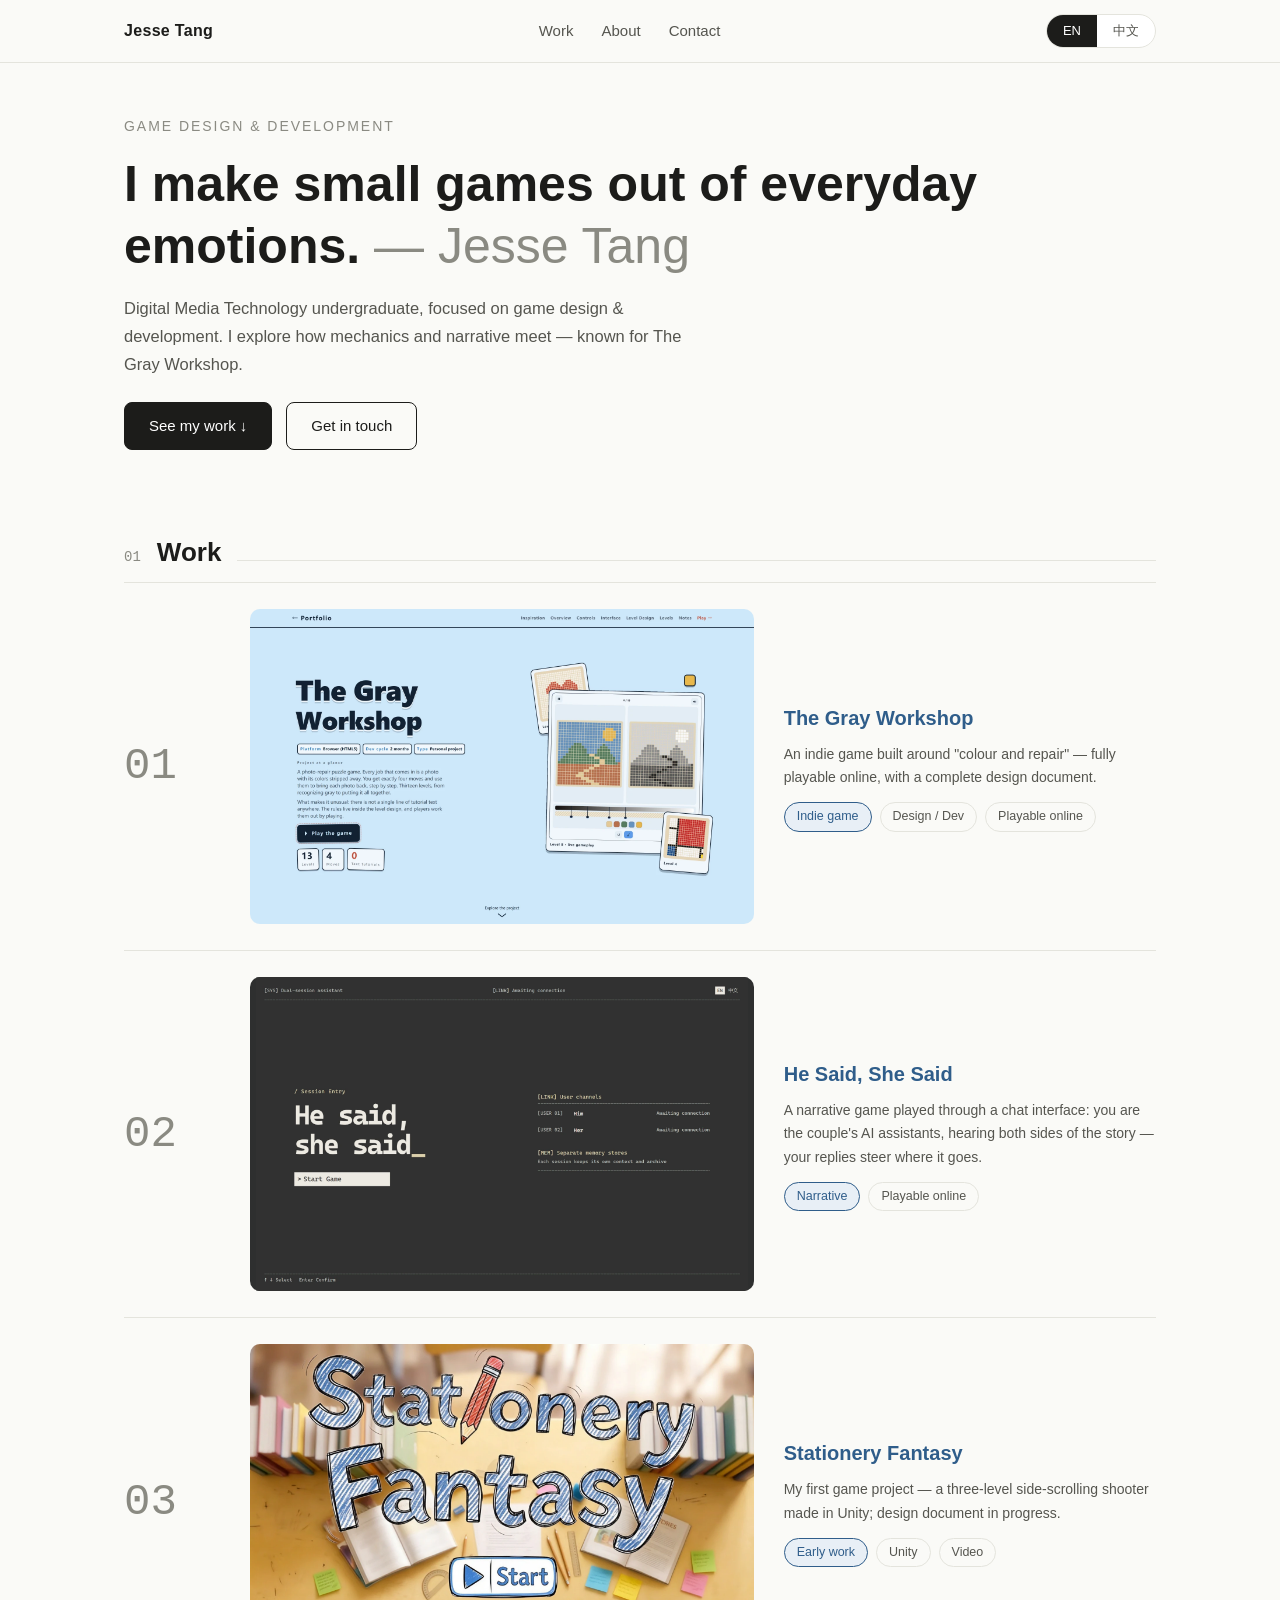
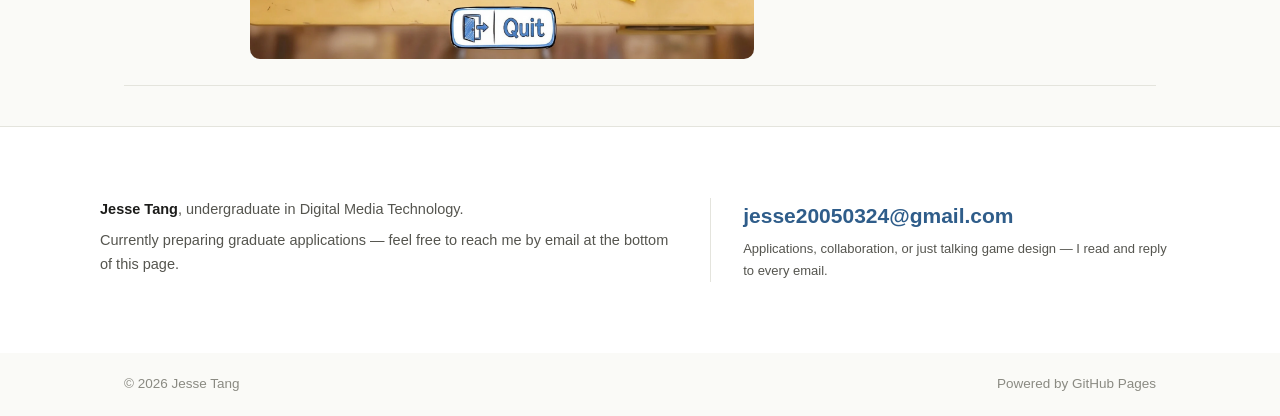
<file: index.html>
<!DOCTYPE html>
<html lang="zh-CN">
<head>
<meta charset="UTF-8">
<meta name="viewport" content="width=device-width, initial-scale=1.0">
<title>唐浩翔 Jesse — 游戏设计与开发</title>
<meta name="description" content="唐浩翔（Jesse）的个人作品集：游戏设计与开发方向，数字媒体技术本科在读。">
<style>
  :root{
    --ink:#1c1c1a; --ink-2:#55554f; --ink-3:#8a8a82;
    --paper:#fafaf7; --card:#ffffff; --line:#e4e4dd;
    --accent:#2f5d8a; --accent-soft:#e8eff6;
    --max:1080px;
  }
  *{margin:0;padding:0;box-sizing:border-box}
  html{scroll-behavior:smooth}
  @media (prefers-reduced-motion: reduce){ html{scroll-behavior:auto} *{transition:none!important} }
  body{font-family:-apple-system,BlinkMacSystemFont,"Segoe UI","PingFang SC","Microsoft YaHei",sans-serif;
    background:var(--paper); color:var(--ink); line-height:1.7; font-size:16px; -webkit-font-smoothing:antialiased}
  a{color:var(--accent); text-decoration:none}
  a:hover{text-decoration:underline}
  :focus-visible{outline:2px solid var(--accent); outline-offset:3px; border-radius:2px}
  .wrap{max-width:var(--max); margin:0 auto; padding:0 24px}
  .nav{position:sticky; top:0; z-index:50; background:rgba(250,250,247,.92); backdrop-filter:blur(8px); border-bottom:1px solid var(--line)}
  .nav-inner{max-width:var(--max); margin:0 auto; padding:14px 24px; display:flex; align-items:center; justify-content:space-between}
  .nav-logo{font-weight:600; color:var(--ink); letter-spacing:.02em}
  .nav-logo:hover{text-decoration:none}
  .nav-links{display:flex; gap:28px; list-style:none}
  .nav-links a{color:var(--ink-2); font-size:15px}
  .nav-links a:hover{color:var(--ink); text-decoration:none}
  .lang-switch{display:flex; border:1px solid var(--line); border-radius:99px; overflow:hidden; background:var(--card); flex-shrink:0}
  .lang-switch button{font:inherit; font-size:13px; padding:5px 16px; border:none; cursor:pointer; background:transparent; color:var(--ink-2)}
  .lang-switch button.active{background:var(--ink); color:#fff}
  /* 全站节奏收紧：段间距 44px */
  .hero{padding:52px 0 40px}
  .kicker{font-size:14px; color:var(--ink-3); letter-spacing:.14em; margin-bottom:14px}
  h1{font-size:clamp(32px,5vw,50px); line-height:1.25; font-weight:600}
  h1 .en{color:var(--ink-3); font-weight:400}
  .lead{margin-top:16px; max-width:560px; font-size:16.5px; color:var(--ink-2)}
  .cta{margin-top:24px; display:flex; gap:14px; flex-wrap:wrap}
  .btn{display:inline-block; padding:10px 24px; border-radius:8px; font-size:15px; border:1px solid var(--ink); color:var(--ink)}
  .btn:hover{text-decoration:none; background:var(--ink); color:#fff}
  .btn.primary{background:var(--ink); color:#fff}
  section{padding:40px 0}
  .sec-head{display:flex; align-items:baseline; gap:16px; margin-bottom:8px}
  .sec-head .no{font-family:ui-monospace,Consolas,monospace; font-size:14px; color:var(--ink-3)}
  .sec-head h2{font-size:26px; font-weight:600}
  .sec-head .line{flex:1; height:1px; background:var(--line)}
  /* 作品区：杂志式大编号横排 */
  .proj-row{display:grid; grid-template-columns:96px 1.15fr .85fr; gap:30px; align-items:center; padding:26px 0; border-top:1px solid var(--line); text-decoration:none}
  .proj-row:last-child{border-bottom:1px solid var(--line)}
  a.proj-row:hover{background:var(--card)}
  .p-no{font-family:ui-monospace,Consolas,monospace; font-size:clamp(34px,4vw,44px); font-weight:400; color:var(--ink-3); line-height:1}
  a.proj-row:hover .p-no{color:var(--accent)}
  .p-img{aspect-ratio:16/10; border-radius:10px; overflow:hidden; background:var(--accent-soft)}
  .p-img img{width:100%; height:100%; object-fit:cover; display:block; transition:transform .3s ease}
  .p-img.terminal-cover{background:#2e2f2f}
  .p-img.terminal-cover img{object-fit:contain}
  a.proj-row:hover .p-img img{transform:scale(1.03)}
  .p-body h3{font-size:20px; font-weight:600}
  .p-body h3 .en{font-weight:400; color:var(--ink-3); font-size:14px; margin-left:6px}
  .p-body p{margin-top:8px; font-size:14px; color:var(--ink-2)}
  .tags{margin-top:12px; display:flex; gap:8px; flex-wrap:wrap}
  .tag{font-size:12.5px; color:var(--ink-2); background:var(--paper); border:1px solid var(--line); border-radius:99px; padding:3px 12px}
  .tag.accent{color:var(--accent); border-color:var(--accent); background:var(--accent-soft)}
  /* 关于+联系：页脚上方一条紧凑条 */
  .strip{background:var(--card); border-top:1px solid var(--line)}
  .strip-grid{display:grid; grid-template-columns:1.1fr .9fr; gap:36px; padding:30px 0; align-items:center}
  .about-text p{margin-bottom:6px; color:var(--ink-2); font-size:14.5px}
  .about-text p strong{color:var(--ink)}
  .strip-mail{border-left:1px solid var(--line); padding-left:32px}
  .strip-mail .big-mail{font-size:clamp(16px,2.4vw,21px); font-weight:600; word-break:break-all}
  .strip-mail p{margin-top:4px; color:var(--ink-2); font-size:13px}
  footer{padding:20px 0; color:var(--ink-3); font-size:13.5px}
  footer .wrap{display:flex; justify-content:space-between; flex-wrap:wrap; gap:8px}
  @media (max-width:760px){
    .proj-row{grid-template-columns:1fr; gap:14px}
    .p-no{font-size:28px}
    .strip-grid{grid-template-columns:1fr; gap:16px}
    .strip-mail{border-left:none; padding-left:0}
    .nav-inner{flex-wrap:wrap; gap:14px}
    .nav-links{gap:18px}
  }
</style>
</head>
<body>
<nav class="nav" aria-label="主导航">
  <div class="nav-inner">
    <a class="nav-logo" href="#top" data-i18n="logo">唐浩翔 Jesse</a>
    <ul class="nav-links">
      <li><a href="#work" data-i18n="navWork">作品</a></li>
      <li><a href="#about" data-i18n="navAbout">关于</a></li>
      <li><a href="#contact" data-i18n="navContact">联系</a></li>
    </ul>
    <div class="lang-switch" role="group" aria-label="Language">
      <button type="button" id="langEn" class="active">EN</button>
      <button type="button" id="langZh">中文</button>
    </div>
  </div>
</nav>
<header class="hero" id="top">
  <div class="wrap">
    <p class="kicker">GAME DESIGN &amp; DEVELOPMENT</p>
    <h1 data-i18n-html="h1">把日常情绪，<br>做成能玩的小游戏。<span class="en"> — 唐浩翔 / Jesse</span></h1>
    <p class="lead" data-i18n="lead">数字媒体技术本科在读，游戏设计与开发方向。关注玩法机制与叙事的结合，代表作《灰度修理铺》。</p>
    <div class="cta">
      <a class="btn primary" href="#work" data-i18n="ctaWork">看作品 ↓</a>
      <a class="btn" href="#contact" data-i18n="ctaContact">联系我</a>
    </div>
  </div>
</header>
<main>
  <section id="work">
    <div class="wrap">
      <div class="sec-head"><span class="no">01</span><h2 data-i18n="workTitle">作品</h2><span class="line"></span></div>
      <a class="proj-row" href="grayrepair/" aria-label="查看灰度修理铺作品详情">
        <div class="p-no">01</div>
        <div class="p-img"><img src="grayrepair/portfolio-cover-1080.webp" alt="灰度修理铺介绍页首屏" loading="lazy"></div>
        <div class="p-body">
          <h3 data-i18n-html="g1t">灰度修理铺<span class="en">The Gray Workshop</span></h3>
          <p data-i18n="g1d">一款围绕"色彩与修理"机制的独立游戏，在线上可以完整试玩，配套设计文书完整可读。</p>
          <div class="tags">
            <span class="tag accent" data-i18n="g1a">独立游戏</span>
            <span class="tag" data-i18n="g1b">设计 / 开发</span>
            <span class="tag" data-i18n="g1c">线上可玩</span>
          </div>
        </div>
      </a>
      <a class="proj-row" href="he-said-she-said/" aria-label="查看 He Said, She Said 作品详情">
        <div class="p-no">02</div>
        <div class="p-img terminal-cover"><img src="he-said-she-said/portfolio-cover-1080.webp" alt="He Said, She Said 终端开始界面" loading="lazy"></div>
        <div class="p-body">
          <h3>He Said, She Said</h3>
          <p data-i18n="g2d">一款以聊天界面展开的叙事游戏：你扮演情侣二人的 AI 助手，分别听两边的说法，回复影响故事走向。</p>
          <div class="tags">
            <span class="tag accent" data-i18n="g2a">叙事游戏</span>
            <span class="tag" data-i18n="g2c">线上可玩</span>
          </div>
        </div>
      </a>
      <a class="proj-row" href="stationery-fantasy/" aria-label="查看文具幻想作品详情">
        <div class="p-no">03</div>
        <div class="p-img"><img src="stationery-fantasy/portfolio-cover-1080.webp" alt="文具幻想游戏主界面" loading="lazy"></div>
        <div class="p-body">
          <h3 data-i18n-html="g3t">文具幻想<span class="en">Stationery Fantasy</span></h3>
          <p data-i18n="g3d">我的第一个游戏项目，Unity 制作的三关横版射击游戏；设计文书整理中。</p>
          <div class="tags">
            <span class="tag accent" data-i18n="g3a">早期作品</span>
            <span class="tag">Unity</span>
            <span class="tag" data-i18n="g3c">视频</span>
          </div>
        </div>
      </a>
    </div>
  </section>
  <section class="strip" id="about">
    <div class="wrap strip-grid">
      <div class="about-text">
        <p><strong data-i18n="bioName">唐浩翔（Jesse）</strong><span data-i18n="bio1">，数字媒体技术专业本科在读。</span></p>
        <p data-i18n="bio2">目前正在准备研究生申请，欢迎通过邮箱与我联系。</p>
      </div>
      <div class="strip-mail" id="contact">
        <a class="big-mail" href="mailto:jesse20050324@gmail.com">jesse20050324@gmail.com</a>
        <p data-i18n="contactNote">申请、合作或只是聊聊游戏设计，都欢迎直接写信给我，我会认真回复每一封。</p>
      </div>
    </div>
  </section>
</main>
<footer>
  <div class="wrap">
    <span data-i18n="footLeft">© 2026 唐浩翔 Jesse</span>
    <span>Powered by GitHub Pages</span>
  </div>
</footer>
<script>
var I18N = {
  en: {
    _title: "Jesse Tang — Game Design & Development",
    logo: "Jesse Tang",
    navWork: "Work", navAbout: "About", navContact: "Contact",
    h1: "I make small games out of everyday emotions.<span class=\"en\"> — Jesse Tang</span>",
    lead: "Digital Media Technology undergraduate, focused on game design & development. I explore how mechanics and narrative meet — known for The Gray Workshop.",
    ctaWork: "See my work ↓", ctaContact: "Get in touch",
    workTitle: "Work",
    g1t: "The Gray Workshop",
    g1d: "An indie game built around \"colour and repair\" — fully playable online, with a complete design document.",
    g1a: "Indie game", g1b: "Design / Dev", g1c: "Playable online",
    g2d: "A narrative game played through a chat interface: you are the couple's AI assistants, hearing both sides of the story — your replies steer where it goes.",
    g2a: "Narrative", g2c: "Playable online",
    g3t: "Stationery Fantasy",
    g3d: "My first game project — a three-level side-scrolling shooter made in Unity; design document in progress.",
    g3a: "Early work", g3c: "Video",
    aboutTitle: "About",
    bioName: "Jesse Tang",
    bio1: ", undergraduate in Digital Media Technology.",
    bio2: "Currently preparing graduate applications — feel free to reach me by email at the bottom of this page.",
    contactTitle: "Contact",
    contactNote: "Applications, collaboration, or just talking game design — I read and reply to every email.",
    footLeft: "© 2026 Jesse Tang"
  },
  zh: {
    _title: "唐浩翔 Jesse — 游戏设计与开发",
    logo: "唐浩翔 Jesse",
    navWork: "作品", navAbout: "关于", navContact: "联系",
    h1: "把日常情绪，<br>做成能玩的小游戏。<span class=\"en\"> — 唐浩翔 / Jesse</span>",
    lead: "数字媒体技术本科在读，游戏设计与开发方向。关注玩法机制与叙事的结合，代表作《灰度修理铺》。",
    ctaWork: "看作品 ↓", ctaContact: "联系我",
    workTitle: "作品",
    g1t: "灰度修理铺<span class=\"en\">The Gray Workshop</span>",
    g1d: "一款围绕\"色彩与修理\"机制的独立游戏，在线上可以完整试玩，配套设计文书完整可读。",
    g1a: "独立游戏", g1b: "设计 / 开发", g1c: "线上可玩",
    g2d: "一款以聊天界面展开的叙事游戏：你扮演情侣二人的 AI 助手，分别听两边的说法，回复影响故事走向。",
    g2a: "叙事游戏", g2c: "线上可玩",
    g3t: "文具幻想<span class=\"en\">Stationery Fantasy</span>",
    g3d: "我的第一个游戏项目，Unity 制作的三关横版射击游戏；设计文书整理中。",
    g3a: "早期作品", g3c: "视频",
    aboutTitle: "关于我",
    bioName: "唐浩翔（Jesse）",
    bio1: "，数字媒体技术专业本科在读。",
    bio2: "目前正在准备研究生申请，欢迎通过页面底部的邮箱与我联系。",
    contactTitle: "联系",
    contactNote: "申请、合作或只是聊聊游戏设计，都欢迎直接写信给我，我会认真回复每一封。",
    footLeft: "© 2026 唐浩翔 Jesse"
  }
};

function applyLang(l){
  var d = I18N[l === "zh" ? "zh" : "en"];
  document.documentElement.lang = (l === "zh") ? "zh-CN" : "en";
  document.title = d._title;
  var t1 = document.querySelectorAll("[data-i18n]");
  for (var i = 0; i < t1.length; i++){
    var k = t1[i].getAttribute("data-i18n");
    if (d[k] !== undefined) t1[i].textContent = d[k];
  }
  var t2 = document.querySelectorAll("[data-i18n-html]");
  for (var j = 0; j < t2.length; j++){
    var k2 = t2[j].getAttribute("data-i18n-html");
    if (d[k2] !== undefined) t2[j].innerHTML = d[k2];
  }
  document.getElementById("langEn").classList.toggle("active", l !== "zh");
  document.getElementById("langZh").classList.toggle("active", l === "zh");
  try { localStorage.setItem("site-lang", l); } catch(e) {}
}

var saved = "en";
try { saved = localStorage.getItem("site-lang") || "en"; } catch(e) {}
applyLang(saved);
document.getElementById("langEn").addEventListener("click", function(){ applyLang("en"); });
document.getElementById("langZh").addEventListener("click", function(){ applyLang("zh"); });
</script>
</body>
</html>
</file>
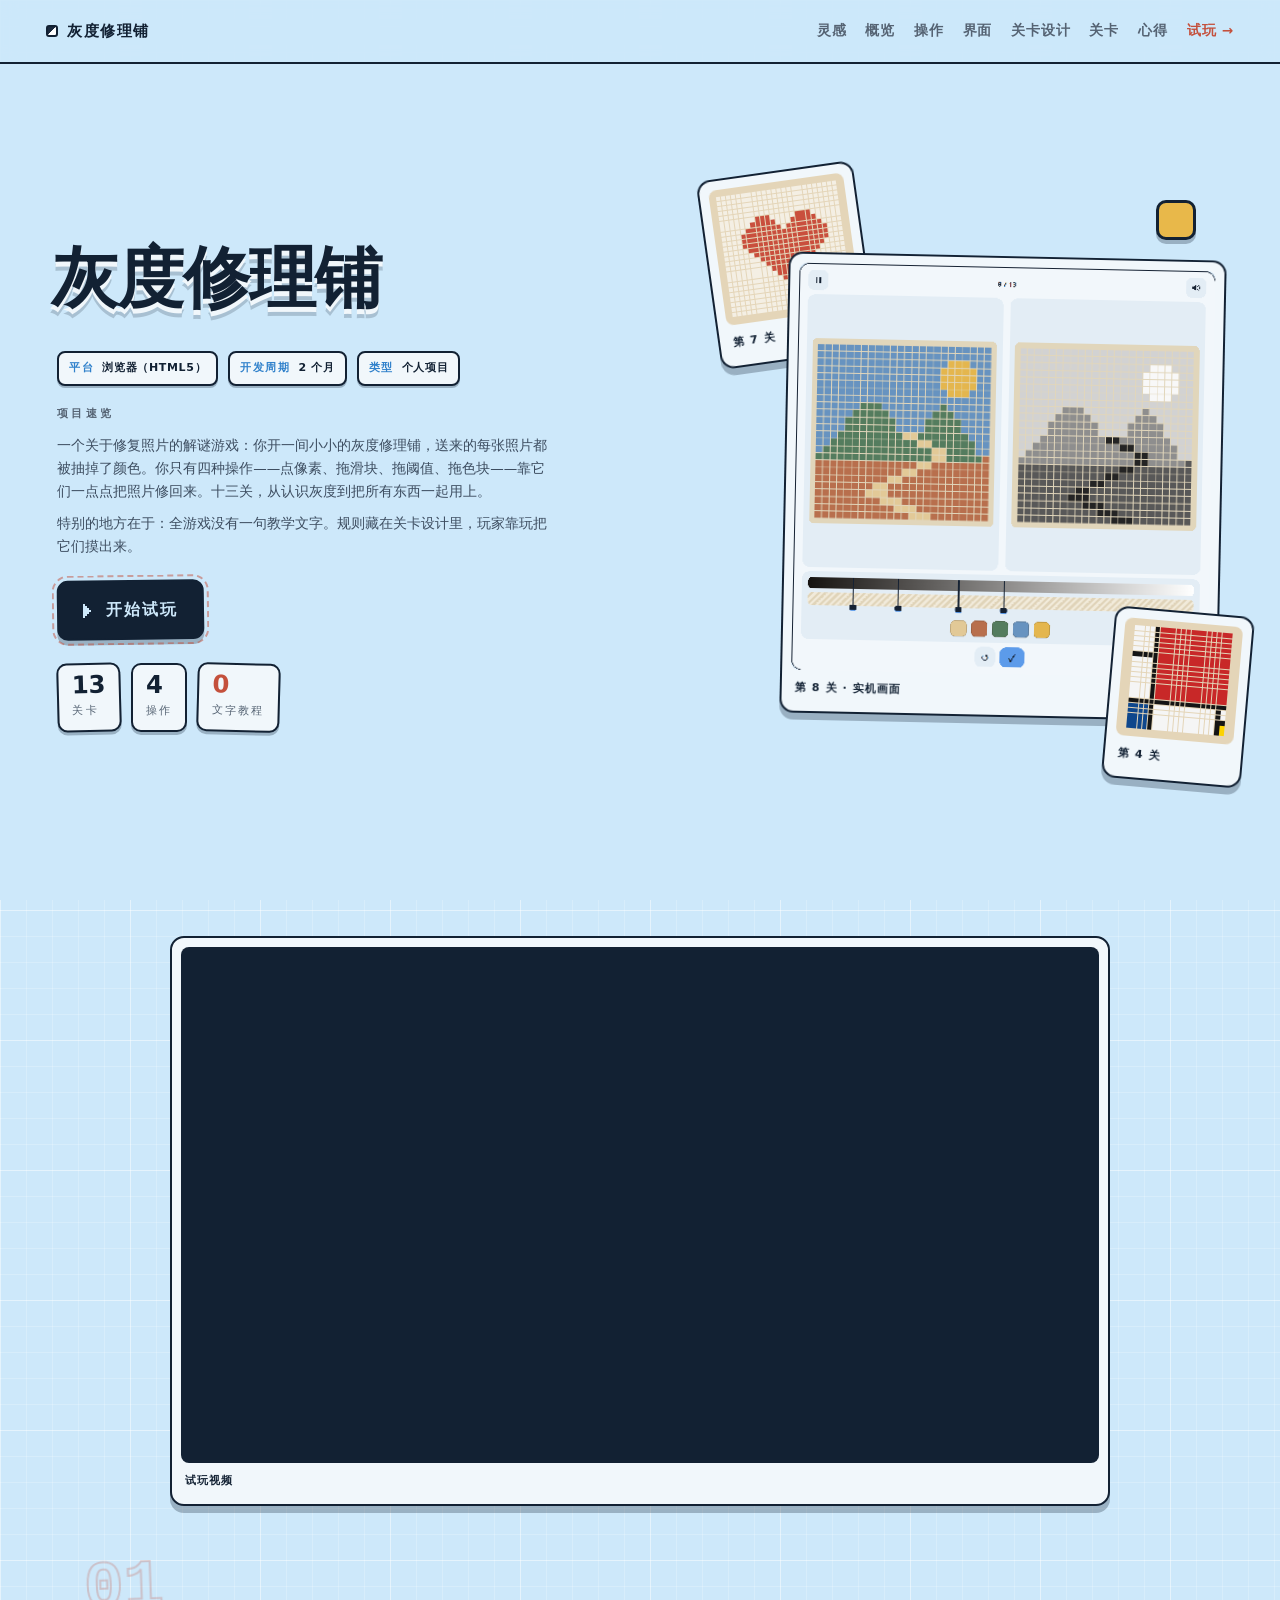
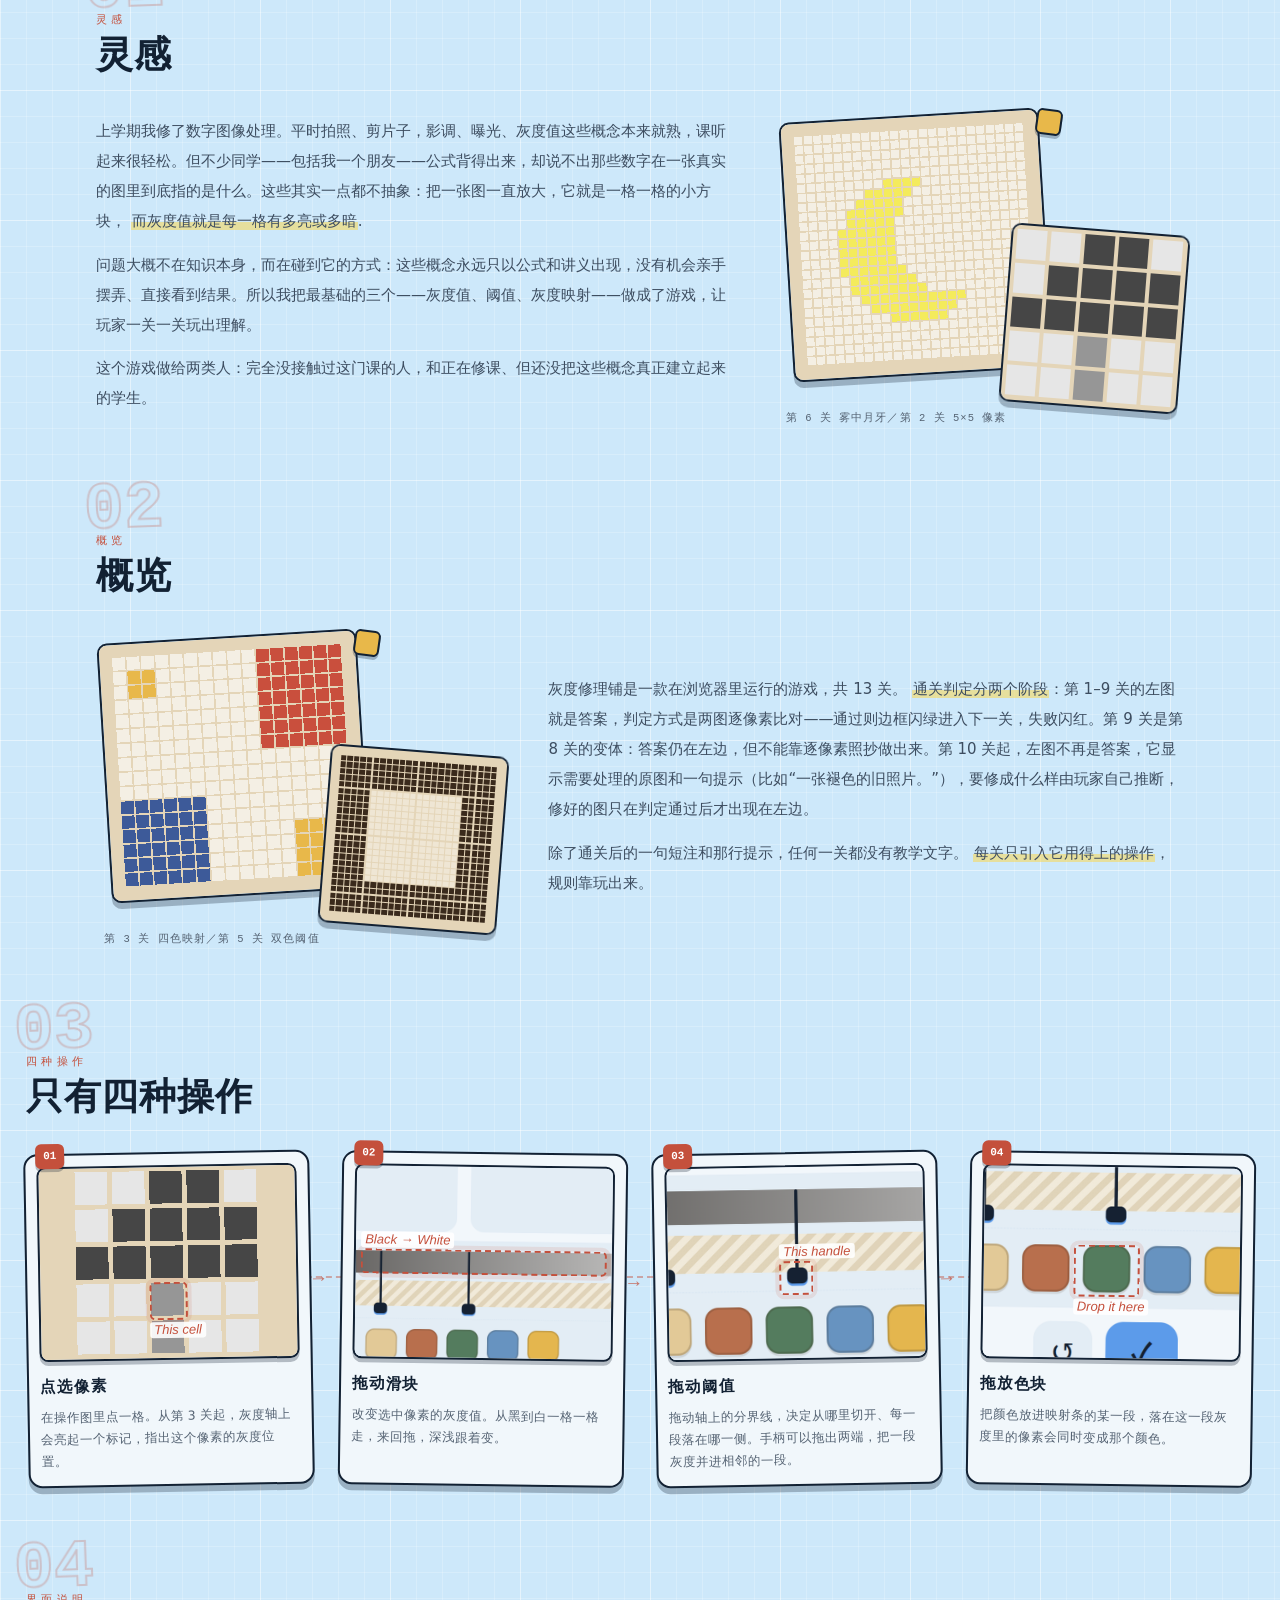
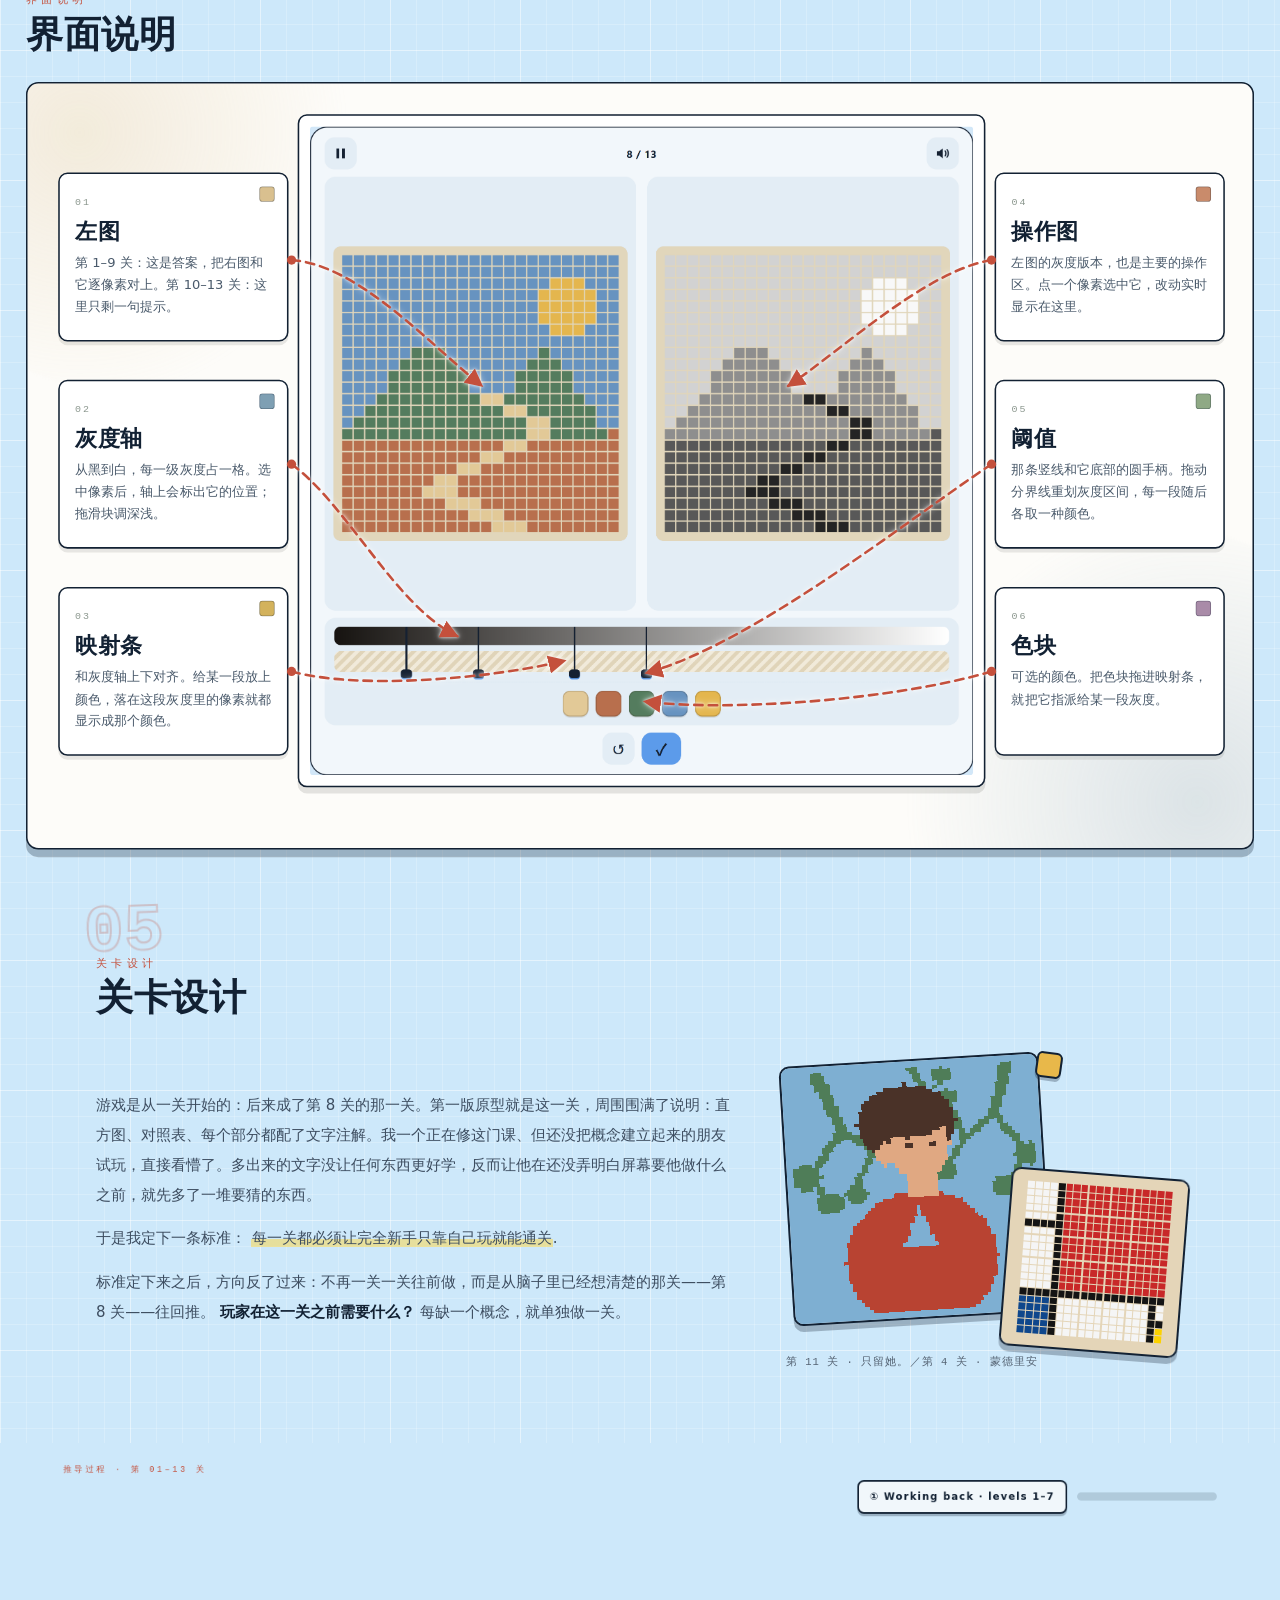
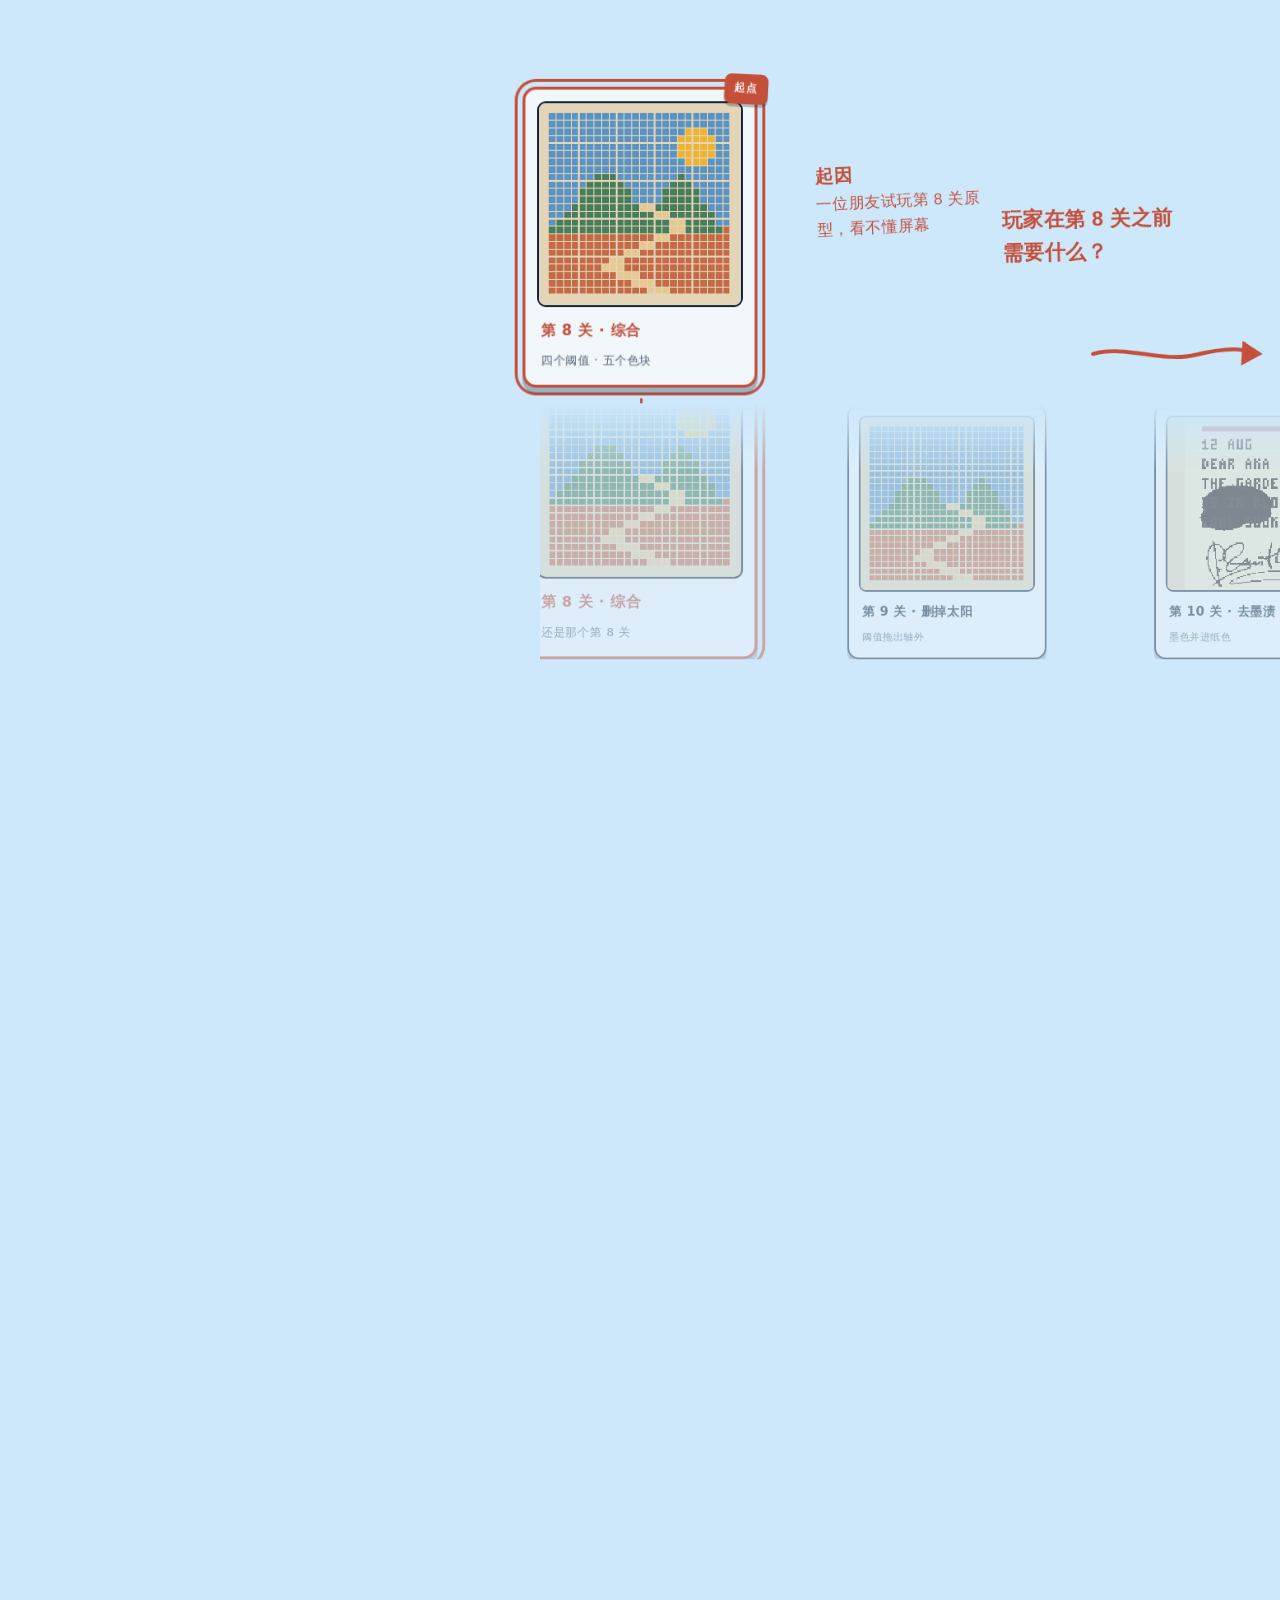
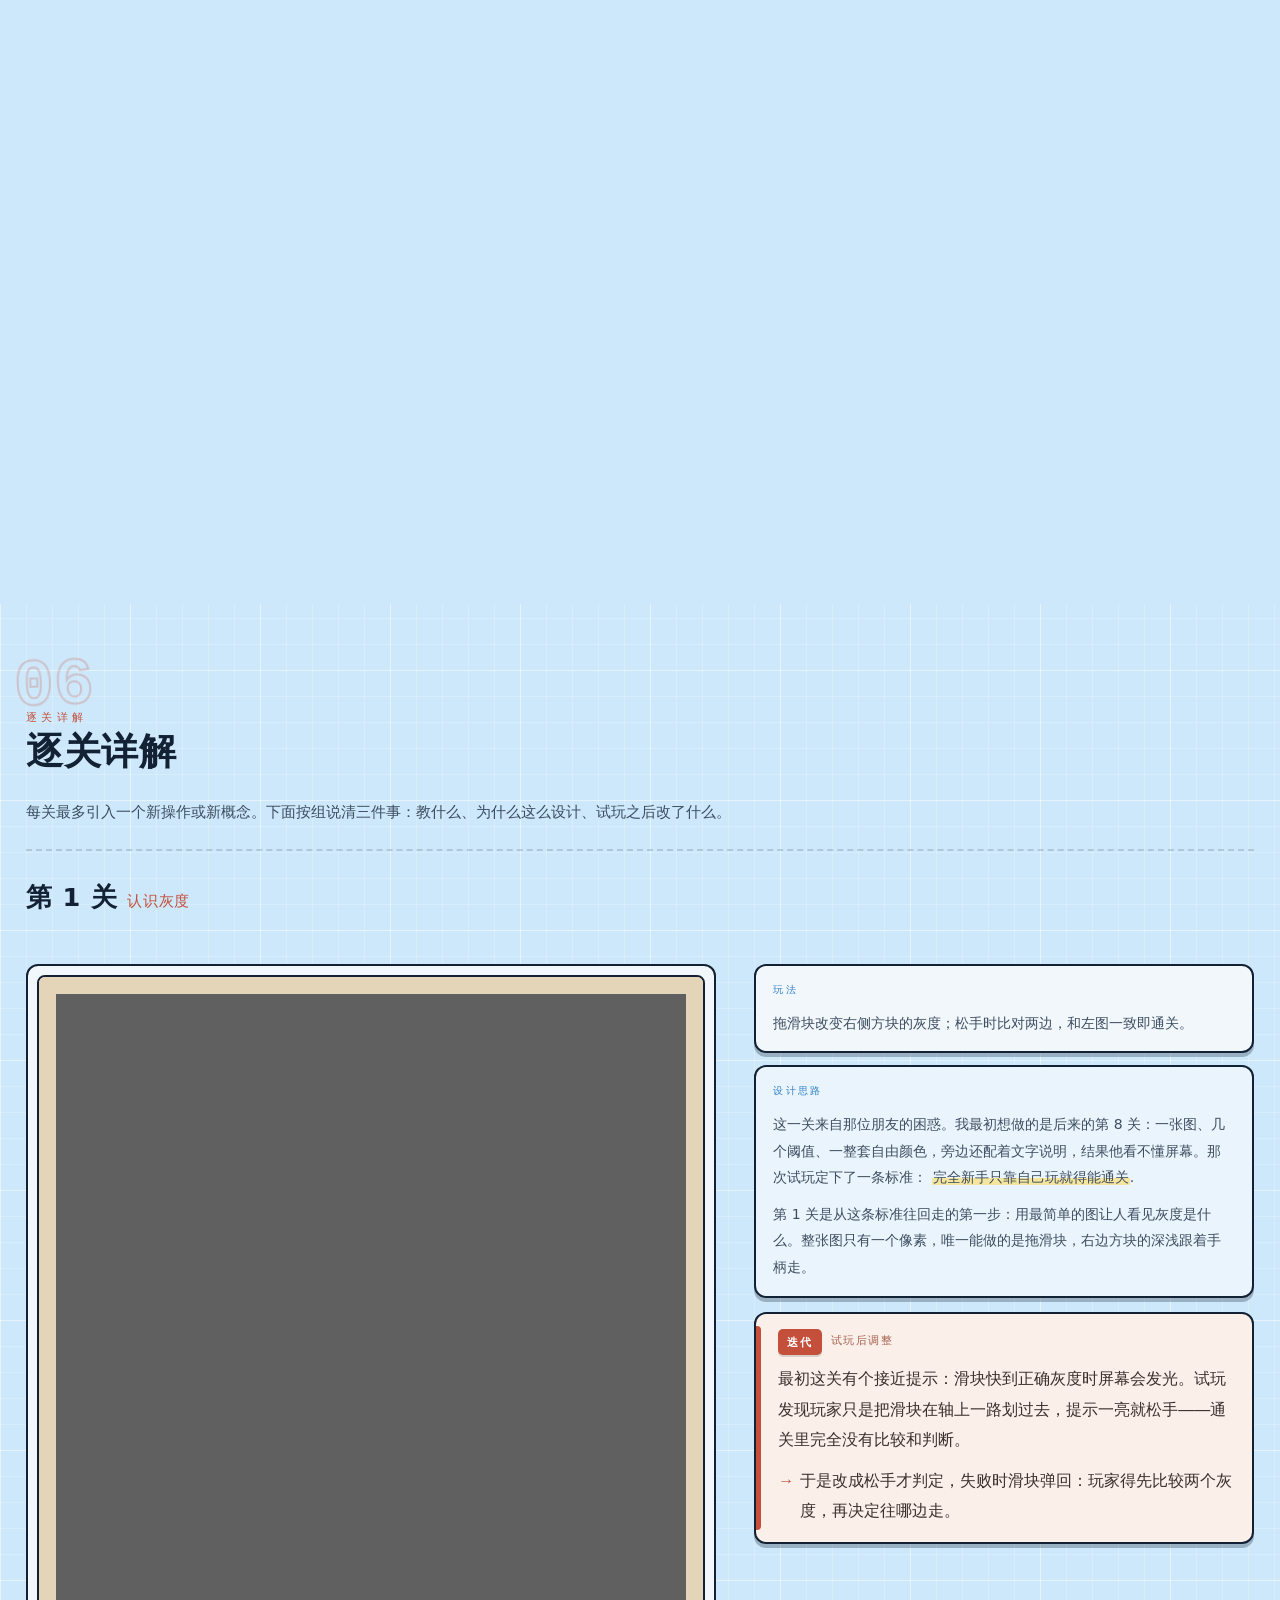
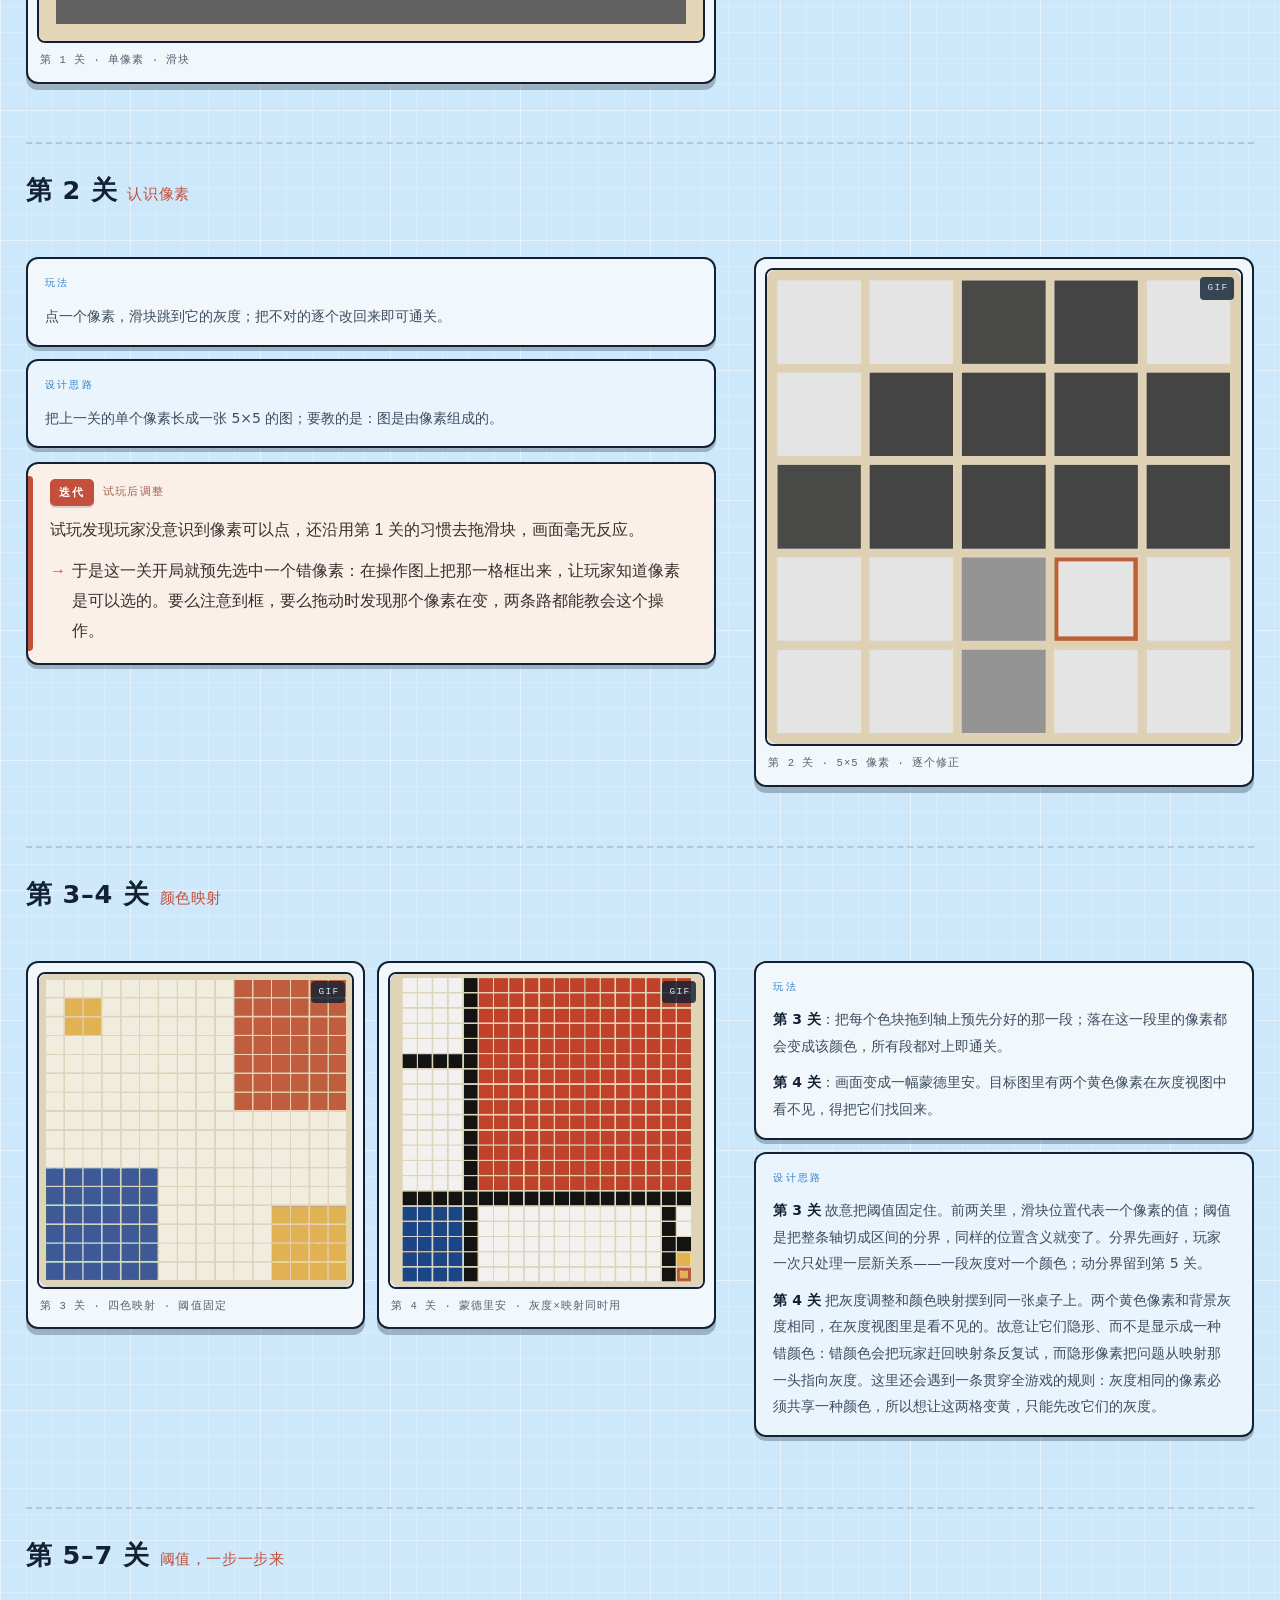
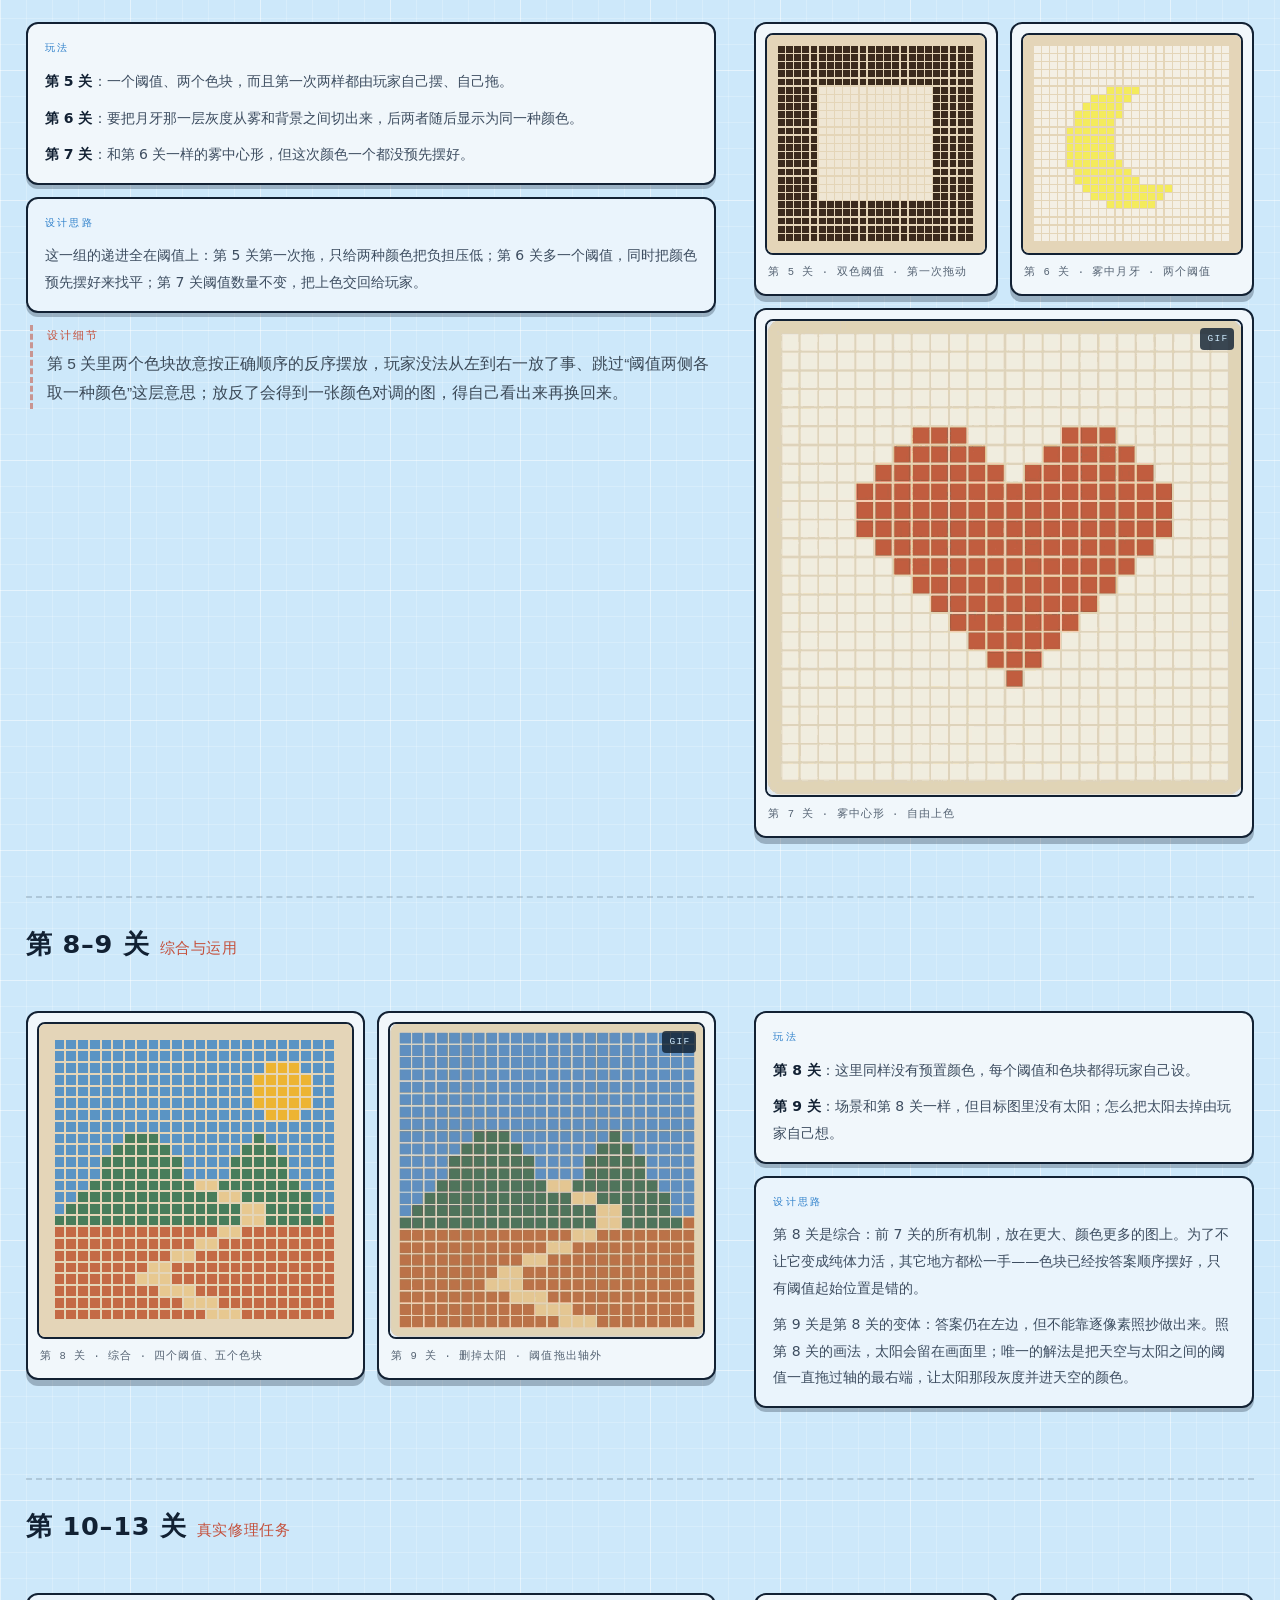
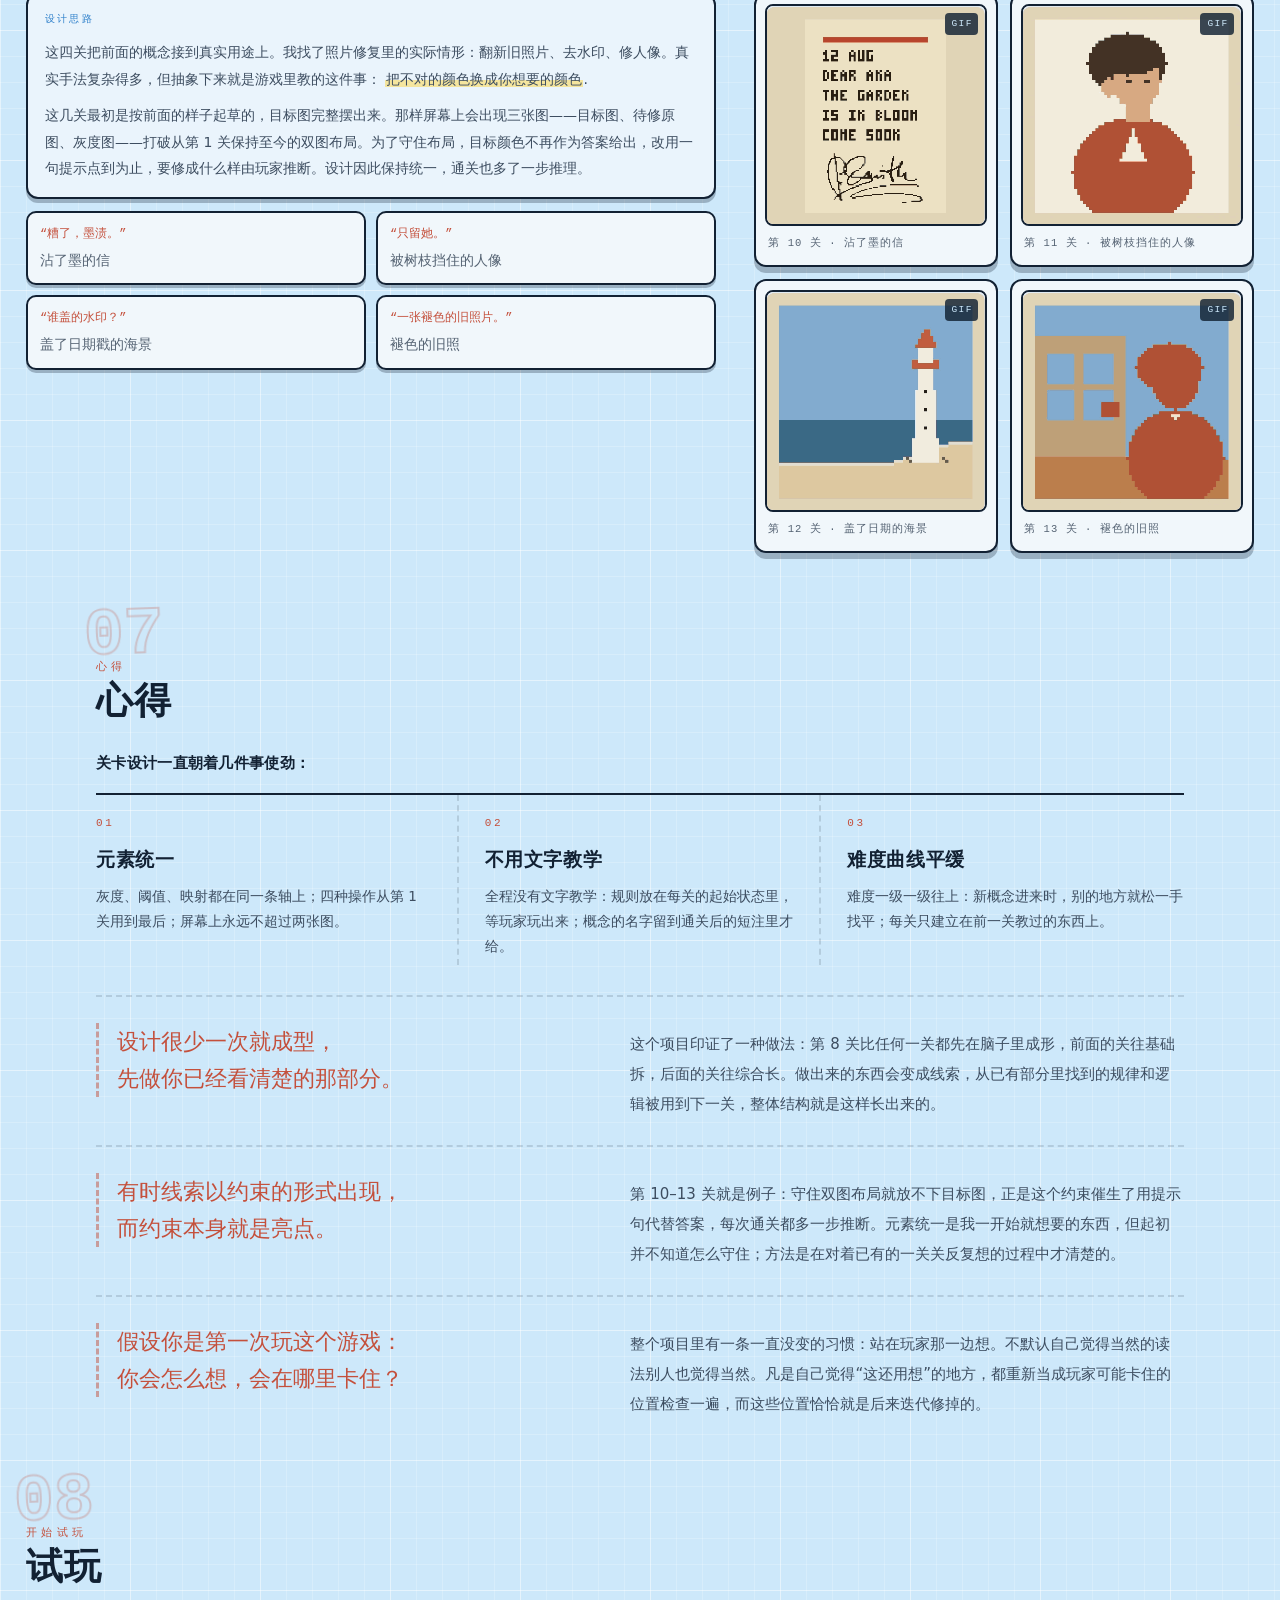
<file: grayrepair-cn/index.html>
<!DOCTYPE html>
<html lang="zh-CN">
<head>
<meta charset="UTF-8">
<meta name="viewport" content="width=device-width, initial-scale=1.0">
<title>灰度修理铺 — 游戏设计作品集</title>
<meta name="description" content="灰度修理铺：一款在浏览器里运行的照片修复解谜游戏，用玩的方式讲清数字图像处理的基础概念。13 关，全程没有文字教学。">
<meta name="robots" content="noindex, nofollow">
<style>
:root {
  --paper: #cde8fa;
  --card: #f1f7fb;
  --ink: #122133;
  --ink-soft: #3d4d60;
  --muted: #556373;
  --accent: #449df0;
  --accent-deep: #3081cb;
  --red: #c4503c;
  --line: #a9cdec;
  --shadow: rgba(18,33,51,.28);
  --mark: rgba(255,214,64,.5);
  --grid: rgba(255,255,255,.2);
  --grid-strong: rgba(255,255,255,.36);
  --warm: #fdfcf9;
  --sans: system-ui, -apple-system, "Segoe UI", "PingFang SC", "Microsoft YaHei", Arial, sans-serif;
  --head: "Segoe UI", "PingFang SC", "Microsoft YaHei", system-ui, -apple-system, Arial, sans-serif;
  --mono: "JetBrains Mono", "Cascadia Code", Consolas, "Courier New", monospace;
  --hand: "PingFang SC", "Microsoft YaHei", "Segoe UI", sans-serif;
  --spring: cubic-bezier(.34,1.45,.5,1);
  --out: cubic-bezier(.22,.8,.28,1);
  --navh: 64px;
}
* { margin: 0; padding: 0; box-sizing: border-box; }
html { scroll-behavior: smooth; }
body {
  font-family: var(--sans);
  color: var(--ink);
  font-size: 16px;
  line-height: 1.9;
  overflow-x: hidden;
  background-color: var(--paper);
  background-image:
    linear-gradient(var(--grid-strong) 1px, transparent 1px),
    linear-gradient(90deg, var(--grid-strong) 1px, transparent 1px),
    linear-gradient(var(--grid) 1px, transparent 1px),
    linear-gradient(90deg, var(--grid) 1px, transparent 1px);
  background-size: 130px 130px, 130px 130px, 26px 26px, 26px 26px;
}
h1, h2, h3 { font-family: var(--head); }
img { display: block; }
.px { image-rendering: pixelated; }
.mono { font-family: var(--mono); }
.kai { font-family: var(--hand); }
mark, .mark {
  background: linear-gradient(transparent 58%, var(--mark) 58%);
  color: inherit; padding: 0 1px;
}

.site-head {
  position: sticky; top: 0; z-index: 60;
  height: var(--navh);
  background: rgba(205,232,250,.9);
  backdrop-filter: blur(8px);
  border-bottom: 2px solid var(--ink);
}
.progress {
  position: absolute; left: 0; bottom: -2px; height: 3px; width: 0;
  background: var(--red); z-index: 2;
}
.head-inner {
  max-width: 1240px; height: 100%; margin: 0 auto;
  display: flex; align-items: center; justify-content: space-between; gap: 12px;
  padding: 0 26px;
}
.brand {
  display: flex; align-items: center;
  color: var(--ink); text-decoration: none;
  font-weight: 900; letter-spacing: .1em; white-space: nowrap;
  font-size: 15px;
}
.brand-dot {
  display: inline-block; width: 12px; height: 12px; margin-right: 9px;
  border: 2px solid var(--ink); border-radius: 3px;
  background: linear-gradient(135deg, #1b2a3d 0 50%, #fff 50% 100%);
  transition: rotate .6s var(--spring);
}
.brand:hover .brand-dot { rotate: 135deg; }
.site-nav { display: flex; align-items: center; flex-wrap: wrap; justify-content: flex-end; }
.site-nav a {
  position: relative; margin-left: 19px;
  color: var(--muted); text-decoration: none;
  font-size: 13.5px; font-weight: 600; letter-spacing: .06em;
  transition: color .2s ease;
}
.site-nav a::after {
  content: ""; position: absolute; left: 0; right: 0; bottom: -6px; height: 2px;
  background: var(--red); transform: scaleX(0); transform-origin: left;
  transition: transform .32s var(--out);
}
.site-nav a:hover, .site-nav a.active { color: var(--red); }
.site-nav a:hover::after, .site-nav a.active::after { transform: scaleX(1); }
.site-nav a.nav-play { color: var(--red); font-weight: 800; }
.site-nav a.nav-play::after { display: none; }

.hero {
  position: relative;
  min-height: calc(100svh - var(--navh));
  padding: clamp(28px,5vh,64px) 4.5vw clamp(28px,4vh,48px) 4vw;
  display: flex; flex-direction: column; justify-content: center;
  background: var(--paper);
  overflow: hidden;
}
.hero .b-grid {
  display: grid;
  grid-template-columns: 1fr minmax(0, clamp(452px,19vw,524px));
  gap: clamp(52px,6.5vw,150px);
  align-items: center;
  width: 100%; max-width: 1700px; margin: 0 auto;
}
.hero .title {
  font-weight: 900;
  font-size: clamp(50px,5.2vw,100px);
  letter-spacing: -.015em; line-height: 1.14;
  text-shadow: 0 5px 0 #f1f7fb, 0 9px 0 rgba(18,33,51,.2);
  margin-bottom: 34px;
}
.hero .facts { display: flex; flex-wrap: wrap; gap: 10px; margin: 0 0 18px 6px; list-style: none; }
.hero .facts li {
  display: flex; align-items: baseline; gap: 8px;
  background: var(--card); border: 2px solid var(--ink); border-radius: 8px;
  box-shadow: 0 2px 0 var(--shadow);
  padding: 5px 10px; font-size: 11px; font-weight: 600; letter-spacing: .06em;
}
.hero .facts b { font-weight: 700; color: var(--accent-deep); letter-spacing: .14em; }
.hero .overview { max-width: 500px; margin: 0 0 24px 6px; }
.hero .overview h2 {
  font-size: 11px; font-weight: 700; letter-spacing: .3em; color: var(--muted); margin-bottom: 9px;
}
.hero .overview p { font-size: clamp(13.5px,.75vw,15px); line-height: 1.72; }
.hero .overview p + p { margin-top: .6em; }
.hero .nums { display: flex; gap: 10px; list-style: none; flex-wrap: wrap; margin-left: 6px; }
.hero .nums li {
  background: var(--card); border: 2px solid var(--ink); border-radius: 10px;
  box-shadow: 0 3px 0 var(--shadow); padding: 8px 13px;
}
.hero .nums li:nth-child(1) { rotate: -1.5deg; }
.hero .nums li:nth-child(3) { rotate: 1.5deg; }
.hero .nums b { display: block; font-size: clamp(24px,1.9vw,30px); font-weight: 900; line-height: 1; }
.hero .nums span { display: block; margin-top: 4px; font-size: 11px; letter-spacing: .2em; color: var(--muted); }
.hero .nums .zero b { color: var(--red); }
.hero .b-stack { position: relative; padding: 34px 0 34px 14px; }
.hero .card {
  background: var(--card); border: 2px solid var(--ink); border-radius: 14px;
  box-shadow: 0 7px 0 var(--shadow); padding: 9px;
}
.hero .card img { width: 100%; height: auto; border-radius: 8px; }
.hero .card figcaption { padding: 8px 4px 3px; font-size: 11px; font-weight: 600; letter-spacing: .1em; }
.hero .card-main { rotate: 1.2deg; z-index: 2; position: relative; }
.hero .card-side1 { position: absolute; width: 35%; left: -62px; top: -52px; rotate: -8deg; z-index: 1; }
.hero .card-side2 { position: absolute; width: 31%; right: -26px; bottom: -32px; rotate: 5deg; z-index: 3; }
.hero .sun {
  position: absolute; top: -22px; right: 26px; width: 40px; height: 40px;
  background: #e8b84a; border: 3px solid var(--ink); border-radius: 10px;
  box-shadow: 0 4px 0 var(--shadow); z-index: 4;
}
.hero-cta { display: flex; align-items: center; gap: 16px; flex-wrap: wrap; margin: -2px 0 22px 6px; }
.btn-play {
  position: relative; display: inline-flex; align-items: center; gap: 11px;
  padding: 13px 24px 13px 20px;
  background: var(--ink); color: var(--paper); text-decoration: none;
  border: 2px solid var(--ink); border-radius: 11px;
  box-shadow: 0 5px 0 var(--shadow);
  font-size: 16px; font-weight: 900; letter-spacing: .12em;
  rotate: -.8deg;
  transition: translate .3s var(--spring), rotate .3s var(--spring),
              box-shadow .3s var(--out), background .3s ease;
}
.btn-play::before {
  content: ""; position: absolute; inset: -7px; border-radius: 16px;
  border: 2px dashed rgba(196,80,60,.5); pointer-events: none;
}
.btn-play .tri { flex: none; }
.btn-play:hover { translate: 0 -4px; rotate: 0deg; box-shadow: 0 9px 0 var(--shadow); background: #0b1725; }
.btn-play:active { translate: 0 -1px; box-shadow: 0 3px 0 var(--shadow); }

main { position: relative; }
.sec {
  position: relative;
  max-width: 1140px;
  margin: clamp(104px,11vh,140px) auto 0;
  padding: 0 26px;
  scroll-margin-top: calc(var(--navh) + 20px);
}
.sec-wide { max-width: 1280px; }
.sec-head {
  position: relative; z-index: 1;
  display: flex; align-items: flex-end; gap: 16px;
  margin-bottom: 26px;
}
.sec-ghost {
  position: absolute; top: -54px; left: -12px;
  font-size: clamp(2.9rem,5.2vw,4.8rem); font-weight: 800; line-height: 1;
  color: transparent;
  -webkit-text-stroke: 2px rgba(196,80,60,.26);
  pointer-events: none; user-select: none;
  rotate: -2deg;
  z-index: 0;
}
.sec-en {
  color: var(--red); letter-spacing: .4em; font-size: .68rem;
  text-transform: uppercase; margin-bottom: 3px; font-family: var(--mono);
}
.sec-head h2 {
  font-size: clamp(1.7rem,3vw,2.3rem); font-weight: 900;
  letter-spacing: .02em; line-height: 1.15;
}
.sec-lead { max-width: 760px; margin-bottom: 22px; font-size: clamp(14.5px,.95vw,16px); color: var(--ink-soft); }
p { color: var(--ink-soft); }
.sec b, .sec strong { color: var(--ink); }

.asym-row {
  display: grid;
  grid-template-columns: minmax(0,1.22fr) minmax(0,.78fr);
  gap: clamp(26px,3.6vw,58px);
  align-items: center;
  margin: 10px 0 26px;
}
.asym-row.flip { grid-template-columns: minmax(0,.78fr) minmax(0,1.22fr); }
.asym-row.flip .asym-text { order: 2; }
.asym-row.flip .asym-art { order: 1; }
.sec-video { margin-top: clamp(28px,4vh,56px); }
.video-row { display: flex; justify-content: center; }
.video-frame {
  width: min(940px, 100%);
  background: var(--card); border: 2px solid var(--ink); border-radius: 14px;
  box-shadow: 0 7px 0 var(--shadow); padding: 9px;
}
.video-frame .vbox { border-radius: 8px; overflow: hidden; aspect-ratio: 16/9; background: var(--ink); }
.video-frame iframe { display: block; width: 100%; height: 100%; border: 0; }
.video-frame .video-cap { padding: 8px 4px 3px; font-size: 11px; font-weight: 600; letter-spacing: .1em; }
.asym-text p { font-size: clamp(15px,.98vw,16.5px); line-height: 2; }
.asym-text p + p { margin-top: .9em; }
.asym-art { position: relative; aspect-ratio: 5 / 4; }
.asym-art img {
  border: 2px solid var(--ink); border-radius: 10px;
  box-shadow: 0 6px 0 var(--shadow);
  background: #fff;
}
.asym-art .aa-1 { position: absolute; width: 64%; left: 2%; top: 4%; rotate: -3.5deg; z-index: 1; }
.asym-art .aa-2 { position: absolute; width: 44%; right: 0; bottom: 6%; rotate: 4.5deg; z-index: 2; }
.asym-art .aa-chip {
  position: absolute; right: 30%; top: 2%; width: 26px; height: 26px;
  background: #e8b84a; border: 2px solid var(--ink); border-radius: 6px;
  box-shadow: 0 3px 0 var(--shadow); z-index: 3; rotate: 8deg;
}
.asym-art .aa-cap {
  position: absolute; left: 2%; bottom: -2px;
  font-size: 10.5px; letter-spacing: .1em; color: var(--muted); z-index: 3;
}

.ops-rail {
  position: relative;
  display: grid; grid-template-columns: repeat(4,minmax(0,1fr));
  gap: clamp(20px,2.2vw,34px);
  margin: 34px 0 8px;
}
.ops-rail::before {
  content: ""; position: absolute; left: 4%; right: 4%; top: 37%;
  border-top: 2px dashed rgba(196,80,60,.45); z-index: 0;
}
.op::after {
  content: "→"; position: absolute; right: -19px; top: 33%;
  font-family: var(--hand); font-size: 19px; color: var(--red);
  opacity: .75; z-index: 2;
}
.op:last-child::after { display: none; }
.op {
  position: relative; z-index: 1;
  background: var(--card); border: 2px solid var(--ink); border-radius: 14px;
  box-shadow: 0 6px 0 var(--shadow);
  padding: 11px 11px 13px;
  transition: translate .35s var(--spring), rotate .35s var(--spring);
}
.op:nth-child(odd) { rotate: -1deg; }
.op:nth-child(even) { rotate: .8deg; }
.op:hover { translate: 0 -6px; rotate: 0deg; }
.op-no {
  position: absolute; top: -12px; left: 10px; z-index: 3;
  background: var(--red); color: #fff;
  font-family: var(--mono); font-size: 11px; font-weight: 700;
  padding: 2px 8px; border-radius: 6px; box-shadow: 0 3px 0 var(--shadow);
}
.op-deck {
  position: relative; aspect-ratio: 4 / 3; overflow: hidden;
  background: #eaf3fb; border: 2px solid var(--ink); border-radius: 9px;
  margin-bottom: 11px; box-shadow: 0 4px 0 var(--shadow);
}
.op-deck img { display: block; width: 100%; height: 100%; object-fit: cover; }
.op-deck.is-pix img { image-rendering: pixelated; }
.op-mark {
  position: absolute; border: 2px dashed var(--red); border-radius: 5px;
  box-shadow: 0 0 0 4px rgba(196,80,60,.12); pointer-events: none;
}
.op-mark::after {
  content: attr(data-label);
  position: absolute; left: -2px; top: -19px;
  font-family: var(--hand); font-size: 13px; line-height: 1.2;
  color: var(--red); background: rgba(255,255,255,.9);
  padding: 0 4px; border-radius: 3px; white-space: nowrap;
}
.op-mark.below::after { top: auto; bottom: -20px; }
.op h3 { font-size: 15.5px; font-weight: 900; letter-spacing: .05em; margin-bottom: 5px; }
.op p { font-size: 12.5px; line-height: 1.75; color: var(--muted); }

.guide-wrap { position: relative; width: 100%; margin: 26px auto 0; }
.guide-canvas {
  position: relative; width: 1600px; height: 1000px;
  transform-origin: top left;
  background: var(--warm);
  border: 2px solid var(--ink); border-radius: 16px;
  box-shadow: 0 10px 0 var(--shadow);
  overflow: hidden;
}
.gc-wash { position: absolute; border-radius: 50%; filter: blur(2px); pointer-events: none; }
.gc-wash.w1 { left: -180px; top: -160px; width: 620px; height: 560px; background: radial-gradient(circle at 40% 40%, rgba(217,192,143,.28), rgba(217,192,143,0) 70%); }
.gc-wash.w2 { right: -200px; bottom: -180px; width: 680px; height: 600px; background: radial-gradient(circle at 60% 60%, rgba(126,159,179,.26), rgba(126,159,179,0) 70%); }
.gc-shot {
  position: absolute; left: 352px; top: 40px; width: 896px;
  background: #fff; border: 2px solid var(--ink); border-radius: 12px;
  padding: 14px; box-shadow: 0 8px 0 rgba(46,43,37,.12);
}
.gc-shot img { width: 100%; height: auto; border-radius: 4px; }
.gc-card {
  position: absolute; width: 300px; min-height: 220px;
  background: #fff; border: 2px solid var(--ink); border-radius: 12px;
  padding: 20px 20px 18px; box-shadow: 0 5px 0 rgba(46,43,37,.1);
}
.gc-card .chip { position: absolute; right: 16px; top: 16px; width: 20px; height: 20px; border-radius: 4px; border: 1.5px solid rgba(18,33,51,.35); }
.gc-card .no { font-family: var(--mono); font-size: 13px; letter-spacing: .2em; color: #8a968d; }
.gc-card b { display: block; font-size: 29px; font-weight: 900; line-height: 1.25; margin: 6px 0 8px; letter-spacing: .01em; }
.gc-card p { font-size: 17px; line-height: 1.7; color: #4a5a6b; }
.gc-arrows { position: absolute; inset: 0; width: 1600px; height: 1000px; pointer-events: none; }
.gc-arrows path.lead {
  fill: none; stroke: #c4503c; stroke-width: 3.4;
  stroke-dasharray: 11 8; stroke-linecap: round;
  filter: drop-shadow(0 0 2px rgba(255,255,255,.9)) drop-shadow(0 0 5px rgba(255,255,255,.55));
}
.gc-arrows circle { fill: #c4503c; }
.gc-arrows path.tip { fill: #c4503c; }
@media (max-width: 900px) {
  .guide-canvas {
    display: grid; gap: 14px; width: 100%; height: auto !important;
    transform: none !important; padding: 22px 18px 26px;
  }
  .gc-shot, .gc-card { position: relative; left: auto !important; top: auto !important; width: auto; }
  .gc-shot { max-width: 100%; }
  .gc-card { min-height: 0; }
  .gc-arrows, .gc-wash { display: none; }
  .guide-wrap { height: auto !important; }
}

.rail-wrap { position: relative; width: 100%; background: var(--paper); margin-top: clamp(60px,8vh,100px); scroll-margin-top: var(--navh); }
.rail-stage { position: sticky; top: var(--navh); height: calc(100vh - var(--navh)); overflow: hidden; }
.rail-fit { position: absolute; left: 0; top: 0; transform-origin: 0 0; will-change: transform; }
#cam { position: absolute; inset: 0; will-change: transform; }
.rail-head { position: absolute; left: 6vw; top: 2.6vh; z-index: 5; }
.rail-head > div { display: flex; align-items: baseline; flex-wrap: wrap; gap: 0 18px; }
.rail-head .sec-en { flex: 0 0 100%; font-size: 10px; letter-spacing: .34em; margin-bottom: 3px; }
.rail-head h2 { font-size: 31px; font-weight: 900; letter-spacing: .02em; line-height: 1.1; }
.track { position: absolute; left: 0; display: flex; align-items: flex-start; gap: var(--rail-gap-l, 96px); will-change: transform; }
#trackU { z-index: 3; gap: var(--rail-gap-u, 78px); }
#trackU .st { z-index: 1; }
#trackL { z-index: 2; transition: opacity .25s linear; }
#trackL.ghost {
  opacity: .45;
  -webkit-mask-image: linear-gradient(180deg, transparent 0, #000 26%);
  mask-image: linear-gradient(180deg, transparent 0, #000 26%);
}
.st {
  flex: none; width: var(--st-w, 252px);
  background: var(--card); border: 2px solid var(--ink); border-radius: 14px;
  box-shadow: 0 6px 0 var(--shadow); padding: 12px;
  transition: opacity .2s linear;
  position: relative; transform-origin: 50% 92%;
}
.st .st-thumb {
  display: block; width: 100%; aspect-ratio: 1;
  background: #fff; border: 2px solid var(--ink); border-radius: 9px; overflow: hidden;
}
.st .st-thumb img { width: 100%; height: 100%; }
.st figcaption { padding: 10px 4px 2px; }
.st b, .st i { white-space: nowrap; overflow: hidden; text-overflow: ellipsis; }
.st b { display: block; font-size: 15px; font-weight: 900; letter-spacing: .04em; }
.st i { display: block; font-style: normal; margin-top: 5px; font-size: 12px; color: var(--muted); letter-spacing: .05em; }
#trackU .st:not(.hub) .st-thumb img { filter: grayscale(1) contrast(.92); }
.st.live { box-shadow: 0 6px 0 var(--shadow), 0 0 0 3px var(--accent); }
.st.live b { color: var(--accent-deep); }
.st.hub {
  transform: scale(1.18); transform-origin: 50% 100%;
  border: 3px solid var(--red);
  box-shadow: 0 6px 0 var(--shadow), 0 0 0 5px var(--paper), 0 0 0 8px var(--red);
}
.st.hub .st-thumb img { filter: none !important; }
.st.hub .tag {
  position: absolute; top: -16px; right: -14px;
  background: var(--red); color: #fff;
  font-size: 11px; font-weight: 700; letter-spacing: .14em;
  padding: 5px 10px; border-radius: 7px;
  box-shadow: 0 3px 0 var(--shadow); rotate: 3deg;
}
.st.hub b { color: var(--red); }
#chainLine { position: absolute; left: 0; top: calc(-1 * var(--rail-chain, 134px)); height: 30px; overflow: visible; pointer-events: none; z-index: 0; }
#chainLine path { stroke: var(--red); stroke-width: 2.5; stroke-dasharray: 12 9; stroke-linecap: round; fill: none; opacity: .55; }
#chainLine circle { fill: var(--red); opacity: .55; }
#noteLayer { position: absolute; inset: 0; pointer-events: none; z-index: 2; overflow: visible; }
.lvnote {
  position: absolute; left: 0; transform: translateX(-50%);
  width: max-content; text-align: center; white-space: nowrap;
  font-family: var(--hand); font-size: var(--rail-up-size, 19px); line-height: 1.4;
  color: var(--red); letter-spacing: .02em;
}
.lvnote.up { top: calc(-1 * var(--rail-up, 187px)); }
.lvnote.dn { top: calc(-1 * var(--rail-dn, 102px)); line-height: 1.4; color: #4e6072; letter-spacing: .05em; }
.st.finale {
  width: 340px; background: transparent; border: 0; box-shadow: none;
  padding: 14px 4px 0; display: block;
}
.st.finale.live { box-shadow: none; }
.st.finale .fin-seal {
  display: inline-block; border: 2px solid var(--red); color: var(--red);
  font-size: 11px; font-weight: 700; letter-spacing: .2em;
  padding: 2px 9px; border-radius: 4px; rotate: -4deg; margin-bottom: 16px;
}
.st.finale b {
  display: block; font-family: var(--hand); font-size: 33px; line-height: 1.5;
  color: var(--red); letter-spacing: .04em;
  white-space: normal; overflow: visible; text-overflow: clip;
}
.st.finale .fin-line { display: block; margin: 4px 0 12px; color: rgba(196,80,60,.5); }
.st.finale i { display: block; font-style: normal; font-size: 12px; color: var(--muted); letter-spacing: .1em; }
.ask { flex: none; width: 560px; height: 236px; align-self: center; position: relative; }
.ask .why {
  position: absolute; left: 0; top: -6px; width: 210px;
  font-family: var(--hand); font-size: 19px; line-height: 1.6;
  color: var(--red); letter-spacing: .03em; rotate: -2.5deg;
}
.ask .why b { display: block; font-size: 22px; margin-bottom: 2px; }
.ask q {
  position: absolute; left: 226px; top: 46px; width: 330px;
  font-family: var(--hand); font-size: 25px; font-weight: 700; line-height: 1.6;
  color: var(--red); letter-spacing: .02em; quotes: none; rotate: -1deg;
}
.ask q small { display: block; margin-top: 6px; font-size: 13px; font-weight: 400; color: var(--muted); letter-spacing: .06em; }
.ask > svg { position: absolute; right: 6px; bottom: -28px; overflow: visible; }
.tail { flex: none; width: 272px; align-self: center; rotate: 1.5deg; font-family: var(--hand); font-size: 18px; line-height: 1.65; color: var(--red); letter-spacing: .03em; }
#link { position: absolute; z-index: 4; width: 0; border-left: 3px dashed var(--red); pointer-events: none; }
#link span {
  position: absolute; left: 14px; top: 50%; translate: 0 -50%; white-space: nowrap;
  background: var(--red); color: #fff; font-size: 11px; font-weight: 700; letter-spacing: .16em;
  padding: 5px 10px; border-radius: 7px; box-shadow: 0 3px 0 var(--shadow);
}
.ext-note { position: absolute; z-index: 5; left: 50%; transform: translateX(-50%); width: min(58vw, 1000px); opacity: 0; pointer-events: none; }
.ext-note .ext-main { font-family: var(--hand); font-weight: 700; font-size: clamp(23px,1.9vw,31px); color: var(--red); letter-spacing: .04em; line-height: 1.3; }
.ext-note .ext-sub { font-size: 14.5px; font-weight: 600; color: var(--muted); letter-spacing: .08em; margin-top: 4px; }
.ext-note svg { display: block; width: 100%; height: 54px; margin: 6px 0 4px; overflow: visible; color: var(--red); opacity: .85; }
.rail-hud { position: absolute; z-index: 6; right: 6vw; top: 5vh; display: flex; align-items: center; gap: 12px; }
.rail-hud .phase {
  background: var(--card); border: 2px solid var(--ink); border-radius: 8px;
  box-shadow: 0 3px 0 var(--shadow); padding: 7px 13px;
  font-size: 12px; font-weight: 700; letter-spacing: .12em; min-width: 150px; text-align: center;
}
.rail-hud .bar { width: 170px; height: 10px; background: rgba(18,33,51,.15); border-radius: 6px; overflow: hidden; }
.rail-hud .bar b { display: block; height: 100%; width: 0; background: var(--red); border-radius: 6px; }

.lvg {
  display: grid;
  grid-template-columns: minmax(0,1.16fr) minmax(0,.84fr);
  gap: clamp(22px,3vw,44px);
  align-items: start;
  margin: 0 0 clamp(44px,6.5vh,78px);
  padding-top: 8px;
  border-top: 2px dashed rgba(18,33,51,.16);
}
.lvg.flip .lvg-media { order: 2; }
.lvg > .lvg-head { grid-column: 1 / -1; display: flex; align-items: baseline; flex-wrap: wrap; gap: 6px 14px; margin: 14px 0 4px; }
.lvg-title { font-size: clamp(1.3rem,2vw,1.75rem); font-weight: 900; letter-spacing: .03em; }
.lvg-title span { font-family: var(--hand); font-weight: 400; font-size: 15px; color: var(--red); margin-left: 10px; letter-spacing: .04em; }
.lvg-media { display: grid; gap: 12px; grid-template-columns: 1fr; }
.lvg-media.two, .lvg-media.multi { grid-template-columns: 1fr 1fr; }
.lvg-media.multi .shot:last-child:nth-child(odd) { grid-column: 1 / -1; }
.shot {
  background: var(--card); border: 2px solid var(--ink); border-radius: 12px;
  box-shadow: 0 6px 0 var(--shadow); padding: 9px;
  transition: translate .35s var(--spring);
}
.shot:hover { translate: 0 -5px; }
.shot .shot-img { position: relative; border: 2px solid var(--ink); border-radius: 8px; overflow: hidden; background: #fff; }
.shot img { width: 100%; height: auto; }
.shot figcaption { padding: 8px 3px 2px; font-family: var(--mono); font-size: 10.5px; letter-spacing: .1em; color: var(--muted); }
.shot .gif-badge {
  position: absolute; top: 7px; right: 7px;
  background: rgba(18,33,51,.82); color: #cde8fa;
  font-family: var(--mono); font-size: 9.5px; letter-spacing: .14em;
  padding: 2px 5.5px 2px 7px; border-radius: 4px;
}
.lv-txt .lv-card {
  background: var(--card); border: 2px solid var(--ink); border-radius: 12px;
  box-shadow: 0 4px 0 var(--shadow); padding: 15px 17px; margin-bottom: 12px;
}
.lv-card .lbl { font-family: var(--mono); font-size: 10px; letter-spacing: .22em; color: var(--accent-deep); margin-bottom: 6px; }
.lv-card p { font-size: 14px; line-height: 1.9; }
.lv-card p + p { margin-top: .7em; }
.lv-card.is-note { background: #eaf4fc; }
.iter {
  position: relative; margin: 14px 0 0; padding: 15px 18px 16px 22px;
  background: #fbefea; border: 2px solid var(--ink); border-radius: 12px;
  box-shadow: 0 4px 0 var(--shadow);
}
.iter::before {
  content: ""; position: absolute; left: 0; top: 12px; bottom: 12px; width: 5px;
  background: var(--red); border-radius: 0 4px 4px 0;
}
.iter-head { display: flex; align-items: center; gap: 9px; margin-bottom: 9px; }
.iter-tag {
  background: var(--red); color: #fff; font-size: 11px; font-weight: 700;
  letter-spacing: .16em; padding: 3px 9px; border-radius: 5px;
  box-shadow: 0 2px 0 rgba(46,43,37,.16);
}
.iter-head em {
  font-style: normal; font-family: var(--mono); font-size: 10.5px;
  letter-spacing: .14em; color: #a5624f;
}
.iter p { font-family: var(--hand); font-size: 16px; line-height: 1.9; color: #3a2f2b; }
.iter p.chg { position: relative; margin-top: 10px; padding-left: 22px; }
.iter p.chg::before {
  content: "→"; position: absolute; left: 0; top: 0;
  color: var(--red); font-weight: 700;
}
.quote-note { border-left: 3px dashed rgba(196,80,60,.55); padding: 2px 0 2px 14px; margin: 12px 0 0 4px; }
.quote-note .q-tag { font-family: var(--mono); font-size: 10.5px; color: var(--red); letter-spacing: .2em; margin-bottom: 4px; }
.quote-note p { font-family: var(--hand); font-size: 15.5px; line-height: 1.85; color: #3c4a58; }
.scene-row { display: grid; grid-template-columns: 1fr 1fr; gap: 10px; margin-top: 12px; }
.scene-card { background: var(--card); border: 2px solid var(--ink); border-radius: 10px; padding: 10px 12px; box-shadow: 0 3px 0 var(--shadow); }
.scene-en { font-family: var(--mono); font-size: 12px; color: var(--red); }
.scene-zh { font-family: var(--hand); font-size: 13.5px; color: var(--muted); margin-top: 2px; }

.creed-lead {
  margin: 2px 0 16px;
  font-size: clamp(15px,1vw,17px); font-weight: 800;
  color: var(--ink); letter-spacing: .02em;
}
.creed {
  display: grid; grid-template-columns: repeat(3,minmax(0,1fr));
  border-top: 2px solid var(--ink); margin: 0 0 30px;
}
.creed > article { padding: 18px 26px 6px 0; border-right: 2px dashed rgba(18,33,51,.14); }
.creed > article + article { padding-left: 26px; }
.creed > article:last-child { border-right: 0; padding-right: 0; }
.creed .cr-no { font-family: var(--mono); font-size: 11px; letter-spacing: .24em; color: var(--red); }
.creed h3 { font-size: clamp(19px,1.4vw,23px); font-weight: 900; letter-spacing: .03em; margin: 7px 0 7px; }
.creed p { font-size: 13.5px; line-height: 1.85; }
.note-rows { border-top: 2px dashed rgba(18,33,51,.14); margin-top: 4px; }
.note-row {
  display: grid; grid-template-columns: minmax(0,.94fr) minmax(0,1.06fr);
  gap: clamp(24px,3.4vw,52px); align-items: baseline;
  padding: 26px 0; border-bottom: 2px dashed rgba(18,33,51,.14);
}
.note-row:last-child { border-bottom: 0; padding-bottom: 0; }
.note-row blockquote {
  font-family: var(--hand); font-size: clamp(19px,1.7vw,23px); line-height: 1.72;
  color: var(--red); padding-left: 18px;
  border-left: 3px dashed rgba(196,80,60,.5);
}
.note-row p { font-size: clamp(15px,.98vw,16.5px); line-height: 2; }

.play-frame-wrap {
  position: relative; border: 2px solid var(--ink); border-radius: 14px;
  overflow: hidden; background: #0d1620;
  box-shadow: 0 8px 0 var(--shadow); margin-top: 20px;
}
.play-frame { display: block; width: 100%; aspect-ratio: 16 / 10; border: 0; }
.play-alt { margin-top: 12px; font-size: 12px; color: var(--muted); }
.play-alt a { color: var(--red); font-weight: 700; }

.site-foot {
  margin-top: clamp(64px,9vh,110px);
  border-top: 2px solid var(--ink);
  background: rgba(241,247,251,.72);
  padding: 26px 26px 34px; text-align: center;
}
.site-foot p { font-size: 12px; letter-spacing: .1em; color: var(--ink); }
.site-foot .dim { color: var(--muted); margin-top: 6px; font-size: 11px; }

.rv { opacity: 0; transform: translateY(26px); transition: opacity .8s var(--out), transform .8s var(--out); transition-delay: var(--d,0s); }
.rv.in { opacity: 1; transform: none; }
@media (prefers-reduced-motion: reduce) { .rv { opacity: 1 !important; transform: none !important; } }

@media (max-width: 1180px) {
  .hero .b-grid { grid-template-columns: 1fr; gap: 40px; }
  .hero .b-stack { max-width: 620px; }
  .ops-rail { grid-template-columns: 1fr 1fr; }
  .ops-rail::before { display: none; }
  .asym-row, .asym-row.flip { grid-template-columns: 1fr; }
  .asym-row.flip .asym-text { order: 0; }
  .asym-row.flip .asym-art { order: 1; }
  .asym-art { min-height: 360px; }
  .lvg, .lvg.flip { grid-template-columns: 1fr; }
  .lvg.flip .lvg-media { order: 0; }
  .creed { grid-template-columns: 1fr; }
  .creed > article { padding: 16px 0 14px; border-right: 0; border-bottom: 2px dashed rgba(18,33,51,.14); }
  .creed > article:last-child { border-bottom: 0; }
  .note-row { grid-template-columns: 1fr; gap: 10px; align-items: start; }
}
@media (max-width: 820px) {
  .head-inner { padding: 0 14px; }
  .site-nav a { margin-left: 11px; font-size: 12px; }
  .brand { font-size: 12.5px; letter-spacing: .04em; }
  .hero .card-side1, .hero .card-side2 { display: none; }
  .ops-rail { grid-template-columns: 1fr; }
  .lvg-media.two, .lvg-media.multi, .scene-row { grid-template-columns: 1fr; }
  .rail-hud { display: none; }
}
</style>
</head>
<body>
<header class="site-head">
  <i class="progress" id="progress" aria-hidden="true"></i>
  <div class="head-inner">
    <a class="brand" href="#top"><span class="brand-dot" aria-hidden="true"></span>灰度修理铺</a>
    <nav class="site-nav" aria-label="页面菜单">
      <a href="#inspiration">灵感</a>
      <a href="#overview">概览</a>
      <a href="#ops">操作</a>
      <a href="#interface">界面</a>
      <a href="#levels">关卡设计</a>
      <a href="#levels-detail">关卡</a>
      <a href="#notes">心得</a>
      <a href="#play" class="nav-play">试玩 →</a>
    </nav>
  </div>
</header>

<main id="top">

  <section class="hero" id="hero">
    <div class="b-grid">
      <div>
        <h1 class="title rv" style="--d:.05s">灰度修理铺</h1>
        <ul class="facts rv" style="--d:.12s">
          <li><b>平台</b>浏览器（HTML5）</li>
          <li><b>开发周期</b>2 个月</li>
          <li><b>类型</b>个人项目</li>
        </ul>
        <div class="overview rv" style="--d:.2s">
          <h2>项目速览</h2>
          <p>一个关于修复照片的解谜游戏：你开一间小小的灰度修理铺，送来的每张照片都被抽掉了颜色。你只有四种操作——点像素、拖滑块、拖阈值、拖色块——靠它们一点点把照片修回来。十三关，从认识灰度到把所有东西一起用上。</p>
          <p>特别的地方在于：全游戏没有一句教学文字。规则藏在关卡设计里，玩家靠玩把它们摸出来。</p>
        </div>
        <div class="hero-cta rv" style="--d:.3s">
          <a class="btn-play" href="https://jesse20050324.github.io/dip-game/game/blue/index.html" target="_blank" rel="noopener">
            <svg class="tri" viewBox="0 0 8 9" width="16" height="18" aria-hidden="true"><path d="M2 1h1v1h1v1h1v1h1v1h-1v1h-1v1h-1v1h-1z" fill="currentColor" shape-rendering="crispEdges"/></svg>
            <span>开始试玩</span>
          </a>
        </div>
        <ul class="nums rv" style="--d:.38s">
          <li><b>13</b><span>关卡</span></li>
          <li><b>4</b><span>操作</span></li>
          <li class="zero"><b>0</b><span>文字教程</span></li>
        </ul>
      </div>
      <div class="b-stack rv" style="--d:.3s">
        <span class="sun"></span>
        <figure class="card card-side1"><img class="px" src="../grayrepair/素材/level-7.png" alt=""><figcaption>第 7 关</figcaption></figure>
        <figure class="card card-side2"><img class="px" src="../grayrepair/素材/level-4.png" alt=""><figcaption>第 4 关</figcaption></figure>
        <figure class="card card-main">
          <img class="px" src="../grayrepair/素材/game-level8.png" alt="第 8 关实机画面">
          <figcaption>第 8 关 · 实机画面</figcaption>
        </figure>
      </div>
    </div>
  </section>

  <section class="sec sec-video" id="video">
    <figure class="video-row rv">
      <div class="video-frame">
        <div class="vbox"><iframe src="https://www.youtube-nocookie.com/embed/rjIUUuGn3N0?rel=0" title="The Gray Workshop, gameplay video" loading="lazy" allow="accelerometer; autoplay; clipboard-write; encrypted-media; gyroscope; picture-in-picture; web-share" allowfullscreen></iframe></div>
        <figcaption class="video-cap mono">试玩视频</figcaption>
      </div>
    </figure>
  </section>

  <section class="sec" id="inspiration">
    <div class="sec-head">
      <span class="sec-ghost mono" aria-hidden="true">01</span>
      <div>
        <p class="sec-en">灵感</p>
        <h2>灵感</h2>
      </div>
    </div>
    <div class="asym-row rv">
      <div class="asym-text">
        <p>上学期我修了数字图像处理。平时拍照、剪片子，影调、曝光、灰度值这些概念本来就熟，课听起来很轻松。但不少同学——包括我一个朋友——公式背得出来，却说不出那些数字在一张真实的图里到底指的是什么。这些其实一点都不抽象：把一张图一直放大，它就是一格一格的小方块， <mark>而灰度值就是每一格有多亮或多暗</mark>.</p>
        <p>问题大概不在知识本身，而在碰到它的方式：这些概念永远只以公式和讲义出现，没有机会亲手摆弄、直接看到结果。所以我把最基础的三个——灰度值、阈值、灰度映射——做成了游戏，让玩家一关一关玩出理解。</p>
        <p>这个游戏做给两类人：完全没接触过这门课的人，和正在修课、但还没把这些概念真正建立起来的学生。</p>
      </div>
      <div class="asym-art" aria-hidden="true">
        <img class="aa-1 px" src="../grayrepair/素材/level-6.png" alt="">
        <img class="aa-2 px" src="../grayrepair/素材/level-2.png" alt="">
        <i class="aa-chip"></i>
        <p class="aa-cap mono">第 6 关 雾中月牙／第 2 关 5×5 像素</p>
      </div>
    </div>
  </section>

  <section class="sec" id="overview">
    <div class="sec-head">
      <span class="sec-ghost mono" aria-hidden="true">02</span>
      <div>
        <p class="sec-en">概览</p>
        <h2>概览</h2>
      </div>
    </div>
    <div class="asym-row flip rv">
      <div class="asym-text">
        <p>灰度修理铺是一款在浏览器里运行的游戏，共 13 关。 <mark>通关判定分两个阶段</mark>：第 1–9 关的左图就是答案，判定方式是两图逐像素比对——通过则边框闪绿进入下一关，失败闪红。第 9 关是第 8 关的变体：答案仍在左边，但不能靠逐像素照抄做出来。第 10 关起，左图不再是答案，它显示需要处理的原图和一句提示（比如“一张褪色的旧照片。”），要修成什么样由玩家自己推断，修好的图只在判定通过后才出现在左边。</p>
        <p>除了通关后的一句短注和那行提示，任何一关都没有教学文字。 <mark>每关只引入它用得上的操作</mark>，规则靠玩出来。</p>
      </div>
      <div class="asym-art" aria-hidden="true">
        <img class="aa-1 px" src="../grayrepair/素材/level-3.png" alt="">
        <img class="aa-2 px" src="../grayrepair/素材/level-5.png" alt="">
        <i class="aa-chip"></i>
        <p class="aa-cap mono">第 3 关 四色映射／第 5 关 双色阈值</p>
      </div>
    </div>
  </section>

  <section class="sec sec-wide" id="ops">
    <div class="sec-head">
      <span class="sec-ghost mono" aria-hidden="true">03</span>
      <div>
        <p class="sec-en">四种操作</p>
        <h2>只有四种操作</h2>
      </div>
    </div>
    <div class="ops-rail">
      <article class="op rv" style="--d:.02s">
        <span class="op-no">01</span>
        <div class="op-deck is-pix">
          <img src="../grayrepair/素材/op-1-pixel.png" alt="第 2 关：两张 5×5 像素图，其中一格灰度明显不对">
          <i class="op-mark below" style="left:42.6%; top:60%; width:14.8%; height:20%" data-label="This cell"></i>
        </div>
        <h3>点选像素</h3>
        <p>在操作图里点一格。从第 3 关起，灰度轴上会亮起一个标记，指出这个像素的灰度位置。</p>
      </article>

      <article class="op rv" style="--d:.1s">
        <span class="op-no">02</span>
        <div class="op-deck">
          <img src="../grayrepair/素材/op-2-axis.png" alt="游戏画面下方的灰度轴、斜纹映射条与色块">
          <i class="op-mark" style="left:2%; top:43.5%; width:96%; height:13%" data-label="Black → White"></i>
        </div>
        <h3>拖动滑块</h3>
        <p>改变选中像素的灰度值。从黑到白一格一格走，来回拖，深浅跟着变。</p>
      </article>

      <article class="op rv" style="--d:.18s">
        <span class="op-no">03</span>
        <div class="op-deck">
          <img src="../grayrepair/素材/op-3-threshold.png" alt="灰度轴上的阈值线，底部带圆形手柄">
          <i class="op-mark" style="left:43.5%; top:49%; width:13%; height:18%" data-label="This handle"></i>
        </div>
        <h3>拖动阈值</h3>
        <p>拖动轴上的分界线，决定从哪里切开、每一段落在哪一侧。手柄可以拖出两端，把一段灰度并进相邻的一段。</p>
      </article>

      <article class="op rv" style="--d:.26s">
        <span class="op-no">04</span>
        <div class="op-deck">
          <img src="../grayrepair/素材/op-4-chip.png" alt="斜纹映射条上方的一排色块">
          <i class="op-mark below" style="left:35%; top:41%; width:26%; height:27%" data-label="Drop it here"></i>
        </div>
        <h3>拖放色块</h3>
        <p>把颜色放进映射条的某一段，落在这一段灰度里的像素会同时变成那个颜色。</p>
      </article>
    </div>
  </section>

  <section class="sec sec-wide" id="interface">
    <div class="sec-head">
      <span class="sec-ghost mono" aria-hidden="true">04</span>
      <div>
        <p class="sec-en">界面说明</p>
        <h2>界面说明</h2>
      </div>
    </div>

    <div class="guide-wrap" id="guideWrap">
      <div class="guide-canvas" id="guideCanvas">
        <i class="gc-wash w1"></i>
        <i class="gc-wash w2"></i>

        <figure class="gc-shot">
          <img src="../grayrepair/素材/game-level8.png" alt="Level 8 live screen: color target on the left, grayscale working image on the right, gray axis, mapping bar and color chips below">
        </figure>

        <div class="gc-card" style="left:40px; top:116px">
          <i class="chip" style="background:#D9C08F"></i>
          <span class="no">01</span>
          <b>左图</b>
          <p>第 1–9 关：这是答案，把右图和它逐像素对上。第 10–13 关：这里只剩一句提示。</p>
        </div>
        <div class="gc-card" style="left:40px; top:386px">
          <i class="chip" style="background:#7E9FB3"></i>
          <span class="no">02</span>
          <b>灰度轴</b>
          <p>从黑到白，每一级灰度占一格。选中像素后，轴上会标出它的位置；拖滑块调深浅。</p>
        </div>
        <div class="gc-card" style="left:40px; top:656px">
          <i class="chip" style="background:#D3B25C"></i>
          <span class="no">03</span>
          <b>映射条</b>
          <p>和灰度轴上下对齐。给某一段放上颜色，落在这段灰度里的像素就都显示成那个颜色。</p>
        </div>

        <div class="gc-card" style="left:1260px; top:116px">
          <i class="chip" style="background:#C98B6B"></i>
          <span class="no">04</span>
          <b>操作图</b>
          <p>左图的灰度版本，也是主要的操作区。点一个像素选中它，改动实时显示在这里。</p>
        </div>
        <div class="gc-card" style="left:1260px; top:386px">
          <i class="chip" style="background:#8FA985"></i>
          <span class="no">05</span>
          <b>阈值</b>
          <p>那条竖线和它底部的圆手柄。拖动分界线重划灰度区间，每一段随后各取一种颜色。</p>
        </div>
        <div class="gc-card" style="left:1260px; top:656px">
          <i class="chip" style="background:#A98BA8"></i>
          <span class="no">06</span>
          <b>色块</b>
          <p>可选的颜色。把色块拖进映射条，就把它指派给某一段灰度。</p>
        </div>

        <svg class="gc-arrows" viewBox="0 0 1600 1000" aria-hidden="true">
          <defs>
            <marker id="tip" viewBox="0 0 10 10" refX="9" refY="5" markerWidth="7" markerHeight="7" orient="auto-start-reverse">
              <path d="M0 0 L10 5 L0 10 Z" fill="#c4503c"/>
            </marker>
          </defs>
          <path class="lead" marker-end="url(#tip)" d="M344 230 C 430 236, 520 336, 592 394"/>
          <path class="lead" marker-end="url(#tip)" d="M344 496 C 416 548, 480 682, 560 720"/>
          <path class="lead" marker-end="url(#tip)" d="M344 766 C 430 790, 600 776, 700 752"/>
          <path class="lead" marker-end="url(#tip)" d="M1256 230 C 1170 244, 1060 348, 991 394"/>
          <path class="lead" marker-end="url(#tip)" d="M1256 496 C 1150 566, 946 730, 806 768"/>
          <path class="lead" marker-end="url(#tip)" d="M1256 766 C 1120 806, 900 818, 804 805"/>
          <circle cx="344" cy="230" r="6"/><circle cx="344" cy="496" r="6"/><circle cx="344" cy="766" r="6"/>
          <circle cx="1256" cy="230" r="6"/><circle cx="1256" cy="496" r="6"/><circle cx="1256" cy="766" r="6"/>
        </svg>
      </div>
    </div>
  </section>
  <section class="sec" id="levels">
    <div class="sec-head">
      <span class="sec-ghost mono" aria-hidden="true">05</span>
      <div>
        <p class="sec-en">关卡设计</p>
        <h2>关卡设计</h2>
      </div>
    </div>
    <div class="asym-row rv">
      <div class="asym-text">
        <p>游戏是从一关开始的：后来成了第 8 关的那一关。第一版原型就是这一关，周围围满了说明：直方图、对照表、每个部分都配了文字注解。我一个正在修这门课、但还没把概念建立起来的朋友试玩，直接看懵了。多出来的文字没让任何东西更好学，反而让他在还没弄明白屏幕要他做什么之前，就先多了一堆要猜的东西。</p>
        <p>于是我定下一条标准： <mark>每一关都必须让完全新手只靠自己玩就能通关</mark>.</p>
        <p>标准定下来之后，方向反了过来：不再一关一关往前做，而是从脑子里已经想清楚的那关——第 8 关——往回推。 <b>玩家在这一关之前需要什么？</b> 每缺一个概念，就单独做一关。</p>
      </div>
      <div class="asym-art" aria-hidden="true">
        <img class="aa-1 px" src="../grayrepair/素材/level-11-tight.png" alt="">
        <img class="aa-2 px" src="../grayrepair/素材/level-4.png" alt="">
        <i class="aa-chip"></i>
        <p class="aa-cap mono">第 11 关 · 只留她。／第 4 关 · 蒙德里安</p>
      </div>
    </div>
  </section>

  <section class="rail-wrap" id="levels-rail">
    <div class="rail-stage">
     <div class="rail-fit" id="railFit">
      <header class="rail-head">
        <div>
          <p class="sec-en">推导过程 · 第 01–13 关</p>
        </div>
      </header>

      <div id="cam">
        <div class="track" id="trackU">
          <figure class="st hub" data-lv="8">
            <span class="tag">起点</span>
            <span class="st-thumb"><img class="px" src="../grayrepair/素材/level-8.png" alt=""></span>
            <figcaption><b>第 8 关 · 综合</b><i>四个阈值 · 五个色块</i></figcaption>
          </figure>

          <div class="ask">
            <p class="why"><b>起因</b> 一位朋友试玩第 8 关原型，看不懂屏幕</p>
            <q>玩家在第 8 关之前<br>需要什么？</q>
            <svg viewBox="0 0 240 70" width="225" height="66" fill="none" aria-hidden="true">
              <path d="M8 36 C 52 24, 96 48, 142 37 S 204 30, 220 36" stroke="#c4503c" stroke-width="5" stroke-linecap="round"/>
              <path d="M202 19 L228 36 L200 51 Z" fill="#c4503c"/>
            </svg>
          </div>

          <figure class="st" data-lv="1">
            <span class="lvnote up">首先，灰度到底是什么</span>
            <span class="st-thumb"><img class="px" src="../grayrepair/素材/level-1.png" alt=""></span>
            <figcaption><b>第 1 关 · 认识灰度</b><i>单个像素 · 滑块</i></figcaption>
          </figure>
          <figure class="st" data-lv="2">
            <span class="lvnote dn">很多像素组成一张图</span>
            <span class="st-thumb"><img class="px" src="../grayrepair/素材/level-2.png" alt=""></span>
            <figcaption><b>第 2 关 · 认识像素</b><i>图由像素构成</i></figcaption>
          </figure>
          <figure class="st" data-lv="3">
            <span class="lvnote up">灰度可以映射成颜色</span>
            <span class="st-thumb"><img class="px" src="../grayrepair/素材/level-3.png" alt=""></span>
            <figcaption><b>第 3 关 · 颜色映射</b><i>灰度区间对应颜色</i></figcaption>
          </figure>
          <figure class="st" data-lv="4">
            <span class="lvnote dn">前三种操作合在一起</span>
            <span class="st-thumb"><img class="px" src="../grayrepair/素材/level-4.png" alt=""></span>
            <figcaption><b>第 4 关 · 操作组合</b><i>灰度 × 映射 同时用</i></figcaption>
          </figure>
          <figure class="st" data-lv="5">
            <span class="lvnote up">开始认识阈值</span>
            <span class="st-thumb"><img class="px" src="../grayrepair/素材/level-5.png" alt=""></span>
            <figcaption><b>第 5 关 · 认识阈值</b><i>第一次拖阈值</i></figcaption>
          </figure>
          <figure class="st" data-lv="6">
            <span class="lvnote dn">两个阈值，难一点</span>
            <span class="st-thumb"><img class="px" src="../grayrepair/素材/level-6.png" alt=""></span>
            <figcaption><b>第 6 关 · 两个阈值</b><i>颜色预先摆好</i></figcaption>
          </figure>
          <figure class="st" data-lv="7">
            <span class="lvnote up">两个阈值 + 自由上色</span>
            <span class="st-thumb"><img class="px" src="../grayrepair/素材/level-7.png" alt=""></span>
            <figcaption><b>第 7 关 · 全手动</b><i>阈值 + 自由上色</i></figcaption>
          </figure>

          <p class="tail">从认识灰度到自己全部上手，<br>第 8 关集齐了所有前置概念</p>

          <svg id="chainLine" aria-hidden="true"></svg>
          <div id="noteLayer" aria-hidden="true"></div>
        </div>

        <div class="track" id="trackL">
          <figure class="st hub" data-lv="8">
            <span class="tag">起点</span>
            <span class="st-thumb"><img class="px" src="../grayrepair/素材/level-8.png" alt=""></span>
            <figcaption><b>第 8 关 · 综合</b><i>还是那个第 8 关</i></figcaption>
          </figure>
          <figure class="st" data-lv="9">
            <span class="st-thumb"><img class="px" src="../grayrepair/素材/level-9.png" alt=""></span>
            <figcaption><b>第 9 关 · 删掉太阳</b><i>阈值拖出轴外</i></figcaption>
          </figure>
          <figure class="st" data-lv="10">
            <span class="st-thumb"><img class="px" src="../grayrepair/素材/level-10.png" alt=""></span>
            <figcaption><b>第 10 关 · 去墨渍</b><i>墨色并进纸色</i></figcaption>
          </figure>
          <figure class="st" data-lv="11">
            <span class="st-thumb"><img class="px" src="../grayrepair/素材/level-11.png" alt=""></span>
            <figcaption><b>第 11 关 · 去树枝</b><i>只留下人</i></figcaption>
          </figure>
          <figure class="st" data-lv="12">
            <span class="st-thumb"><img class="px" src="../grayrepair/素材/level-12.png" alt=""></span>
            <figcaption><b>第 12 关 · 去印章</b><i>复用第 9 关的解法</i></figcaption>
          </figure>
          <figure class="st" data-lv="13">
            <span class="st-thumb"><img class="px" src="../grayrepair/素材/level-13.png" alt=""></span>
            <figcaption><b>第 13 关 · 修复旧照</b><i>补回更深的色</i></figcaption>
          </figure>
          <figure class="st finale">
            <span class="fin-seal">结果</span>
            <b>一个念头，<br>倒推成 13 关</b>
            <svg class="fin-line" viewBox="0 0 240 14" width="240" height="14" fill="none" aria-hidden="true">
              <path d="M4 9 C 52 3, 108 12, 168 6 S 224 4, 236 8" stroke="currentColor" stroke-width="3" stroke-linecap="round"/>
            </svg>
            <i>1–7 关前置 · 8 关枢纽 · 9 关是 8 的变体 · 10–13 关真实修理</i>
          </figure>
        </div>

        <div id="link"><span>枢纽 · 还是第 8 关</span></div>
      </div>

      <div class="ext-note" id="extNote" aria-hidden="true">
        <p class="ext-main">再往外：这套机制在现实里能修什么？</p>
        <svg id="extArrow" aria-hidden="true"></svg>
        <p class="ext-sub">从教概念到做真实任务；修成什么样由玩家自己推断</p>
      </div>

      <div class="rail-hud">
        <span class="phase" id="phase">① 从第 8 关倒推到第 1 关</span>
        <span class="bar"><b id="barFill"></b></span>
      </div>
     </div>
    </div>
  </section>

  <section class="sec sec-wide" id="levels-detail">
    <div class="sec-head">
      <span class="sec-ghost mono" aria-hidden="true">06</span>
      <div>
        <p class="sec-en">逐关详解</p>
        <h2>逐关详解</h2>
      </div>
    </div>
    <p class="sec-lead">每关最多引入一个新操作或新概念。下面按组说清三件事：教什么、为什么这么设计、试玩之后改了什么。</p>

    <div class="lvg rv">
      <div class="lvg-head">
        <h3 class="lvg-title">第 1 关<span>认识灰度</span></h3>
      </div>
      <div class="lvg-media">
        <figure class="shot">
          <div class="shot-img"><img class="px" src="../grayrepair/素材/level-1.png" alt="Level 1 screen"></div>
          <figcaption>第 1 关 · 单像素 · 滑块</figcaption>
        </figure>
      </div>
      <div class="lv-txt">
        <div class="lv-card">
          <p class="lbl">玩法</p>
          <p>拖滑块改变右侧方块的灰度；松手时比对两边，和左图一致即通关。</p>
        </div>
        <div class="lv-card is-note">
          <p class="lbl">设计思路</p>
          <p>这一关来自那位朋友的困惑。我最初想做的是后来的第 8 关：一张图、几个阈值、一整套自由颜色，旁边还配着文字说明，结果他看不懂屏幕。那次试玩定下了一条标准： <mark>完全新手只靠自己玩就得能通关</mark>.</p>
          <p>第 1 关是从这条标准往回走的第一步：用最简单的图让人看见灰度是什么。整张图只有一个像素，唯一能做的是拖滑块，右边方块的深浅跟着手柄走。</p>
        </div>
        <aside class="iter">
          <p class="iter-head"><span class="iter-tag">迭代</span><em>试玩后调整</em></p>
          <p>最初这关有个接近提示：滑块快到正确灰度时屏幕会发光。试玩发现玩家只是把滑块在轴上一路划过去，提示一亮就松手——通关里完全没有比较和判断。</p>
          <p class="chg">于是改成松手才判定，失败时滑块弹回：玩家得先比较两个灰度，再决定往哪边走。</p>
        </aside>
      </div>
    </div>

    <div class="lvg flip rv">
      <div class="lvg-head">
        <h3 class="lvg-title">第 2 关<span>认识像素</span></h3>
      </div>
      <div class="lvg-media">
        <figure class="shot">
          <div class="shot-img"><span class="gif-badge">GIF</span><img class="px" src="../grayrepair/素材/level-02.gif" alt="第 2 关，动态图"></div>
          <figcaption>第 2 关 · 5×5 像素 · 逐个修正</figcaption>
        </figure>
      </div>
      <div class="lv-txt">
        <div class="lv-card">
          <p class="lbl">玩法</p>
          <p>点一个像素，滑块跳到它的灰度；把不对的逐个改回来即可通关。</p>
        </div>
        <div class="lv-card is-note">
          <p class="lbl">设计思路</p>
          <p>把上一关的单个像素长成一张 5×5 的图；要教的是：图是由像素组成的。</p>
        </div>
        <aside class="iter">
          <p class="iter-head"><span class="iter-tag">迭代</span><em>试玩后调整</em></p>
          <p>试玩发现玩家没意识到像素可以点，还沿用第 1 关的习惯去拖滑块，画面毫无反应。</p>
          <p class="chg">于是这一关开局就预先选中一个错像素：在操作图上把那一格框出来，让玩家知道像素是可以选的。要么注意到框，要么拖动时发现那个像素在变，两条路都能教会这个操作。</p>
        </aside>
      </div>
    </div>

    <div class="lvg rv">
      <div class="lvg-head">
        <h3 class="lvg-title">第 3–4 关<span>颜色映射</span></h3>
      </div>
      <div class="lvg-media two">
        <figure class="shot">
          <div class="shot-img"><span class="gif-badge">GIF</span><img class="px" src="../grayrepair/素材/level-03.gif" alt="第 3 关，动态图"></div>
          <figcaption>第 3 关 · 四色映射 · 阈值固定</figcaption>
        </figure>
        <figure class="shot">
          <div class="shot-img"><span class="gif-badge">GIF</span><img class="px" src="../grayrepair/素材/level-04.gif" alt="第 4 关，动态图"></div>
          <figcaption>第 4 关 · 蒙德里安 · 灰度×映射同时用</figcaption>
        </figure>
      </div>
      <div class="lv-txt">
        <div class="lv-card">
          <p class="lbl">玩法</p>
          <p><b>第 3 关</b>：把每个色块拖到轴上预先分好的那一段；落在这一段里的像素都会变成该颜色，所有段都对上即通关。</p>
          <p><b>第 4 关</b>：画面变成一幅蒙德里安。目标图里有两个黄色像素在灰度视图中看不见，得把它们找回来。</p>
        </div>
        <div class="lv-card is-note">
          <p class="lbl">设计思路</p>
          <p><b>第 3 关</b> 故意把阈值固定住。前两关里，滑块位置代表一个像素的值；阈值是把整条轴切成区间的分界，同样的位置含义就变了。分界先画好，玩家一次只处理一层新关系——一段灰度对一个颜色；动分界留到第 5 关。</p>
          <p><b>第 4 关</b> 把灰度调整和颜色映射摆到同一张桌子上。两个黄色像素和背景灰度相同，在灰度视图里是看不见的。故意让它们隐形、而不是显示成一种错颜色：错颜色会把玩家赶回映射条反复试，而隐形像素把问题从映射那一头指向灰度。这里还会遇到一条贯穿全游戏的规则：灰度相同的像素必须共享一种颜色，所以想让这两格变黄，只能先改它们的灰度。</p>
        </div>
      </div>
    </div>

    <div class="lvg flip rv">
      <div class="lvg-head">
        <h3 class="lvg-title">第 5–7 关<span>阈值，一步一步来</span></h3>
      </div>
      <div class="lvg-media multi">
        <figure class="shot">
          <div class="shot-img"><img class="px" src="../grayrepair/素材/level-5.png" alt="Level 5 screen"></div>
          <figcaption>第 5 关 · 双色阈值 · 第一次拖动</figcaption>
        </figure>
        <figure class="shot">
          <div class="shot-img"><img class="px" src="../grayrepair/素材/level-6.png" alt="Level 6 screen"></div>
          <figcaption>第 6 关 · 雾中月牙 · 两个阈值</figcaption>
        </figure>
        <figure class="shot">
          <div class="shot-img"><span class="gif-badge">GIF</span><img class="px" src="../grayrepair/素材/level-07.gif" alt="第 7 关，动态图"></div>
          <figcaption>第 7 关 · 雾中心形 · 自由上色</figcaption>
        </figure>
      </div>
      <div class="lv-txt">
        <div class="lv-card">
          <p class="lbl">玩法</p>
          <p><b>第 5 关</b>：一个阈值、两个色块，而且第一次两样都由玩家自己摆、自己拖。</p>
          <p><b>第 6 关</b>：要把月牙那一层灰度从雾和背景之间切出来，后两者随后显示为同一种颜色。</p>
          <p><b>第 7 关</b>：和第 6 关一样的雾中心形，但这次颜色一个都没预先摆好。</p>
        </div>
        <div class="lv-card is-note">
          <p class="lbl">设计思路</p>
          <p>这一组的递进全在阈值上：第 5 关第一次拖，只给两种颜色把负担压低；第 6 关多一个阈值，同时把颜色预先摆好来找平；第 7 关阈值数量不变，把上色交回给玩家。</p>
        </div>
        <aside class="quote-note">
          <p class="q-tag">设计细节</p>
          <p>第 5 关里两个色块故意按正确顺序的反序摆放，玩家没法从左到右一放了事、跳过“阈值两侧各取一种颜色”这层意思；放反了会得到一张颜色对调的图，得自己看出来再换回来。</p>
        </aside>
      </div>
    </div>

    <div class="lvg rv">
      <div class="lvg-head">
        <h3 class="lvg-title">第 8–9 关<span>综合与运用</span></h3>
      </div>
      <div class="lvg-media two">
        <figure class="shot">
          <div class="shot-img"><img class="px" src="../grayrepair/素材/level-8.png" alt="Level 8 screen"></div>
          <figcaption>第 8 关 · 综合 · 四个阈值、五个色块</figcaption>
        </figure>
        <figure class="shot">
          <div class="shot-img"><span class="gif-badge">GIF</span><img class="px" src="../grayrepair/素材/level-09.gif" alt="第 9 关，动态图"></div>
          <figcaption>第 9 关 · 删掉太阳 · 阈值拖出轴外</figcaption>
        </figure>
      </div>
      <div class="lv-txt">
        <div class="lv-card">
          <p class="lbl">玩法</p>
          <p><b>第 8 关</b>：这里同样没有预置颜色，每个阈值和色块都得玩家自己设。</p>
          <p><b>第 9 关</b>：场景和第 8 关一样，但目标图里没有太阳；怎么把太阳去掉由玩家自己想。</p>
        </div>
        <div class="lv-card is-note">
          <p class="lbl">设计思路</p>
          <p>第 8 关是综合：前 7 关的所有机制，放在更大、颜色更多的图上。为了不让它变成纯体力活，其它地方都松一手——色块已经按答案顺序摆好，只有阈值起始位置是错的。</p>
          <p>第 9 关是第 8 关的变体：答案仍在左边，但不能靠逐像素照抄做出来。照第 8 关的画法，太阳会留在画面里；唯一的解法是把天空与太阳之间的阈值一直拖过轴的最右端，让太阳那段灰度并进天空的颜色。</p>
        </div>
      </div>
    </div>

    <div class="lvg flip rv">
      <div class="lvg-head">
        <h3 class="lvg-title">第 10–13 关<span>真实修理任务</span></h3>
      </div>
      <div class="lvg-media multi">
        <figure class="shot">
          <div class="shot-img"><span class="gif-badge">GIF</span><img class="px" src="../grayrepair/素材/level-10.gif" alt="第 10 关，动态图"></div>
          <figcaption>第 10 关 · 沾了墨的信</figcaption>
        </figure>
        <figure class="shot">
          <div class="shot-img"><span class="gif-badge">GIF</span><img class="px" src="../grayrepair/素材/level-11.gif" alt="第 11 关，动态图"></div>
          <figcaption>第 11 关 · 被树枝挡住的人像</figcaption>
        </figure>
        <figure class="shot">
          <div class="shot-img"><span class="gif-badge">GIF</span><img class="px" src="../grayrepair/素材/level-12.gif" alt="第 12 关，动态图"></div>
          <figcaption>第 12 关 · 盖了日期的海景</figcaption>
        </figure>
        <figure class="shot">
          <div class="shot-img"><span class="gif-badge">GIF</span><img class="px" src="../grayrepair/素材/level-13.gif" alt="第 13 关，动态图"></div>
          <figcaption>第 13 关 · 褪色的旧照</figcaption>
        </figure>
      </div>
      <div class="lv-txt">
        <div class="lv-card is-note">
          <p class="lbl">设计思路</p>
          <p>这四关把前面的概念接到真实用途上。我找了照片修复里的实际情形：翻新旧照片、去水印、修人像。真实手法复杂得多，但抽象下来就是游戏里教的这件事： <mark>把不对的颜色换成你想要的颜色</mark>.</p>
          <p>这几关最初是按前面的样子起草的，目标图完整摆出来。那样屏幕上会出现三张图——目标图、待修原图、灰度图——打破从第 1 关保持至今的双图布局。为了守住布局，目标颜色不再作为答案给出，改用一句提示点到为止，要修成什么样由玩家推断。设计因此保持统一，通关也多了一步推理。</p>
        </div>
        <div class="scene-row">
          <div class="scene-card"><p class="scene-en">“糟了，墨渍。”</p><p class="scene-zh">沾了墨的信</p></div>
          <div class="scene-card"><p class="scene-en">“只留她。”</p><p class="scene-zh">被树枝挡住的人像</p></div>
          <div class="scene-card"><p class="scene-en">“谁盖的水印？”</p><p class="scene-zh">盖了日期戳的海景</p></div>
          <div class="scene-card"><p class="scene-en">“一张褪色的旧照片。”</p><p class="scene-zh">褪色的旧照</p></div>
        </div>
      </div>
    </div>
  </section>

  <section class="sec" id="notes">
    <div class="sec-head">
      <span class="sec-ghost mono" aria-hidden="true">07</span>
      <div>
        <p class="sec-en">心得</p>
        <h2>心得</h2>
      </div>
    </div>

    <p class="creed-lead rv">关卡设计一直朝着几件事使劲：</p>
    <div class="creed rv">
      <article>
        <p class="cr-no">01</p>
        <h3>元素统一</h3>
        <p>灰度、阈值、映射都在同一条轴上；四种操作从第 1 关用到最后；屏幕上永远不超过两张图。</p>
      </article>
      <article>
        <p class="cr-no">02</p>
        <h3>不用文字教学</h3>
        <p>全程没有文字教学：规则放在每关的起始状态里，等玩家玩出来；概念的名字留到通关后的短注里才给。</p>
      </article>
      <article>
        <p class="cr-no">03</p>
        <h3>难度曲线平缓</h3>
        <p>难度一级一级往上：新概念进来时，别的地方就松一手找平；每关只建立在前一关教过的东西上。</p>
      </article>
    </div>

    <div class="note-rows">
      <div class="note-row rv">
        <blockquote>设计很少一次就成型，<br>先做你已经看清楚的那部分。</blockquote>
        <p>这个项目印证了一种做法：第 8 关比任何一关都先在脑子里成形，前面的关往基础拆，后面的关往综合长。做出来的东西会变成线索，从已有部分里找到的规律和逻辑被用到下一关，整体结构就是这样长出来的。</p>
      </div>
      <div class="note-row rv">
        <blockquote>有时线索以约束的形式出现，<br>而约束本身就是亮点。</blockquote>
        <p>第 10–13 关就是例子：守住双图布局就放不下目标图，正是这个约束催生了用提示句代替答案，每次通关都多一步推断。元素统一是我一开始就想要的东西，但起初并不知道怎么守住；方法是在对着已有的一关关反复想的过程中才清楚的。</p>
      </div>
      <div class="note-row rv">
        <blockquote>假设你是第一次玩这个游戏：<br>你会怎么想，会在哪里卡住？</blockquote>
        <p>整个项目里有一条一直没变的习惯：站在玩家那一边想。不默认自己觉得当然的读法别人也觉得当然。凡是自己觉得“这还用想”的地方，都重新当成玩家可能卡住的位置检查一遍，而这些位置恰恰就是后来迭代修掉的。</p>
      </div>
    </div>
  </section>

  <section class="sec sec-wide" id="play">
    <div class="sec-head">
      <span class="sec-ghost mono" aria-hidden="true">08</span>
      <div>
        <p class="sec-en">开始试玩</p>
        <h2>试玩</h2>
      </div>
    </div>
    <div class="play-frame-wrap rv">
      <iframe class="play-frame" src="https://jesse20050324.github.io/dip-game/game/blue/index.html" title="The Gray Workshop — full game" loading="lazy"></iframe>
    </div>
    <p class="play-alt mono">如果内嵌播放不正常， <a href="https://jesse20050324.github.io/dip-game/game/blue/index.html" target="_blank" rel="noopener">在新标签页打开 →</a></p>
  </section>

</main>

<footer class="site-foot">
  <p class="mono">灰度修理铺 — 个人项目页</p>
</footer>

<script>
(() => {
  const bar = document.getElementById('progress');
  const links = [...document.querySelectorAll('.site-nav a')];
  const secs = links
    .map(a => document.querySelector(a.getAttribute('href')))
    .filter(Boolean);

  function onScroll() {
    const h = document.documentElement.scrollHeight - innerHeight;
    bar.style.width = (Math.min(1, scrollY / Math.max(1, h)) * 100) + '%';
    const mid = scrollY + innerHeight * 0.32;
    let cur = null;
    secs.forEach(s => { if (s.offsetTop <= mid) cur = s; });
    links.forEach(a => a.classList.toggle('active', cur && a.getAttribute('href') === '#' + cur.id));
  }
  addEventListener('scroll', onScroll, { passive: true });
  addEventListener('resize', onScroll);
  onScroll();
})();

(() => {
  const els = document.querySelectorAll('.rv');
  if (!('IntersectionObserver' in window)) { els.forEach(e => e.classList.add('in')); return; }
  const io = new IntersectionObserver((entries) => {
    entries.forEach(en => { if (en.isIntersecting) { en.target.classList.add('in'); io.unobserve(en.target); } });
  }, { rootMargin: '0px 0px -8% 0px', threshold: 0.06 });
  els.forEach(e => io.observe(e));
})();

(() => {
  const wrap = document.getElementById('guideWrap');
  const canvas = document.getElementById('guideCanvas');
  if (!wrap || !canvas) return;
  function fit() {
    const k = Math.min(1, wrap.clientWidth / 1600);
    canvas.style.transform = `scale(${k})`;
    wrap.style.height = (canvas.offsetHeight * k) + 'px';
  }
  addEventListener('resize', fit);
  addEventListener('load', fit);
  fit();
})();

(() => {
  const wrap  = document.getElementById('levels-rail');
  const stage = wrap.querySelector('.rail-stage');
  const fit   = document.getElementById('railFit');
  const cam   = document.getElementById('cam');
  const tU    = document.getElementById('trackU');
  const tL    = document.getElementById('trackL');
  const link  = document.getElementById('link');
  const extNote = document.getElementById('extNote');
  const phaseEl = document.getElementById('phase');
  const barFill = document.getElementById('barFill');
  const cardsU = [...tU.querySelectorAll('.st')];
  const cardsL = [...tL.querySelectorAll('.st')];
  const chainU = cardsU.filter(c => !c.classList.contains('hub'));
  const chainL = cardsL.filter(c => !c.classList.contains('hub'));
  const chainSvg = document.getElementById('chainLine');
  const noteLayer = document.getElementById('noteLayer');
  const noteMap = new Map();

  const camShiftVH = -19;
  let M = null, wrapTop = 0;

  function relocateNotes() {
    const k = M ? M.scale : 1;
    const layerLeft = noteLayer.getBoundingClientRect().left;
    cardsU.forEach(c => {
      const n = c.querySelector('.lvnote') || noteMap.get(c);
      if (!n) return;
      if (n.parentElement !== noteLayer) noteLayer.appendChild(n);
      const r = c.getBoundingClientRect();
      n.style.left = ((r.left - layerLeft) / k + r.width / k / 2) + 'px';
      noteMap.set(c, n);
    });
  }

  function buildChainLine() {
    const chain = [...tU.querySelectorAll('.st[data-lv]')].filter(c => +c.dataset.lv < 8);
    if (!chain.length) return;
    const pts = chain.map(c => ({ x: c.offsetLeft + c.offsetWidth / 2, y: 12 }));
    const P = [{ x: pts[0].x - 150, y: 20 }, ...pts, { x: pts[pts.length - 1].x + 110, y: 16 }];
    let d = `M ${P[0].x} ${P[0].y}`;
    for (let i = 1; i < P.length; i++) {
      const a = P[i - 1], b = P[i], w = i % 2 ? 7 : -7;
      d += ` C ${(a.x + (b.x - a.x) * .4).toFixed(1)} ${a.y + w}, ${(b.x - (b.x - a.x) * .4).toFixed(1)} ${b.y - w}, ${b.x} ${b.y}`;
    }
    const W = Math.ceil(P[P.length - 1].x + 40);
    const svgH = chainSvg.offsetHeight || 30;
    chainSvg.setAttribute('viewBox', `0 0 ${W} ${svgH}`);
    chainSvg.setAttribute('width', W);
    chainSvg.innerHTML = `<path d="${d}"/>` + pts.map(p => `<circle cx="${p.x}" cy="${p.y}" r="3.5"/>`).join('');
  }

  const RAIL_DEF = {
    noteH: 27,
    dnGap: 22,
    upGap: 40,
    upSize: 25,
    gapV:  20,
    gapU:  93,
    gapL:  131,
    amp:   .3,
    maxW:  440,
    headPad: 56,
  };
  function railConfig() {
    return Object.assign({}, RAIL_DEF);
  }

  function measure() {
    const stageH = stage.clientHeight;
    const stageW = stage.clientWidth;
    const Hv = Math.max(stageH, 1016);
    const s  = stageH / Hv;
    const Wv = stageW / s;
    fit.style.width  = Wv + 'px';
    fit.style.height = Hv + 'px';
    fit.style.transform = 'scale(' + s.toFixed(4) + ')';

    const jv   = Wv * .5;
    const head = wrap.querySelector('.rail-head');
    const headBottom = head.offsetTop + head.offsetHeight;
    const R = railConfig();
    const st = document.documentElement.style;
    st.setProperty('--rail-gap-u', R.gapU + 'px');
    st.setProperty('--rail-gap-l', R.gapL + 'px');
    let stW = Math.min(R.maxW, Math.max(236, Math.round(Wv * .19)));
    let cardH = 0, hubH = 0, tuTop = 0, tlTop = 0, bandTop = 0, dnTopD = 0, chainSvgTop = 0;
    for (let i = 0; i < 24; i++) {
      document.documentElement.style.setProperty('--st-w', stW + 'px');
      cardH = tU.querySelector('.st:not(.hub)').offsetHeight;
      hubH  = tU.querySelector('.hub').offsetHeight;
      const rise = R.amp * cardH * .92;
      const D = rise + R.noteH;
      const dnH = R.upSize * 1.4, upH = R.upSize * 1.4;
      dnTopD = D + dnH;
      chainSvgTop = dnTopD + R.dnGap + 12;
      bandTop = dnTopD + R.dnGap + R.upGap + upH;
      tuTop = Math.max(headBottom + R.headPad + bandTop, Math.round(Hv * .20));
      tlTop = tuTop + Math.max(cardH, hubH) + R.gapV;
      if (tlTop + cardH <= Hv - 18 || stW <= 200) break;
      stW -= 6;
    }
    document.documentElement.style.setProperty('--rail-up', bandTop + 'px');
    document.documentElement.style.setProperty('--rail-dn', dnTopD + 'px');
    document.documentElement.style.setProperty('--rail-chain', chainSvgTop + 'px');
    document.documentElement.style.setProperty('--rail-up-size', R.upSize + 'px');
    const slack = Hv - 18 - (tlTop + cardH);
    if (slack > 0) { tuTop += Math.round(slack * .5); tlTop += Math.round(slack * .5); }

    tU.style.top = tuTop + 'px';
    tL.style.top = tlTop + 'px';

    const hubU = tU.querySelector('.hub');
    const hubL = tL.querySelector('.hub');
    const lastU = [...tU.querySelectorAll('.st')].pop();
    const last  = tL.querySelector('.finale');
    const cU = hubU.offsetLeft + hubU.offsetWidth / 2;
    const cL = hubL.offsetLeft + hubL.offsetWidth / 2;
    const cF = lastU.offsetLeft + lastU.offsetWidth / 2;
    const cE = last.offsetLeft + last.offsetWidth / 2;
    M = {
      vh: Hv, vw: Wv, jx: jv, scale: s, tuTop, tlTop, amp: R.amp, bandTop,
      rise: R.amp * cardH * .92,
      segU: cF - cU,
      segV: Math.round(Hv * .45),
      segL: (jv - cL) - (jv - cE),
      u0: jv - cU, u1: jv - cF, l0: jv - cL, l1: jv - cE,
      camY: Math.round(Hv * camShiftVH / 100),
      liftY: Math.round(Hv * .11),
    };
    M.total = M.segU + M.segV + M.segL;
    wrap.style.height = (stageH + M.total * s) + 'px';

    link.style.left = jv + 'px';
    const linkTop = tuTop + hubU.offsetHeight + 13;
    link.style.top  = linkTop + 'px';
    link.style.height = Math.max(6, tlTop - linkTop - 3) + 'px';

    wrapTop = wrap.getBoundingClientRect().top + scrollY;
    buildChainLine();
    relocateNotes();
    buildExtArrow();
    const band3Top = tlTop + M.camY - M.liftY - M.rise;
    extNote.style.top = Math.max(headBottom + 16,
      Math.round(band3Top - extNote.offsetHeight - 30)) + 'px';
    link.querySelector('span').style.display = R.gapV < 34 ? 'none' : '';
    setTimeout(() => {
      buildChainLine();
      relocateNotes();
      buildExtArrow();
    }, 50);
  }

  function buildExtArrow() {
    const svg = document.getElementById('extArrow');
    const w = Math.max(220, Math.round(svg.getBoundingClientRect().width / (M ? M.scale : 1)));
    const h = 54, mid = 27, tip = w - 2;
    let d = `M 4 ${mid}`;
    const seg = 130;
    for (let x = 4; x < tip - 40; x += seg) {
      const w1 = (Math.round(x / seg) % 2 ? -6 : 6);
      const nx = Math.min(x + seg, tip - 40);
      d += ` C ${(x + seg * .33).toFixed(1)} ${mid - w1}, ${(x + seg * .67).toFixed(1)} ${mid + w1}, ${nx} ${mid}`;
    }
    svg.setAttribute('viewBox', `0 0 ${w} ${h}`);
    svg.setAttribute('width', w);
    svg.setAttribute('height', h);
    svg.innerHTML = `<path d="${d}" fill="none" stroke="currentColor" stroke-width="4.5" stroke-linecap="round"/>`
      + `<path d="M ${tip - 36} ${mid - 14} L ${tip} ${mid} L ${tip - 36} ${mid + 14} Z" fill="currentColor"/>`;
  }

  function centerScale(cards, trackX) {
    const fx = M.jx;
    const plateau = M.vw * .085;
    const range   = M.vw * .115;
    cards.forEach(c => {
      const cx = trackX + c.offsetLeft + c.offsetWidth / 2;
      const d = Math.abs(cx - fx);
      const k = d <= plateau ? 1 : Math.max(0, 1 - (d - plateau) / range);
      const s = 1 + (M.amp || .15) * k;
      if (!c.classList.contains('hub')) {
        c.style.transform = k > 0 ? `scale(${s.toFixed(3)})` : '';
      }
      const note = noteMap.get(c);
      if (note) note.style.opacity = (.3 + .7 * k).toFixed(2);
    });
  }

  function highlight(cards, on) {
    let best = null, bd = 1e9;
    const fx = innerWidth * .5;
    cards.forEach(c => {
      const r = c.getBoundingClientRect();
      if (r.right < 0 || r.left > innerWidth) return;
      const d = Math.abs(r.left + r.width / 2 - fx);
      if (d < bd) { bd = d; best = c; }
    });
    cards.forEach(c => c.classList.toggle('live', on && c === best));
  }

  let lastY = -1;

  function frame() {
    if (!M) { requestAnimationFrame(frame); return; }
    if (Math.abs(scrollY - lastY) >= .5 || lastY < 0) {
      lastY = scrollY;
      const sc = Math.max(0, Math.min(scrollY - wrapTop, M.total * M.scale));
      const s = sc / M.scale;
      const { segU, segV, segL } = M;
      if (s < segU) {
        tU.style.transform = `translateX(${M.u0 - s}px)`;
        tU.style.opacity = 1;
        cam.style.transform = 'translateY(0)';
        tL.style.transform = `translateX(${M.l0}px)`;
        tL.classList.add('ghost');
        tL.style.opacity = '';
        link.style.opacity = Math.max(0, 1 - s / (segU * .18));
        extNote.style.opacity = 0;
        phaseEl.textContent = '① Working back · levels 1–7';
        centerScale(chainU, M.u0 - s);
        highlight(cardsU, true); highlight(cardsL, false);
      } else if (s < segU + segV) {
        const t = (s - segU) / segV;
        const rise = -M.camY * t;
        tU.style.transform = `translateX(${M.u1}px)`;
        tU.style.opacity = Math.max(0, 1 - rise / 90);
        cam.style.transform = `translateY(${-rise}px)`;
        tL.classList.remove('ghost');
        tL.style.transform = `translateX(${M.l0}px)`;
        tL.style.opacity = .55 + .45 * t;
        link.style.opacity = 0;
        extNote.style.opacity = 0;
        phaseEl.textContent = '② Turning to extensions';
        highlight(cardsU, false); highlight(cardsL, false);
      } else {
        const k = s - segU - segV;
        const lift = M.liftY * Math.min(1, k / (segL * .18));
        tL.classList.remove('ghost');
        tL.style.transform = `translateX(${M.l0 - k}px) translateY(${(-lift).toFixed(1)}px)`;
        tL.style.opacity = 1;
        cam.style.transform = `translateY(${M.camY}px)`;
        tU.style.opacity = 0;
        link.style.opacity = 0;
        extNote.style.opacity = Math.min(1, k / (segL * .12));
        phaseEl.textContent = '③ Extending L8 → L13';
        centerScale(chainL, M.l0 - k);
        highlight(cardsL, true); highlight(cardsU, false);
      }
      barFill.style.width = (s / M.total * 100) + '%';
    }
    requestAnimationFrame(frame);
  }

  addEventListener('resize', () => { M = null; lastY = -1; measure(); });
  addEventListener('load', measure);
  measure();
  requestAnimationFrame(frame);
})();

</script>


</body>
</html>
</file>
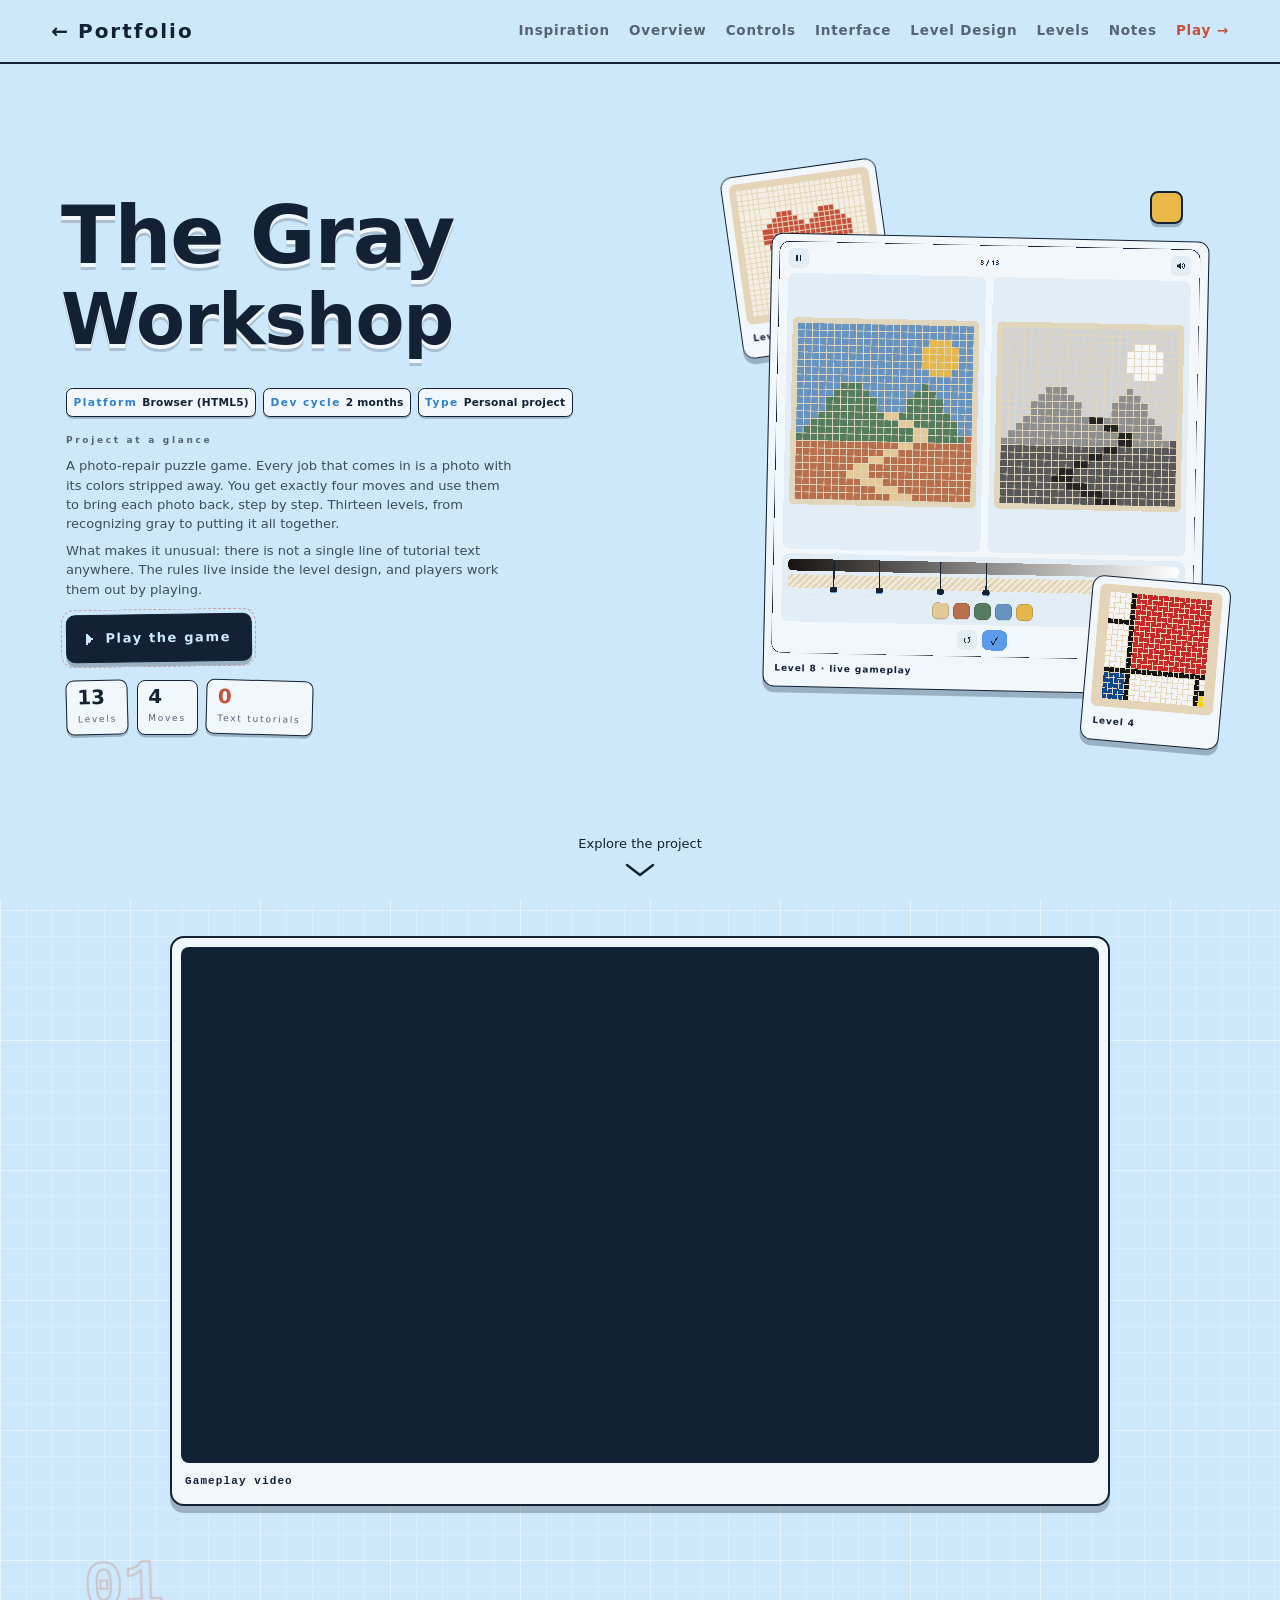
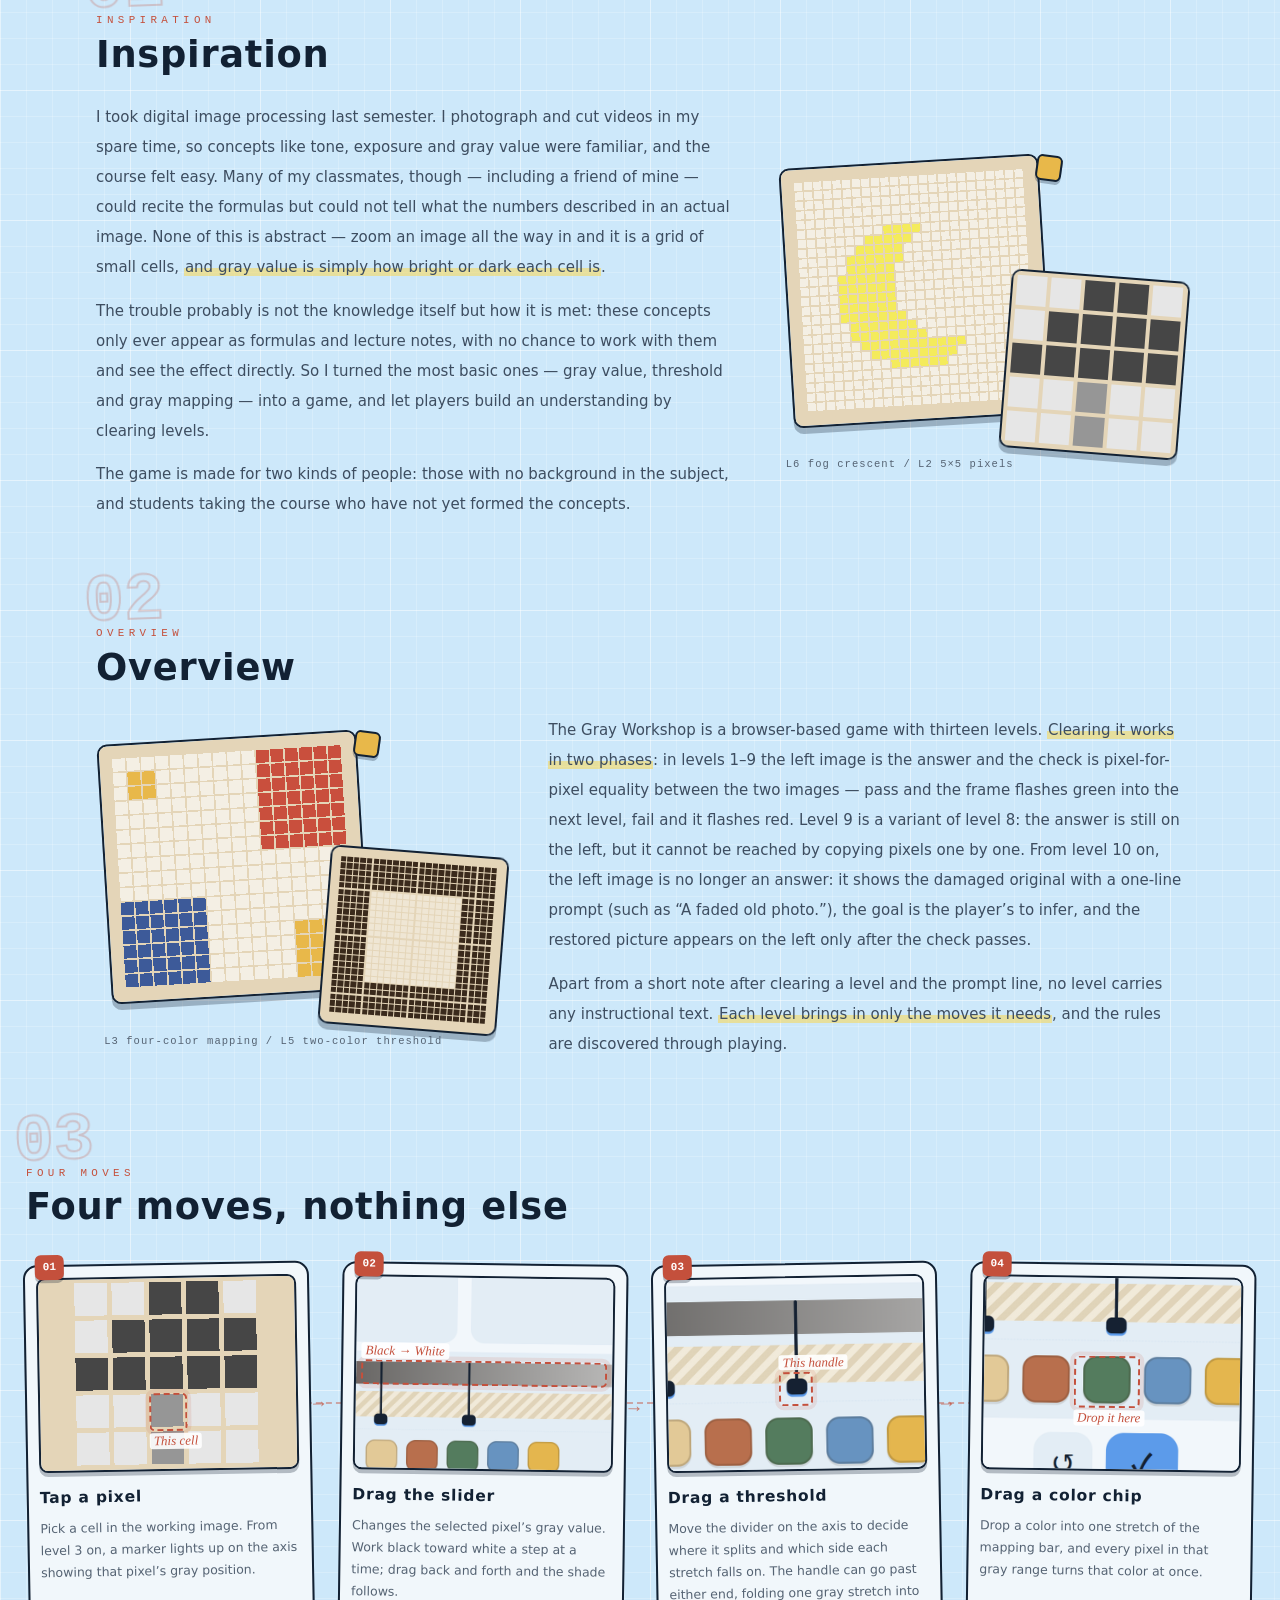
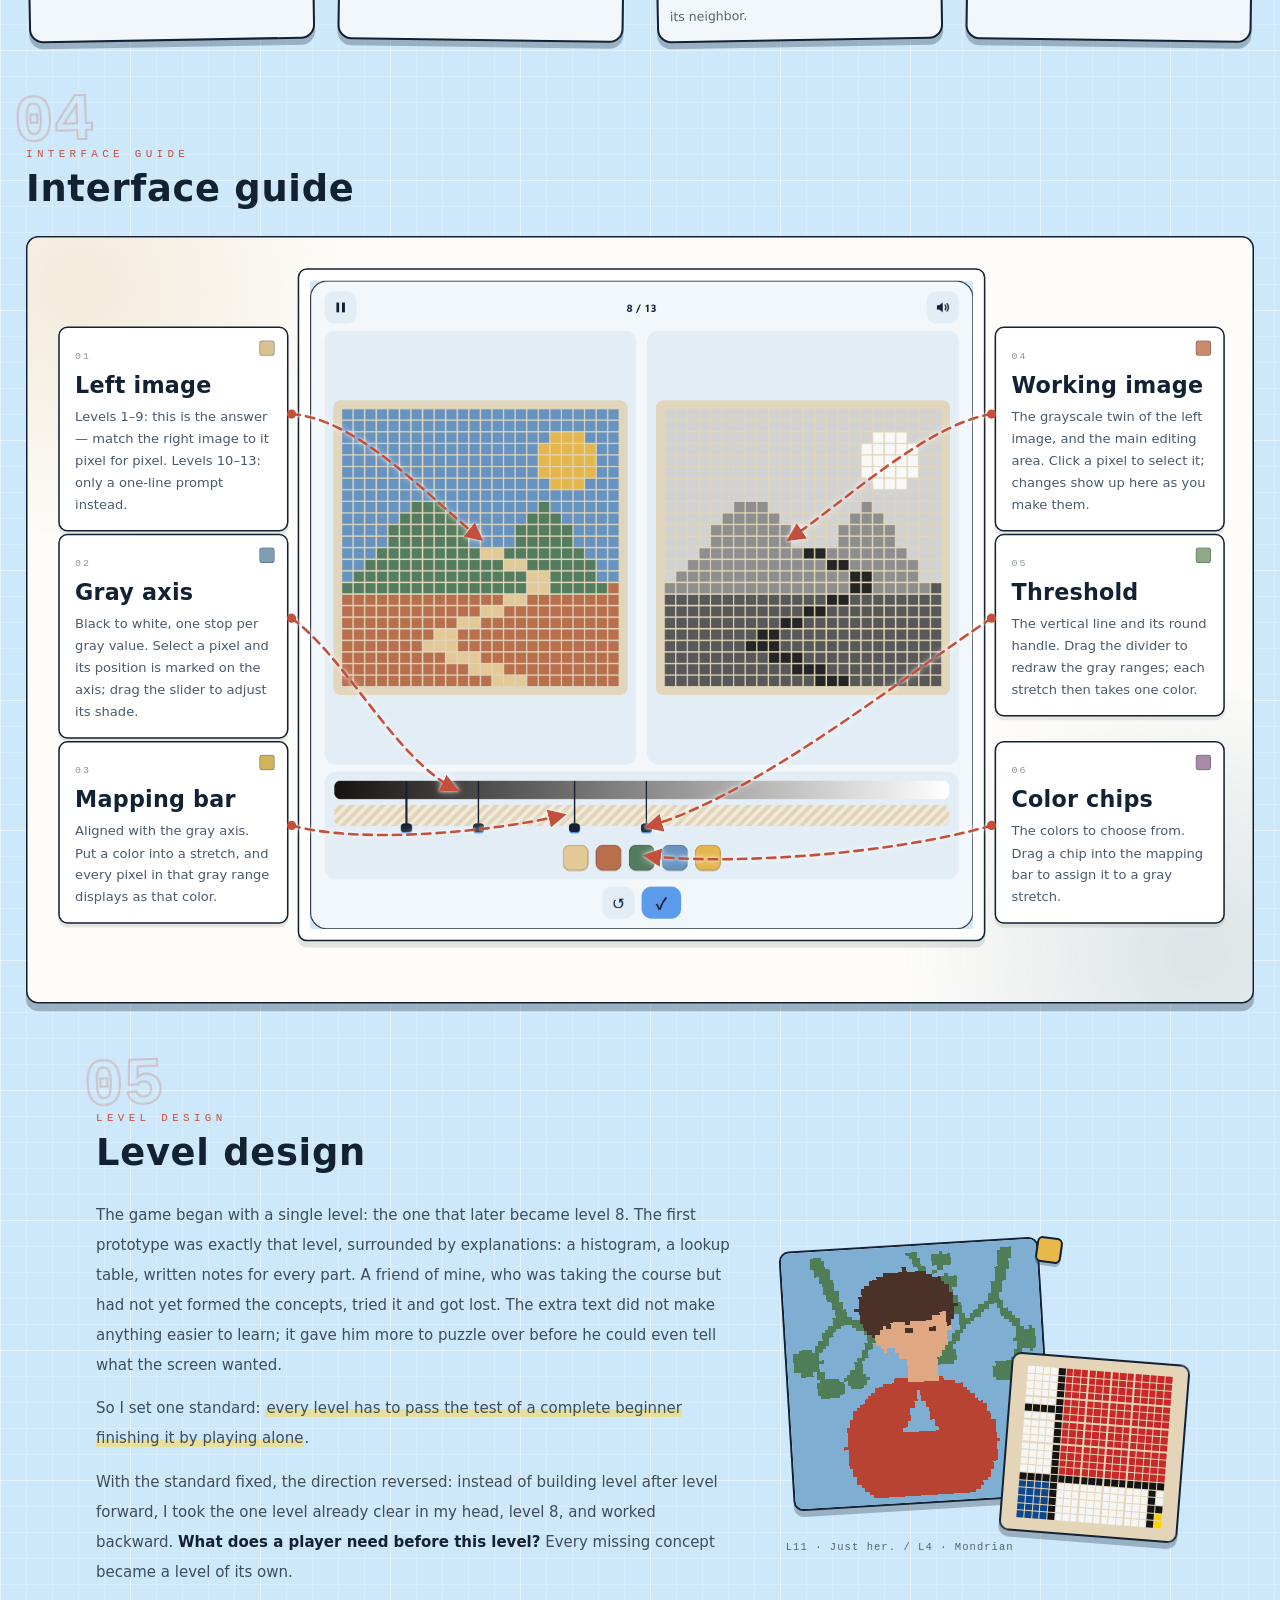
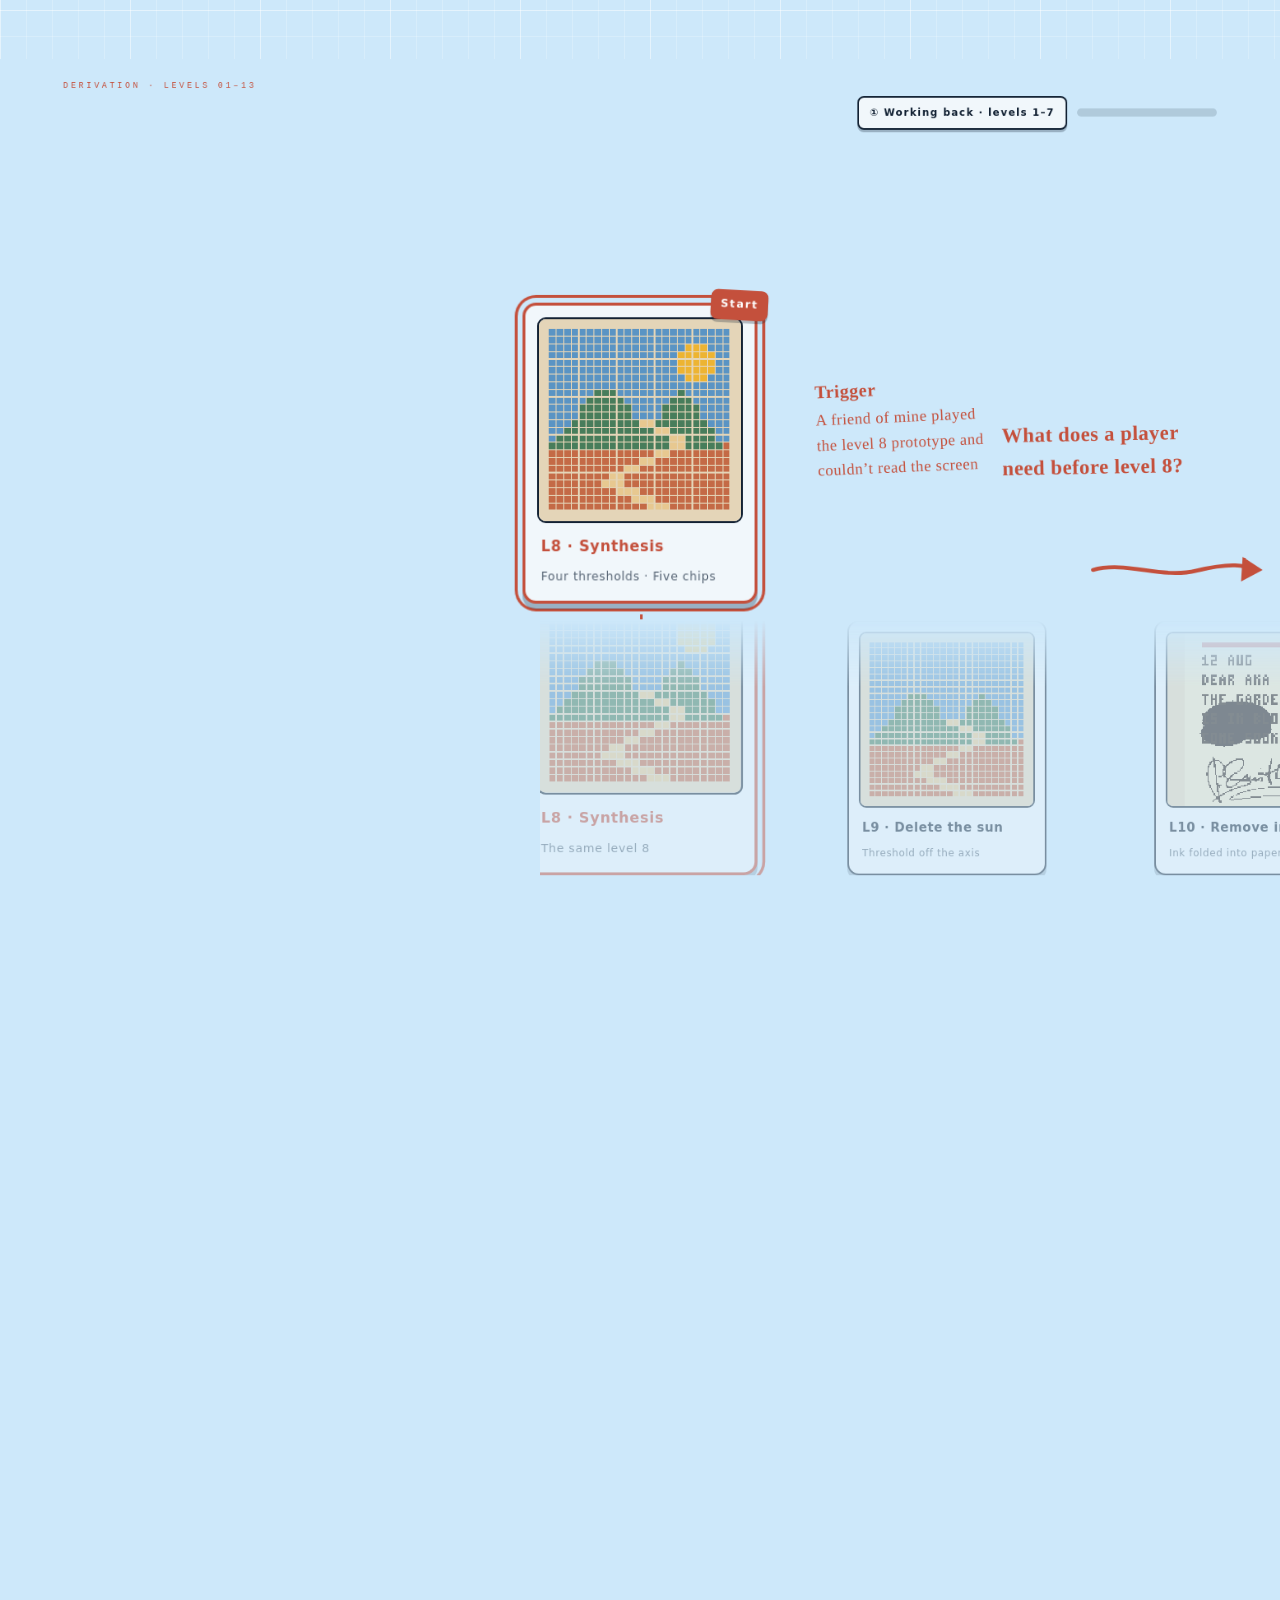
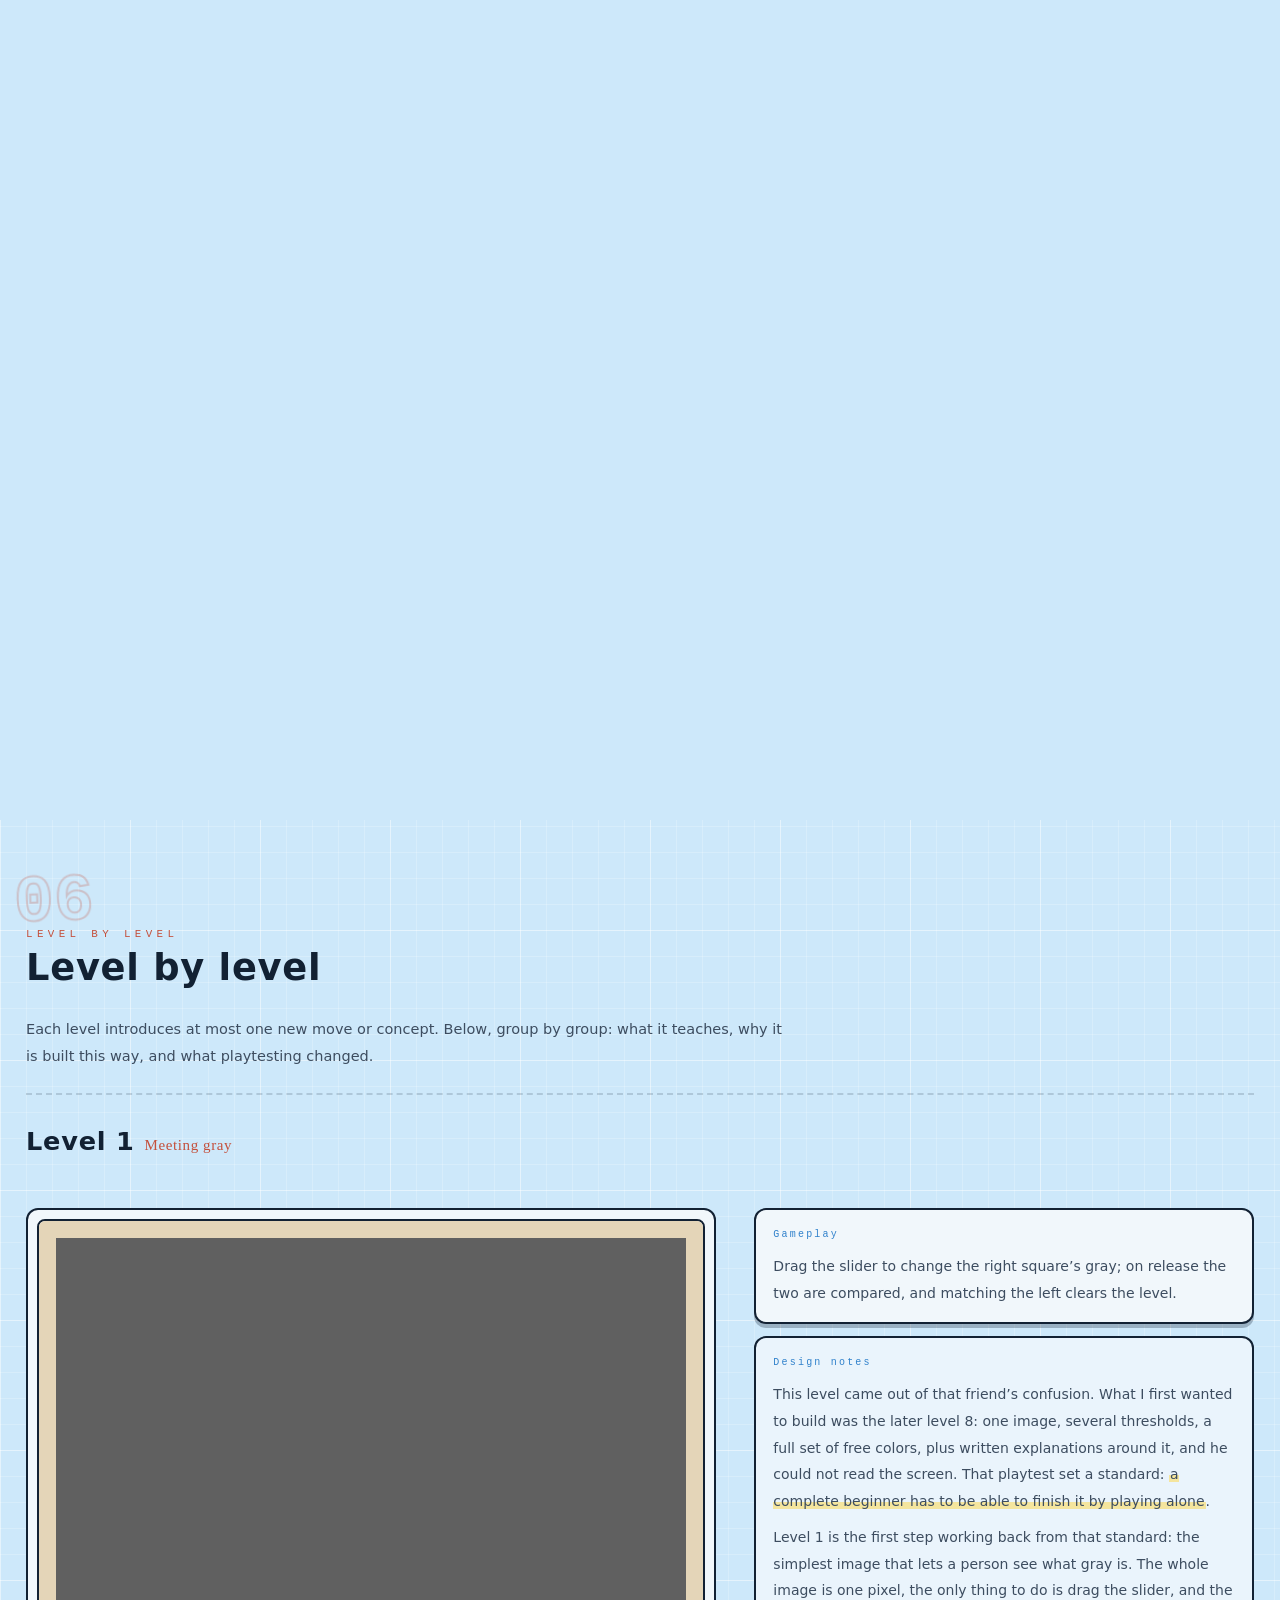
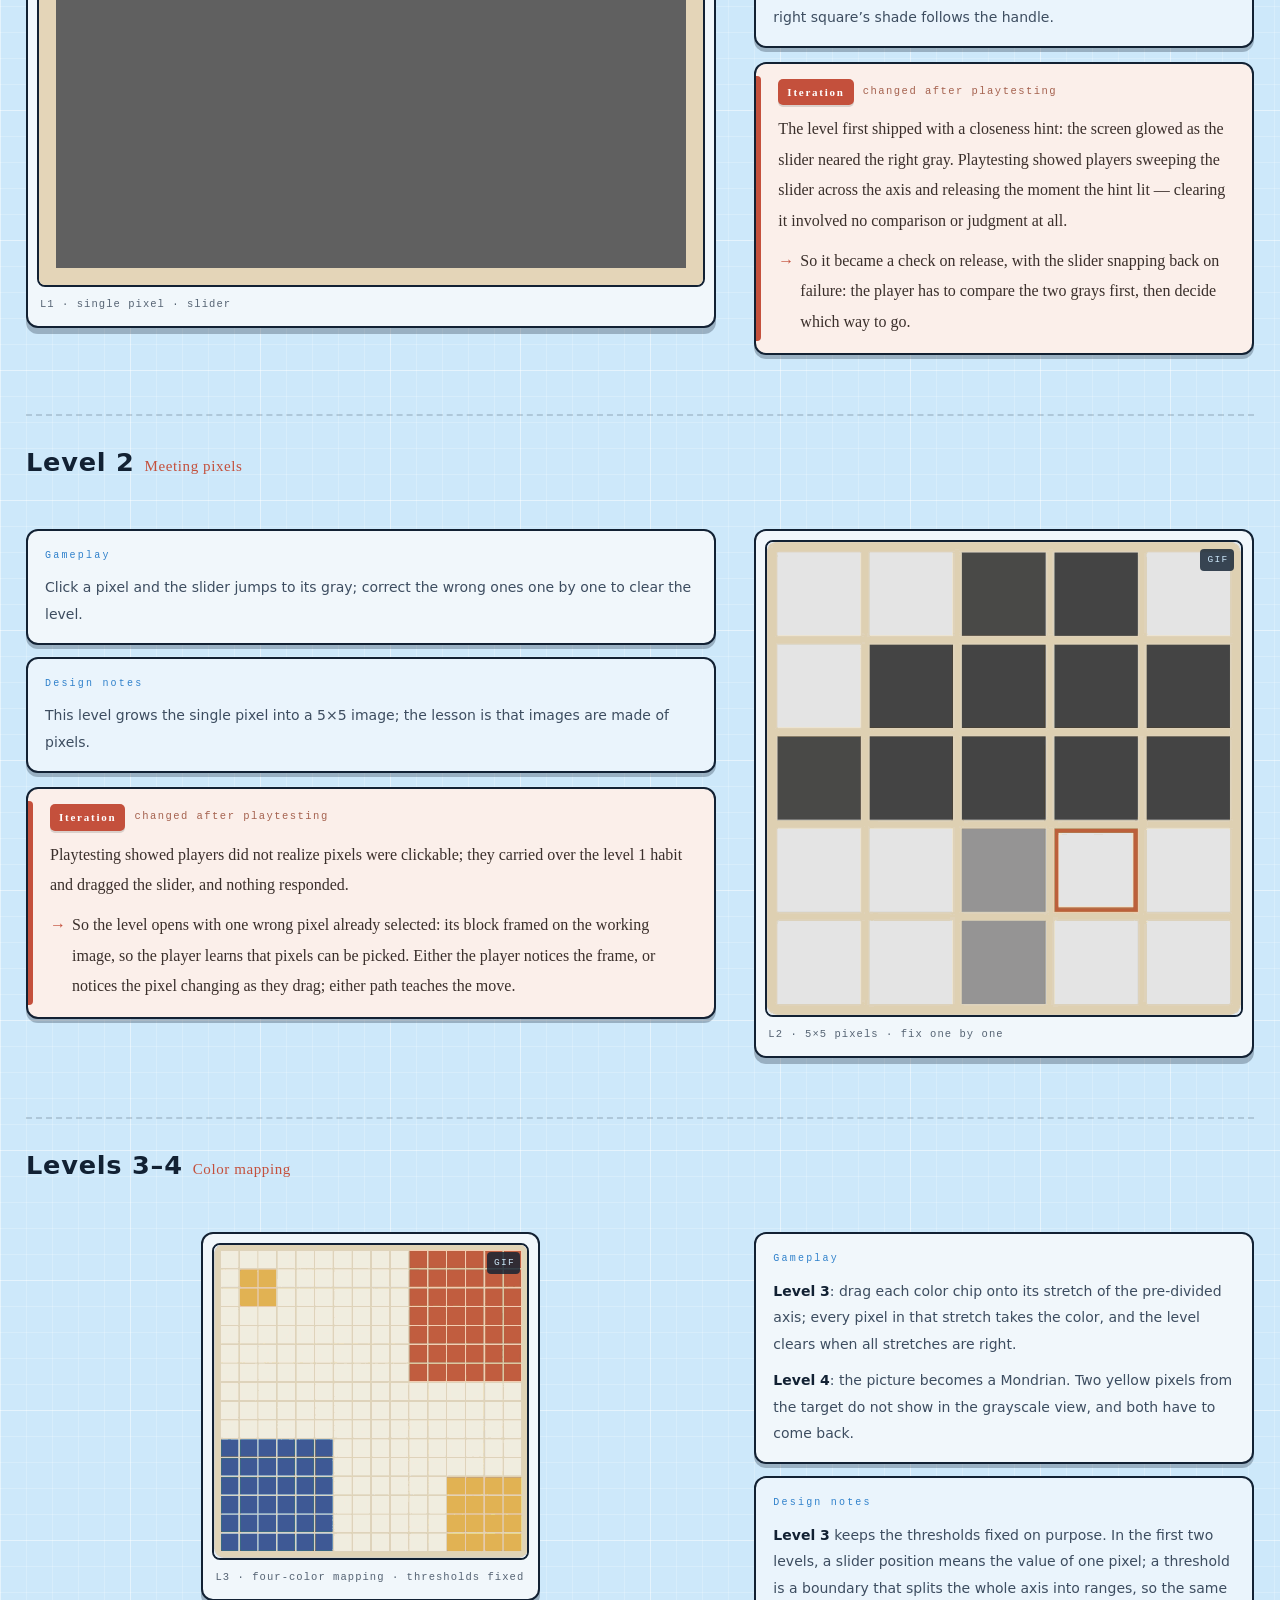
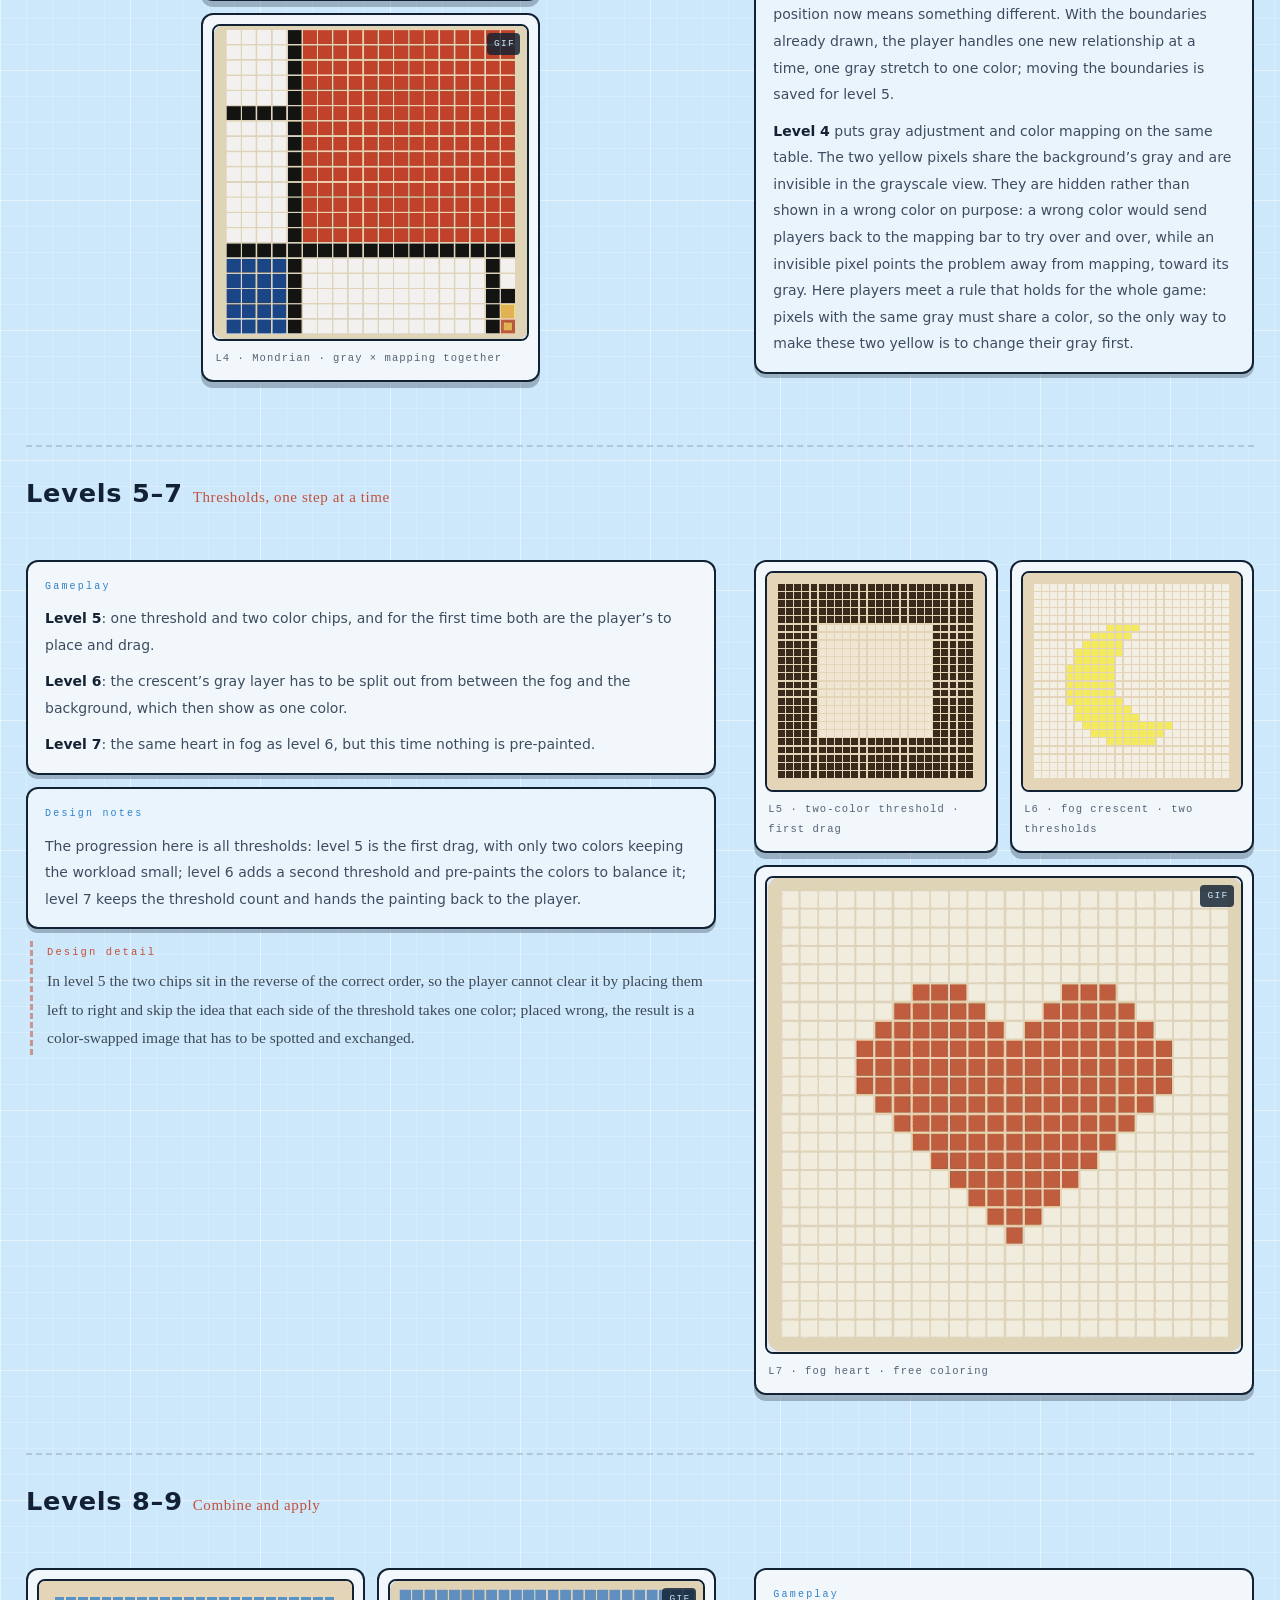
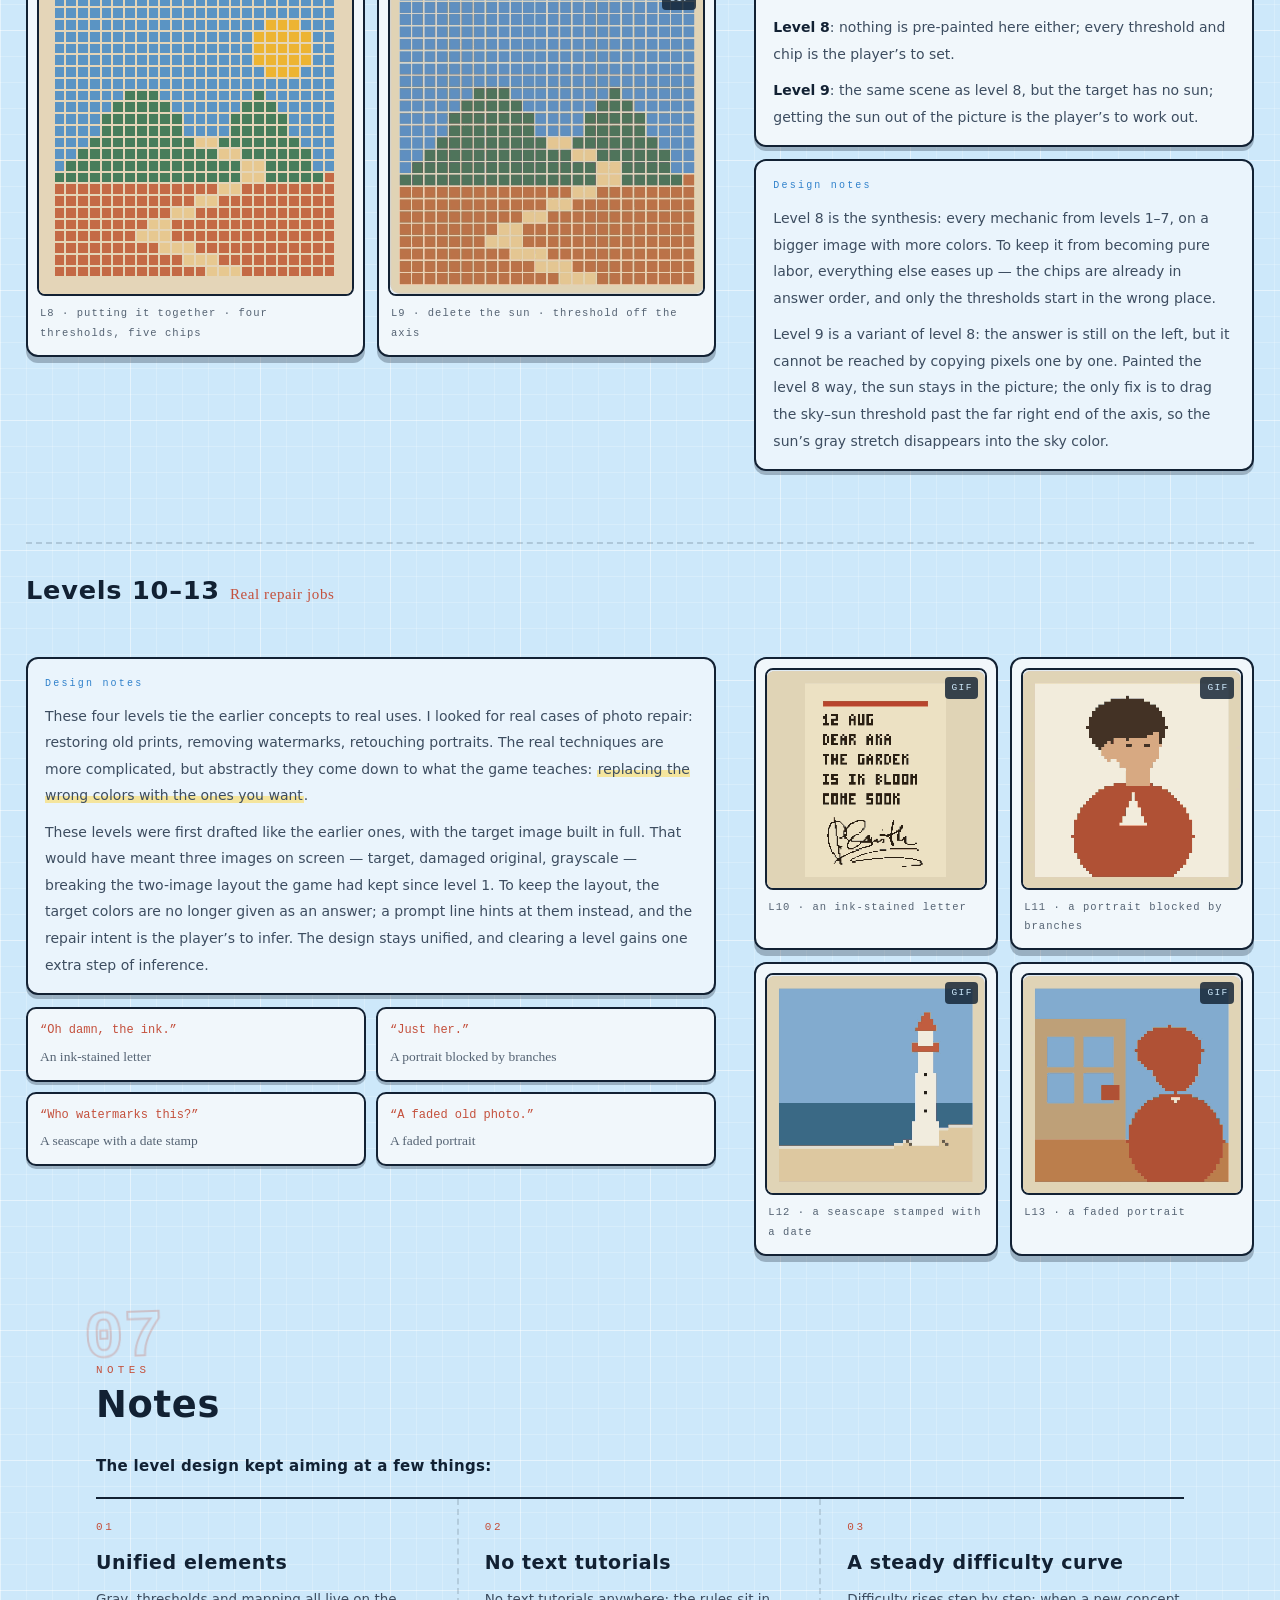
<file: grayrepair/index.html>
<!DOCTYPE html>
<html lang="en">
<head>
<meta charset="UTF-8">
<meta name="viewport" content="width=device-width, initial-scale=1.0">
<title>The Gray Workshop — Game Design Portfolio</title>
<meta name="description" content="The Gray Workshop: a browser-based puzzle game about photo repair that teaches the basics of digital image processing through play. 13 levels, no text tutorials.">
<link rel="stylesheet" href="/portfolio-layout.css?v=cover-cue">
<style>
:root {
  --paper: #cde8fa;
  --card: #f1f7fb;
  --ink: #122133;
  --ink-soft: #3d4d60;
  --muted: #556373;
  --accent: #449df0;
  --accent-deep: #3081cb;
  --red: #c4503c;
  --line: #a9cdec;
  --shadow: rgba(18,33,51,.28);
  --mark: rgba(255,214,64,.5);
  --grid: rgba(255,255,255,.2);
  --grid-strong: rgba(255,255,255,.36);
  --warm: #fdfcf9;
  --sans: system-ui, -apple-system, "Segoe UI", Arial, sans-serif;
  --head: "Segoe UI", system-ui, -apple-system, Arial, sans-serif;
  --mono: "JetBrains Mono", "Cascadia Code", Consolas, "Courier New", monospace;
  --hand: "Bradley Hand", "Segoe Print", "Ink Free", cursive;
  --spring: cubic-bezier(.34,1.45,.5,1);
  --out: cubic-bezier(.22,.8,.28,1);
  --navh: 64px;
}
* { margin: 0; padding: 0; box-sizing: border-box; }
html { scroll-behavior: smooth; }
body {
  font-family: var(--sans);
  color: var(--ink);
  font-size: 16px;
  line-height: 1.9;
  overflow-x: hidden;
  background-color: var(--paper);
  background-image:
    linear-gradient(var(--grid-strong) 1px, transparent 1px),
    linear-gradient(90deg, var(--grid-strong) 1px, transparent 1px),
    linear-gradient(var(--grid) 1px, transparent 1px),
    linear-gradient(90deg, var(--grid) 1px, transparent 1px);
  background-size: 130px 130px, 130px 130px, 26px 26px, 26px 26px;
}
h1, h2, h3 { font-family: var(--head); }
img { display: block; }
.px { image-rendering: pixelated; }
.mono { font-family: var(--mono); }
.kai { font-family: var(--hand); }
mark, .mark {
  background: linear-gradient(transparent 58%, var(--mark) 58%);
  color: inherit; padding: 0 1px;
}

.site-head {
  position: sticky; top: 0; z-index: 60;
  height: var(--navh);
  background: rgba(205,232,250,.9);
  backdrop-filter: blur(8px);
  border-bottom: 2px solid var(--ink);
}
.progress {
  position: absolute; left: 0; bottom: -2px; height: 3px; width: 0;
  background: var(--red); z-index: 2;
}
.head-inner {
  width: min(calc(100% - 2 * var(--portfolio-gutter)), var(--portfolio-project-width)); height: 100%; margin: 0 auto;
  display: flex; align-items: center; justify-content: space-between; gap: 12px;
  padding: 0;
}
.brand {
  display: flex; align-items: center;
  color: var(--ink); text-decoration: none;
  font-weight: 900; letter-spacing: .1em; white-space: nowrap;
  font-size: 20px;
}
.brand span { margin-inline-end:8px; }
.brand:hover { color:var(--red); }
.site-nav { display: flex; align-items: center; flex-wrap: wrap; justify-content: flex-end; }
.site-nav a {
  position: relative; margin-left: 19px;
  color: var(--muted); text-decoration: none;
  font-size: 13.5px; font-weight: 600; letter-spacing: .06em;
  transition: color .2s ease;
}
.site-nav a::after {
  content: ""; position: absolute; left: 0; right: 0; bottom: -6px; height: 2px;
  background: var(--red); transform: scaleX(0); transform-origin: left;
  transition: transform .32s var(--out);
}
.site-nav a:hover, .site-nav a.active { color: var(--red); }
.site-nav a:hover::after, .site-nav a.active::after { transform: scaleX(1); }
.site-nav a.nav-play { color: var(--red); font-weight: 800; }
.site-nav a.nav-play::after { display: none; }

.hero {
  position: relative;
  min-height: calc(100svh - var(--navh));
  padding: clamp(28px,5vh,64px) var(--portfolio-gutter) 80px;
  display: flex; flex-direction: column; justify-content: center;
  background: var(--paper);
  overflow: hidden;
}
.hero .b-grid {
  display: grid;
  grid-template-columns: minmax(0, 1.4fr) minmax(0, 1fr);
  gap: clamp(40px, 5vw, 80px); padding-inline: 12px 30px;
  align-items: center;
  width: 100%; max-width: var(--portfolio-project-width); margin: 0 auto;
}
.hero .title {
  font-weight: 900;
  font-size: clamp(2.5rem,4.65vw,5.45rem);
  letter-spacing: -.015em; line-height: 1.14;
  text-shadow: 0 5px 0 #f1f7fb, 0 9px 0 rgba(18,33,51,.2);
  margin-bottom: 34px;
}
.hero .title-lead { display: inline-block; font-size: 1.12em; line-height: 1.06; }
.hero .facts { display: flex; flex-wrap: wrap; gap: 8px; margin: 0 0 18px 6px; list-style: none; }
.hero .facts li {
  display: flex; align-items: baseline; gap: 6px;
  background: var(--card); border: 2px solid var(--ink); border-radius: 8px;
  box-shadow: 0 2px 0 var(--shadow);
  padding: 4px 8px; font-size: calc(var(--portfolio-meta-size) - 1px); font-weight: 600; letter-spacing: .02em;
}
.hero .facts b { font-weight: 700; color: var(--accent-deep); letter-spacing: .14em; }
.hero .overview { max-width: 54ch; margin: 0 0 20px 6px; }
.hero .overview h2 {
  font-size: 11px; font-weight: 700; letter-spacing: .3em; color: var(--muted); margin-bottom: 9px;
}
.hero .overview p { font-size: 1rem; line-height: 1.48; }
.hero .overview p + p { margin-top: .55em; }
.hero .nums { display: flex; gap: 10px; list-style: none; flex-wrap: wrap; margin-left: 6px; }
.hero .nums li {
  background: var(--card); border: 2px solid var(--ink); border-radius: 10px;
  box-shadow: 0 3px 0 var(--shadow); padding: 8px 13px;
}
.hero .nums li:nth-child(1) { rotate: -1.5deg; }
.hero .nums li:nth-child(3) { rotate: 1.5deg; }
.hero .nums b { display: block; font-size: clamp(24px,1.9vw,30px); font-weight: 900; line-height: 1; }
.hero .nums span { display: block; margin-top: 4px; font-size: 11px; letter-spacing: .2em; color: var(--muted); }
.hero .nums .zero b { color: var(--red); }
.hero .b-stack { position: relative; padding: 34px 0 34px 14px; }
.hero .card {
  background: var(--card); border: 2px solid var(--ink); border-radius: 14px;
  box-shadow: 0 7px 0 var(--shadow); padding: 9px;
}
.hero .card img { width: 100%; height: auto; border-radius: 8px; }
.hero .card figcaption { padding: 8px 4px 3px; font-size: 11px; font-weight: 600; letter-spacing: .1em; }
.hero .card-main { rotate: 1.2deg; z-index: 2; position: relative; }
.hero .card-side1 { position: absolute; width: 35%; left: -30px; top: -52px; rotate: -8deg; z-index: 1; }
.hero .card-side2 { position: absolute; width: 31%; right: -26px; bottom: -32px; rotate: 5deg; z-index: 3; }
.hero .sun {
  position: absolute; top: -22px; right: 26px; width: 40px; height: 40px;
  background: #e8b84a; border: 3px solid var(--ink); border-radius: 10px;
  box-shadow: 0 4px 0 var(--shadow); z-index: 4;
}
.hero-cta { display: flex; align-items: center; gap: 16px; flex-wrap: wrap; margin: -2px 0 22px 6px; }
.btn-play {
  position: relative; display: inline-flex; align-items: center; gap: 11px;
  padding: 13px 24px 13px 20px;
  background: var(--ink); color: var(--paper); text-decoration: none;
  border: 2px solid var(--ink); border-radius: 11px;
  box-shadow: 0 5px 0 var(--shadow);
  font-size: 16px; font-weight: 900; letter-spacing: .12em;
  rotate: -.8deg;
  transition: translate .3s var(--spring), rotate .3s var(--spring),
              box-shadow .3s var(--out), background .3s ease;
}
.btn-play::before {
  content: ""; position: absolute; inset: -7px; border-radius: 16px;
  border: 2px dashed rgba(196,80,60,.5); pointer-events: none;
}
.btn-play .tri { flex: none; }
.btn-play:hover { translate: 0 -4px; rotate: 0deg; box-shadow: 0 9px 0 var(--shadow); background: #0b1725; }
.btn-play:active { translate: 0 -1px; box-shadow: 0 3px 0 var(--shadow); }

main { position: relative; }
.sec {
  position: relative;
  max-width: 1140px;
  margin: clamp(104px,11vh,140px) auto 0;
  padding: 0 26px;
  scroll-margin-top: calc(var(--navh) + 20px);
}
.sec-wide { max-width: 1280px; }
.sec-head {
  position: relative; z-index: 1;
  display: flex; align-items: flex-end; gap: 16px;
  margin-bottom: 26px;
}
.sec-ghost {
  position: absolute; top: -54px; left: -12px;
  font-size: clamp(2.9rem,5.2vw,4.8rem); font-weight: 800; line-height: 1;
  color: transparent;
  -webkit-text-stroke: 2px rgba(196,80,60,.26);
  pointer-events: none; user-select: none;
  rotate: -2deg;
  z-index: 0;
}
.sec-en {
  color: var(--red); letter-spacing: .4em; font-size: .68rem;
  text-transform: uppercase; margin-bottom: 3px; font-family: var(--mono);
}
.sec-head h2 {
  font-size: clamp(1.7rem,3vw,2.3rem); font-weight: 900;
  letter-spacing: .02em; line-height: 1.15;
}
.sec-lead { max-width: 760px; margin-bottom: 22px; font-size: clamp(14.5px,.95vw,16px); color: var(--ink-soft); }
p { color: var(--ink-soft); }
.sec b, .sec strong { color: var(--ink); }

.asym-row {
  display: grid;
  grid-template-columns: minmax(0,1.22fr) minmax(0,.78fr);
  gap: clamp(26px,3.6vw,58px);
  align-items: center;
  margin: 10px 0 26px;
}
.asym-row.flip { grid-template-columns: minmax(0,.78fr) minmax(0,1.22fr); }
.asym-row.flip .asym-text { order: 2; }
.asym-row.flip .asym-art { order: 1; }
.sec-video { margin-top: clamp(28px,4vh,56px); }
.video-row { display: flex; justify-content: center; }
.video-frame {
  width: min(940px, 100%);
  background: var(--card); border: 2px solid var(--ink); border-radius: 14px;
  box-shadow: 0 7px 0 var(--shadow); padding: 9px;
}
.video-frame .vbox { border-radius: 8px; overflow: hidden; aspect-ratio: 16/9; background: var(--ink); }
.video-frame iframe { display: block; width: 100%; height: 100%; border: 0; }
.video-frame .video-cap { padding: 8px 4px 3px; font-size: 11px; font-weight: 600; letter-spacing: .1em; }
.asym-text p { font-size: clamp(15px,.98vw,16.5px); line-height: 2; }
.asym-text p + p { margin-top: .9em; }
.asym-art { position: relative; aspect-ratio: 5 / 4; }
.asym-art img {
  border: 2px solid var(--ink); border-radius: 10px;
  box-shadow: 0 6px 0 var(--shadow);
  background: #fff;
}
.asym-art .aa-1 { position: absolute; width: 64%; left: 2%; top: 4%; rotate: -3.5deg; z-index: 1; }
.asym-art .aa-2 { position: absolute; width: 44%; right: 0; bottom: 6%; rotate: 4.5deg; z-index: 2; }
.asym-art .aa-chip {
  position: absolute; right: 30%; top: 2%; width: 26px; height: 26px;
  background: #e8b84a; border: 2px solid var(--ink); border-radius: 6px;
  box-shadow: 0 3px 0 var(--shadow); z-index: 3; rotate: 8deg;
}
.asym-art .aa-cap {
  position: absolute; left: 2%; bottom: -2px;
  font-size: 10.5px; letter-spacing: .1em; color: var(--muted); z-index: 3;
}

.ops-rail {
  position: relative;
  display: grid; grid-template-columns: repeat(4,minmax(0,1fr));
  gap: clamp(20px,2.2vw,34px);
  margin: 34px 0 8px;
}
.ops-rail::before {
  content: ""; position: absolute; left: 4%; right: 4%; top: 37%;
  border-top: 2px dashed rgba(196,80,60,.45); z-index: 0;
}
.op::after {
  content: "→"; position: absolute; right: -19px; top: 33%;
  font-family: var(--hand); font-size: 19px; color: var(--red);
  opacity: .75; z-index: 2;
}
.op:last-child::after { display: none; }
.op {
  position: relative; z-index: 1;
  background: var(--card); border: 2px solid var(--ink); border-radius: 14px;
  box-shadow: 0 6px 0 var(--shadow);
  padding: 11px 11px 13px;
  transition: translate .35s var(--spring), rotate .35s var(--spring);
}
.op:nth-child(odd) { rotate: -1deg; }
.op:nth-child(even) { rotate: .8deg; }
.op:hover { translate: 0 -6px; rotate: 0deg; }
.op-no {
  position: absolute; top: -12px; left: 10px; z-index: 3;
  background: var(--red); color: #fff;
  font-family: var(--mono); font-size: 11px; font-weight: 700;
  padding: 2px 8px; border-radius: 6px; box-shadow: 0 3px 0 var(--shadow);
}
.op-deck {
  position: relative; aspect-ratio: 4 / 3; overflow: hidden;
  background: #eaf3fb; border: 2px solid var(--ink); border-radius: 9px;
  margin-bottom: 11px; box-shadow: 0 4px 0 var(--shadow);
}
.op-deck img { display: block; width: 100%; height: 100%; object-fit: cover; }
.op-deck.is-pix img { image-rendering: pixelated; }
.op-mark {
  position: absolute; border: 2px dashed var(--red); border-radius: 5px;
  box-shadow: 0 0 0 4px rgba(196,80,60,.12); pointer-events: none;
}
.op-mark::after {
  content: attr(data-label);
  position: absolute; left: -2px; top: -19px;
  font-family: var(--hand); font-size: 13px; line-height: 1.2;
  color: var(--red); background: rgba(255,255,255,.9);
  padding: 0 4px; border-radius: 3px; white-space: nowrap;
}
.op-mark.below::after { top: auto; bottom: -20px; }
.op h3 { font-size: 15.5px; font-weight: 900; letter-spacing: .05em; margin-bottom: 5px; }
.op p { font-size: 12.5px; line-height: 1.75; color: var(--muted); }

.guide-wrap { position: relative; width: 100%; margin: 26px auto 0; }
.guide-canvas {
  position: relative; width: 1600px; height: 1000px;
  transform-origin: top left;
  background: var(--warm);
  border: 2px solid var(--ink); border-radius: 16px;
  box-shadow: 0 10px 0 var(--shadow);
  overflow: hidden;
}
.gc-wash { position: absolute; border-radius: 50%; filter: blur(2px); pointer-events: none; }
.gc-wash.w1 { left: -180px; top: -160px; width: 620px; height: 560px; background: radial-gradient(circle at 40% 40%, rgba(217,192,143,.28), rgba(217,192,143,0) 70%); }
.gc-wash.w2 { right: -200px; bottom: -180px; width: 680px; height: 600px; background: radial-gradient(circle at 60% 60%, rgba(126,159,179,.26), rgba(126,159,179,0) 70%); }
.gc-shot {
  position: absolute; left: 352px; top: 40px; width: 896px;
  background: #fff; border: 2px solid var(--ink); border-radius: 12px;
  padding: 14px; box-shadow: 0 8px 0 rgba(46,43,37,.12);
}
.gc-shot img { width: 100%; height: auto; border-radius: 4px; }
.gc-card {
  position: absolute; width: 300px; min-height: 220px;
  background: #fff; border: 2px solid var(--ink); border-radius: 12px;
  padding: 20px 20px 18px; box-shadow: 0 5px 0 rgba(46,43,37,.1);
}
.gc-card .chip { position: absolute; right: 16px; top: 16px; width: 20px; height: 20px; border-radius: 4px; border: 1.5px solid rgba(18,33,51,.35); }
.gc-card .no { font-family: var(--mono); font-size: 13px; letter-spacing: .2em; color: #8a968d; }
.gc-card b { display: block; font-size: 29px; font-weight: 900; line-height: 1.25; margin: 6px 0 8px; letter-spacing: .01em; }
.gc-card p { font-size: 17px; line-height: 1.7; color: #4a5a6b; }
.gc-arrows { position: absolute; inset: 0; width: 1600px; height: 1000px; pointer-events: none; }
.gc-arrows path.lead {
  fill: none; stroke: #c4503c; stroke-width: 3.4;
  stroke-dasharray: 11 8; stroke-linecap: round;
  filter: drop-shadow(0 0 2px rgba(255,255,255,.9)) drop-shadow(0 0 5px rgba(255,255,255,.55));
}
.gc-arrows circle { fill: #c4503c; }
.gc-arrows path.tip { fill: #c4503c; }
@media (max-width: 900px) {
  .guide-canvas {
    display: grid; gap: 14px; width: 100%; height: auto !important;
    transform: none !important; padding: 22px 18px 26px;
  }
  .gc-shot, .gc-card { position: relative; left: auto !important; top: auto !important; width: auto; }
  .gc-shot { max-width: 100%; }
  .gc-card { min-height: 0; }
  .gc-arrows, .gc-wash { display: none; }
  .guide-wrap { height: auto !important; }
}

.rail-wrap { position: relative; width: 100%; background: var(--paper); margin-top: clamp(60px,8vh,100px); scroll-margin-top: var(--navh); }
.rail-stage { position: sticky; top: var(--navh); height: calc(100vh - var(--navh)); overflow: hidden; }
.rail-fit { position: absolute; left: 0; top: 0; transform-origin: 0 0; will-change: transform; }
#cam { position: absolute; inset: 0; will-change: transform; }
.rail-head { position: absolute; left: 6vw; top: 2.6vh; z-index: 5; }
.rail-head > div { display: flex; align-items: baseline; flex-wrap: wrap; gap: 0 18px; }
.rail-head .sec-en { flex: 0 0 100%; font-size: 10px; letter-spacing: .34em; margin-bottom: 3px; }
.rail-head h2 { font-size: 31px; font-weight: 900; letter-spacing: .02em; line-height: 1.1; }
.track { position: absolute; left: 0; display: flex; align-items: flex-start; gap: var(--rail-gap-l, 96px); will-change: transform; }
#trackU { z-index: 3; gap: var(--rail-gap-u, 78px); }
#trackU .st { z-index: 1; }
#trackL { z-index: 2; transition: opacity .25s linear; }
#trackL.ghost {
  opacity: .45;
  -webkit-mask-image: linear-gradient(180deg, transparent 0, #000 26%);
  mask-image: linear-gradient(180deg, transparent 0, #000 26%);
}
.st {
  flex: none; width: var(--st-w, 252px);
  background: var(--card); border: 2px solid var(--ink); border-radius: 14px;
  box-shadow: 0 6px 0 var(--shadow); padding: 12px;
  transition: opacity .2s linear;
  position: relative; transform-origin: 50% 92%;
}
.st .st-thumb {
  display: block; width: 100%; aspect-ratio: 1;
  background: #fff; border: 2px solid var(--ink); border-radius: 9px; overflow: hidden;
}
.st .st-thumb img { width: 100%; height: 100%; }
.st figcaption { padding: 10px 4px 2px; }
.st b, .st i { white-space: nowrap; overflow: hidden; text-overflow: ellipsis; }
.st b { display: block; font-size: 15px; font-weight: 900; letter-spacing: .04em; }
.st i { display: block; font-style: normal; margin-top: 5px; font-size: 12px; color: var(--muted); letter-spacing: .05em; }
#trackU .st:not(.hub) .st-thumb img { filter: grayscale(1) contrast(.92); }
.st.live { box-shadow: 0 6px 0 var(--shadow), 0 0 0 3px var(--accent); }
.st.live b { color: var(--accent-deep); }
.st.hub {
  transform: scale(1.18); transform-origin: 50% 100%;
  border: 3px solid var(--red);
  box-shadow: 0 6px 0 var(--shadow), 0 0 0 5px var(--paper), 0 0 0 8px var(--red);
}
.st.hub .st-thumb img { filter: none !important; }
.st.hub .tag {
  position: absolute; top: -16px; right: -14px;
  background: var(--red); color: #fff;
  font-size: 11px; font-weight: 700; letter-spacing: .14em;
  padding: 5px 10px; border-radius: 7px;
  box-shadow: 0 3px 0 var(--shadow); rotate: 3deg;
}
.st.hub b { color: var(--red); }
#chainLine { position: absolute; left: 0; top: calc(-1 * var(--rail-chain, 134px)); height: 30px; overflow: visible; pointer-events: none; z-index: 0; }
#chainLine path { stroke: var(--red); stroke-width: 2.5; stroke-dasharray: 12 9; stroke-linecap: round; fill: none; opacity: .55; }
#chainLine circle { fill: var(--red); opacity: .55; }
#noteLayer { position: absolute; inset: 0; pointer-events: none; z-index: 2; overflow: visible; }
.lvnote {
  position: absolute; left: 0; transform: translateX(-50%);
  width: max-content; text-align: center; white-space: nowrap;
  font-family: var(--hand); font-size: var(--rail-up-size, 19px); line-height: 1.4;
  color: var(--red); letter-spacing: .02em;
}
.lvnote.up { top: calc(-1 * var(--rail-up, 187px)); }
.lvnote.dn { top: calc(-1 * var(--rail-dn, 102px)); line-height: 1.4; color: #4e6072; letter-spacing: .05em; }
.st.finale {
  width: 340px; background: transparent; border: 0; box-shadow: none;
  padding: 14px 4px 0; display: block;
}
.st.finale.live { box-shadow: none; }
.st.finale .fin-seal {
  display: inline-block; border: 2px solid var(--red); color: var(--red);
  font-size: 11px; font-weight: 700; letter-spacing: .2em;
  padding: 2px 9px; border-radius: 4px; rotate: -4deg; margin-bottom: 16px;
}
.st.finale b {
  display: block; font-family: var(--hand); font-size: 33px; line-height: 1.5;
  color: var(--red); letter-spacing: .04em;
  white-space: normal; overflow: visible; text-overflow: clip;
}
.st.finale .fin-line { display: block; margin: 4px 0 12px; color: rgba(196,80,60,.5); }
.st.finale i { display: block; font-style: normal; font-size: 12px; color: var(--muted); letter-spacing: .1em; }
.ask { flex: none; width: 560px; height: 236px; align-self: center; position: relative; }
.ask .why {
  position: absolute; left: 0; top: -6px; width: 210px;
  font-family: var(--hand); font-size: 19px; line-height: 1.6;
  color: var(--red); letter-spacing: .03em; rotate: -2.5deg;
}
.ask .why b { display: block; font-size: 22px; margin-bottom: 2px; }
.ask q {
  position: absolute; left: 226px; top: 46px; width: 330px;
  font-family: var(--hand); font-size: 25px; font-weight: 700; line-height: 1.6;
  color: var(--red); letter-spacing: .02em; quotes: none; rotate: -1deg;
}
.ask q small { display: block; margin-top: 6px; font-size: 13px; font-weight: 400; color: var(--muted); letter-spacing: .06em; }
.ask > svg { position: absolute; right: 6px; bottom: -28px; overflow: visible; }
.tail { flex: none; width: 272px; align-self: center; rotate: 1.5deg; font-family: var(--hand); font-size: 18px; line-height: 1.65; color: var(--red); letter-spacing: .03em; }
#link { position: absolute; z-index: 4; width: 0; border-left: 3px dashed var(--red); pointer-events: none; }
#link span {
  position: absolute; left: 14px; top: 50%; translate: 0 -50%; white-space: nowrap;
  background: var(--red); color: #fff; font-size: 11px; font-weight: 700; letter-spacing: .16em;
  padding: 5px 10px; border-radius: 7px; box-shadow: 0 3px 0 var(--shadow);
}
.ext-note { position: absolute; z-index: 5; left: 50%; transform: translateX(-50%); width: min(58vw, 1000px); opacity: 0; pointer-events: none; }
.ext-note .ext-main { font-family: var(--hand); font-weight: 700; font-size: clamp(23px,1.9vw,31px); color: var(--red); letter-spacing: .04em; line-height: 1.3; }
.ext-note .ext-sub { font-size: 14.5px; font-weight: 600; color: var(--muted); letter-spacing: .08em; margin-top: 4px; }
.ext-note svg { display: block; width: 100%; height: 54px; margin: 6px 0 4px; overflow: visible; color: var(--red); opacity: .85; }
.rail-hud { position: absolute; z-index: 6; right: 6vw; top: 5vh; display: flex; align-items: center; gap: 12px; }
.rail-hud .phase {
  background: var(--card); border: 2px solid var(--ink); border-radius: 8px;
  box-shadow: 0 3px 0 var(--shadow); padding: 7px 13px;
  font-size: 12px; font-weight: 700; letter-spacing: .12em; min-width: 150px; text-align: center;
}
.rail-hud .bar { width: 170px; height: 10px; background: rgba(18,33,51,.15); border-radius: 6px; overflow: hidden; }
.rail-hud .bar b { display: block; height: 100%; width: 0; background: var(--red); border-radius: 6px; }

.lvg {
  display: grid;
  grid-template-columns: minmax(0,1.16fr) minmax(0,.84fr);
  gap: clamp(22px,3vw,44px);
  align-items: start;
  margin: 0 0 clamp(44px,6.5vh,78px);
  padding-top: 8px;
  border-top: 2px dashed rgba(18,33,51,.16);
}
.lvg.flip .lvg-media { order: 2; }
.lvg > .lvg-head { grid-column: 1 / -1; display: flex; align-items: baseline; flex-wrap: wrap; gap: 6px 14px; margin: 14px 0 4px; }
.lvg-title { font-size: clamp(1.3rem,2vw,1.75rem); font-weight: 900; letter-spacing: .03em; }
.lvg-title span { font-family: var(--hand); font-weight: 400; font-size: 15px; color: var(--red); margin-left: 10px; letter-spacing: .04em; }
.lvg-media { display: grid; gap: 12px; grid-template-columns: 1fr; }
.lvg-media.stacked { width: calc((100% - 12px) / 2); justify-self: center; }
.lvg-media.two, .lvg-media.multi { grid-template-columns: 1fr 1fr; }
.lvg-media.multi .shot:last-child:nth-child(odd) { grid-column: 1 / -1; }
.shot {
  background: var(--card); border: 2px solid var(--ink); border-radius: 12px;
  box-shadow: 0 6px 0 var(--shadow); padding: 9px;
  transition: translate .35s var(--spring);
}
.shot:hover { translate: 0 -5px; }
.shot .shot-img { position: relative; border: 2px solid var(--ink); border-radius: 8px; overflow: hidden; background: #fff; }
.shot img { width: 100%; height: auto; }
.shot figcaption { padding: 8px 3px 2px; font-family: var(--mono); font-size: 10.5px; letter-spacing: .1em; color: var(--muted); }
.shot .gif-badge {
  position: absolute; top: 7px; right: 7px;
  background: rgba(18,33,51,.82); color: #cde8fa;
  font-family: var(--mono); font-size: 9.5px; letter-spacing: .14em;
  padding: 2px 5.5px 2px 7px; border-radius: 4px;
}
.lv-txt .lv-card {
  background: var(--card); border: 2px solid var(--ink); border-radius: 12px;
  box-shadow: 0 4px 0 var(--shadow); padding: 15px 17px; margin-bottom: 12px;
}
.lv-card .lbl { font-family: var(--mono); font-size: 10px; letter-spacing: .22em; color: var(--accent-deep); margin-bottom: 6px; }
.lv-card p { font-size: 14px; line-height: 1.9; }
.lv-card p + p { margin-top: .7em; }
.lv-card.is-note { background: #eaf4fc; }
.iter {
  position: relative; margin: 14px 0 0; padding: 15px 18px 16px 22px;
  background: #fbefea; border: 2px solid var(--ink); border-radius: 12px;
  box-shadow: 0 4px 0 var(--shadow);
}
.iter::before {
  content: ""; position: absolute; left: 0; top: 12px; bottom: 12px; width: 5px;
  background: var(--red); border-radius: 0 4px 4px 0;
}
.iter-head { display: flex; align-items: center; gap: 9px; margin-bottom: 9px; }
.iter-tag {
  background: var(--red); color: #fff; font-size: 11px; font-weight: 700;
  letter-spacing: .16em; padding: 3px 9px; border-radius: 5px;
  box-shadow: 0 2px 0 rgba(46,43,37,.16);
}
.iter-head em {
  font-style: normal; font-family: var(--mono); font-size: 10.5px;
  letter-spacing: .14em; color: #a5624f;
}
.iter p { font-family: var(--hand); font-size: 16px; line-height: 1.9; color: #3a2f2b; }
.iter p.chg { position: relative; margin-top: 10px; padding-left: 22px; }
.iter p.chg::before {
  content: "→"; position: absolute; left: 0; top: 0;
  color: var(--red); font-weight: 700;
}
.quote-note { border-left: 3px dashed rgba(196,80,60,.55); padding: 2px 0 2px 14px; margin: 12px 0 0 4px; }
.quote-note .q-tag { font-family: var(--mono); font-size: 10.5px; color: var(--red); letter-spacing: .2em; margin-bottom: 4px; }
.quote-note p { font-family: var(--hand); font-size: 15.5px; line-height: 1.85; color: #3c4a58; }
.scene-row { display: grid; grid-template-columns: 1fr 1fr; gap: 10px; margin-top: 12px; }
.scene-card { background: var(--card); border: 2px solid var(--ink); border-radius: 10px; padding: 10px 12px; box-shadow: 0 3px 0 var(--shadow); }
.scene-en { font-family: var(--mono); font-size: 12px; color: var(--red); }
.scene-zh { font-family: var(--hand); font-size: 13.5px; color: var(--muted); margin-top: 2px; }

.creed-lead {
  margin: 2px 0 16px;
  font-size: clamp(15px,1vw,17px); font-weight: 800;
  color: var(--ink); letter-spacing: .02em;
}
.creed {
  display: grid; grid-template-columns: repeat(3,minmax(0,1fr));
  border-top: 2px solid var(--ink); margin: 0 0 30px;
}
.creed > article { padding: 18px 26px 6px 0; border-right: 2px dashed rgba(18,33,51,.14); }
.creed > article + article { padding-left: 26px; }
.creed > article:last-child { border-right: 0; padding-right: 0; }
.creed .cr-no { font-family: var(--mono); font-size: 11px; letter-spacing: .24em; color: var(--red); }
.creed h3 { font-size: clamp(19px,1.4vw,23px); font-weight: 900; letter-spacing: .03em; margin: 7px 0 7px; }
.creed p { font-size: 13.5px; line-height: 1.85; }
.note-rows { border-top: 2px dashed rgba(18,33,51,.14); margin-top: 4px; }
.note-row {
  display: grid; grid-template-columns: minmax(0,.94fr) minmax(0,1.06fr);
  gap: clamp(24px,3.4vw,52px); align-items: baseline;
  padding: 26px 0; border-bottom: 2px dashed rgba(18,33,51,.14);
}
.note-row:last-child { border-bottom: 0; padding-bottom: 0; }
.note-row blockquote {
  font-family: var(--hand); font-size: clamp(19px,1.7vw,23px); line-height: 1.72;
  color: var(--red); padding-left: 18px;
  border-left: 3px dashed rgba(196,80,60,.5);
}
.note-row p { font-size: clamp(15px,.98vw,16.5px); line-height: 2; }

.play-frame-wrap {
  position: relative; border: 2px solid var(--ink); border-radius: 14px;
  overflow: hidden; background: #0d1620;
  box-shadow: 0 8px 0 var(--shadow); margin-top: 20px;
}
.play-frame { display: block; width: 100%; aspect-ratio: 16 / 10; border: 0; }
.play-alt { margin-top: 12px; font-size: 12px; color: var(--muted); }
.play-alt a { color: var(--red); font-weight: 700; }

.site-foot {
  margin-top: clamp(64px,9vh,110px);
  border-top: 2px solid var(--ink);
  background: rgba(241,247,251,.72);
  padding: 26px 26px 34px; text-align: center;
}
.site-foot p { font-size: 12px; letter-spacing: .1em; color: var(--ink); }
.site-foot .dim { color: var(--muted); margin-top: 6px; font-size: 11px; }

.rv { opacity: 0; transform: translateY(26px); transition: opacity .8s var(--out), transform .8s var(--out); transition-delay: var(--d,0s); }
.rv.in { opacity: 1; transform: none; }
@media (prefers-reduced-motion: reduce) { .rv { opacity: 1 !important; transform: none !important; } }

@media (max-width: 1180px) {
  .hero .b-grid { grid-template-columns: 1fr; gap: 40px; }
  .hero .b-stack { max-width: 620px; }
  .ops-rail { grid-template-columns: 1fr 1fr; }
  .ops-rail::before { display: none; }
  .asym-row, .asym-row.flip { grid-template-columns: minmax(0,1fr); }
  .asym-row.flip .asym-text { order: 0; }
  .asym-row.flip .asym-art { order: 1; }
  .asym-art { min-height: 360px; }
  .lvg, .lvg.flip { grid-template-columns: 1fr; }
  .lvg.flip .lvg-media { order: 0; }
  .creed { grid-template-columns: 1fr; }
  .creed > article { padding: 16px 0 14px; border-right: 0; border-bottom: 2px dashed rgba(18,33,51,.14); }
  .creed > article:last-child { border-bottom: 0; }
  .note-row { grid-template-columns: 1fr; gap: 10px; align-items: start; }
}
@media (max-width: 820px) {
  .hero .b-grid { grid-template-columns: minmax(0,1fr); gap:24px; padding-inline:0; }
  .hero .b-stack { max-width: 620px; padding-inline:0; }
  .site-nav a { margin-left: 11px; font-size: 12px; }
  .brand { font-size: 16px; letter-spacing: .04em; }
  .hero .card-side1, .hero .card-side2 { display: none; }
  .ops-rail { grid-template-columns: 1fr; }
  .lvg-media.two, .lvg-media.multi, .scene-row { grid-template-columns: 1fr; }
  .lvg-media.stacked { width: min(100%, 420px); }
  .rail-hud { display: none; }
}
@media (max-width: 1050px) {
  .site-nav { flex: 1; min-width: 0; flex-wrap: nowrap; justify-content: flex-start; overflow-x: auto; }
  .site-nav a { flex: none; white-space: nowrap; }
}
@media (max-width: 820px) {
  .sec { overflow-x: clip; }
  .asym-text, .asym-art { min-width: 0; }
}
  .hero.fit-cover .b-grid {
    width:1440px; max-width:none; margin-inline:auto; zoom:var(--cover-scale,1);
  }
  .hero.fit-cover .b-grid { grid-template-columns:minmax(0,1.4fr) minmax(0,1fr); gap:80px; }
  .hero.fit-cover .title { font-size:5.45rem; }
  @media (max-height:640px) {
    .hero.fit-cover { padding-top:18px; padding-bottom:56px; }
  }
</style>
</head>
<body>
<header class="site-head">
  <i class="progress" id="progress" aria-hidden="true"></i>
  <div class="head-inner">
    <a class="brand" href="/#work" aria-label="Back to portfolio projects"><span aria-hidden="true">←</span> Portfolio</a>
    <nav class="site-nav" aria-label="Page menu">
      <a href="#inspiration">Inspiration</a>
      <a href="#overview">Overview</a>
      <a href="#ops">Controls</a>
      <a href="#interface">Interface</a>
      <a href="#levels">Level Design</a>
      <a href="#levels-detail">Levels</a>
      <a href="#notes">Notes</a>
      <a href="#play" class="nav-play">Play →</a>
    </nav>
  </div>
</header>

<main id="top">

  <section class="hero" id="hero">
    <div class="b-grid">
      <div>
        <h1 class="title rv" style="--d:.05s"><span class="title-lead">The Gray</span> Workshop</h1>
        <ul class="facts rv" style="--d:.12s">
          <li><b>Platform</b>Browser (HTML5)</li>
          <li><b>Dev cycle</b>2 months</li>
          <li><b>Type</b>Personal project</li>
        </ul>
        <div class="overview rv" style="--d:.2s">
          <h2>Project at a glance</h2>
          <p>A photo-repair puzzle game. Every job that comes in is a photo with its colors stripped away. You get exactly four moves and use them to bring each photo back, step by step. Thirteen levels, from recognizing gray to putting it all together.</p>
          <p>What makes it unusual: there is not a single line of tutorial text anywhere. The rules live inside the level design, and players work them out by playing.</p>
        </div>
        <div class="hero-cta rv" style="--d:.3s">
          <a class="btn-play" href="https://jesse20050324.github.io/dip-game/game/blue/index.html" target="_blank" rel="noopener">
            <svg class="tri" viewBox="0 0 8 9" width="16" height="18" aria-hidden="true"><path d="M2 1h1v1h1v1h1v1h1v1h-1v1h-1v1h-1v1h-1z" fill="currentColor" shape-rendering="crispEdges"/></svg>
            <span>Play the game</span>
          </a>
        </div>
        <ul class="nums rv" style="--d:.38s">
          <li><b>13</b><span>Levels</span></li>
          <li><b>4</b><span>Moves</span></li>
          <li class="zero"><b>0</b><span>Text tutorials</span></li>
        </ul>
      </div>
      <div class="b-stack rv" style="--d:.3s">
        <span class="sun"></span>
        <figure class="card card-side1"><img class="px" src="素材/level-7.png" alt=""><figcaption>Level 7</figcaption></figure>
        <figure class="card card-side2"><img class="px" src="素材/level-4.png" alt=""><figcaption>Level 4</figcaption></figure>
        <figure class="card card-main">
          <img class="px" src="素材/game-level8.png" alt="Level 8, live gameplay">
          <figcaption>Level 8 · live gameplay</figcaption>
        </figure>
      </div>
    </div>
    <a class="portfolio-scroll-cue" href="#video">
      Explore the project
      <svg viewBox="0 0 34 21" fill="none" aria-hidden="true"><path d="M4 5l13 10L30 5" stroke="currentColor" stroke-width="2.5" stroke-linecap="round" stroke-linejoin="round"/></svg>
    </a>
  </section>

  <section class="sec sec-video" id="video">
    <figure class="video-row rv">
      <div class="video-frame">
        <div class="vbox"><iframe src="https://www.youtube-nocookie.com/embed/rjIUUuGn3N0?rel=0" title="The Gray Workshop, gameplay video" loading="lazy" allow="accelerometer; autoplay; clipboard-write; encrypted-media; gyroscope; picture-in-picture; web-share" allowfullscreen></iframe></div>
        <figcaption class="video-cap mono">Gameplay video</figcaption>
      </div>
    </figure>
  </section>

  <section class="sec" id="inspiration">
    <div class="sec-head">
      <span class="sec-ghost mono" aria-hidden="true">01</span>
      <div>
        <p class="sec-en">INSPIRATION</p>
        <h2>Inspiration</h2>
      </div>
    </div>
    <div class="asym-row rv">
      <div class="asym-text">
        <p>I took digital image processing last semester. I photograph and cut videos in my spare time, so concepts like tone, exposure and gray value were familiar, and the course felt easy. Many of my classmates, though — including a friend of mine — could recite the formulas but could not tell what the numbers described in an actual image. None of this is abstract — zoom an image all the way in and it is a grid of small cells, <mark>and gray value is simply how bright or dark each cell is</mark>.</p>
        <p>The trouble probably is not the knowledge itself but how it is met: these concepts only ever appear as formulas and lecture notes, with no chance to work with them and see the effect directly. So I turned the most basic ones — gray value, threshold and gray mapping — into a game, and let players build an understanding by clearing levels.</p>
        <p>The game is made for two kinds of people: those with no background in the subject, and students taking the course who have not yet formed the concepts.</p>
      </div>
      <div class="asym-art" aria-hidden="true">
        <img class="aa-1 px" src="素材/level-6.png" alt="">
        <img class="aa-2 px" src="素材/level-2.png" alt="">
        <i class="aa-chip"></i>
        <p class="aa-cap mono">L6 fog crescent / L2 5×5 pixels</p>
      </div>
    </div>
  </section>

  <section class="sec" id="overview">
    <div class="sec-head">
      <span class="sec-ghost mono" aria-hidden="true">02</span>
      <div>
        <p class="sec-en">OVERVIEW</p>
        <h2>Overview</h2>
      </div>
    </div>
    <div class="asym-row flip rv">
      <div class="asym-text">
        <p>The Gray Workshop is a browser-based game with thirteen levels. <mark>Clearing it works in two phases</mark>: in levels 1–9 the left image is the answer and the check is pixel-for-pixel equality between the two images — pass and the frame flashes green into the next level, fail and it flashes red. Level 9 is a variant of level 8: the answer is still on the left, but it cannot be reached by copying pixels one by one. From level 10 on, the left image is no longer an answer: it shows the damaged original with a one-line prompt (such as “A faded old photo.”), the goal is the player’s to infer, and the restored picture appears on the left only after the check passes.</p>
        <p>Apart from a short note after clearing a level and the prompt line, no level carries any instructional text. <mark>Each level brings in only the moves it needs</mark>, and the rules are discovered through playing.</p>
      </div>
      <div class="asym-art" aria-hidden="true">
        <img class="aa-1 px" src="素材/level-3.png" alt="">
        <img class="aa-2 px" src="素材/level-5.png" alt="">
        <i class="aa-chip"></i>
        <p class="aa-cap mono">L3 four-color mapping / L5 two-color threshold</p>
      </div>
    </div>
  </section>

  <section class="sec sec-wide" id="ops">
    <div class="sec-head">
      <span class="sec-ghost mono" aria-hidden="true">03</span>
      <div>
        <p class="sec-en">FOUR MOVES</p>
        <h2>Four moves, nothing else</h2>
      </div>
    </div>
    <div class="ops-rail">
      <article class="op rv" style="--d:.02s">
        <span class="op-no">01</span>
        <div class="op-deck is-pix">
          <img src="素材/op-1-pixel.png" alt="Level 2: two 5×5 pixel images, one cell clearly off in gray">
          <i class="op-mark below" style="left:42.6%; top:60%; width:14.8%; height:20%" data-label="This cell"></i>
        </div>
        <h3>Tap a pixel</h3>
        <p>Pick a cell in the working image. From level 3 on, a marker lights up on the axis showing that pixel’s gray position.</p>
      </article>

      <article class="op rv" style="--d:.1s">
        <span class="op-no">02</span>
        <div class="op-deck">
          <img src="素材/op-2-axis.png" alt="The gray axis, hatched mapping bar and color chips below the game screen">
          <i class="op-mark" style="left:2%; top:43.5%; width:96%; height:13%" data-label="Black → White"></i>
        </div>
        <h3>Drag the slider</h3>
        <p>Changes the selected pixel’s gray value. Work black toward white a step at a time; drag back and forth and the shade follows.</p>
      </article>

      <article class="op rv" style="--d:.18s">
        <span class="op-no">03</span>
        <div class="op-deck">
          <img src="素材/op-3-threshold.png" alt="A threshold line on the gray axis with a round handle at its foot">
          <i class="op-mark" style="left:43.5%; top:49%; width:13%; height:18%" data-label="This handle"></i>
        </div>
        <h3>Drag a threshold</h3>
        <p>Move the divider on the axis to decide where it splits and which side each stretch falls on. The handle can go past either end, folding one gray stretch into its neighbor.</p>
      </article>

      <article class="op rv" style="--d:.26s">
        <span class="op-no">04</span>
        <div class="op-deck">
          <img src="素材/op-4-chip.png" alt="A row of color chips above the hatched mapping bar">
          <i class="op-mark below" style="left:35%; top:41%; width:26%; height:27%" data-label="Drop it here"></i>
        </div>
        <h3>Drag a color chip</h3>
        <p>Drop a color into one stretch of the mapping bar, and every pixel in that gray range turns that color at once.</p>
      </article>
    </div>
  </section>

  <section class="sec sec-wide" id="interface">
    <div class="sec-head">
      <span class="sec-ghost mono" aria-hidden="true">04</span>
      <div>
        <p class="sec-en">INTERFACE GUIDE</p>
        <h2>Interface guide</h2>
      </div>
    </div>

    <div class="guide-wrap" id="guideWrap">
      <div class="guide-canvas" id="guideCanvas">
        <i class="gc-wash w1"></i>
        <i class="gc-wash w2"></i>

        <figure class="gc-shot">
          <img src="素材/game-level8.png" alt="Level 8 live screen: color target on the left, grayscale working image on the right, gray axis, mapping bar and color chips below">
        </figure>

        <div class="gc-card" style="left:40px; top:116px">
          <i class="chip" style="background:#D9C08F"></i>
          <span class="no">01</span>
          <b>Left image</b>
          <p>Levels 1–9: this is the answer — match the right image to it pixel for pixel. Levels 10–13: only a one-line prompt instead.</p>
        </div>
        <div class="gc-card" style="left:40px; top:386px">
          <i class="chip" style="background:#7E9FB3"></i>
          <span class="no">02</span>
          <b>Gray axis</b>
          <p>Black to white, one stop per gray value. Select a pixel and its position is marked on the axis; drag the slider to adjust its shade.</p>
        </div>
        <div class="gc-card" style="left:40px; top:656px">
          <i class="chip" style="background:#D3B25C"></i>
          <span class="no">03</span>
          <b>Mapping bar</b>
          <p>Aligned with the gray axis. Put a color into a stretch, and every pixel in that gray range displays as that color.</p>
        </div>

        <div class="gc-card" style="left:1260px; top:116px">
          <i class="chip" style="background:#C98B6B"></i>
          <span class="no">04</span>
          <b>Working image</b>
          <p>The grayscale twin of the left image, and the main editing area. Click a pixel to select it; changes show up here as you make them.</p>
        </div>
        <div class="gc-card" style="left:1260px; top:386px">
          <i class="chip" style="background:#8FA985"></i>
          <span class="no">05</span>
          <b>Threshold</b>
          <p>The vertical line and its round handle. Drag the divider to redraw the gray ranges; each stretch then takes one color.</p>
        </div>
        <div class="gc-card" style="left:1260px; top:656px">
          <i class="chip" style="background:#A98BA8"></i>
          <span class="no">06</span>
          <b>Color chips</b>
          <p>The colors to choose from. Drag a chip into the mapping bar to assign it to a gray stretch.</p>
        </div>

        <svg class="gc-arrows" viewBox="0 0 1600 1000" aria-hidden="true">
          <defs>
            <marker id="tip" viewBox="0 0 10 10" refX="9" refY="5" markerWidth="7" markerHeight="7" orient="auto-start-reverse">
              <path d="M0 0 L10 5 L0 10 Z" fill="#c4503c"/>
            </marker>
          </defs>
          <path class="lead" marker-end="url(#tip)" d="M344 230 C 430 236, 520 336, 592 394"/>
          <path class="lead" marker-end="url(#tip)" d="M344 496 C 416 548, 480 682, 560 720"/>
          <path class="lead" marker-end="url(#tip)" d="M344 766 C 430 790, 600 776, 700 752"/>
          <path class="lead" marker-end="url(#tip)" d="M1256 230 C 1170 244, 1060 348, 991 394"/>
          <path class="lead" marker-end="url(#tip)" d="M1256 496 C 1150 566, 946 730, 806 768"/>
          <path class="lead" marker-end="url(#tip)" d="M1256 766 C 1120 806, 900 818, 804 805"/>
          <circle cx="344" cy="230" r="6"/><circle cx="344" cy="496" r="6"/><circle cx="344" cy="766" r="6"/>
          <circle cx="1256" cy="230" r="6"/><circle cx="1256" cy="496" r="6"/><circle cx="1256" cy="766" r="6"/>
        </svg>
      </div>
    </div>
  </section>
  <section class="sec" id="levels">
    <div class="sec-head">
      <span class="sec-ghost mono" aria-hidden="true">05</span>
      <div>
        <p class="sec-en">LEVEL DESIGN</p>
        <h2>Level design</h2>
      </div>
    </div>
    <div class="asym-row rv">
      <div class="asym-text">
        <p>The game began with a single level: the one that later became level 8. The first prototype was exactly that level, surrounded by explanations: a histogram, a lookup table, written notes for every part. A friend of mine, who was taking the course but had not yet formed the concepts, tried it and got lost. The extra text did not make anything easier to learn; it gave him more to puzzle over before he could even tell what the screen wanted.</p>
        <p>So I set one standard: <mark>every level has to pass the test of a complete beginner finishing it by playing alone</mark>.</p>
        <p>With the standard fixed, the direction reversed: instead of building level after level forward, I took the one level already clear in my head, level 8, and worked backward. <b>What does a player need before this level?</b> Every missing concept became a level of its own.</p>
      </div>
      <div class="asym-art" aria-hidden="true">
        <img class="aa-1 px" src="素材/level-11-tight.png" alt="">
        <img class="aa-2 px" src="素材/level-4.png" alt="">
        <i class="aa-chip"></i>
        <p class="aa-cap mono">L11 · Just her. / L4 · Mondrian</p>
      </div>
    </div>
  </section>

  <section class="rail-wrap" id="levels-rail">
    <div class="rail-stage">
     <div class="rail-fit" id="railFit">
      <header class="rail-head">
        <div>
          <p class="sec-en">DERIVATION · LEVELS 01–13</p>
        </div>
      </header>

      <div id="cam">
        <div class="track" id="trackU">
          <figure class="st hub" data-lv="8">
            <span class="tag">Start</span>
            <span class="st-thumb"><img class="px" src="素材/level-8.png" alt=""></span>
            <figcaption><b>L8 · Synthesis</b><i>Four thresholds · Five chips</i></figcaption>
          </figure>

          <div class="ask">
            <p class="why"><b>Trigger</b> A friend of mine played the level 8 prototype and couldn’t read the screen</p>
            <q>What does a player<br>need before level 8?</q>
            <svg viewBox="0 0 240 70" width="225" height="66" fill="none" aria-hidden="true">
              <path d="M8 36 C 52 24, 96 48, 142 37 S 204 30, 220 36" stroke="#c4503c" stroke-width="5" stroke-linecap="round"/>
              <path d="M202 19 L228 36 L200 51 Z" fill="#c4503c"/>
            </svg>
          </div>

          <figure class="st" data-lv="1">
            <span class="lvnote up">First, what gray even is</span>
            <span class="st-thumb"><img class="px" src="素材/level-1.png" alt=""></span>
            <figcaption><b>L1 · Meeting gray</b><i>Single pixel · Slider</i></figcaption>
          </figure>
          <figure class="st" data-lv="2">
            <span class="lvnote dn">Many pixels make an image</span>
            <span class="st-thumb"><img class="px" src="素材/level-2.png" alt=""></span>
            <figcaption><b>L2 · Meeting pixels</b><i>Images are made of pixels</i></figcaption>
          </figure>
          <figure class="st" data-lv="3">
            <span class="lvnote up">Gray can map to color</span>
            <span class="st-thumb"><img class="px" src="素材/level-3.png" alt=""></span>
            <figcaption><b>L3 · Color mapping</b><i>Gray stretches map to colors</i></figcaption>
          </figure>
          <figure class="st" data-lv="4">
            <span class="lvnote dn">The first three moves, combined</span>
            <span class="st-thumb"><img class="px" src="素材/level-4.png" alt=""></span>
            <figcaption><b>L4 · Moves combined</b><i>Gray × mapping together</i></figcaption>
          </figure>
          <figure class="st" data-lv="5">
            <span class="lvnote up">Getting to know thresholds</span>
            <span class="st-thumb"><img class="px" src="素材/level-5.png" alt=""></span>
            <figcaption><b>L5 · Meet thresholds</b><i>First threshold drag</i></figcaption>
          </figure>
          <figure class="st" data-lv="6">
            <span class="lvnote dn">Two thresholds, one step harder</span>
            <span class="st-thumb"><img class="px" src="素材/level-6.png" alt=""></span>
            <figcaption><b>L6 · Two thresholds</b><i>Colors pre-painted</i></figcaption>
          </figure>
          <figure class="st" data-lv="7">
            <span class="lvnote up">Two thresholds + free coloring</span>
            <span class="st-thumb"><img class="px" src="素材/level-7.png" alt=""></span>
            <figcaption><b>L7 · Fully hands-on</b><i>Thresholds + free painting</i></figcaption>
          </figure>

          <p class="tail">From recognizing gray to playing it all yourself,<br>level 8 has every concept it needs</p>

          <svg id="chainLine" aria-hidden="true"></svg>
          <div id="noteLayer" aria-hidden="true"></div>
        </div>

        <div class="track" id="trackL">
          <figure class="st hub" data-lv="8">
            <span class="tag">Start</span>
            <span class="st-thumb"><img class="px" src="素材/level-8.png" alt=""></span>
            <figcaption><b>L8 · Synthesis</b><i>The same level 8</i></figcaption>
          </figure>
          <figure class="st" data-lv="9">
            <span class="st-thumb"><img class="px" src="素材/level-9.png" alt=""></span>
            <figcaption><b>L9 · Delete the sun</b><i>Threshold off the axis</i></figcaption>
          </figure>
          <figure class="st" data-lv="10">
            <span class="st-thumb"><img class="px" src="素材/level-10.png" alt=""></span>
            <figcaption><b>L10 · Remove ink</b><i>Ink folded into paper</i></figcaption>
          </figure>
          <figure class="st" data-lv="11">
            <span class="st-thumb"><img class="px" src="素材/level-11.png" alt=""></span>
            <figcaption><b>L11 · Remove branch</b><i>Keep only the person</i></figcaption>
          </figure>
          <figure class="st" data-lv="12">
            <span class="st-thumb"><img class="px" src="素材/level-12.png" alt=""></span>
            <figcaption><b>L12 · Remove stamp</b><i>Reuses the level 9 fix</i></figcaption>
          </figure>
          <figure class="st" data-lv="13">
            <span class="st-thumb"><img class="px" src="素材/level-13.png" alt=""></span>
            <figcaption><b>L13 · Restore photo</b><i>Paint deeper colors</i></figcaption>
          </figure>
          <figure class="st finale">
            <span class="fin-seal">Result</span>
            <b>One idea,<br>worked back into 13 levels</b>
            <svg class="fin-line" viewBox="0 0 240 14" width="240" height="14" fill="none" aria-hidden="true">
              <path d="M4 9 C 52 3, 108 12, 168 6 S 224 4, 236 8" stroke="currentColor" stroke-width="3" stroke-linecap="round"/>
            </svg>
            <i>1–7 prerequisites · 8 pivot · 9 variant of 8 · 10–13 real repairs</i>
          </figure>
        </div>

        <div id="link"><span>Pivot · the same level 8</span></div>
      </div>

      <div class="ext-note" id="extNote" aria-hidden="true">
        <p class="ext-main">Further: what can this mechanism repair in real life?</p>
        <svg id="extArrow" aria-hidden="true"></svg>
        <p class="ext-sub">From teaching concepts to real tasks; the repair goal is the player’s to infer</p>
      </div>

      <div class="rail-hud">
        <span class="phase" id="phase">① Working back L8 → L1</span>
        <span class="bar"><b id="barFill"></b></span>
      </div>
     </div>
    </div>
  </section>

  <section class="sec sec-wide" id="levels-detail">
    <div class="sec-head">
      <span class="sec-ghost mono" aria-hidden="true">06</span>
      <div>
        <p class="sec-en">LEVEL BY LEVEL</p>
        <h2>Level by level</h2>
      </div>
    </div>
    <p class="sec-lead">Each level introduces at most one new move or concept. Below, group by group: what it teaches, why it is built this way, and what playtesting changed.</p>

    <div class="lvg rv">
      <div class="lvg-head">
        <h3 class="lvg-title">Level 1<span>Meeting gray</span></h3>
      </div>
      <div class="lvg-media">
        <figure class="shot">
          <div class="shot-img"><img class="px" src="素材/level-1.png" alt="Level 1 screen"></div>
          <figcaption>L1 · single pixel · slider</figcaption>
        </figure>
      </div>
      <div class="lv-txt">
        <div class="lv-card">
          <p class="lbl">Gameplay</p>
          <p>Drag the slider to change the right square’s gray; on release the two are compared, and matching the left clears the level.</p>
        </div>
        <div class="lv-card is-note">
          <p class="lbl">Design notes</p>
          <p>This level came out of that friend’s confusion. What I first wanted to build was the later level 8: one image, several thresholds, a full set of free colors, plus written explanations around it, and he could not read the screen. That playtest set a standard: <mark>a complete beginner has to be able to finish it by playing alone</mark>.</p>
          <p>Level 1 is the first step working back from that standard: the simplest image that lets a person see what gray is. The whole image is one pixel, the only thing to do is drag the slider, and the right square’s shade follows the handle.</p>
        </div>
        <aside class="iter">
          <p class="iter-head"><span class="iter-tag">Iteration</span><em>changed after playtesting</em></p>
          <p>The level first shipped with a closeness hint: the screen glowed as the slider neared the right gray. Playtesting showed players sweeping the slider across the axis and releasing the moment the hint lit — clearing it involved no comparison or judgment at all.</p>
          <p class="chg">So it became a check on release, with the slider snapping back on failure: the player has to compare the two grays first, then decide which way to go.</p>
        </aside>
      </div>
    </div>

    <div class="lvg flip rv">
      <div class="lvg-head">
        <h3 class="lvg-title">Level 2<span>Meeting pixels</span></h3>
      </div>
      <div class="lvg-media">
        <figure class="shot">
          <div class="shot-img"><span class="gif-badge">GIF</span><img class="px" src="素材/level-02.gif" alt="Level 2, animated"></div>
          <figcaption>L2 · 5×5 pixels · fix one by one</figcaption>
        </figure>
      </div>
      <div class="lv-txt">
        <div class="lv-card">
          <p class="lbl">Gameplay</p>
          <p>Click a pixel and the slider jumps to its gray; correct the wrong ones one by one to clear the level.</p>
        </div>
        <div class="lv-card is-note">
          <p class="lbl">Design notes</p>
          <p>This level grows the single pixel into a 5×5 image; the lesson is that images are made of pixels.</p>
        </div>
        <aside class="iter">
          <p class="iter-head"><span class="iter-tag">Iteration</span><em>changed after playtesting</em></p>
          <p>Playtesting showed players did not realize pixels were clickable; they carried over the level 1 habit and dragged the slider, and nothing responded.</p>
          <p class="chg">So the level opens with one wrong pixel already selected: its block framed on the working image, so the player learns that pixels can be picked. Either the player notices the frame, or notices the pixel changing as they drag; either path teaches the move.</p>
        </aside>
      </div>
    </div>

    <div class="lvg rv">
      <div class="lvg-head">
        <h3 class="lvg-title">Levels 3–4<span>Color mapping</span></h3>
      </div>
      <div class="lvg-media stacked">
        <figure class="shot">
          <div class="shot-img"><span class="gif-badge">GIF</span><img class="px" src="素材/level-03.gif" alt="Level 3, animated"></div>
          <figcaption>L3 · four-color mapping · thresholds fixed</figcaption>
        </figure>
        <figure class="shot">
          <div class="shot-img"><span class="gif-badge">GIF</span><img class="px" src="素材/level-04.gif" alt="Level 4, animated"></div>
          <figcaption>L4 · Mondrian · gray × mapping together</figcaption>
        </figure>
      </div>
      <div class="lv-txt">
        <div class="lv-card">
          <p class="lbl">Gameplay</p>
          <p><b>Level 3</b>: drag each color chip onto its stretch of the pre-divided axis; every pixel in that stretch takes the color, and the level clears when all stretches are right.</p>
          <p><b>Level 4</b>: the picture becomes a Mondrian. Two yellow pixels from the target do not show in the grayscale view, and both have to come back.</p>
        </div>
        <div class="lv-card is-note">
          <p class="lbl">Design notes</p>
          <p><b>Level 3</b> keeps the thresholds fixed on purpose. In the first two levels, a slider position means the value of one pixel; a threshold is a boundary that splits the whole axis into ranges, so the same position now means something different. With the boundaries already drawn, the player handles one new relationship at a time, one gray stretch to one color; moving the boundaries is saved for level 5.</p>
          <p><b>Level 4</b> puts gray adjustment and color mapping on the same table. The two yellow pixels share the background’s gray and are invisible in the grayscale view. They are hidden rather than shown in a wrong color on purpose: a wrong color would send players back to the mapping bar to try over and over, while an invisible pixel points the problem away from mapping, toward its gray. Here players meet a rule that holds for the whole game: pixels with the same gray must share a color, so the only way to make these two yellow is to change their gray first.</p>
        </div>
      </div>
    </div>

    <div class="lvg flip rv">
      <div class="lvg-head">
        <h3 class="lvg-title">Levels 5–7<span>Thresholds, one step at a time</span></h3>
      </div>
      <div class="lvg-media multi">
        <figure class="shot">
          <div class="shot-img"><img class="px" src="素材/level-5.png" alt="Level 5 screen"></div>
          <figcaption>L5 · two-color threshold · first drag</figcaption>
        </figure>
        <figure class="shot">
          <div class="shot-img"><img class="px" src="素材/level-6.png" alt="Level 6 screen"></div>
          <figcaption>L6 · fog crescent · two thresholds</figcaption>
        </figure>
        <figure class="shot">
          <div class="shot-img"><span class="gif-badge">GIF</span><img class="px" src="素材/level-07.gif" alt="Level 7, animated"></div>
          <figcaption>L7 · fog heart · free coloring</figcaption>
        </figure>
      </div>
      <div class="lv-txt">
        <div class="lv-card">
          <p class="lbl">Gameplay</p>
          <p><b>Level 5</b>: one threshold and two color chips, and for the first time both are the player’s to place and drag.</p>
          <p><b>Level 6</b>: the crescent’s gray layer has to be split out from between the fog and the background, which then show as one color.</p>
          <p><b>Level 7</b>: the same heart in fog as level 6, but this time nothing is pre-painted.</p>
        </div>
        <div class="lv-card is-note">
          <p class="lbl">Design notes</p>
          <p>The progression here is all thresholds: level 5 is the first drag, with only two colors keeping the workload small; level 6 adds a second threshold and pre-paints the colors to balance it; level 7 keeps the threshold count and hands the painting back to the player.</p>
        </div>
        <aside class="quote-note">
          <p class="q-tag">Design detail</p>
          <p>In level 5 the two chips sit in the reverse of the correct order, so the player cannot clear it by placing them left to right and skip the idea that each side of the threshold takes one color; placed wrong, the result is a color-swapped image that has to be spotted and exchanged.</p>
        </aside>
      </div>
    </div>

    <div class="lvg rv">
      <div class="lvg-head">
        <h3 class="lvg-title">Levels 8–9<span>Combine and apply</span></h3>
      </div>
      <div class="lvg-media two">
        <figure class="shot">
          <div class="shot-img"><img class="px" src="素材/level-8.png" alt="Level 8 screen"></div>
          <figcaption>L8 · putting it together · four thresholds, five chips</figcaption>
        </figure>
        <figure class="shot">
          <div class="shot-img"><span class="gif-badge">GIF</span><img class="px" src="素材/level-09.gif" alt="Level 9, animated"></div>
          <figcaption>L9 · delete the sun · threshold off the axis</figcaption>
        </figure>
      </div>
      <div class="lv-txt">
        <div class="lv-card">
          <p class="lbl">Gameplay</p>
          <p><b>Level 8</b>: nothing is pre-painted here either; every threshold and chip is the player’s to set.</p>
          <p><b>Level 9</b>: the same scene as level 8, but the target has no sun; getting the sun out of the picture is the player’s to work out.</p>
        </div>
        <div class="lv-card is-note">
          <p class="lbl">Design notes</p>
          <p>Level 8 is the synthesis: every mechanic from levels 1–7, on a bigger image with more colors. To keep it from becoming pure labor, everything else eases up — the chips are already in answer order, and only the thresholds start in the wrong place.</p>
          <p>Level 9 is a variant of level 8: the answer is still on the left, but it cannot be reached by copying pixels one by one. Painted the level 8 way, the sun stays in the picture; the only fix is to drag the sky–sun threshold past the far right end of the axis, so the sun’s gray stretch disappears into the sky color.</p>
        </div>
      </div>
    </div>

    <div class="lvg flip rv">
      <div class="lvg-head">
        <h3 class="lvg-title">Levels 10–13<span>Real repair jobs</span></h3>
      </div>
      <div class="lvg-media multi">
        <figure class="shot">
          <div class="shot-img"><span class="gif-badge">GIF</span><img class="px" src="素材/level-10.gif" alt="Level 10, animated"></div>
          <figcaption>L10 · an ink-stained letter</figcaption>
        </figure>
        <figure class="shot">
          <div class="shot-img"><span class="gif-badge">GIF</span><img class="px" src="素材/level-11.gif" alt="Level 11, animated"></div>
          <figcaption>L11 · a portrait blocked by branches</figcaption>
        </figure>
        <figure class="shot">
          <div class="shot-img"><span class="gif-badge">GIF</span><img class="px" src="素材/level-12.gif" alt="Level 12, animated"></div>
          <figcaption>L12 · a seascape stamped with a date</figcaption>
        </figure>
        <figure class="shot">
          <div class="shot-img"><span class="gif-badge">GIF</span><img class="px" src="素材/level-13.gif" alt="Level 13, animated"></div>
          <figcaption>L13 · a faded portrait</figcaption>
        </figure>
      </div>
      <div class="lv-txt">
        <div class="lv-card is-note">
          <p class="lbl">Design notes</p>
          <p>These four levels tie the earlier concepts to real uses. I looked for real cases of photo repair: restoring old prints, removing watermarks, retouching portraits. The real techniques are more complicated, but abstractly they come down to what the game teaches: <mark>replacing the wrong colors with the ones you want</mark>.</p>
          <p>These levels were first drafted like the earlier ones, with the target image built in full. That would have meant three images on screen — target, damaged original, grayscale — breaking the two-image layout the game had kept since level 1. To keep the layout, the target colors are no longer given as an answer; a prompt line hints at them instead, and the repair intent is the player’s to infer. The design stays unified, and clearing a level gains one extra step of inference.</p>
        </div>
        <div class="scene-row">
          <div class="scene-card"><p class="scene-en">“Oh damn, the ink.”</p><p class="scene-zh">An ink-stained letter</p></div>
          <div class="scene-card"><p class="scene-en">“Just her.”</p><p class="scene-zh">A portrait blocked by branches</p></div>
          <div class="scene-card"><p class="scene-en">“Who watermarks this?”</p><p class="scene-zh">A seascape with a date stamp</p></div>
          <div class="scene-card"><p class="scene-en">“A faded old photo.”</p><p class="scene-zh">A faded portrait</p></div>
        </div>
      </div>
    </div>
  </section>

  <section class="sec" id="notes">
    <div class="sec-head">
      <span class="sec-ghost mono" aria-hidden="true">07</span>
      <div>
        <p class="sec-en">NOTES</p>
        <h2>Notes</h2>
      </div>
    </div>

    <p class="creed-lead rv">The level design kept aiming at a few things:</p>
    <div class="creed rv">
      <article>
        <p class="cr-no">01</p>
        <h3>Unified elements</h3>
        <p>Gray, thresholds and mapping all live on the same axis; the four moves run from the first level to the last; the screen never holds more than two images.</p>
      </article>
      <article>
        <p class="cr-no">02</p>
        <h3>No text tutorials</h3>
        <p>No text tutorials anywhere: the rules sit in each level’s initial state, waiting to be found by playing; the names of the concepts come in the note after clearing.</p>
      </article>
      <article>
        <p class="cr-no">03</p>
        <h3>A steady difficulty curve</h3>
        <p>Difficulty rises step by step: when a new concept arrives, something else eases up to keep the balance; each level builds only on what the one before it taught.</p>
      </article>
    </div>

    <div class="note-rows">
      <div class="note-row rv">
        <blockquote>Designs rarely come complete in one pass,<br>so build the part you already see clearly first.</blockquote>
        <p>The project confirmed a way of working: level 8 took shape in my head before any other level did. The earlier levels were split off toward the fundamentals, the later ones grew toward synthesis. What gets built becomes a clue; patterns and logic found in what exists get applied to the next level, and the full structure takes shape that way.</p>
      </div>
      <div class="note-row rv">
        <blockquote>Sometimes clues arrive as constraints,<br>and the constraint is also the highlight.</blockquote>
        <p>Levels 10–13 are the example: keeping the two-image layout left no room for a target image, and that constraint produced the prompt line in place of an answer, adding a step of inference to every clear. Unity of elements was something I chased from the start, but at first I did not know how to hold onto it; the method became clear only as I kept thinking through the levels I already had.</p>
      </div>
      <div class="note-row rv">
        <blockquote>Assume you are playing the game for the first time:<br>what would you think, where would you get stuck?</blockquote>
        <p>One habit ran through the whole project: thinking from the player’s side. Never assume your own reading is shared. Anywhere something felt obvious to me, I re-checked it as a place a player might get stuck, and those spots were exactly what later iterations fixed.</p>
      </div>
    </div>
  </section>

  <section class="sec sec-wide" id="play">
    <div class="sec-head">
      <span class="sec-ghost mono" aria-hidden="true">08</span>
      <div>
        <p class="sec-en">PLAY IT</p>
        <h2>Play</h2>
      </div>
    </div>
    <div class="play-frame-wrap rv">
      <iframe class="play-frame" src="https://jesse20050324.github.io/dip-game/game/blue/index.html" title="The Gray Workshop — full game" loading="lazy"></iframe>
    </div>
    <p class="play-alt mono">If the embed misbehaves, <a href="https://jesse20050324.github.io/dip-game/game/blue/index.html" target="_blank" rel="noopener">open it in a new tab →</a></p>
  </section>

</main>

<footer class="site-foot">
  <p class="mono">THE GRAY WORKSHOP — a personal project page</p>
</footer>

<script>
(() => {
  const bar = document.getElementById('progress');
  const links = [...document.querySelectorAll('.site-nav a')];
  const secs = links
    .map(a => document.querySelector(a.getAttribute('href')))
    .filter(Boolean);

  function onScroll() {
    const h = document.documentElement.scrollHeight - innerHeight;
    bar.style.width = (Math.min(1, scrollY / Math.max(1, h)) * 100) + '%';
    const mid = scrollY + innerHeight * 0.32;
    let cur = null;
    secs.forEach(s => { if (s.offsetTop <= mid) cur = s; });
    links.forEach(a => a.classList.toggle('active', cur && a.getAttribute('href') === '#' + cur.id));
  }
  addEventListener('scroll', onScroll, { passive: true });
  addEventListener('resize', onScroll);
  onScroll();
})();

(() => {
  const els = document.querySelectorAll('.rv');
  if (!('IntersectionObserver' in window)) { els.forEach(e => e.classList.add('in')); return; }
  const io = new IntersectionObserver((entries) => {
    entries.forEach(en => { if (en.isIntersecting) { en.target.classList.add('in'); io.unobserve(en.target); } });
  }, { rootMargin: '0px 0px -8% 0px', threshold: 0.06 });
  els.forEach(e => io.observe(e));
})();

(() => {
  const wrap = document.getElementById('guideWrap');
  const canvas = document.getElementById('guideCanvas');
  if (!wrap || !canvas) return;
  function fit() {
    const k = Math.min(1, wrap.clientWidth / 1600);
    canvas.style.transform = `scale(${k})`;
    wrap.style.height = (canvas.offsetHeight * k) + 'px';
  }
  addEventListener('resize', fit);
  addEventListener('load', fit);
  fit();
})();

(() => {
  const wrap  = document.getElementById('levels-rail');
  const stage = wrap.querySelector('.rail-stage');
  const fit   = document.getElementById('railFit');
  const cam   = document.getElementById('cam');
  const tU    = document.getElementById('trackU');
  const tL    = document.getElementById('trackL');
  const link  = document.getElementById('link');
  const extNote = document.getElementById('extNote');
  const phaseEl = document.getElementById('phase');
  const barFill = document.getElementById('barFill');
  const cardsU = [...tU.querySelectorAll('.st')];
  const cardsL = [...tL.querySelectorAll('.st')];
  const chainU = cardsU.filter(c => !c.classList.contains('hub'));
  const chainL = cardsL.filter(c => !c.classList.contains('hub'));
  const chainSvg = document.getElementById('chainLine');
  const noteLayer = document.getElementById('noteLayer');
  const noteMap = new Map();

  const camShiftVH = -19;
  let M = null, wrapTop = 0;

  function relocateNotes() {
    const k = M ? M.scale : 1;
    const layerLeft = noteLayer.getBoundingClientRect().left;
    cardsU.forEach(c => {
      const n = c.querySelector('.lvnote') || noteMap.get(c);
      if (!n) return;
      if (n.parentElement !== noteLayer) noteLayer.appendChild(n);
      const r = c.getBoundingClientRect();
      n.style.left = ((r.left - layerLeft) / k + r.width / k / 2) + 'px';
      noteMap.set(c, n);
    });
  }

  function buildChainLine() {
    const chain = [...tU.querySelectorAll('.st[data-lv]')].filter(c => +c.dataset.lv < 8);
    if (!chain.length) return;
    const pts = chain.map(c => ({ x: c.offsetLeft + c.offsetWidth / 2, y: 12 }));
    const P = [{ x: pts[0].x - 150, y: 20 }, ...pts, { x: pts[pts.length - 1].x + 110, y: 16 }];
    let d = `M ${P[0].x} ${P[0].y}`;
    for (let i = 1; i < P.length; i++) {
      const a = P[i - 1], b = P[i], w = i % 2 ? 7 : -7;
      d += ` C ${(a.x + (b.x - a.x) * .4).toFixed(1)} ${a.y + w}, ${(b.x - (b.x - a.x) * .4).toFixed(1)} ${b.y - w}, ${b.x} ${b.y}`;
    }
    const W = Math.ceil(P[P.length - 1].x + 40);
    const svgH = chainSvg.offsetHeight || 30;
    chainSvg.setAttribute('viewBox', `0 0 ${W} ${svgH}`);
    chainSvg.setAttribute('width', W);
    chainSvg.innerHTML = `<path d="${d}"/>` + pts.map(p => `<circle cx="${p.x}" cy="${p.y}" r="3.5"/>`).join('');
  }

  const RAIL_DEF = {
    noteH: 27,
    dnGap: 22,
    upGap: 40,
    upSize: 25,
    gapV:  20,
    gapU:  93,
    gapL:  131,
    amp:   .3,
    maxW:  440,
    headPad: 56,
  };
  function railConfig() {
    return Object.assign({}, RAIL_DEF);
  }

  function measure() {
    const stageH = stage.clientHeight;
    const stageW = stage.clientWidth;
    const Hv = Math.max(stageH, 1016);
    const s  = stageH / Hv;
    const Wv = stageW / s;
    fit.style.width  = Wv + 'px';
    fit.style.height = Hv + 'px';
    fit.style.transform = 'scale(' + s.toFixed(4) + ')';

    const jv   = Wv * .5;
    const head = wrap.querySelector('.rail-head');
    const headBottom = head.offsetTop + head.offsetHeight;
    const R = railConfig();
    const st = document.documentElement.style;
    st.setProperty('--rail-gap-u', R.gapU + 'px');
    st.setProperty('--rail-gap-l', R.gapL + 'px');
    let stW = Math.min(R.maxW, Math.max(236, Math.round(Wv * .19)));
    let cardH = 0, hubH = 0, tuTop = 0, tlTop = 0, bandTop = 0, dnTopD = 0, chainSvgTop = 0;
    for (let i = 0; i < 24; i++) {
      document.documentElement.style.setProperty('--st-w', stW + 'px');
      cardH = tU.querySelector('.st:not(.hub)').offsetHeight;
      hubH  = tU.querySelector('.hub').offsetHeight;
      const rise = R.amp * cardH * .92;
      const D = rise + R.noteH;
      const dnH = R.upSize * 1.4, upH = R.upSize * 1.4;
      dnTopD = D + dnH;
      chainSvgTop = dnTopD + R.dnGap + 12;
      bandTop = dnTopD + R.dnGap + R.upGap + upH;
      tuTop = Math.max(headBottom + R.headPad + bandTop, Math.round(Hv * .20));
      tlTop = tuTop + Math.max(cardH, hubH) + R.gapV;
      if (tlTop + cardH <= Hv - 18 || stW <= 200) break;
      stW -= 6;
    }
    document.documentElement.style.setProperty('--rail-up', bandTop + 'px');
    document.documentElement.style.setProperty('--rail-dn', dnTopD + 'px');
    document.documentElement.style.setProperty('--rail-chain', chainSvgTop + 'px');
    document.documentElement.style.setProperty('--rail-up-size', R.upSize + 'px');
    const slack = Hv - 18 - (tlTop + cardH);
    if (slack > 0) { tuTop += Math.round(slack * .5); tlTop += Math.round(slack * .5); }

    tU.style.top = tuTop + 'px';
    tL.style.top = tlTop + 'px';

    const hubU = tU.querySelector('.hub');
    const hubL = tL.querySelector('.hub');
    const lastU = [...tU.querySelectorAll('.st')].pop();
    const last  = tL.querySelector('.finale');
    const cU = hubU.offsetLeft + hubU.offsetWidth / 2;
    const cL = hubL.offsetLeft + hubL.offsetWidth / 2;
    const cF = lastU.offsetLeft + lastU.offsetWidth / 2;
    const cE = last.offsetLeft + last.offsetWidth / 2;
    M = {
      vh: Hv, vw: Wv, jx: jv, scale: s, tuTop, tlTop, amp: R.amp, bandTop,
      rise: R.amp * cardH * .92,
      segU: cF - cU,
      segV: Math.round(Hv * .45),
      segL: (jv - cL) - (jv - cE),
      u0: jv - cU, u1: jv - cF, l0: jv - cL, l1: jv - cE,
      camY: Math.round(Hv * camShiftVH / 100),
      liftY: Math.round(Hv * .11),
    };
    M.total = M.segU + M.segV + M.segL;
    wrap.style.height = (stageH + M.total * s) + 'px';

    link.style.left = jv + 'px';
    const linkTop = tuTop + hubU.offsetHeight + 13;
    link.style.top  = linkTop + 'px';
    link.style.height = Math.max(6, tlTop - linkTop - 3) + 'px';

    wrapTop = wrap.getBoundingClientRect().top + scrollY;
    buildChainLine();
    relocateNotes();
    buildExtArrow();
    const band3Top = tlTop + M.camY - M.liftY - M.rise;
    extNote.style.top = Math.max(headBottom + 16,
      Math.round(band3Top - extNote.offsetHeight - 30)) + 'px';
    link.querySelector('span').style.display = R.gapV < 34 ? 'none' : '';
    setTimeout(() => {
      buildChainLine();
      relocateNotes();
      buildExtArrow();
    }, 50);
  }

  function buildExtArrow() {
    const svg = document.getElementById('extArrow');
    const w = Math.max(220, Math.round(svg.getBoundingClientRect().width / (M ? M.scale : 1)));
    const h = 54, mid = 27, tip = w - 2;
    let d = `M 4 ${mid}`;
    const seg = 130;
    for (let x = 4; x < tip - 40; x += seg) {
      const w1 = (Math.round(x / seg) % 2 ? -6 : 6);
      const nx = Math.min(x + seg, tip - 40);
      d += ` C ${(x + seg * .33).toFixed(1)} ${mid - w1}, ${(x + seg * .67).toFixed(1)} ${mid + w1}, ${nx} ${mid}`;
    }
    svg.setAttribute('viewBox', `0 0 ${w} ${h}`);
    svg.setAttribute('width', w);
    svg.setAttribute('height', h);
    svg.innerHTML = `<path d="${d}" fill="none" stroke="currentColor" stroke-width="4.5" stroke-linecap="round"/>`
      + `<path d="M ${tip - 36} ${mid - 14} L ${tip} ${mid} L ${tip - 36} ${mid + 14} Z" fill="currentColor"/>`;
  }

  function centerScale(cards, trackX) {
    const fx = M.jx;
    const plateau = M.vw * .085;
    const range   = M.vw * .115;
    cards.forEach(c => {
      const cx = trackX + c.offsetLeft + c.offsetWidth / 2;
      const d = Math.abs(cx - fx);
      const k = d <= plateau ? 1 : Math.max(0, 1 - (d - plateau) / range);
      const s = 1 + (M.amp || .15) * k;
      if (!c.classList.contains('hub')) {
        c.style.transform = k > 0 ? `scale(${s.toFixed(3)})` : '';
      }
      const note = noteMap.get(c);
      if (note) note.style.opacity = (.3 + .7 * k).toFixed(2);
    });
  }

  function highlight(cards, on) {
    let best = null, bd = 1e9;
    const fx = innerWidth * .5;
    cards.forEach(c => {
      const r = c.getBoundingClientRect();
      if (r.right < 0 || r.left > innerWidth) return;
      const d = Math.abs(r.left + r.width / 2 - fx);
      if (d < bd) { bd = d; best = c; }
    });
    cards.forEach(c => c.classList.toggle('live', on && c === best));
  }

  let lastY = -1;

  function frame() {
    if (!M) { requestAnimationFrame(frame); return; }
    if (Math.abs(scrollY - lastY) >= .5 || lastY < 0) {
      lastY = scrollY;
      const sc = Math.max(0, Math.min(scrollY - wrapTop, M.total * M.scale));
      const s = sc / M.scale;
      const { segU, segV, segL } = M;
      if (s < segU) {
        tU.style.transform = `translateX(${M.u0 - s}px)`;
        tU.style.opacity = 1;
        cam.style.transform = 'translateY(0)';
        tL.style.transform = `translateX(${M.l0}px)`;
        tL.classList.add('ghost');
        tL.style.opacity = '';
        link.style.opacity = Math.max(0, 1 - s / (segU * .18));
        extNote.style.opacity = 0;
        phaseEl.textContent = '① Working back · levels 1–7';
        centerScale(chainU, M.u0 - s);
        highlight(cardsU, true); highlight(cardsL, false);
      } else if (s < segU + segV) {
        const t = (s - segU) / segV;
        const rise = -M.camY * t;
        tU.style.transform = `translateX(${M.u1}px)`;
        tU.style.opacity = Math.max(0, 1 - rise / 90);
        cam.style.transform = `translateY(${-rise}px)`;
        tL.classList.remove('ghost');
        tL.style.transform = `translateX(${M.l0}px)`;
        tL.style.opacity = .55 + .45 * t;
        link.style.opacity = 0;
        extNote.style.opacity = 0;
        phaseEl.textContent = '② Turning to extensions';
        highlight(cardsU, false); highlight(cardsL, false);
      } else {
        const k = s - segU - segV;
        const lift = M.liftY * Math.min(1, k / (segL * .18));
        tL.classList.remove('ghost');
        tL.style.transform = `translateX(${M.l0 - k}px) translateY(${(-lift).toFixed(1)}px)`;
        tL.style.opacity = 1;
        cam.style.transform = `translateY(${M.camY}px)`;
        tU.style.opacity = 0;
        link.style.opacity = 0;
        extNote.style.opacity = Math.min(1, k / (segL * .12));
        phaseEl.textContent = '③ Extending L8 → L13';
        centerScale(chainL, M.l0 - k);
        highlight(cardsL, true); highlight(cardsU, false);
      }
      barFill.style.width = (s / M.total * 100) + '%';
    }
    requestAnimationFrame(frame);
  }

  addEventListener('resize', () => { M = null; lastY = -1; measure(); });
  addEventListener('load', measure);
  measure();
  requestAnimationFrame(frame);
})();

</script>


<script type="module" src="/portfolio-cover-fit.js"></script>
</body>
</html>
</file>
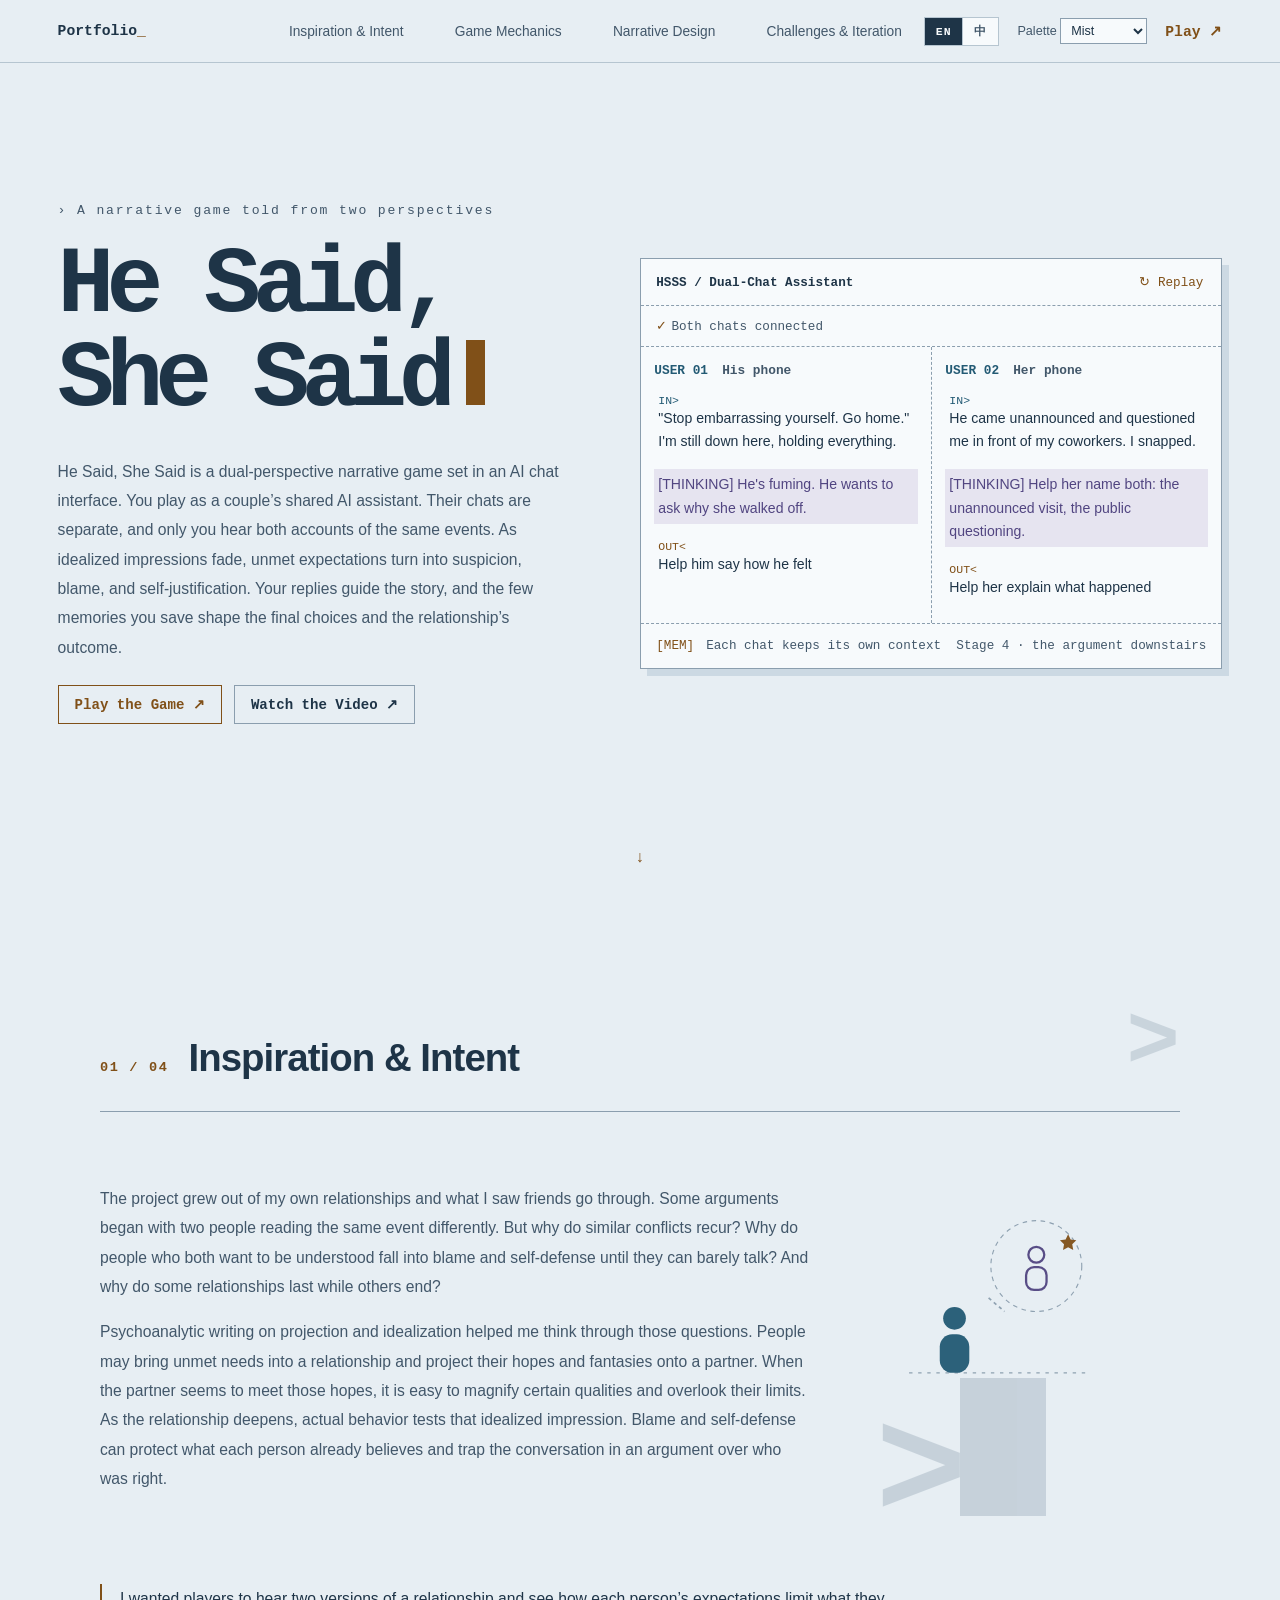
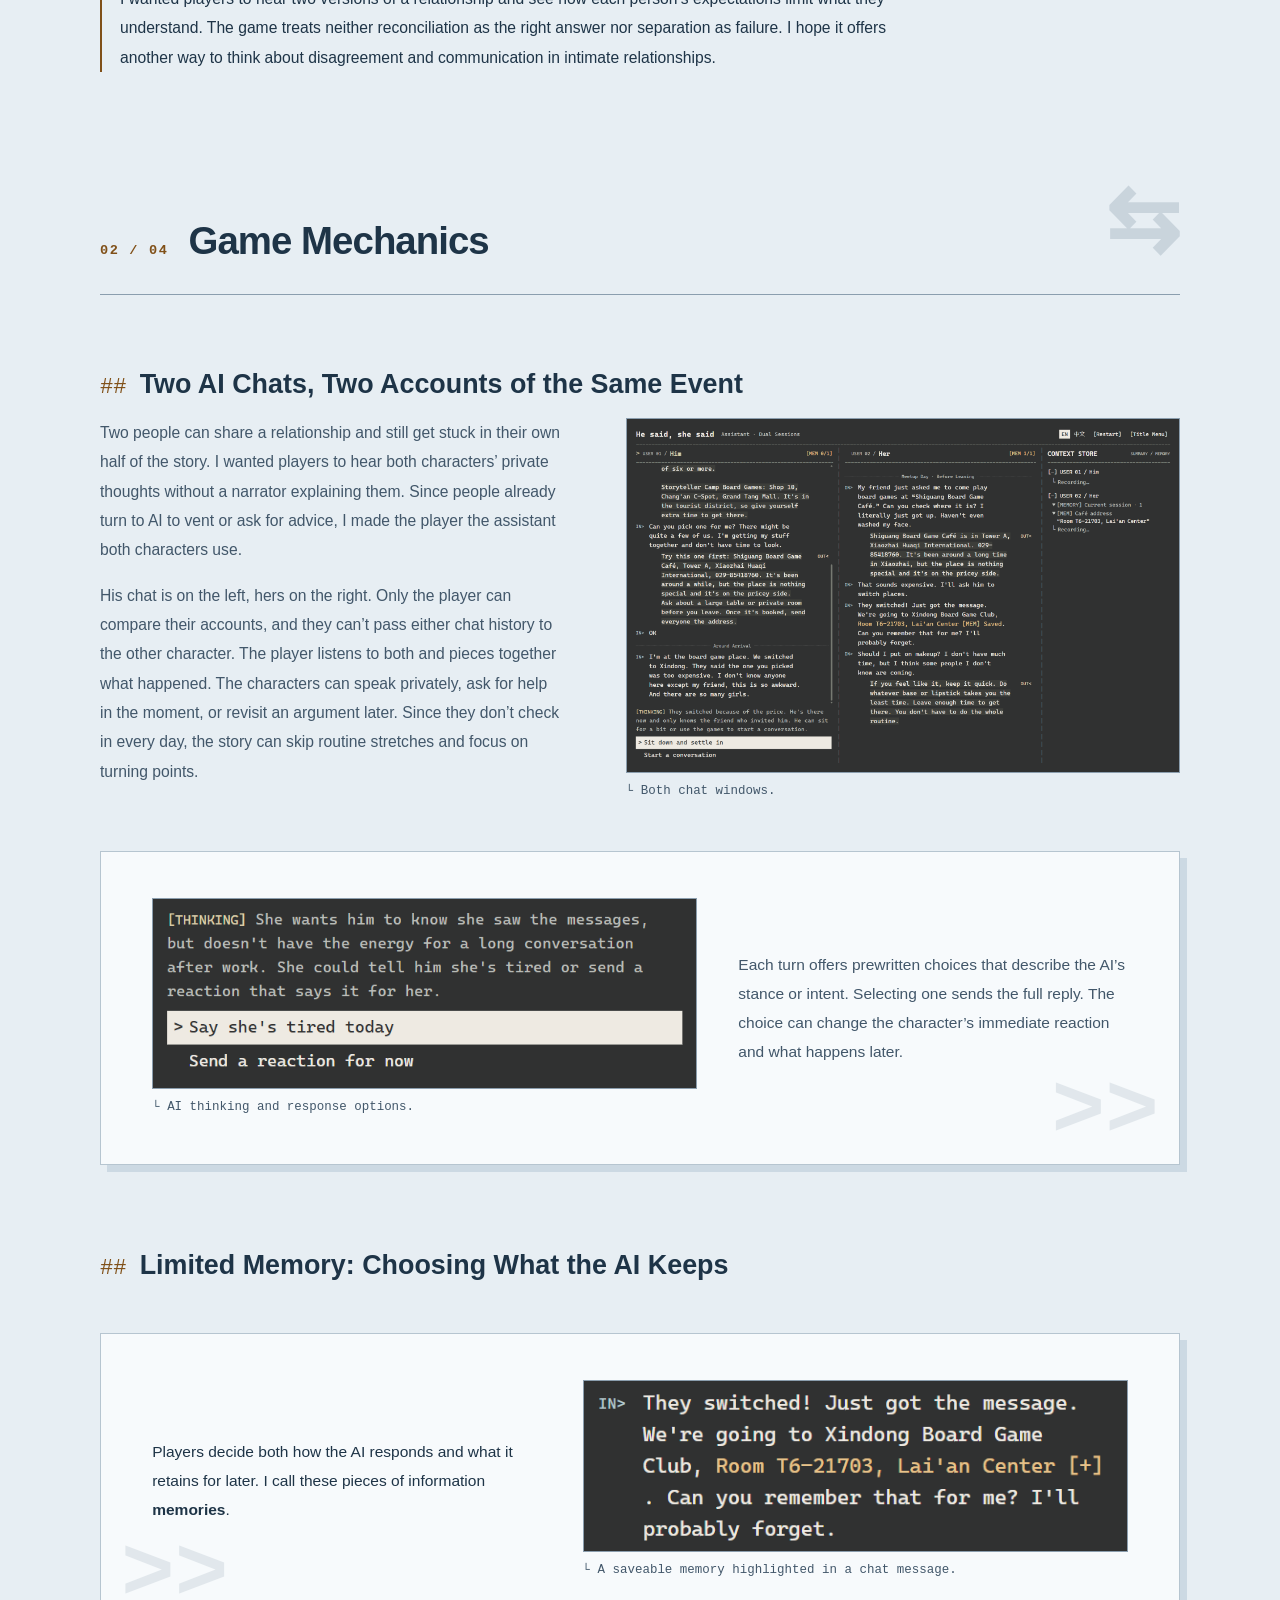
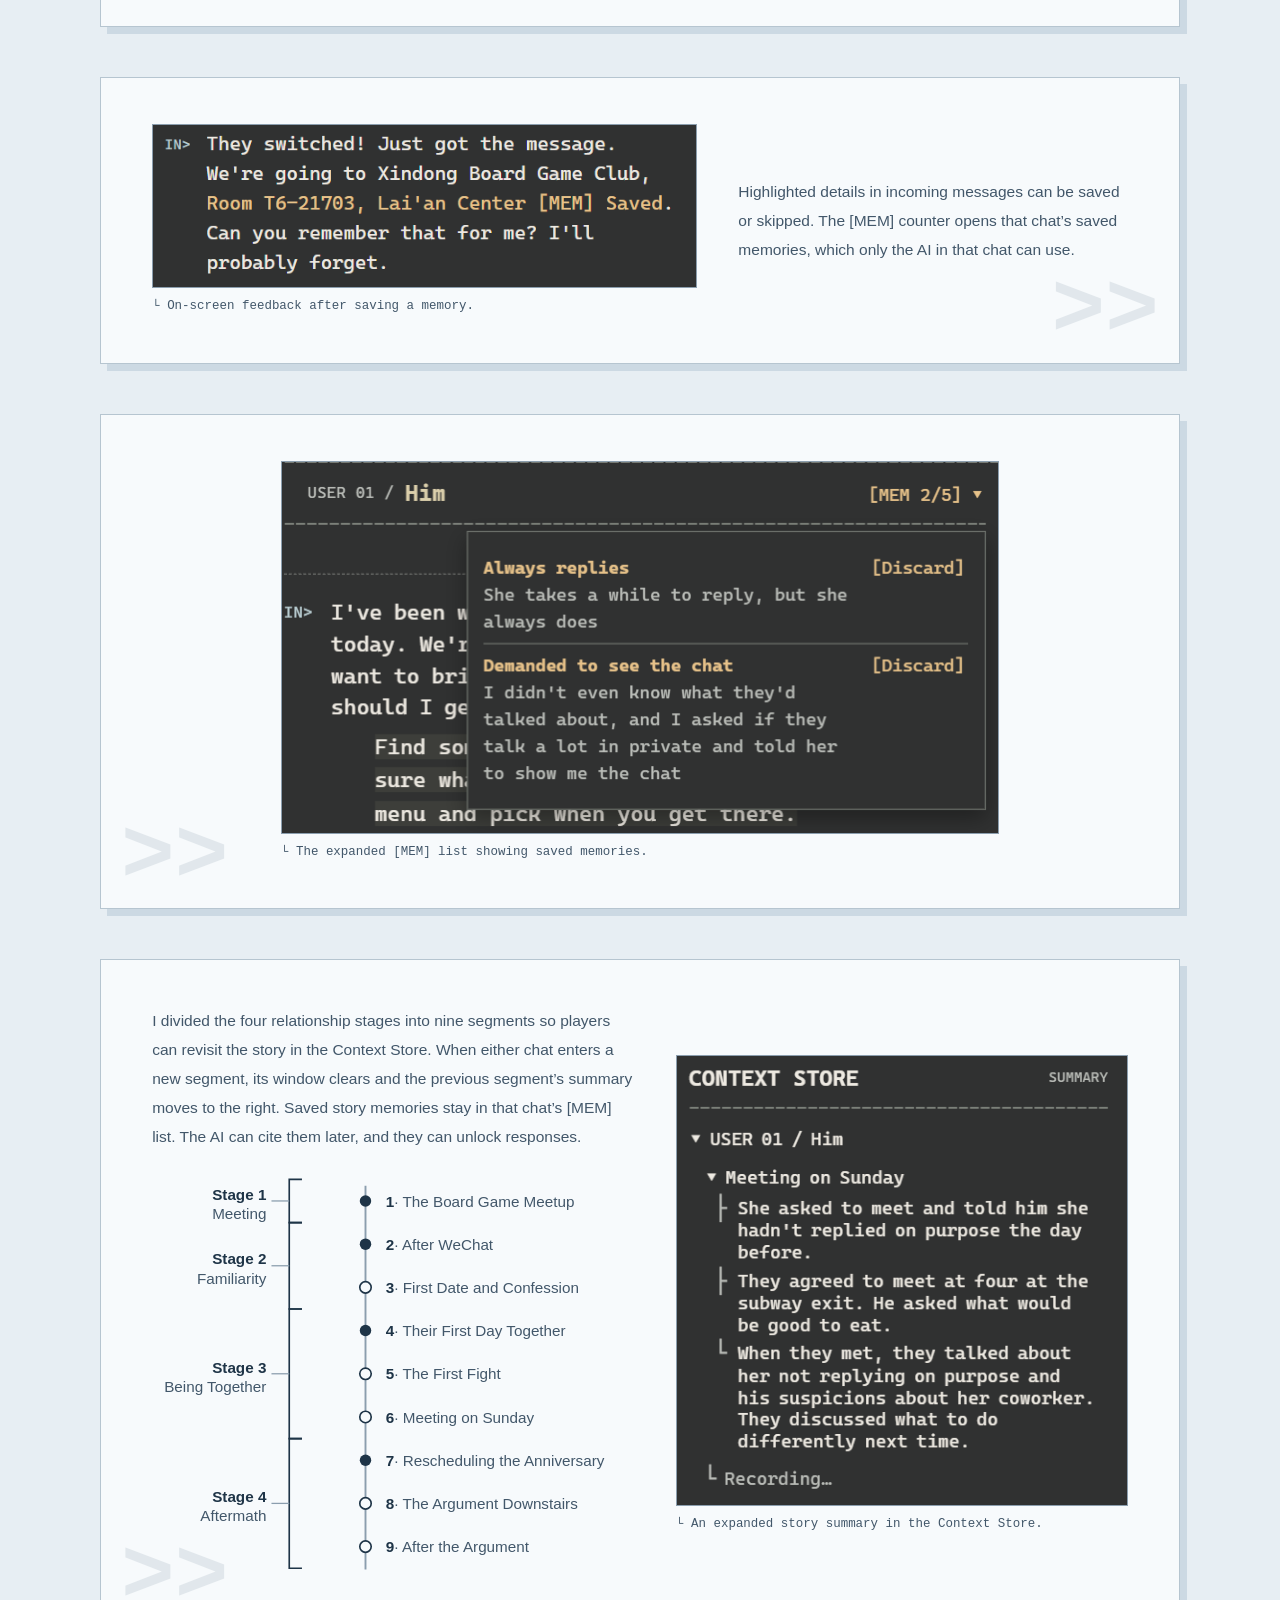
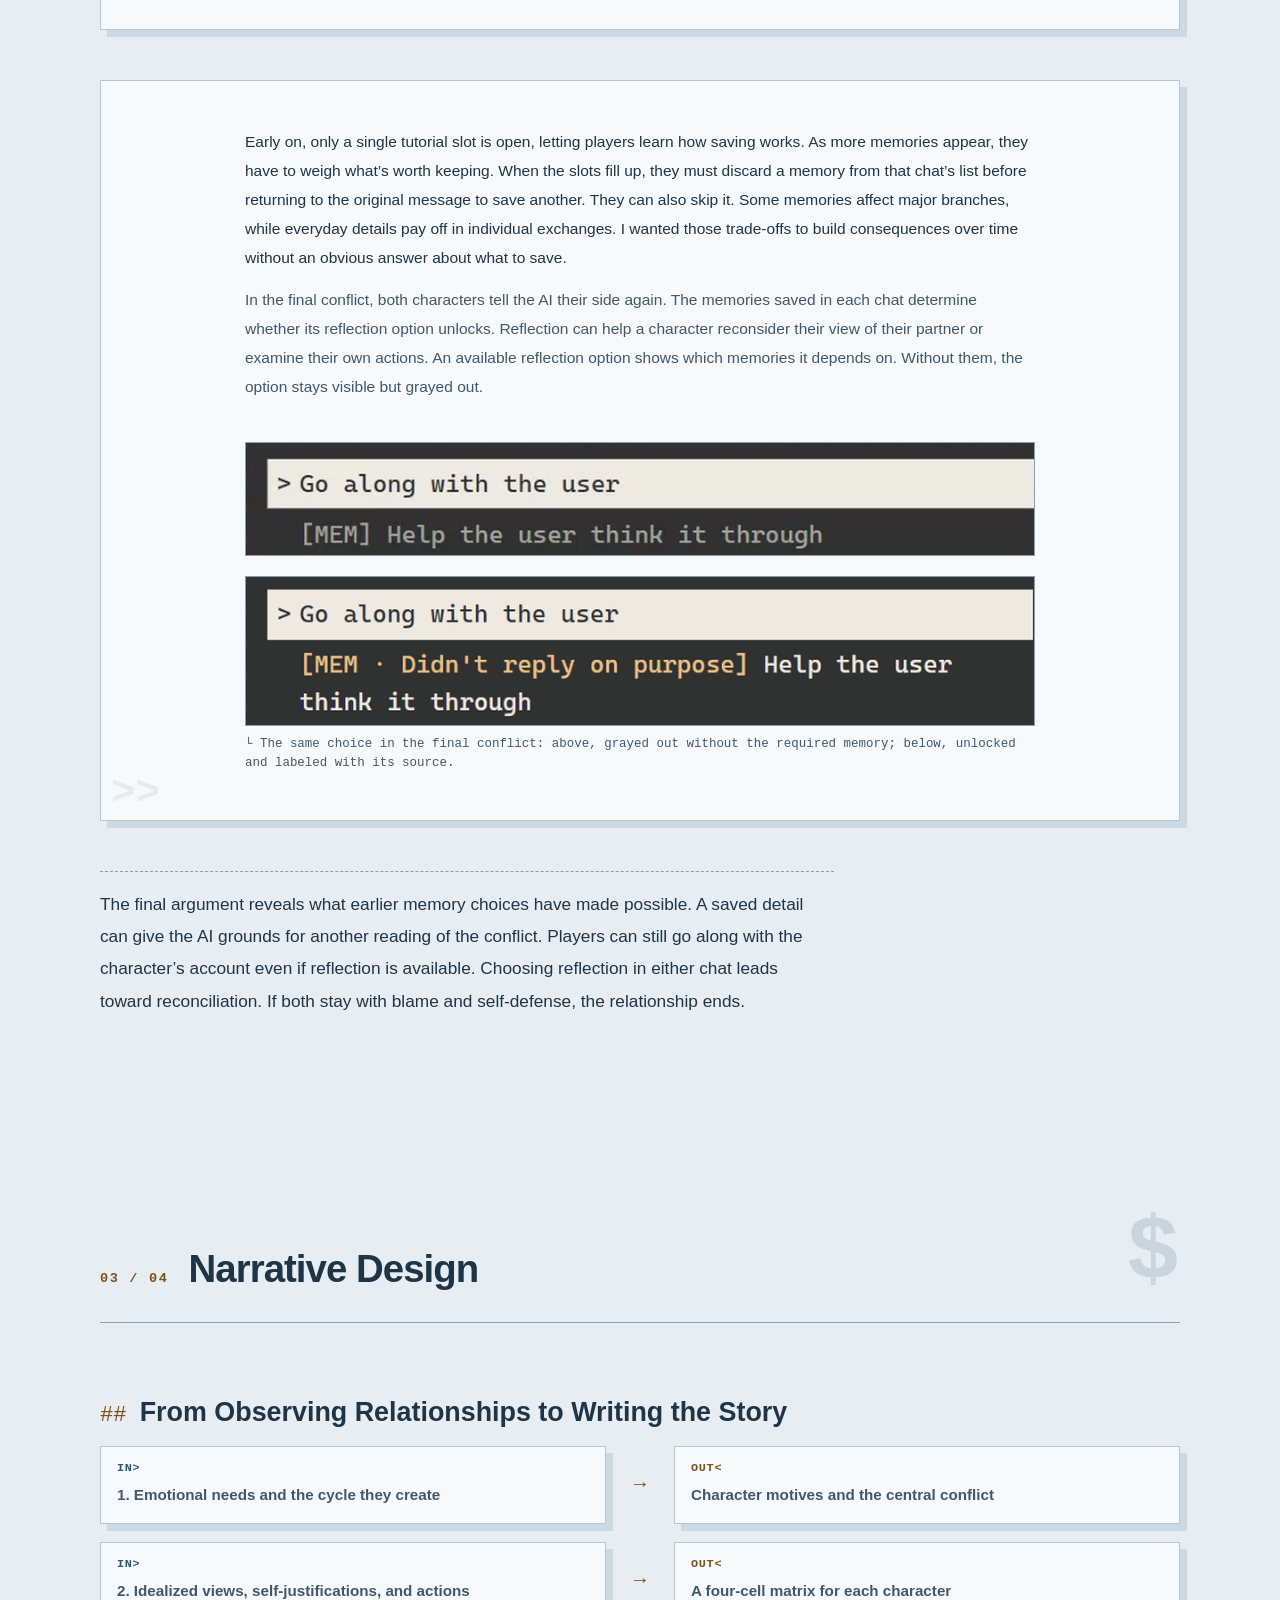
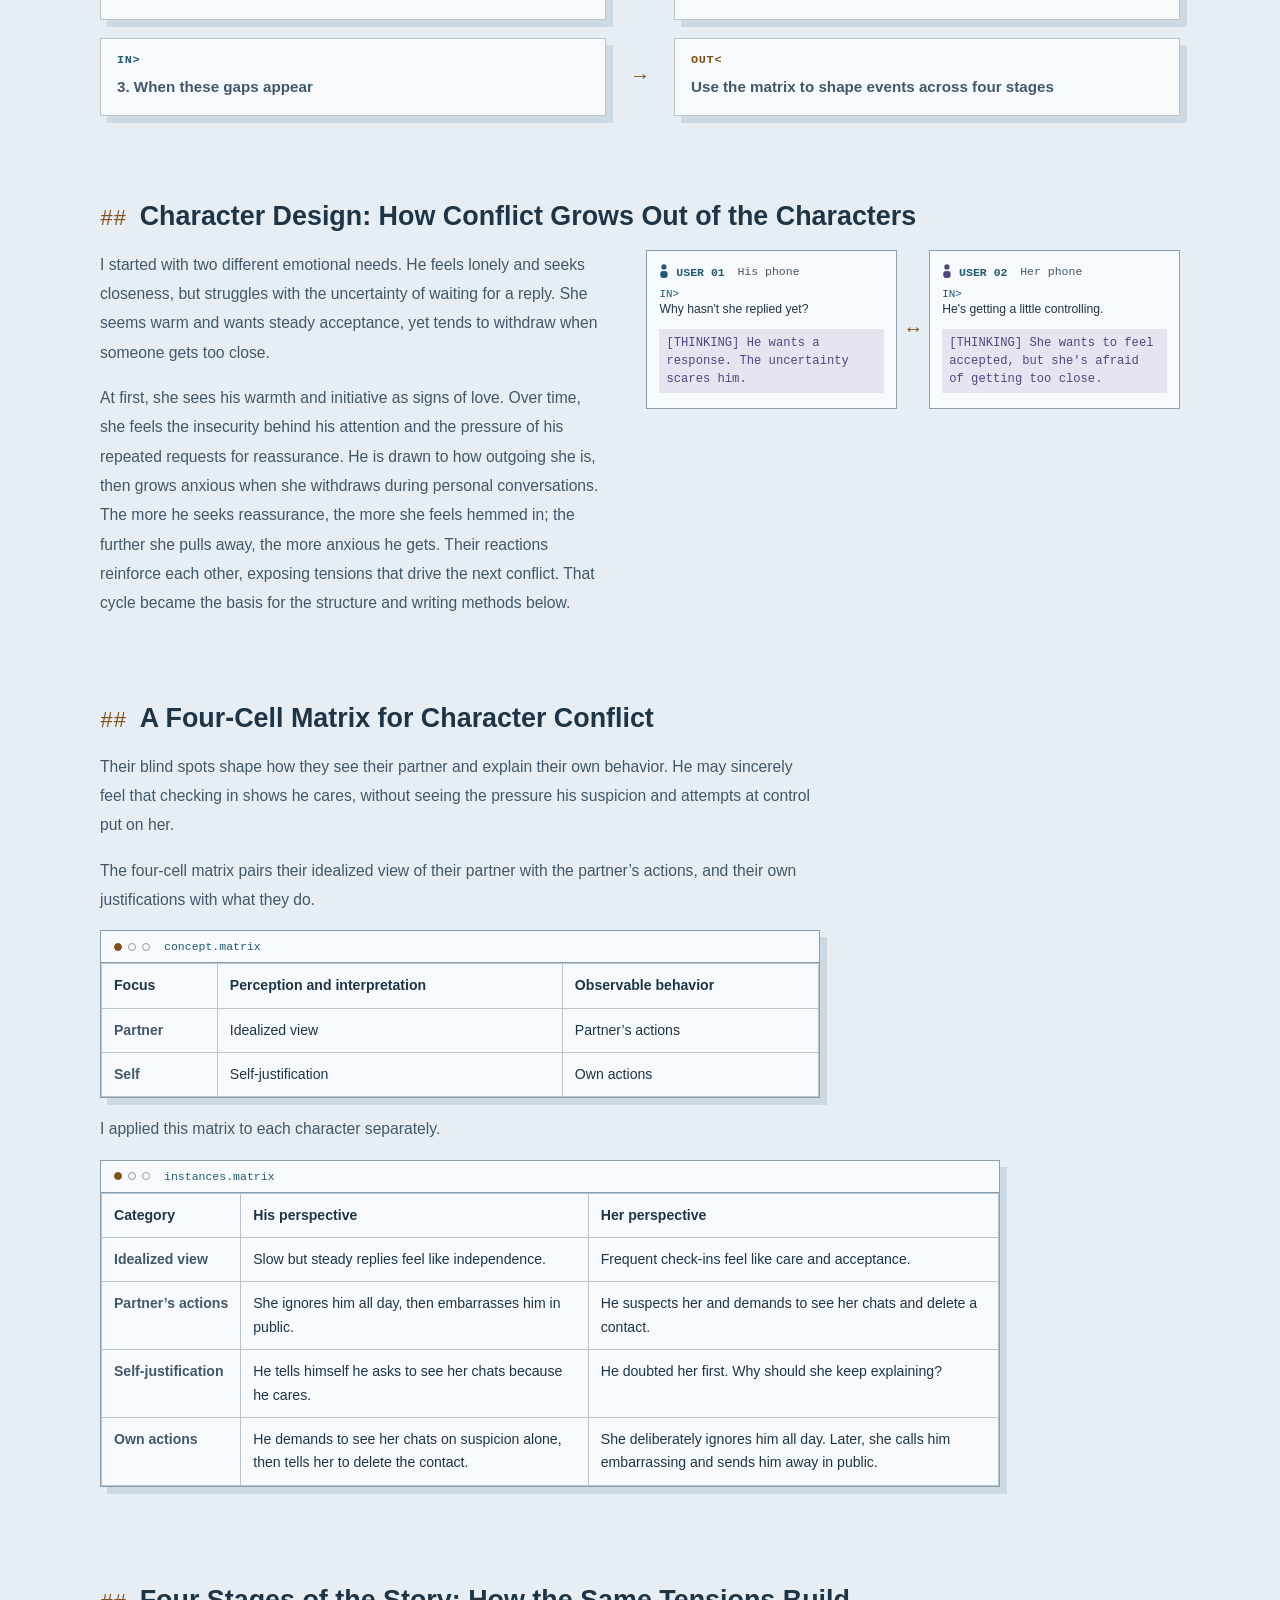
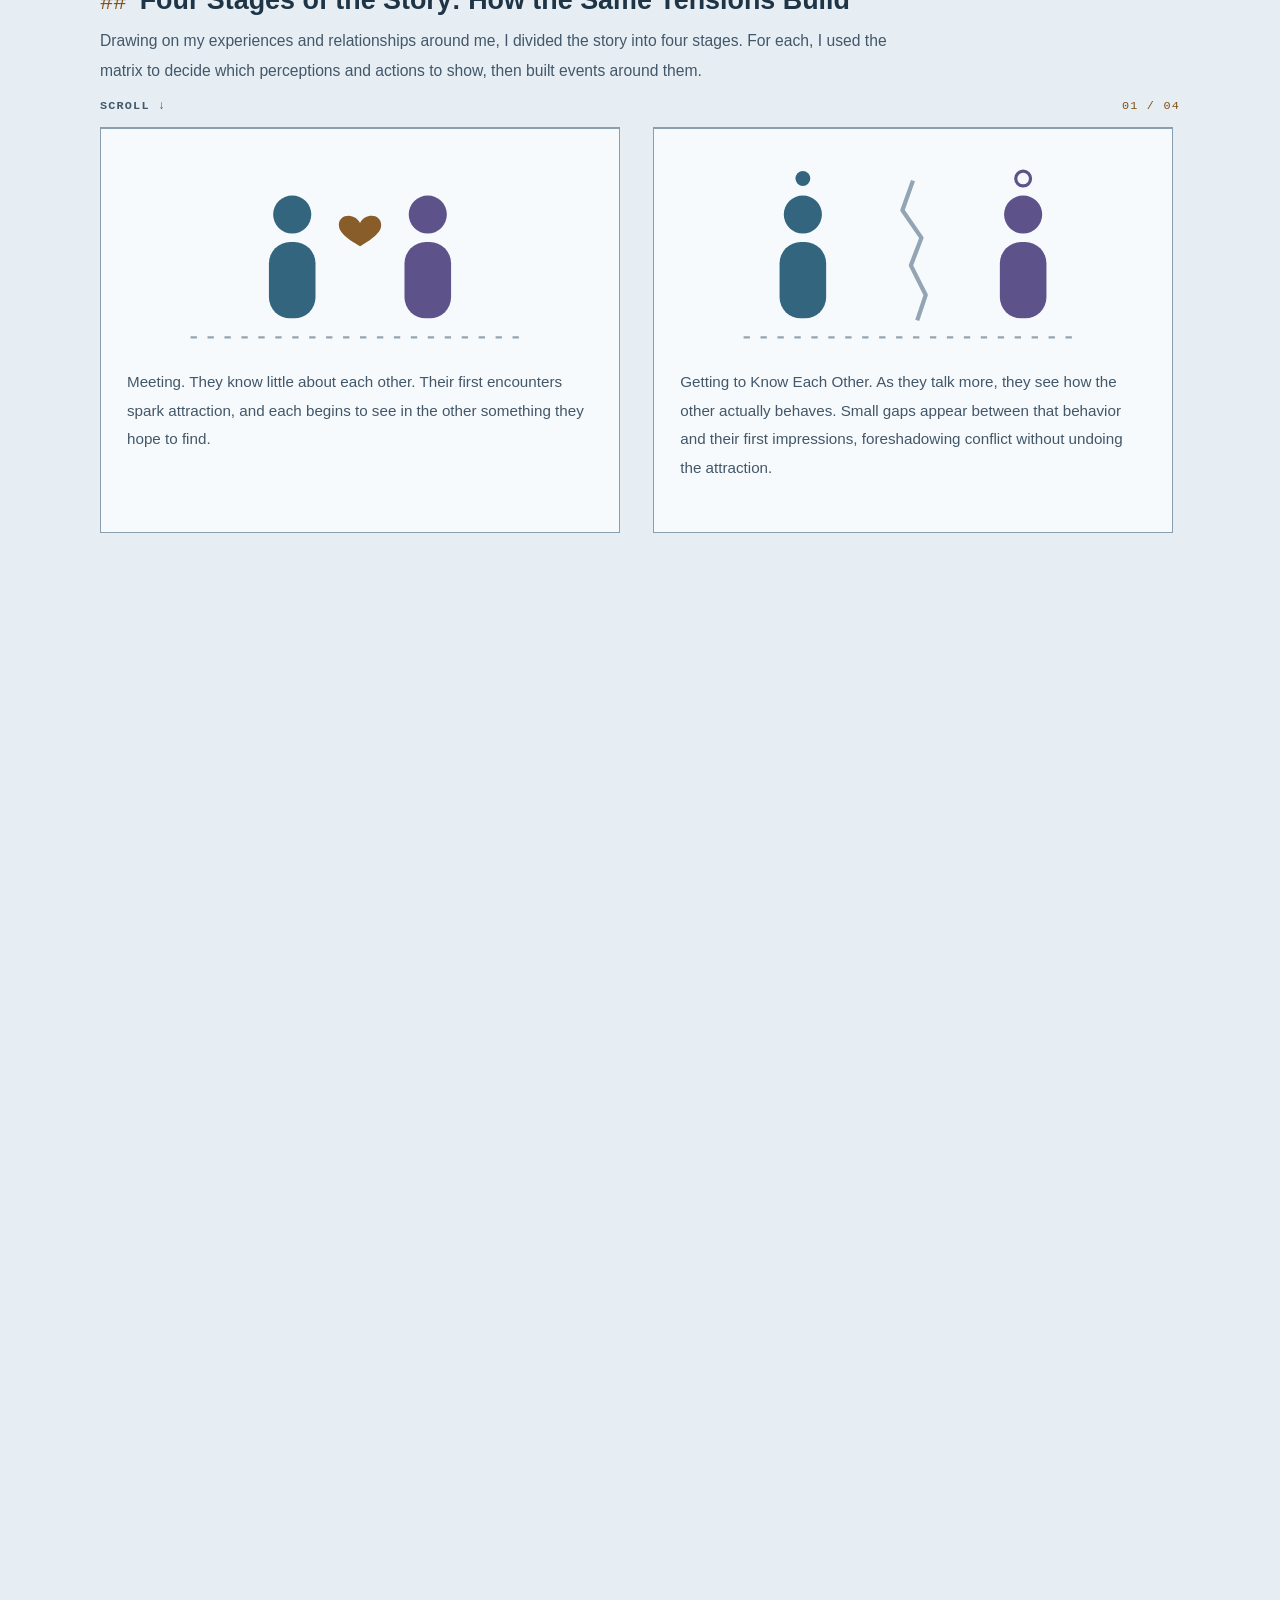
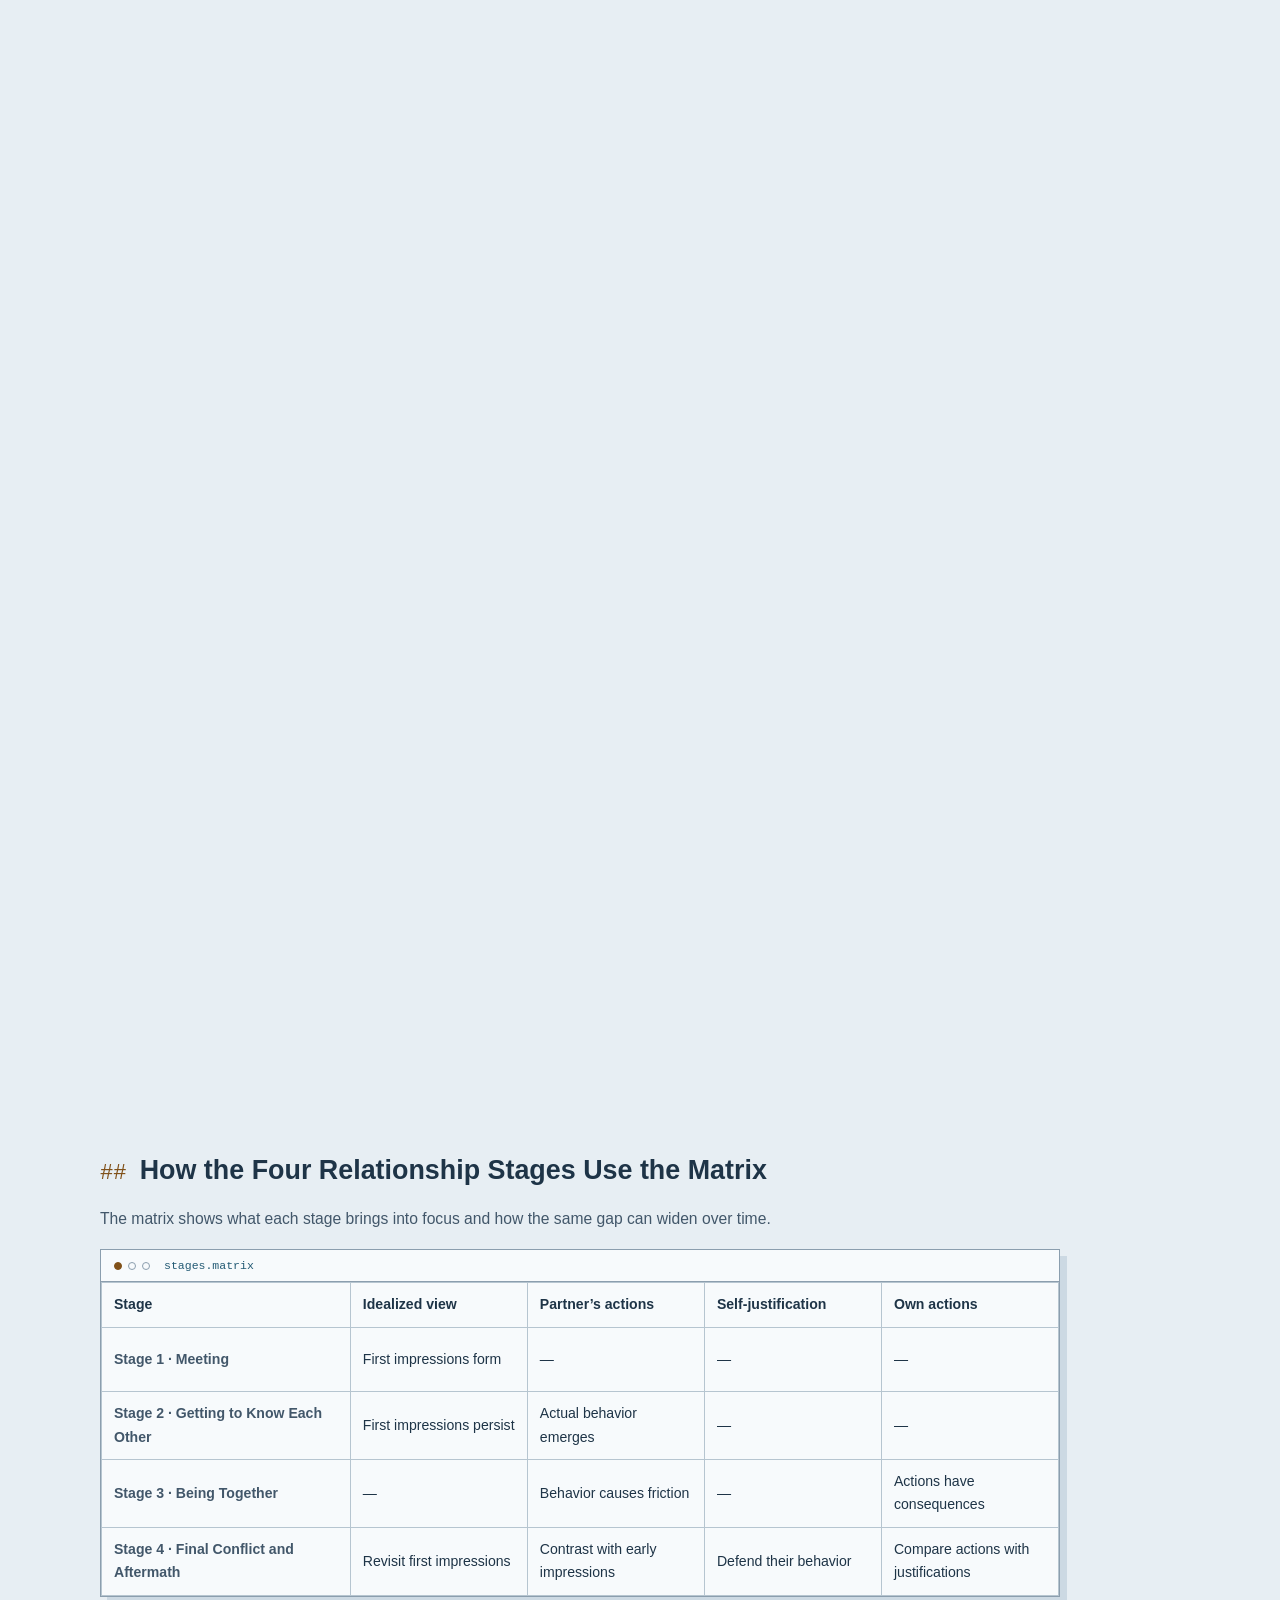
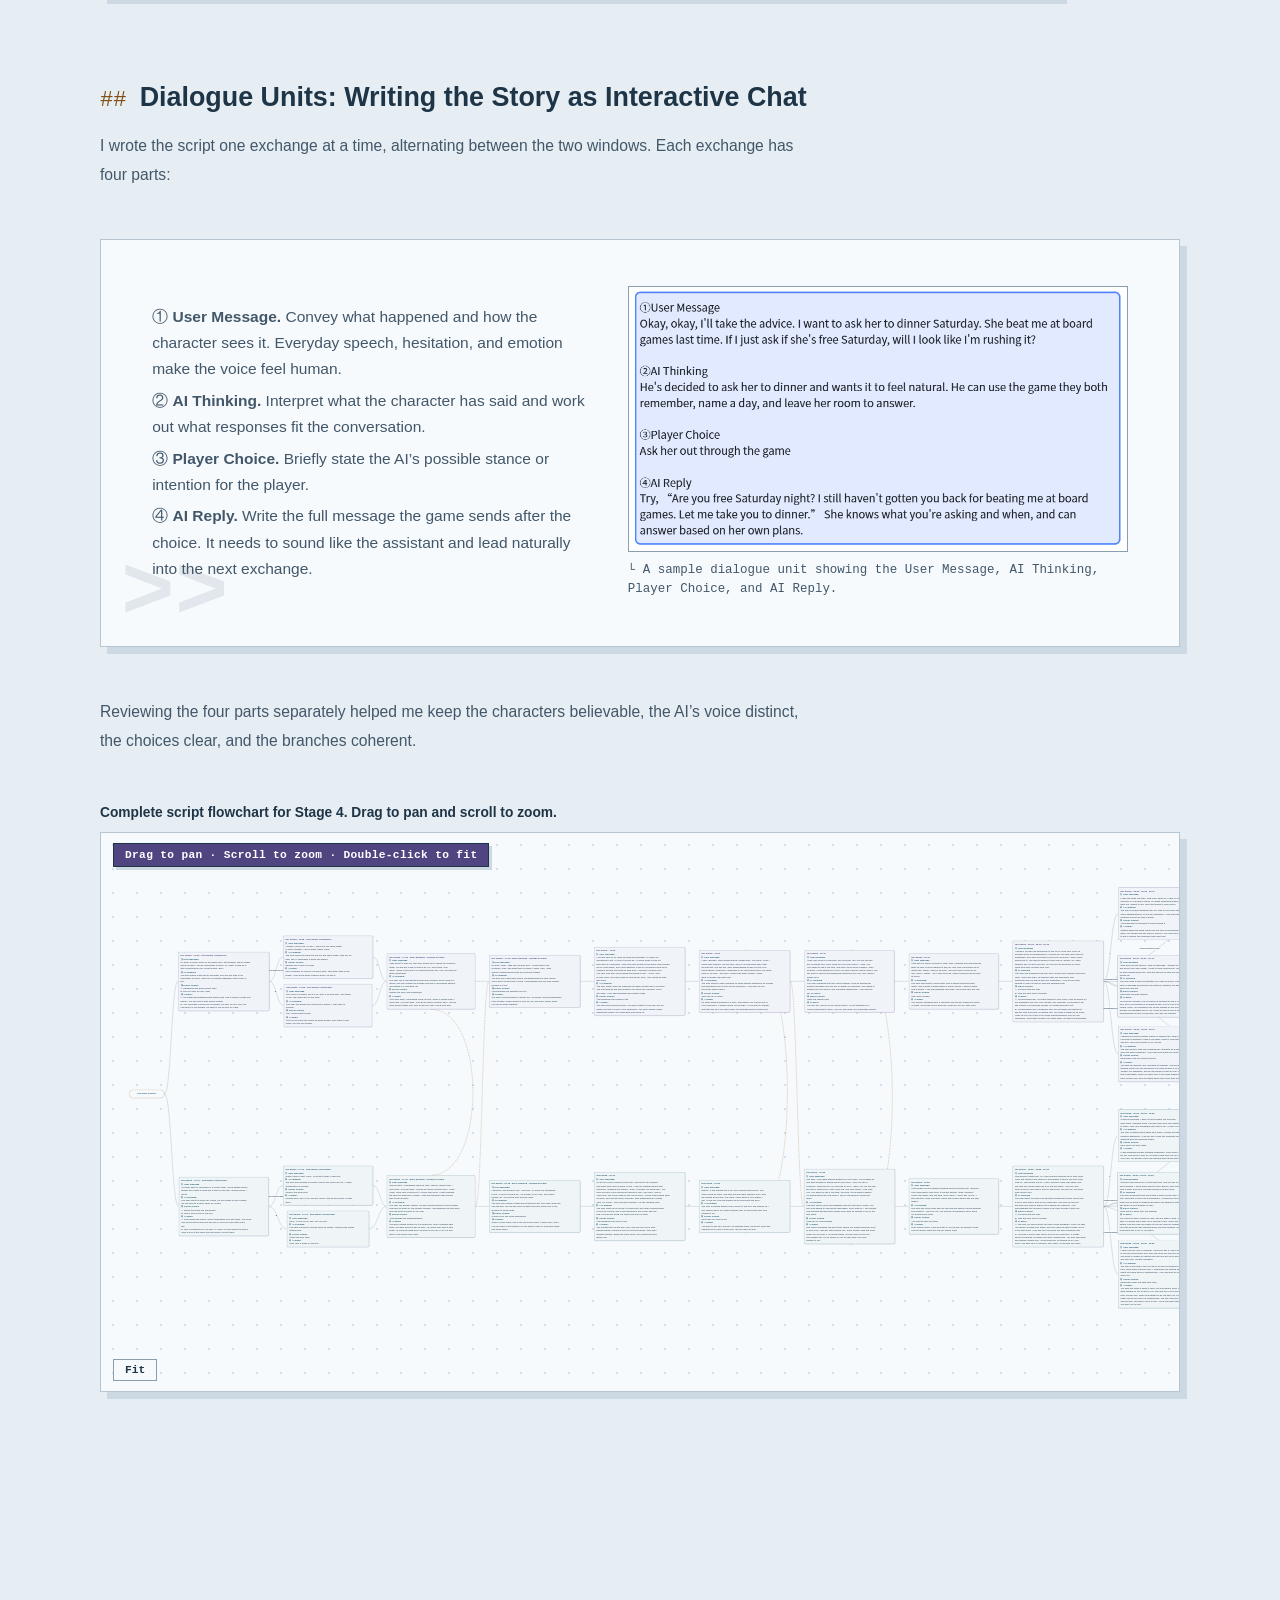
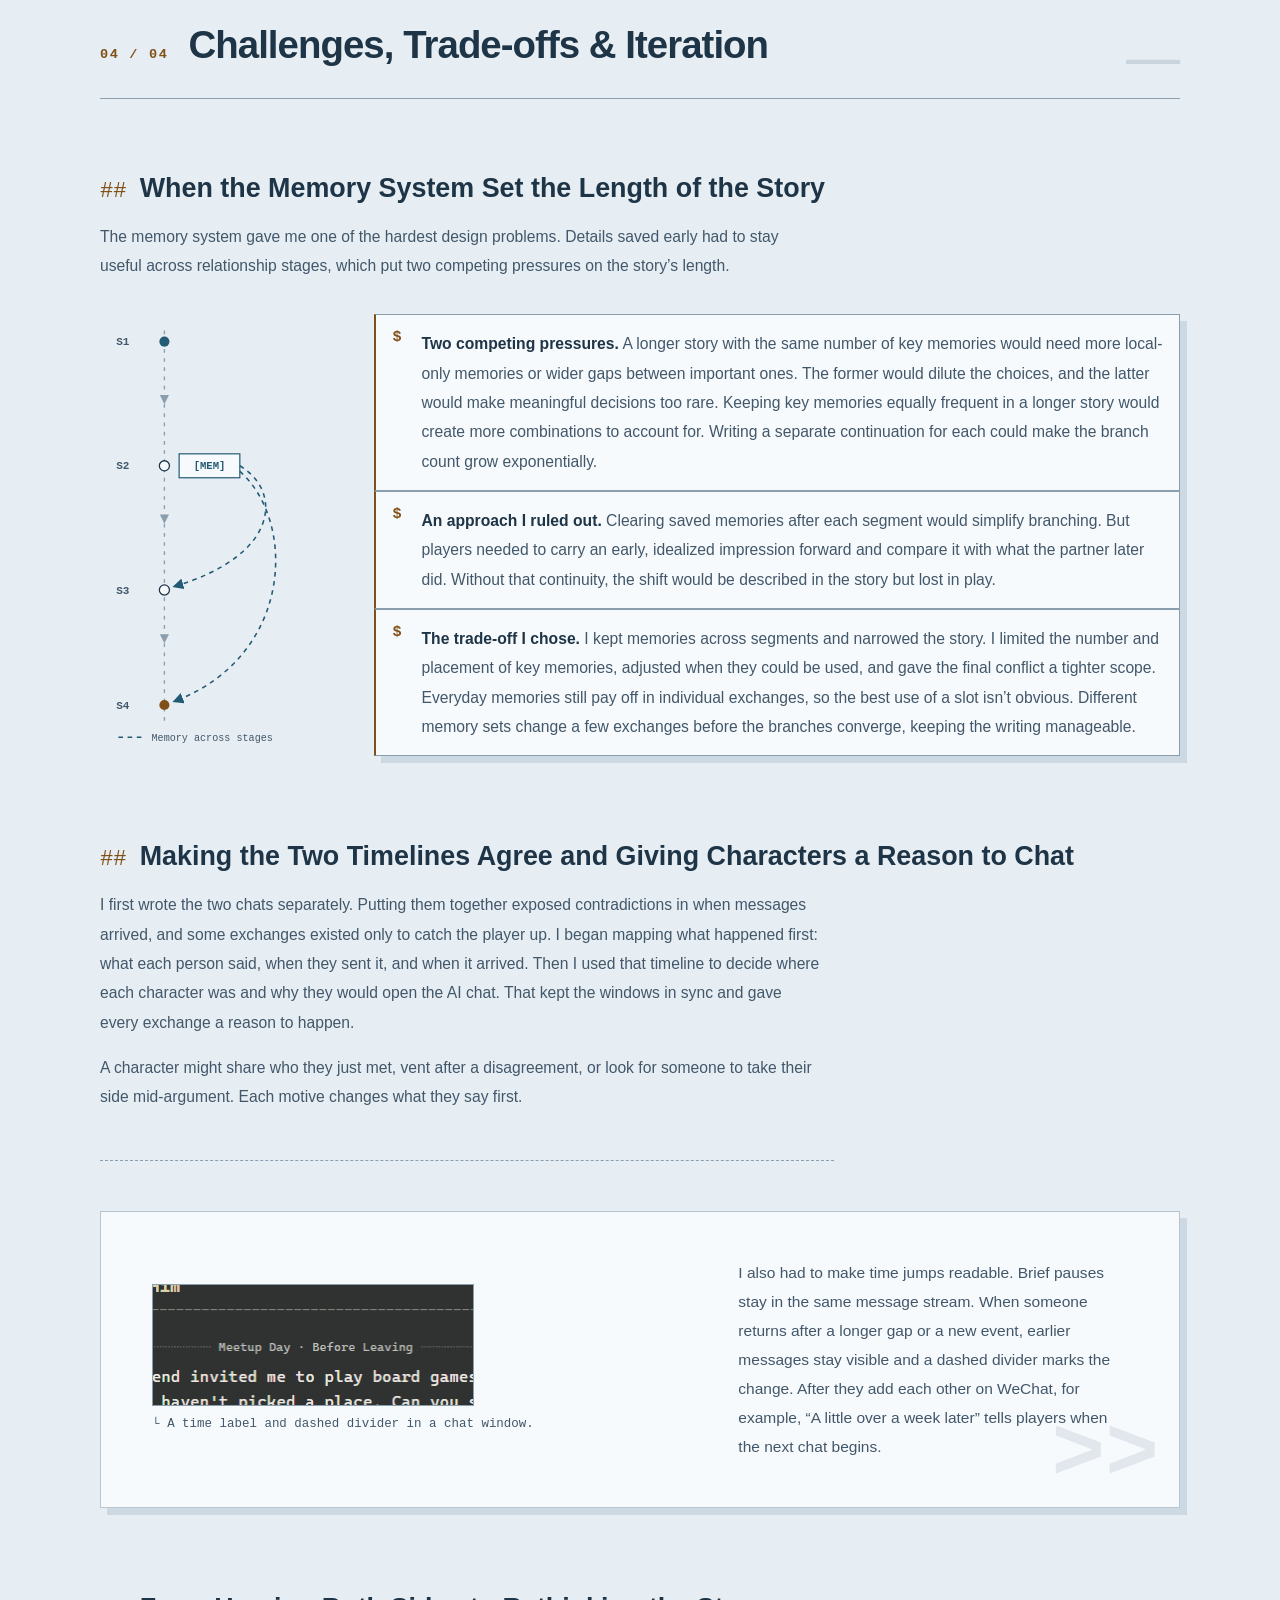
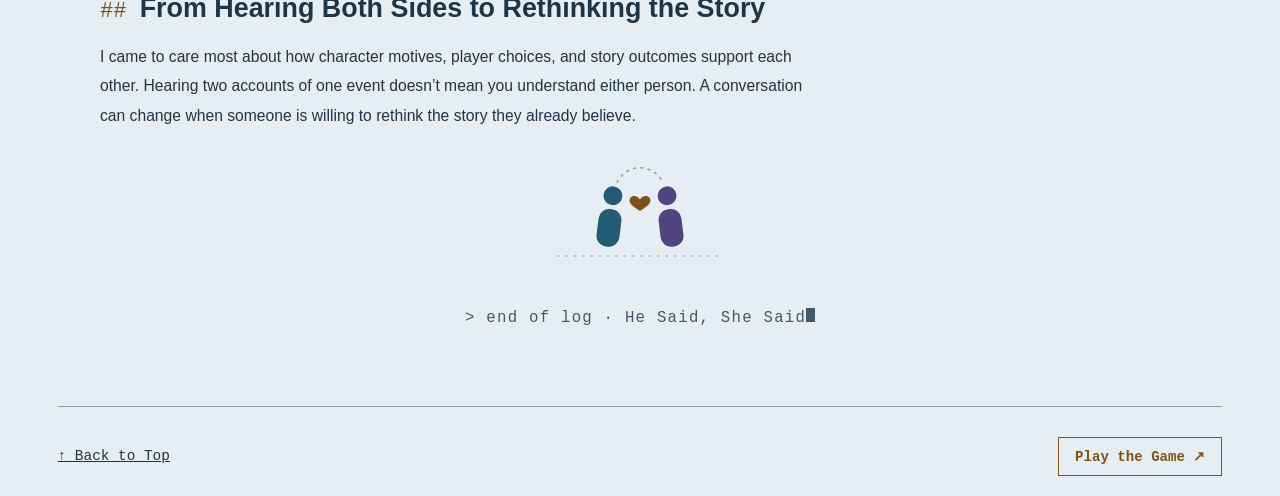
<file: he-said-she-said/index.html>
<!doctype html>
<html lang="zh-CN" data-palette="mist">
<head>
<meta charset="utf-8">
<meta name="viewport" content="width=device-width, initial-scale=1">
<meta name="color-scheme" content="light dark">
<title>He Said, She Said | 项目介绍</title>
<link rel="stylesheet" href="style.css">
<script src="flow-data.js"></script>
<script src="site.js" defer></script>
</head>
<body>
<header class="site-header">
  <div class="nav-inner">
    <a href="https://jesse20050324.github.io/" target="_blank" rel="noopener" class="mark" aria-label="返回主站 Portfolio">Portfolio<span>_</span></a>
    <nav aria-label="作品目录">
      <a href="#inspiration" data-en="Inspiration &amp; Intent">灵感与表达</a><a href="#mechanics" data-en="Game Mechanics">机制设计</a><a href="#script" data-en="Narrative Design">剧本设计</a><a href="#iteration" data-en="Challenges &amp; Iteration">困难与迭代</a>
    </nav>
    <div class="nav-tools">
      <div class="lang-switch" role="group" aria-label="Language / 语言"><button type="button" data-lang="en" class="on">EN</button><button type="button" data-lang="zh">中</button></div>
      <label class="palette"><span data-en="Palette">配色</span> <select id="palette">
        <option value="mist" data-en="Mist">雾蓝</option><option value="lavender" data-en="Lavender">浅灰紫</option>
        <option value="slate" data-en="Slate">中灰蓝</option><option value="terminal" data-en="Terminal">原版深灰</option>
      </select></label>
      <a class="nav-play" href="https://jesse20050324.github.io/he-said-she-said/play/" data-en="Play ↗">试玩 ↗</a>
    </div>
  </div>
</header>
<main id="top">
<section class="hero" aria-labelledby="title">
  <div class="hero-text">
    <p class="label" data-en="› A narrative game told from two perspectives"><span>›</span> 双视角叙事游戏</p>
    <h1 id="title">He Said,<br>She Said<span class="cursor" aria-hidden="true"></span></h1>
    <p class="overview" data-en="He Said, She Said is a dual-perspective narrative game set in an AI chat interface. You play as a couple’s shared AI assistant. Their chats are separate, and only you hear both accounts of the same events. As idealized impressions fade, unmet expectations turn into suspicion, blame, and self-justification. Your replies guide the story, and the few memories you save shape the final choices and the relationship’s outcome.">《He Said, She Said》是一款以 AI 聊天界面呈现的双视角叙事游戏。玩家扮演一对情侣共同使用的 AI 助手，两侧对话彼此隔离，只有玩家能够同时看到两人对同一件事的不同讲述。随着故事展开，双方最初对伴侣的理想化印象逐渐褪去，陷入期待落空后的猜疑、指责与对自身行为的辩护。玩家通过选择 AI 的回应方向引导故事发展，而选择保存的有限记忆，将影响最终的选择机会与两人的关系走向。</p>
    <div class="hero-cta"><a class="play" href="https://jesse20050324.github.io/he-said-she-said/play/" data-en="Play the Game &lt;span aria-hidden=&quot;true&quot;&gt;&amp;#8599;&lt;/span&gt;">进入游戏 <span aria-hidden="true">↗</span></a><a class="play ghost" href="https://youtu.be/IImix6Dg-jQ" target="_blank" rel="noopener" data-en="Watch the Video &lt;span aria-hidden=&quot;true&quot;&gt;&amp;#8599;&lt;/span&gt;">观看视频 <span aria-hidden="true">↗</span></a></div>
  </div>
  <figure class="demo">
    <div class="demo-bar"><b data-en="HSSS / Dual-Chat Assistant">HSSS / 双会话助手</b><button id="replay" type="button" data-en="↻ Replay">↻ 重播</button></div>
    <div class="boot"><span id="spinner" aria-hidden="true">✓</span> <span id="boot-status" data-en="Both chats connected">两路会话已接通</span></div>
    <div class="demo-windows">
      <div class="window"><h2>USER 01 <span data-en="His phone">男窗</span></h2><p class="line in" data-en="&lt;b&gt;IN&amp;gt;&lt;/b&gt; &quot;Stop embarrassing yourself. Go home.&quot; I&#x27;m still down here, holding everything."><b>IN&gt;</b> 她说“别丢人，回家”。我还拎着东西站在楼下。</p><p class="line thinking" data-en="[THINKING] He&#x27;s fuming. He wants to ask why she walked off."><b>[THINKING]</b> 他正在气头上，想质问她为什么走掉。</p><p class="line out" data-en="&lt;b&gt;OUT&amp;lt;&lt;/b&gt; Help him say how he felt"><b>OUT&lt;</b> 帮他说出自己的感受</p></div>
      <div class="window"><h2>USER 02 <span data-en="Her phone">女窗</span></h2><p class="line in" data-en="&lt;b&gt;IN&amp;gt;&lt;/b&gt; He came unannounced and questioned me in front of my coworkers. I snapped."><b>IN&gt;</b> 他自己要来的，还当着同事质问我。我让他别丢人了。</p><p class="line thinking" data-en="[THINKING] Help her name both: the unannounced visit, the public questioning."><b>[THINKING]</b> 可以帮她把“没等回复就来”和“当众质疑”讲清楚。</p><p class="line out" data-en="&lt;b&gt;OUT&amp;lt;&lt;/b&gt; Help her explain what happened"><b>OUT&lt;</b> 帮她解释当时的情况</p></div>
    </div>
    <figcaption data-en="&lt;span&gt;[MEM]&lt;/span&gt; Each chat keeps its own context &lt;span class=&quot;sample&quot;&gt;Stage 4 · the argument downstairs&lt;/span&gt;"><span>[MEM]</span> 两路上下文分别保留 <span class="sample">选段 · 楼下的争执</span></figcaption>
  </figure>
  <a class="continue" href="#inspiration" aria-label="向下阅读">↓</a>
</section>
<section class="chapter" id="inspiration">
<header class="ch-head"><span class="ch-idx">01 / 04</span><h2 data-en="Inspiration &amp; Intent">灵感与表达</h2><span class="ch-glyph" aria-hidden="true">&gt;</span></header>
<div class="prose-block">
<div class="figure-copy">
<p class="prose" data-en="The project grew out of my own relationships and what I saw friends go through. Some arguments began with two people reading the same event differently. But why do similar conflicts recur? Why do people who both want to be understood fall into blame and self-defense until they can barely talk? And why do some relationships last while others end?"><strong>这个项目的灵感来自我自己在亲密关系中的经历，以及对身边朋友类似经历的观察。</strong>后来再回头看那些争吵，我发现，有些矛盾确实源于双方对同一件事的不同理解。但更让我在意的是，为什么相似的冲突会在不同的关系中反复出现？为什么两个人明明都希望被理解，却容易陷入互相指责、为自己的行为辩护，最终越来越难以沟通？我也开始思考，为什么有些关系能够继续，有些最终选择分开。</p>
<p class="prose" data-en="Psychoanalytic writing on projection and idealization helped me think through those questions. People may bring unmet needs into a relationship and project their hopes and fantasies onto a partner. When the partner seems to meet those hopes, it is easy to magnify certain qualities and overlook their limits. As the relationship deepens, actual behavior tests that idealized impression. Blame and self-defense can protect what each person already believes and trap the conversation in an argument over who was right."><strong>后来，我开始接触一些精神分析中关于投射和理想化的讨论。</strong>我逐渐意识到，人们有时会带着尚未满足的情感需要进入一段关系，并将由此产生的期待与幻想投射到对方身上。当对方身上的某些特质看起来能够回应这些期待时，人们容易放大这些特质、忽略其局限，形成对伴侣的理想化印象。随着关系深入，伴侣的实际表现逐渐显现，对伴侣的理想化印象也开始动摇。而面对这种落差，人们有时又会通过指责对方或为自己的行为辩护，来维护原有的认识，使沟通停留在争辩谁对谁错的层面。</p>
</div>
<div class="deco-col" aria-hidden="true">
  <svg class="concept-scene" viewBox="0 0 220 150"><line x1="30" y1="146" x2="190" y2="146" stroke="var(--rule)" stroke-dasharray="3 5"/><g fill="var(--blue)"><circle cx="70" cy="98" r="10"/><rect x="57" y="112" width="26" height="34" rx="11"/></g><circle cx="142" cy="52" r="40" fill="none" stroke="var(--rule)" stroke-dasharray="4 4"/><g fill="none" stroke="var(--violet)" stroke-width="2"><circle cx="142" cy="42" r="7"/><rect x="133" y="53" width="18" height="20" rx="7"/></g><path d="M170 24l2.2 4.6 5 .7-3.6 3.5.9 5-4.5-2.4-4.5 2.4.9-5-3.6-3.5 5-.7z" fill="var(--warm)"/><line x1="100" y1="80" x2="114" y2="92" stroke="var(--rule)" stroke-width="1.5" stroke-dasharray="3 3"/></svg>
  <span class="glyph-big">&gt;<i class="cursor-block blinker"></i></span>
</div>
</div>
<p class="prose key" data-en="I wanted players to hear two versions of a relationship and see how each person’s expectations limit what they understand. The game treats neither reconciliation as the right answer nor separation as failure. I hope it offers another way to think about disagreement and communication in intimate relationships."><strong>这些观察让我想做一款不急于给出判断的游戏。</strong>我希望玩家能够同时看到一段关系的两个版本，发现双方如何理解彼此，又如何被自己的期待和立场限制。游戏不将和解视为正确答案，也不把分开视为失败。我希望这个游戏能为玩家提供一个理解亲密关系的新角度，启发他们思考其中的分歧与沟通。</p>
</section>
<section class="chapter" id="mechanics">
<header class="ch-head"><span class="ch-idx">02 / 04</span><h2 data-en="Game Mechanics">机制设计</h2><span class="ch-glyph" aria-hidden="true">&#8646;</span></header>
<article class="entry" id="dual-window"><h3 data-en="Two AI Chats, Two Accounts of the Same Event">AI 双窗口：听见同一件事的两个版本</h3>
<div class="dw-wrap" id="dw-wrap" data-v="1"><div class="dv dv1"><div class="figure-row"><div class="figure-copy"><p class="prose" data-en="Two people can share a relationship and still get stuck in their own half of the story. I wanted players to hear both characters’ private thoughts without a narrator explaining them. Since people already turn to AI to vent or ask for advice, I made the player the assistant both characters use.">我最初想呈现的是：两个人明明经历了同一段关系，却可能各自困在自己理解的那一半故事里。问题在于，如何让玩家自然地听见双方的内心想法，而不是依靠旁白替角色解释。想到人们会向 AI 倾诉、寻求建议，我选择让玩家直接扮演这对情侣共同使用的 AI 助手。</p>
<p class="prose" data-en="His chat is on the left, hers on the right. Only the player can compare their accounts, and they can’t pass either chat history to the other character. The player listens to both and pieces together what happened. The characters can speak privately, ask for help in the moment, or revisit an argument later. Since they don’t check in every day, the story can skip routine stretches and focus on turning points."><strong>游戏中的左右聊天窗口分别属于男生和女生，两侧消息严格隔离。</strong>人物会将同一事件讲成不同的版本，只有玩家能并排接触这些叙述，却不能把一方的聊天记录直接传递给另一方。玩家既是双方各自的倾听者，也是唯一有机会拼起事件全貌的人。聊天还为角色提供了自然表达私密想法的方式：他们可以在争吵后复盘，也可以在事情发生时向 AI 求助。与此同时，人与 AI 的对话不必每天连续发生，故事因此能够跳过普通日常，集中呈现关系变化的关键时刻。</p>
</div>
<figure class="shot shot-1"><a href="images/image1.png" target="_blank" rel="noopener" aria-label="打开原图：双窗口全景"><img src="images/image1.png" width="1946" height="1244" alt="双窗口全景" loading="lazy"></a><figcaption data-en="└ Both chat windows."><span aria-hidden="true">└</span> 双窗口全景</figcaption></figure></div></div></div>
<div class="figure-band right"><span class="band-glyph" aria-hidden="true">&gt;&gt;</span>
<div class="band-copy"><p class="prose" data-en="Each turn offers prewritten choices that describe the AI’s stance or intent. Selecting one sends the full reply. The choice can change the character’s immediate reaction and what happens later.">玩家不需要自行输入或编写回复。每轮对话都会提供事先写好的选项，选项只概括 AI 的回应态度或意图；玩家点击其中一项后，游戏才会在聊天窗口发送与该选项对应的完整 AI 回复。不同的选择可以改变人物当下的反应与后续故事。</p></div>
<figure class="shot shot-2"><a href="images/image2.png" target="_blank" rel="noopener" aria-label="打开原图：AI 思考与回应选项区域"><img src="images/image2.png" width="705" height="245" alt="AI 思考与回应选项区域" loading="lazy"></a><figcaption data-en="└ AI thinking and response options."><span aria-hidden="true">└</span> AI 思考与回应选项区域</figcaption></figure>
</div>
</article>
<article class="entry" id="memory"><h3 data-en="Limited Memory: Choosing What the AI Keeps">有限记忆：决定 AI 能留下什么</h3>
<div class="figure-band"><span class="band-glyph" aria-hidden="true">&gt;&gt;</span>
<div class="band-copy"><p class="prose lead" data-en="Players decide both how the AI responds and what it retains for later. I call these pieces of information &lt;strong&gt;memories&lt;/strong&gt;.">除了决定 AI 如何回应，玩家还可以决定它长期记住哪些信息。我把这些可以保留、供之后对话使用的信息称为“记忆”。</p></div>
<figure class="shot shot-3"><a href="images/image3.png" target="_blank" rel="noopener" aria-label="打开原图：聊天消息中高亮的记忆候选"><img src="images/image3.png" width="568" height="178" alt="聊天消息中高亮的记忆候选" loading="lazy"></a><figcaption data-en="└ A saveable memory highlighted in a chat message."><span aria-hidden="true">└</span> 聊天消息中高亮的记忆候选</figcaption></figure>
</div>
<div class="figure-band right"><span class="band-glyph" aria-hidden="true">&gt;&gt;</span>
<div class="band-copy"><p class="prose" data-en="Highlighted details in incoming messages can be saved or skipped. The [MEM] counter opens that chat’s saved memories, which only the AI in that chat can use.">具体来说，角色发来的消息中，有些内容被预先设置成可保存的记忆候选。玩家遇到它们时，可以选择保存，也可以直接跳过。两个聊天窗口各有自己的记忆列表。点击窗头的 [MEM] 计数，可以查看这一侧已存的记忆。每条记忆只供本侧 AI 在后续对话中使用。</p></div>
<figure class="shot shot-4"><a href="images/image4.png" target="_blank" rel="noopener" aria-label="打开原图：保存记忆后的界面反馈"><img src="images/image4.png" width="604" height="180" alt="保存记忆后的界面反馈" loading="lazy"></a><figcaption data-en="└ On-screen feedback after saving a memory."><span aria-hidden="true">└</span> 保存记忆后的界面反馈</figcaption></figure>
</div>
<div class="figure-band solo"><span class="band-glyph" aria-hidden="true">&gt;&gt;</span>
<figure class="shot shot-10"><a href="images/image10.png" target="_blank" rel="noopener" aria-label="打开原图：展开的 [MEM] 列表，查看已存记忆"><img src="images/image10.png" width="718" height="372" alt="展开的 [MEM] 列表，查看已存记忆" loading="lazy"></a><figcaption data-en="└ The expanded [MEM] list showing saved memories."><span aria-hidden="true">└</span> 展开的 [MEM] 列表，查看已存记忆</figcaption></figure>
</div>
<div class="figure-band"><span class="band-glyph" aria-hidden="true">&gt;&gt;</span>
<div class="band-copy"><p class="prose" data-en="I divided the four relationship stages into nine segments so players can revisit the story in the Context Store. When either chat enters a new segment, its window clears and the previous segment’s summary moves to the right. Saved story memories stay in that chat’s [MEM] list. The AI can cite them later, and they can unlock responses.">为便于玩家在右侧收录区回顾剧情，我把剧本的四个关系阶段细分为九个剧情段。每侧会话进入新一段时，聊天窗会清屏，上一段的剧情摘要收录到右侧。此前保存的主线记忆仍留在本窗的 [MEM] 列表里，之后可以被 AI 引用，也可以解锁新的回应选项。</p>
<div class="seg-wrap" id="seg-wrap"><svg class="seg sv2" viewBox="0 0 380 322" aria-hidden="true"><line x1="168" y1="10" x2="168" y2="312" stroke="var(--rule)" stroke-width="1.5"/><circle cx="168" cy="22" r="4.5" fill="var(--ink)"/><circle cx="168" cy="56" r="4.5" fill="var(--ink)"/><circle cx="168" cy="90" r="4.5" fill="var(--surface)" stroke="var(--ink)" stroke-width="1.3"/><circle cx="168" cy="124" r="4.5" fill="var(--ink)"/><circle cx="168" cy="158" r="4.5" fill="var(--surface)" stroke="var(--ink)" stroke-width="1.3"/><circle cx="168" cy="192" r="4.5" fill="var(--surface)" stroke="var(--ink)" stroke-width="1.3"/><circle cx="168" cy="226" r="4.5" fill="var(--ink)"/><circle cx="168" cy="260" r="4.5" fill="var(--surface)" stroke="var(--ink)" stroke-width="1.3"/><circle cx="168" cy="294" r="4.5" fill="var(--surface)" stroke="var(--ink)" stroke-width="1.3"/><text x="184" y="26.5" style="font:13px var(--sans)"><tspan font-weight="700" fill="var(--ink)">1</tspan><tspan fill="var(--muted)" data-en="· The Board Game Meetup"> · 桌游聚会</tspan></text><text x="184" y="60.5" style="font:13px var(--sans)"><tspan font-weight="700" fill="var(--ink)">2</tspan><tspan fill="var(--muted)" data-en="· After WeChat"> · 加微信后</tspan></text><text x="184" y="94.5" style="font:13px var(--sans)"><tspan font-weight="700" fill="var(--ink)">3</tspan><tspan fill="var(--muted)" data-en="· First Date and Confession"> · 约见与表白</tspan></text><text x="184" y="128.5" style="font:13px var(--sans)"><tspan font-weight="700" fill="var(--ink)">4</tspan><tspan fill="var(--muted)" data-en="· Their First Day Together"> · 交往第一天</tspan></text><text x="184" y="162.5" style="font:13px var(--sans)"><tspan font-weight="700" fill="var(--ink)">5</tspan><tspan fill="var(--muted)" data-en="· The First Fight"> · 第一次争执</tspan></text><text x="184" y="196.5" style="font:13px var(--sans)"><tspan font-weight="700" fill="var(--ink)">6</tspan><tspan fill="var(--muted)" data-en="· Meeting on Sunday"> · 周日见面</tspan></text><text x="184" y="230.5" style="font:13px var(--sans)"><tspan font-weight="700" fill="var(--ink)">7</tspan><tspan fill="var(--muted)" data-en="· Rescheduling the Anniversary"> · 纪念日改约</tspan></text><text x="184" y="264.5" style="font:13px var(--sans)"><tspan font-weight="700" fill="var(--ink)">8</tspan><tspan fill="var(--muted)" data-en="· The Argument Downstairs"> · 楼下的争执</tspan></text><text x="184" y="298.5" style="font:13px var(--sans)"><tspan font-weight="700" fill="var(--ink)">9</tspan><tspan fill="var(--muted)" data-en="· After the Argument"> · 争执之后</tspan></text><path d="M118 5H108V39H118" fill="none" stroke="var(--ink)" stroke-width="1.3"/><line x1="108" y1="22" x2="94" y2="22" stroke="var(--rule)" stroke-width="1"/><text x="90" y="21" text-anchor="end" style="font:700 12.5px var(--sans)" fill="var(--ink)" data-en="Stage 1">阶段一</text><text x="90" y="36" text-anchor="end" style="font:12px var(--sans)" fill="var(--muted)" data-en="Meeting">相识</text><path d="M118 39H108V107H118" fill="none" stroke="var(--ink)" stroke-width="1.3"/><line x1="108" y1="73" x2="94" y2="73" stroke="var(--rule)" stroke-width="1"/><text x="90" y="72" text-anchor="end" style="font:700 12.5px var(--sans)" fill="var(--ink)" data-en="Stage 2">阶段二</text><text x="90" y="87" text-anchor="end" style="font:12px var(--sans)" fill="var(--muted)" data-en="Familiarity">熟悉</text><path d="M118 107H108V209H118" fill="none" stroke="var(--ink)" stroke-width="1.3"/><line x1="108" y1="158" x2="94" y2="158" stroke="var(--rule)" stroke-width="1"/><text x="90" y="157" text-anchor="end" style="font:700 12.5px var(--sans)" fill="var(--ink)" data-en="Stage 3">阶段三</text><text x="90" y="172" text-anchor="end" style="font:12px var(--sans)" fill="var(--muted)" data-en="Being Together">相处</text><path d="M118 209H108V311H118" fill="none" stroke="var(--ink)" stroke-width="1.3"/><line x1="108" y1="260" x2="94" y2="260" stroke="var(--rule)" stroke-width="1"/><text x="90" y="259" text-anchor="end" style="font:700 12.5px var(--sans)" fill="var(--ink)" data-en="Stage 4">阶段四</text><text x="90" y="274" text-anchor="end" style="font:12px var(--sans)" fill="var(--muted)" data-en="Aftermath">终局</text></svg></div>
</div>
<figure class="shot shot-11"><a href="images/image11.png" target="_blank" rel="noopener" aria-label="打开原图：右侧收录区，展开一段剧情摘要"><img src="images/image11.png" width="469" height="468" alt="右侧收录区，展开一段剧情摘要" loading="lazy"></a><figcaption data-en="└ An expanded story summary in the Context Store."><span aria-hidden="true">└</span> 右侧收录区，展开一段剧情摘要</figcaption></figure>
</div>
<div class="figure-band stack"><span class="band-glyph" aria-hidden="true">&gt;&gt;</span>
<div class="band-copy">
<p class="prose lead" data-en="Early on, only a single tutorial slot is open, letting players learn how saving works. As more memories appear, they have to weigh what’s worth keeping. When the slots fill up, they must discard a memory from that chat’s list before returning to the original message to save another. They can also skip it. Some memories affect major branches, while everyday details pay off in individual exchanges. I wanted those trade-offs to build consequences over time without an obvious answer about what to save.">游戏初期只开放一个教学记忆槽，玩家先在这一个槽位上熟悉保存操作。随着关系发展，可保存的内容逐渐增多，有限容量才让玩家需要考虑哪些信息值得保留。记忆槽满时，玩家要先从本窗列表里舍弃一条，再回到原消息保存新的记忆。当然，玩家也始终可以选择不保存。候选内容里既有会影响关键分支的信息，也有只在局部对话中产生反馈的日常细节。我希望这种差异让“记住什么”成为一个逐渐积累后果的选择，而不只是辨认正确答案。</p>
<p class="prose" data-en="In the final conflict, both characters tell the AI their side again. The memories saved in each chat determine whether its reflection option unlocks. Reflection can help a character reconsider their view of their partner or examine their own actions. An available reflection option shows which memories it depends on. Without them, the option stays visible but grayed out.">最终冲突中，两个人再次从各自立场向 AI 讲述遭遇。此前保存的记忆决定玩家能否解锁反思选项，引导人物重新认识伴侣或审视自身行为。可用的反思选项会标出它所依据的记忆。条件不满足时，选项仍可见，但会置灰。</p></div>
<figure class="shot shot-6"><div class="shot-pair"><a href="images/reflect-locked.png" target="_blank" rel="noopener" aria-label="打开原图：记忆未满足时，反思选项置灰"><img src="images/reflect-locked.png" width="884" height="126" alt="记忆未满足时，反思选项 [MEM] 置灰，玩家仍可选择普通回应" loading="lazy"></a><a href="images/reflect-unlocked.png" target="_blank" rel="noopener" aria-label="打开原图：记忆命中后，反思选项解锁并标出依据"><img src="images/reflect-unlocked.png" width="884" height="166" alt="记忆命中后，反思选项解锁为 [MEM · Didn't reply on purpose]，并标出它所依据的记忆" loading="lazy"></a></div><figcaption data-en="└ The same choice in the final conflict: above, grayed out without the required memory; below, unlocked and labeled with its source."><span aria-hidden="true">└</span> 最终冲突中的同一处选择：上，记忆未满足，反思选项置灰；下，记忆命中，选项解锁并标出依据</figcaption></figure>
</div>
<hr class="divider">
<div class="prose-block">
<div class="figure-copy">
<p class="prose closing" data-en="The final argument reveals what earlier memory choices have made possible. A saved detail can give the AI grounds for another reading of the conflict. Players can still go along with the character’s account even if reflection is available. Choosing reflection in either chat leads toward reconciliation. If both stay with blame and self-defense, the relationship ends.">直到最终争执，玩家才发现，先前决定记住什么时，就已经在影响这段关系的走向。曾经留下的话，此时可能成为 AI 提出另一种理解的依据。即使反思选项已经解锁，玩家仍可以选择附和角色原有的立场。只要玩家在任一聊天窗口选择反思选项，故事便走向和解。如果双方都停留在指责和辩护之中，关系最终结束。<i class="end-cursor" aria-hidden="true"></i></p>
</div>
</div>
</article>
</section>
<section class="chapter" id="script">
<header class="ch-head"><span class="ch-idx">03 / 04</span><h2 data-en="Narrative Design">剧本设计</h2><span class="ch-glyph" aria-hidden="true">$</span></header>
<article class="entry" id="design-map"><h3 data-en="From Observing Relationships to Writing the Story">从对现实关系的思考到剧本设计</h3>
<div class="dm-wrap" id="dm-wrap"><div class="dmv dmv1"><div class="map-flow">
  <div class="map-row"><div class="map-node map-src" data-en="&lt;b&gt;IN&amp;gt;&lt;/b&gt;1. Emotional needs and the cycle they create"><b>IN&gt;</b>1. 双方各自的情感矛盾及相互强化的循环</div><span class="map-arrow" aria-hidden="true">→</span><div class="map-node map-dst" data-en="&lt;b&gt;OUT&amp;lt;&lt;/b&gt;Character motives and the central conflict"><b>OUT&lt;</b>男女主的性格、动机与贯穿剧情的核心冲突</div></div>
  <div class="map-row"><div class="map-node map-src" data-en="&lt;b&gt;IN&amp;gt;&lt;/b&gt;2. Idealized views, self-justifications, and actions"><b>IN&gt;</b>2. 对伴侣的理想化印象、对自身行为的辩护与实际行为之间的落差</div><span class="map-arrow" aria-hidden="true">→</span><div class="map-node map-dst" data-en="&lt;b&gt;OUT&amp;lt;&lt;/b&gt;A four-cell matrix for each character"><b>OUT&lt;</b>分别为男生和女生建立四格矩阵</div></div>
  <div class="map-row"><div class="map-node map-src" data-en="&lt;b&gt;IN&amp;gt;&lt;/b&gt;3. When these gaps appear"><b>IN&gt;</b>3. 相似的落差在关系发展的不同阶段如何显现</div><span class="map-arrow" aria-hidden="true">→</span><div class="map-node map-dst" data-en="&lt;b&gt;OUT&amp;lt;&lt;/b&gt;Use the matrix to shape events across four stages"><b>OUT&lt;</b>用四格矩阵对照四个关系阶段，推演各阶段的具体事件</div></div>
</div></div></div></article>
<article class="entry" id="characters"><h3 data-en="Character Design: How Conflict Grows Out of the Characters">人物塑造：让冲突从人物的矛盾中生长</h3>
<div class="text-with-mark"><div class="figure-copy">
<p class="prose" data-en="I started with two different emotional needs. He feels lonely and seeks closeness, but struggles with the uncertainty of waiting for a reply. She seems warm and wants steady acceptance, yet tends to withdraw when someone gets too close.">我先从两个人物不同的情感需要出发。男生感到孤独，渴望回应与亲密，因此在关系中主动靠近，也难以承受回应中的不确定。女生外表热情，却不擅长深入亲密关系，一方面希望获得稳定的接纳，另一方面又容易在距离太近时退缩。</p>
<p class="prose" data-en="At first, she sees his warmth and initiative as signs of love. Over time, she feels the insecurity behind his attention and the pressure of his repeated requests for reassurance. He is drawn to how outgoing she is, then grows anxious when she withdraws during personal conversations. The more he seeks reassurance, the more she feels hemmed in; the further she pulls away, the more anxious he gets. Their reactions reinforce each other, exposing tensions that drive the next conflict. That cycle became the basis for the structure and writing methods below.">他们对彼此的认识，也随着关系发展发生变化。女生最初将男生的热情主动理解为充盈的爱意，后来却逐渐感受到其中的不安全感，以及反复寻求确认带来的压力。男生最初被女生的开朗吸引，却因为她在深入交流时的退缩而越来越焦虑。男生越想确认，女生越感到束缚；女生越疏远，男生越不安。两个人的人格矛盾因此形成了相互强化的循环，也成为故事展开的源头：后续的冲突并非外加于人物之上，而是从他们各自的性格倾向及其相互作用中自然生长出来。随着关系深入，人物原有的矛盾逐渐显露，并推动下一次冲突；而这一循环也将作为后续剧本设计的基础，通过更具体的结构和方法不断展开。</p>
</div><div class="duo-chat" aria-hidden="true">
  <div class="dc-win"><h4><svg class="dc-fig" viewBox="0 0 12 17" aria-hidden="true" fill="var(--blue)"><circle cx="6" cy="3.5" r="3.2"/><rect x="1.5" y="8.5" width="9" height="8.5" rx="3.5"/></svg>USER 01 <span data-en="His phone">男窗</span></h4><p data-en="&lt;b&gt;IN&amp;gt;&lt;/b&gt; Why hasn&#x27;t she replied yet?"><b>IN&gt;</b> 她怎么还不回我。</p><p class="dc-t" data-en="[THINKING] He wants a response. The uncertainty scares him.">[THINKING] 渴望回应，怕不确定。</p></div>
  <div class="dc-vs">↔</div>
  <div class="dc-win"><h4><svg class="dc-fig" viewBox="0 0 12 17" aria-hidden="true" fill="var(--violet)"><circle cx="6" cy="3.5" r="3.2"/><rect x="1.5" y="8.5" width="9" height="8.5" rx="3.5"/></svg>USER 02 <span data-en="Her phone">女窗</span></h4><p data-en="&lt;b&gt;IN&amp;gt;&lt;/b&gt; He&#x27;s getting a little controlling."><b>IN&gt;</b> 他管得有点多。</p><p class="dc-t" data-en="[THINKING] She wants to feel accepted, but she&#x27;s afraid of getting too close.">[THINKING] 想被接纳，又怕太近。</p></div>
</div>
</div>
</article>
<article class="entry" id="matrix"><h3 data-en="A Four-Cell Matrix for Character Conflict">四格矩阵：为人物矛盾建立结构</h3>
<p class="prose" data-en="Their blind spots shape how they see their partner and explain their own behavior. He may sincerely feel that checking in shows he cares, without seeing the pressure his suspicion and attempts at control put on her.">在构建这些冲突时，我意识到，双方的认知局限不仅体现在如何看待伴侣，也体现在如何为自己的行为辩护。例如，男生可能真诚地认为反复确认是因为在乎这段关系，却没有正视猜疑和控制已经给对方带来的压力。</p>
<p class="prose" data-en="The four-cell matrix pairs their idealized view of their partner with the partner’s actions, and their own justifications with what they do.">因此，我把这种认知落差整理成一个四格矩阵：一组对照人物对伴侣的理想化印象与伴侣的实际表现，另一组对照人物对自身行为的辩护与自身实际做出的行为。</p>
<div class="table-wrap" tabindex="0" role="region" aria-label="剧本设计表格 1"><div class="table-bar" aria-hidden="true"><i></i><i></i><i></i><b>concept.matrix</b></div>
<table class="matrix matrix-1">
<thead><tr><th scope="col" data-en="Focus">观察对象</th><th scope="col" data-en="Perception and interpretation">主观认识与解释</th><th scope="col" data-en="Observable behavior">实际表现</th></tr></thead>
<tbody><tr><th scope="row" data-en="Partner">伴侣</th><td data-en="Idealized view">对伴侣的理想化印象</td><td data-en="Partner’s actions">伴侣的实际表现</td></tr>
<tr><th scope="row" data-en="Self">自己</th><td data-en="Self-justification">对自身行为的辩护</td><td data-en="Own actions">自身实际做出的行为</td></tr></tbody></table></div>
<p class="prose" data-en="I applied this matrix to each character separately.">我将这个矩阵分别应用到每个角色身上。</p>
<div class="table-wrap" tabindex="0" role="region" aria-label="剧本设计表格 2"><div class="table-bar" aria-hidden="true"><i></i><i></i><i></i><b>instances.matrix</b></div>
<table class="matrix matrix-2">
<thead><tr><th scope="col" data-en="Category">观察内容</th><th scope="col" data-en="His perspective">男生</th><th scope="col" data-en="Her perspective">女生</th></tr></thead>
<tbody>
<tr><th scope="row" data-en="Idealized view">对伴侣的理想化印象</th><td data-en="Slow but steady replies feel like independence.">她回得不勤，但忙完总会回。他把这理解为独立、有自己的节奏。</td><td data-en="Frequent check-ins feel like care and acceptance.">他频繁联系、惦记自己的近况。她从中感受到被关心和接纳。</td></tr>
<tr><th scope="row" data-en="Partner’s actions">伴侣的实际表现</th><td data-en="She ignores him all day, then embarrasses him in public.">她在争执后整天不回消息，后来又当着别人的面让他难堪。</td><td data-en="He suspects her and demands to see her chats and delete a contact.">他因猜疑要求查看私聊，后来又要求她删掉联系人。</td></tr>
<tr><th scope="row" data-en="Self-justification">对自身行为的辩护</th><td data-en="He tells himself he asks to see her chats because he cares.">他觉得反复追问、要求查看私聊，是因为太在乎她，也是关心她的一种表现。</td><td data-en="He doubted her first. Why should she keep explaining?">她觉得是对方先怀疑自己，自己没有做错，也没必要再沟通。</td></tr>
<tr><th scope="row" data-en="Own actions">自身实际做出的行为</th><td data-en="He demands to see her chats on suspicion alone, then tells her to delete the contact.">他在没有证据时就要求查看她的私聊，遭拒后又要求她删掉联系人。</td><td data-en="She deliberately ignores him all day. Later, she calls him embarrassing and sends him away in public.">她故意整天不回消息，后来又当众说他丢人，让他离开。</td></tr>
</tbody></table></div>
</article>
<article class="entry" id="stages">
<div class="rail-wrap" id="stage-rail">
  <div class="rail-sticky">
    <div class="rail-head" data-rail-head>
<h3 data-en="Four Stages of the Story: How the Same Tensions Build">四阶段叙事：让同一组矛盾逐渐展开</h3>
<p class="prose" data-en="Drawing on my experiences and relationships around me, I divided the story into four stages. For each, I used the matrix to decide which perceptions and actions to show, then built events around them.">根据自己的经历和对身边关系的观察，我把这段关系大致分为相识、熟悉、确认关系后的相处，以及最终冲突及结局四个阶段。写剧本时，我沿用这四个阶段，用四格矩阵确定每个阶段需要呈现哪些认识与行为，再据此设计具体事件。</p>
    </div>
    <div class="rail-hint" aria-hidden="true"><span>SCROLL &#8595;</span><b id="rail-idx">01 / 04</b></div>
    <div class="rail-track" id="rail-track">
<div class="rail-card"><svg class="rail-scene" viewBox="0 0 220 96" aria-hidden="true"><line x1="30" y1="88" x2="190" y2="88" stroke="var(--rule)" stroke-dasharray="3 5"/><g fill="var(--blue)"><circle cx="78" cy="30" r="9"/><rect x="67" y="43" width="22" height="36" rx="10"/></g><g fill="var(--violet)"><circle cx="142" cy="30" r="9"/><rect x="131" y="43" width="22" height="36" rx="10"/></g><path d="M110 34c-2.5-5-10-4.5-10 1 0 4 6 7.5 10 10 4-2.5 10-6 10-10 0-5.5-7.5-6-10-1z" fill="var(--warm)"/></svg><p class="phase" data-en="Meeting. They know little about each other. Their first encounters spark attraction, and each begins to see in the other something they hope to find."><span class="ph-tag" aria-hidden="true">[STAGE 1/4]</span>相识：理想化印象的形成。两个人刚刚认识，对彼此的了解还很有限，因此我主要表现他们如何从初步接触中形成好感，并将自己的期待寄托在对方身上。这一阶段重点呈现的是对伴侣的理想化印象。</p></div>
<div class="rail-card"><svg class="rail-scene" viewBox="0 0 220 96" aria-hidden="true"><line x1="30" y1="88" x2="190" y2="88" stroke="var(--rule)" stroke-dasharray="3 5"/><g fill="var(--blue)"><circle cx="58" cy="30" r="9"/><rect x="47" y="43" width="22" height="36" rx="10"/><circle cx="58" cy="13" r="3.5"/></g><g fill="var(--violet)"><circle cx="162" cy="30" r="9"/><rect x="151" y="43" width="22" height="36" rx="10"/><circle cx="162" cy="13" r="3.5" fill="none" stroke="var(--violet)" stroke-width="1.5"/></g><path d="M110 14l-5 14 9 13-5 13 7 14-4 12" fill="none" stroke="var(--rule)" stroke-width="2" stroke-linejoin="round"/></svg><p class="phase" data-en="Getting to Know Each Other. As they talk more, they see how the other actually behaves. Small gaps appear between that behavior and their first impressions, foreshadowing conflict without undoing the attraction."><span class="ph-tag" aria-hidden="true">[STAGE 2/4]</span>熟悉：现实开始显露端倪。随着交流增多，人物开始接触到对方更具体的性格与行为，但这些表现暂时还不足以动摇最初的吸引。我同时安排对伴侣的理想化印象与伴侣的实际表现，让两者之间出现轻微落差，为后续冲突埋下伏笔。</p></div>
<div class="rail-card"><svg class="rail-scene" viewBox="0 0 220 96" aria-hidden="true"><line x1="30" y1="88" x2="190" y2="88" stroke="var(--rule)" stroke-dasharray="3 5"/><g fill="var(--blue)" transform="rotate(14 68 80)"><circle cx="68" cy="30" r="9"/><rect x="57" y="43" width="22" height="36" rx="10"/><rect x="78" y="46" width="20" height="7" rx="3.5"/></g><path d="M96 50h16m0 0l-6-5m6 5l-6 5" stroke="var(--warm)" stroke-width="2.5" fill="none" stroke-linecap="round" stroke-linejoin="round"/><g stroke="var(--rule)" stroke-width="2.5" stroke-linecap="round"><line x1="120" y1="44" x2="132" y2="44"/><line x1="124" y1="56" x2="136" y2="56"/></g><g fill="var(--violet)" transform="rotate(14 152 80)"><circle cx="152" cy="30" r="9"/><rect x="141" y="43" width="22" height="36" rx="10"/></g></svg><p class="phase" data-en="Being Together. His search for reassurance grows more frequent and suspicious. She withdraws more under pressure. As their reactions reinforce each other, each person’s actions start to have consequences."><span class="ph-tag" aria-hidden="true">[STAGE 3/4]</span>确认关系后的相处：自身问题逐渐显露。 关系深入后，男生对回应的需要逐渐发展为更频繁的确认和猜疑，女生面对压力的退缩也变得更加明显。此前不容易被注意到的行为开始产生实际影响，双方又因彼此的反应进一步强化这些行为。因此，这一阶段除了继续呈现伴侣的实际表现，也开始重点揭示自身实际做出的行为。</p></div>
<div class="rail-card"><svg class="rail-scene" viewBox="0 0 220 96" aria-hidden="true"><line x1="30" y1="88" x2="190" y2="88" stroke="var(--rule)" stroke-dasharray="3 5"/><g fill="var(--blue)" transform="rotate(-14 70 80)"><circle cx="70" cy="30" r="9"/><rect x="59" y="43" width="22" height="36" rx="10"/></g><g fill="var(--violet)" transform="rotate(14 150 80)"><circle cx="150" cy="30" r="9"/><rect x="139" y="43" width="22" height="36" rx="10"/></g><g stroke="var(--warm)" stroke-width="3" stroke-linecap="round"><line x1="110" y1="22" x2="110" y2="32"/><line x1="96" y1="28" x2="102" y2="36"/><line x1="124" y1="28" x2="118" y2="36"/></g><path d="M110 40l-5 10 7 9-6 9 5 10" fill="none" stroke="var(--rule)" stroke-width="2.5" stroke-linejoin="round"/></svg><p class="phase" data-en="Final Conflict and Aftermath. Both blame the other and justify their own actions. I set those justifications against what each has already done, and their first impressions against how their partners now behave. Selected memories from earlier stages can inform this final argument."><span class="ph-tag" aria-hidden="true">[STAGE 4/4]</span>最终冲突及结局：对自身行为的辩护与自身实际做出的行为的对照。 到了最终争吵，两个人都倾向于强调对方的问题，并为自己的行为辩护，将自己的做法合理化。我在这一阶段集中呈现对自身行为的辩护，使它与此前已经显露的自身实际做出的行为形成对照。早期对伴侣的理想化印象，也在这里与后期伴侣的实际表现发生更直接的碰撞。我从前面各阶段选出部分关键信息作为可保存的记忆，让这些信息有机会在这场冲突中再次发挥作用。</p></div>
    </div>
  </div>
</div>
</article>
<article class="entry" id="stage-matrix"><h3 data-en="How the Four Relationship Stages Use the Matrix">四个关系阶段与四格矩阵的对应</h3>
<p class="prose" data-en="The matrix shows what each stage brings into focus and how the same gap can widen over time.">下表列出四格矩阵中的哪些内容在各阶段重点呈现。同一类落差可以在不同阶段中逐步加深。</p>
<div class="table-wrap" tabindex="0" role="region" aria-label="剧本设计表格 3"><div class="table-bar" aria-hidden="true"><i></i><i></i><i></i><b>stages.matrix</b></div><table class="matrix matrix-3">
<thead>
<tr>
<th scope="col" data-en="Stage">阶段</th>
<th scope="col" data-en="Idealized view">对伴侣的理想化印象</th>
<th scope="col" data-en="Partner’s actions">伴侣的实际表现</th>
<th scope="col" data-en="Self-justification">对自身行为的辩护</th>
<th scope="col" data-en="Own actions">自身实际做出的行为</th>
</tr>
</thead>
<tbody>
<tr>
<th scope="row" data-en="Stage 1 · Meeting">第一阶段 &#183; 相识</th>
<td data-en="First impressions form">形成对伴侣的理想化印象</td>
<td>—</td>
<td>—</td>
<td>—</td>
</tr>
<tr>
<th scope="row" data-en="Stage 2 · Getting to Know Each Other">第二阶段 &#183; 熟悉</th>
<td data-en="First impressions persist">延续最初的理想化印象</td>
<td data-en="Actual behavior emerges">伴侣的实际表现初步显现</td>
<td>—</td>
<td>—</td>
</tr>
<tr>
<th scope="row" data-en="Stage 3 · Being Together">第三阶段 &#183; 确认关系后的相处</th>
<td>—</td>
<td data-en="Behavior causes friction">伴侣的实际表现逐渐引发摩擦</td>
<td>—</td>
<td data-en="Actions have consequences">自身行为开始产生后果</td>
</tr>
<tr>
<th scope="row" data-en="Stage 4 · Final Conflict and Aftermath">第四阶段 &#183; 最终冲突及结局</th>
<td data-en="Revisit first impressions">回看早期的理想化印象</td>
<td data-en="Contrast with early impressions">与早期的理想化印象形成对照</td>
<td data-en="Defend their behavior">为自身行为辩护，使其显得合理</td>
<td data-en="Compare actions with justifications">回看自身实际做出的行为，与对自身行为的辩护形成对照。</td>
</tr>
</tbody></table></div>
</article>
<article class="entry" id="dialogue"><h3 data-en="Dialogue Units: Writing the Story as Interactive Chat">对话单元：把叙事写成可交互的聊天</h3>
<p class="prose" data-en="I wrote the script one exchange at a time, alternating between the two windows. Each exchange has four parts:">具体写剧本时，我以双窗口交替推进的一轮对话为基本单元，将每个单元固定拆成四项，并分别确定写作要求：</p>
<p class="prose" data-en="Reviewing the four parts separately helped me keep the characters believable, the AI’s voice distinct, the choices clear, and the branches coherent.">把四项分别设计和检查，让我能同时控制人物表达的真实感、AI 的身份感、玩家选择的清晰度，以及分支对话的衔接，而不只是为故事套上一层聊天界面。</p>
<div class="figure-band"><span class="band-glyph" aria-hidden="true">&gt;&gt;</span>
<div class="band-copy">
<p class="dialogue-part" data-en="① &lt;strong&gt;User Message.&lt;/strong&gt; Convey what happened and how the character sees it. Everyday speech, hesitation, and emotion make the voice feel human."><strong>① 角色发言：</strong>呈现人物经历、感受和立场。角色不必像 AI 一样说得有条理，而要保留口语、犹豫、情绪和主观判断，让人物的表达更有人味。</p>
<p class="dialogue-part" data-en="② &lt;strong&gt;AI Thinking.&lt;/strong&gt; Interpret what the character has said and work out what responses fit the conversation."><strong>② AI 的思考过程：</strong>梳理角色提供的信息与当前对话情境，明确接下来可以采用哪些回应方向，让 AI 的分析有其自身的逻辑。</p>
<p class="dialogue-part" data-en="③ &lt;strong&gt;Player Choice.&lt;/strong&gt; Briefly state the AI’s possible stance or intention for the player."><strong>③ 选项文字：</strong>以简短的文字向玩家说明可选择的回应态度或意图。这些是供玩家作出判断的操作提示，不是直接发送给角色的聊天句子。</p>
<p class="dialogue-part" data-en="④ &lt;strong&gt;AI Reply.&lt;/strong&gt; Write the full message the game sends after the choice. It needs to sound like the assistant and lead naturally into the next exchange."><strong>④ 实际发送的 AI 回复：</strong>为每个选项写出对应的完整回复。玩家选定方向后，游戏才把这段文字作为 AI 消息发出，因此它既要符合 AI 助手的语言风格，也要自然承接后续对话。</p>
</div>
<figure class="shot shot-7"><a href="images/image7.png" target="_blank" rel="noopener" aria-label="打开原图：剧本单元示例，展示角色发言、AI 的思考过程、选项文字和实际发送的 AI 回复"><img src="images/image7.png" width="933" height="494" alt="剧本单元示例，展示角色发言、AI 的思考过程、选项文字和实际发送的 AI 回复" loading="lazy"></a><figcaption data-en="└ A sample dialogue unit showing the User Message, AI Thinking, Player Choice, and AI Reply."><span aria-hidden="true">└</span> 剧本单元示例，展示角色发言、AI 的思考过程、选项文字和实际发送的 AI 回复</figcaption></figure>
</div>
<figure class="flow-band"><figcaption data-en="Complete script flowchart for Stage 4. Drag to pan and scroll to zoom.">飞书剧本第四幕总流程图（框架内可拖拽缩放）</figcaption><div class="flow-frame" id="flow-frame" role="application" aria-label="双会话剧本流程图，可拖拽移动、滚轮缩放"><div class="flow-canvas" id="flow-canvas"></div><div class="flow-hint" aria-hidden="true" data-en="Drag to pan · Scroll to zoom · Double-click to fit">拖拽移动 · 滚轮缩放 · 双击看全图</div><button class="flow-fit" id="flow-fit" type="button" data-en="Fit">全图</button></div></figure>
</article>
</section>
<section class="chapter" id="iteration">
<header class="ch-head"><span class="ch-idx">04 / 04</span><h2 data-en="Challenges, Trade-offs &amp; Iteration">困难、取舍与迭代</h2><span class="ch-glyph" aria-hidden="true">_</span></header>
<article class="entry" id="tradeoff"><h3 data-en="When the Memory System Set the Length of the Story">当记忆系统开始限制故事长度</h3>
<p class="prose" data-en="The memory system gave me one of the hardest design problems. Details saved early had to stay useful across relationship stages, which put two competing pressures on the story’s length.">开发过程中，最棘手的问题之一反而来自我自己设计的记忆机制。它要求早期保存的信息能跨越关系发展的不同阶段，在后期再次发挥作用；但这一要求又给剧本长度带来了两种相反的压力。</p>

<div class="tradeoff-grid"><div class="tradeoff-fig"><svg class="flow-scene-v" viewBox="0 0 250 470" aria-hidden="true"><defs><marker id="memArrow" viewBox="0 0 10 10" refX="8" refY="5" markerWidth="7" markerHeight="7" orient="auto-start-reverse"><path d="M0 0L10 5L0 10z" fill="var(--blue)"/></marker></defs><line x1="70" y1="18" x2="70" y2="446" stroke="var(--rule)" stroke-width="1.5" stroke-dasharray="4 6"/><g fill="var(--rule)"><path d="M65 88h10l-5 10z"/><path d="M65 218h10l-5 10z"/><path d="M65 348h10l-5 10z"/></g><circle cx="70" cy="30" r="5.5" fill="var(--blue)"/><circle cx="70" cy="165" r="5.5" fill="var(--surface)" stroke="var(--ink)" stroke-width="1.4"/><circle cx="70" cy="300" r="5.5" fill="var(--surface)" stroke="var(--ink)" stroke-width="1.4"/><circle cx="70" cy="425" r="5.5" fill="var(--warm)"/><g style="font:700 12px var(--mono)" fill="var(--muted)"><text x="32" y="34" text-anchor="end">S1</text><text x="32" y="169" text-anchor="end">S2</text><text x="32" y="304" text-anchor="end">S3</text><text x="32" y="429" text-anchor="end">S4</text></g><rect x="86" y="152" width="66" height="26" fill="var(--surface)" stroke="var(--blue)" stroke-width="1.3"/><text x="119" y="169" text-anchor="middle" style="font:700 11.5px var(--mono)" fill="var(--blue)">[MEM]</text><path d="M152 165C198 192 196 262 81 296" fill="none" stroke="var(--blue)" stroke-width="1.7" stroke-dasharray="5 5" marker-end="url(#memArrow)"/><path d="M152 171C214 226 210 372 81 421" fill="none" stroke="var(--blue)" stroke-width="1.7" stroke-dasharray="5 5" marker-end="url(#memArrow)"/><line x1="20" y1="460" x2="48" y2="460" stroke="var(--blue)" stroke-width="1.7" stroke-dasharray="5 5"/><text x="56" y="464" style="font:11px var(--mono)" fill="var(--muted)" data-en="Memory across stages">记忆跨阶段引用</text></svg></div><div class="tradeoff-blocks"><p class="decision-block" data-en="&lt;strong&gt;Two competing pressures.&lt;/strong&gt; A longer story with the same number of key memories would need more local-only memories or wider gaps between important ones. The former would dilute the choices, and the latter would make meaningful decisions too rare. Keeping key memories equally frequent in a longer story would create more combinations to account for. Writing a separate continuation for each could make the branch count grow exponentially."><strong>两种相反的压力。</strong> 如果不断延长剧情，却不增加影响关键分支的记忆，那么要么需要填入大量只提供局部反馈的普通记忆，要么只能拉长关键记忆之间的间隔。前者使记忆选择逐渐失去重心，后者则使重要选择出现得过于稀疏，破坏参与节奏。反过来，如果延长剧本的同时维持关键记忆的出现频率，后期就需要考虑更多跨阶段的记忆组合。若为每种保存组合分别编写后续情节，潜在组合会呈指数级增长，分支设计难以控制。</p>
<p class="decision-block" data-en="&lt;strong&gt;An approach I ruled out.&lt;/strong&gt; Clearing saved memories after each segment would simplify branching. But players needed to carry an early, idealized impression forward and compare it with what the partner later did. Without that continuity, the shift would be described in the story but lost in play."><strong>被否决的方案。</strong> 我曾考虑在每个剧情段结束时，一并清除玩家已经保存的记忆，让后续剧情只处理当前段的选择。这确实能降低复杂度，却会破坏我最想保留的叙事体验：玩家必须能够带着早期保存的对伴侣的理想化印象，走到关系后期，再让它与伴侣后来显露的实际表现形成对照。如果记忆不能跨越这些阶段，理想化印象逐渐形成并受到动摇的过程就无法真正通过玩法呈现。</p>
<p class="decision-block" data-en="&lt;strong&gt;The trade-off I chose.&lt;/strong&gt; I kept memories across segments and narrowed the story. I limited the number and placement of key memories, adjusted when they could be used, and gave the final conflict a tighter scope. Everyday memories still pay off in individual exchanges, so the best use of a slot isn’t obvious. Different memory sets change a few exchanges before the branches converge, keeping the writing manageable."><strong>最终取舍。</strong> 因此，我没有牺牲记忆的连续性，而是反过来收紧故事规模：限定关键记忆的数量和出现位置，调整它们被使用的时间，并将最终冲突压缩成更集中的叙事段落。与此同时，我保留一些不决定结局、但能在局部对话中得到反馈的日常记忆，让有限槽位中的取舍仍具有不确定性。我把不同记忆组合带来的差异集中在几轮对白里，再让这些分支汇合，以控制需要单独编写的剧情量。</p></div></div>
</article>
<article class="entry" id="timing"><h3 data-en="Making the Two Timelines Agree and Giving Characters a Reason to Chat">理清双窗口的时间顺序，让角色有理由找 AI</h3>
<p class="prose" data-en="I first wrote the two chats separately. Putting them together exposed contradictions in when messages arrived, and some exchanges existed only to catch the player up. I began mapping what happened first: what each person said, when they sent it, and when it arrived. Then I used that timeline to decide where each character was and why they would open the AI chat. That kept the windows in sync and gave every exchange a reason to happen.">起初，我分别编写两侧的对话，合在一起后才发现，两边的消息收发顺序有冲突，有些对话也只是为了向玩家交代剧情，角色在当时的情境下并没有理由主动找 AI。后来，我先梳理故事世界中实际发生的事，确定两个人说了什么、什么时候发出消息、对方什么时候收到。再根据这条时间线，逐轮确定角色来找 AI 时所处的情境，以及他为什么要主动找 AI 交流。这样可以保证两侧对话的时间顺序没有冲突，也让每一轮交流从角色当时的情境和目的自然发生，而不是为了展开剧情而刻意安排角色与 AI 对话。</p>
<p class="prose" data-en="A character might share who they just met, vent after a disagreement, or look for someone to take their side mid-argument. Each motive changes what they say first.">例如，角色可能想分享自己今天刚认识了谁，也可能在发生矛盾后想找人倾诉，或是在争执中希望 AI 认同自己的看法。来找 AI 的目的不同，角色开口时会讲的内容也不同。</p>
<hr class="divider">
<div class="figure-band right"><span class="band-glyph" aria-hidden="true">&gt;&gt;</span>
<div class="band-copy"><p class="prose" data-en="I also had to make time jumps readable. Brief pauses stay in the same message stream. When someone returns after a longer gap or a new event, earlier messages stay visible and a dashed divider marks the change. After they add each other on WeChat, for example, “A little over a week later” tells players when the next chat begins.">排好双窗口对话的时间顺序后，我还需要让玩家察觉剧情中的时间变化。日常聊天中的短暂停顿沿用连续的消息呈现。角色隔了一段较长的时间，或是在经历新的事情后再来找 AI 时，我会在同一聊天窗口内保留前面的消息，加一条带时间提示的横向虚线。例如，加微信当天的聊天之后，虚线标出「加微信一周多后」，让玩家知道接下来的消息是角色过了一段时间回来发的，避免把两次对话误读为一次连续的聊天。</p></div>
<figure class="shot shot-9"><a href="images/image9.png" target="_blank" rel="noopener" aria-label="打开原图：聊天窗口中的时间提示与横向分割线"><img src="images/image9.png" width="322" height="120" alt="聊天窗口中的时间提示与横向分割线" loading="lazy"></a><figcaption data-en="└ A time label and dashed divider in a chat window."><span aria-hidden="true">└</span> 聊天窗口中的时间提示与横向分割线</figcaption></figure>
</div>
</article>
<article class="entry" id="reflection"><h3 data-en="From Hearing Both Sides to Rethinking the Story">从听见两边到重新理解</h3>
<p class="prose" data-en="I came to care most about how character motives, player choices, and story outcomes support each other. Hearing two accounts of one event doesn’t mean you understand either person. A conversation can change when someone is willing to rethink the story they already believe."><strong>回头看这个项目，我越来越重视的不是增加多少剧情或分支</strong>，而是让人物动机、玩家操作和叙事结果真正相互支撑。我希望玩家最终意识到：看到同一件事的两个版本，并不自动意味着理解了任何一方；愿意重新审视自己已经相信的故事，才可能让沟通发生变化。</p>
<svg class="flow-scene end-scene" viewBox="0 0 220 96" aria-hidden="true"><line x1="30" y1="88" x2="190" y2="88" stroke="var(--rule)" stroke-dasharray="3 5"/><g fill="var(--blue)" transform="rotate(7 78 80)"><circle cx="78" cy="30" r="9"/><rect x="67" y="43" width="22" height="36" rx="10"/></g><g fill="var(--violet)" transform="rotate(-7 142 80)"><circle cx="142" cy="30" r="9"/><rect x="131" y="43" width="22" height="36" rx="10"/></g><path d="M110 34c-2.5-5-10-4.5-10 1 0 4 6 7.5 10 10 4-2.5 10-6 10-10 0-5.5-7.5-6-10-1z" fill="var(--warm)"/><path d="M88 18a24 24 0 0 1 44 0" fill="none" stroke="var(--rule)" stroke-width="1.5" stroke-dasharray="3 4"/></svg>
</article>
<p class="eof" aria-hidden="true">&gt; end of log · He Said, She Said<i class="cursor-block blinker"></i></p>
</section>
</main>
<footer><a href="#top" data-en="↑ Back to Top">↑ 回到顶部</a><a class="play" href="https://jesse20050324.github.io/he-said-she-said/play/" data-en="Play the Game ↗">进入游戏 ↗</a></footer>
</body>
</html>
</file>
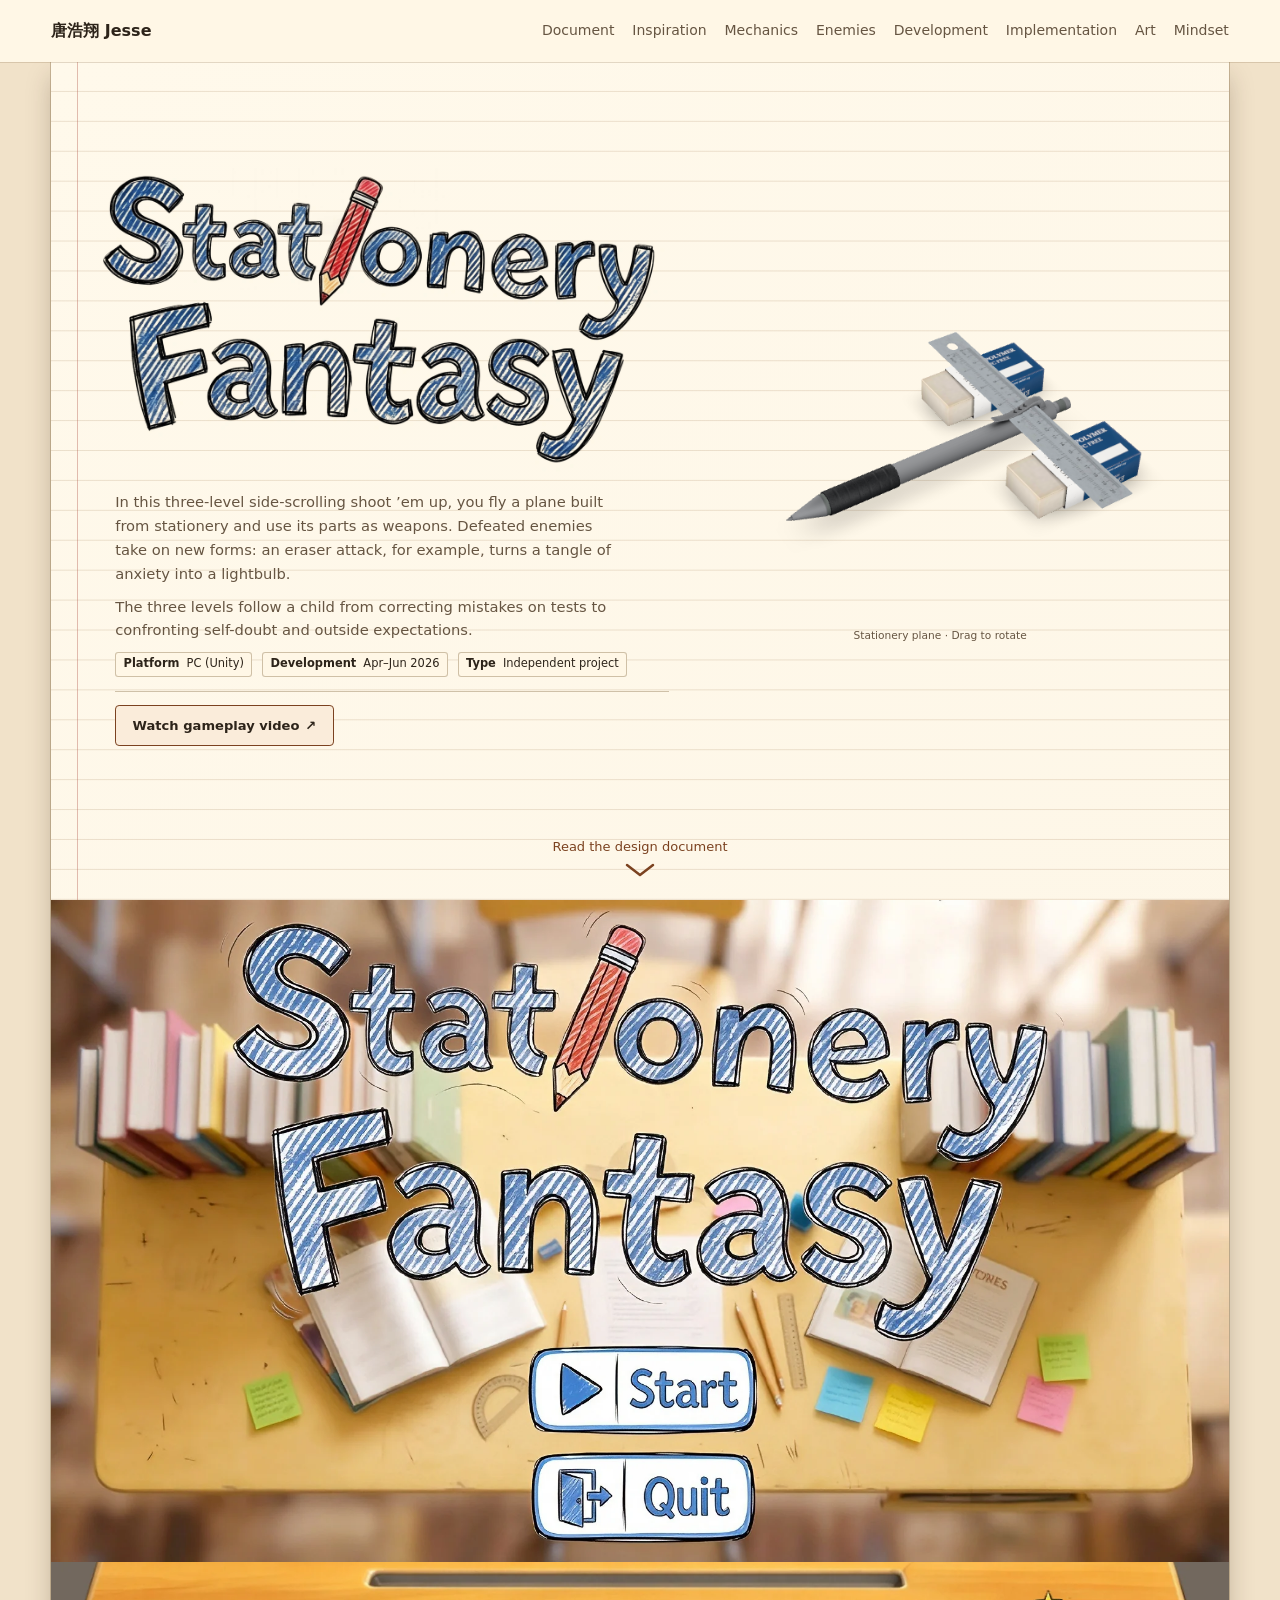
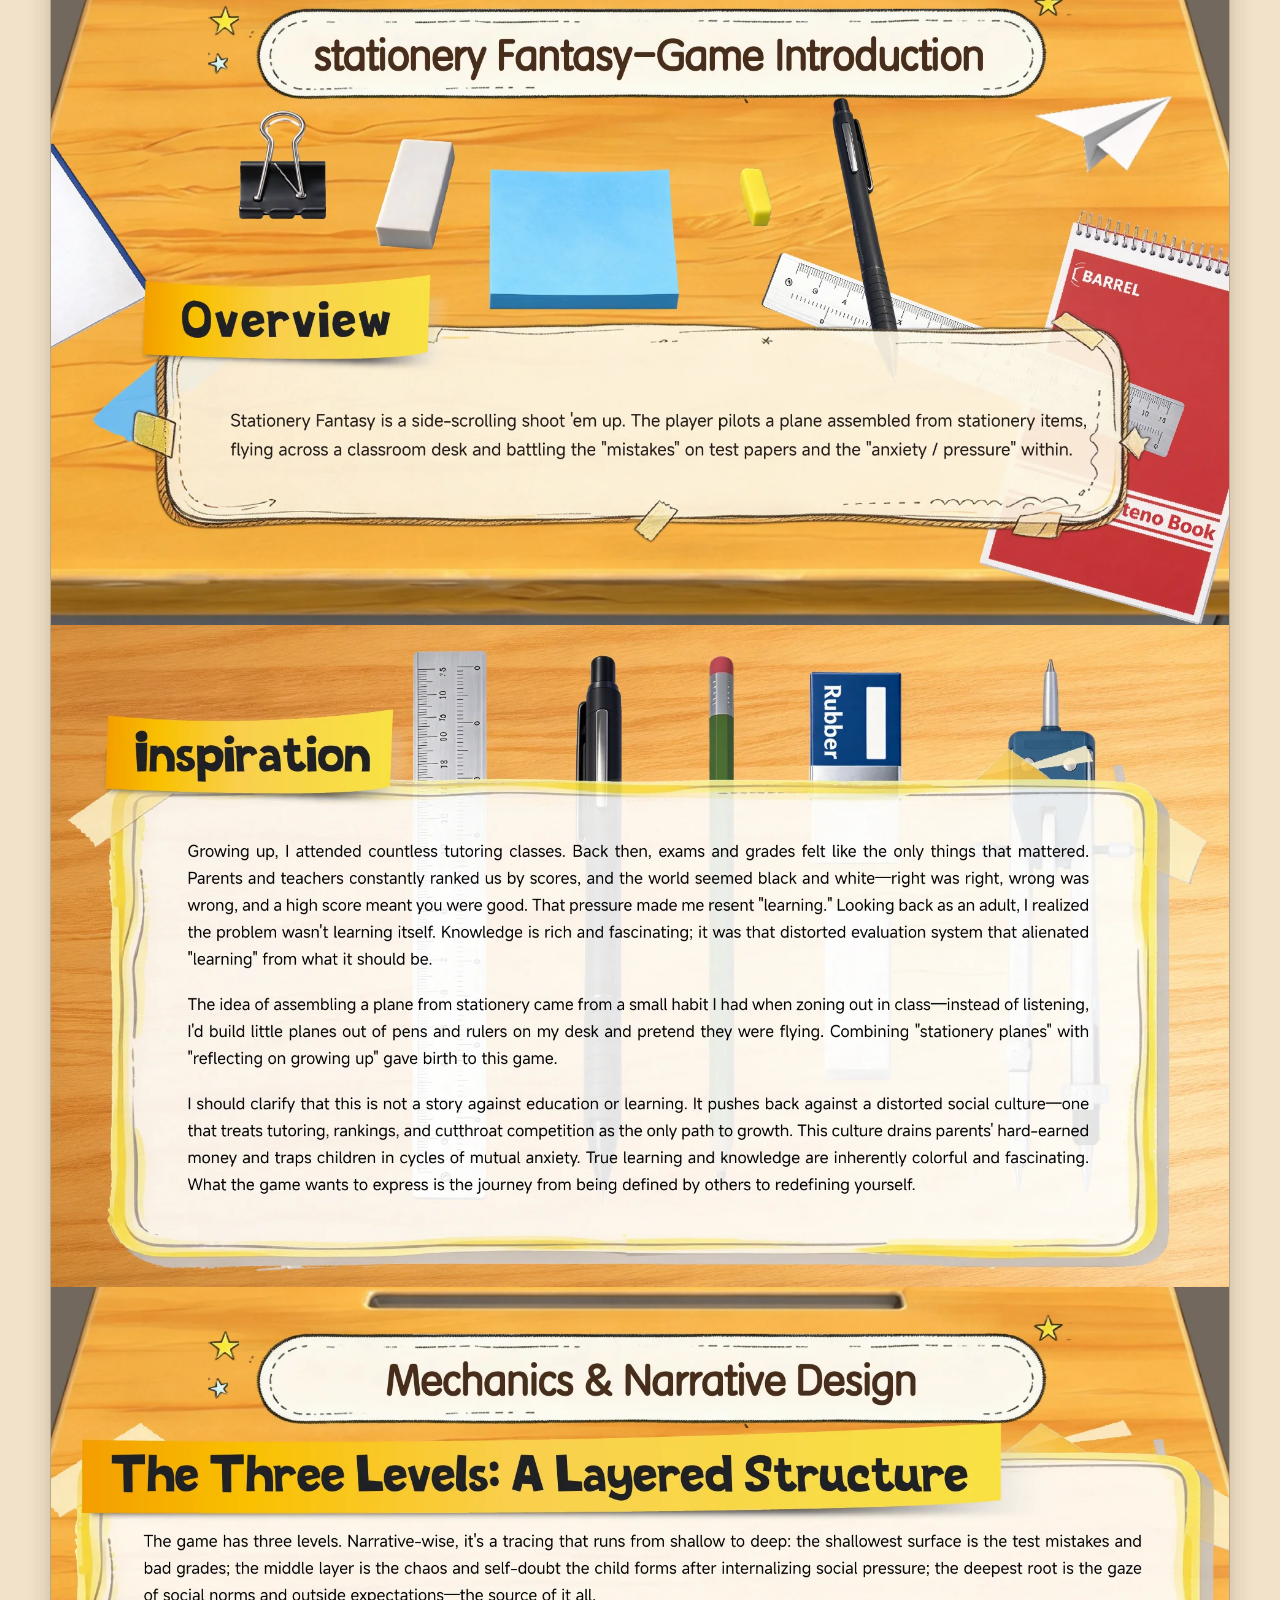
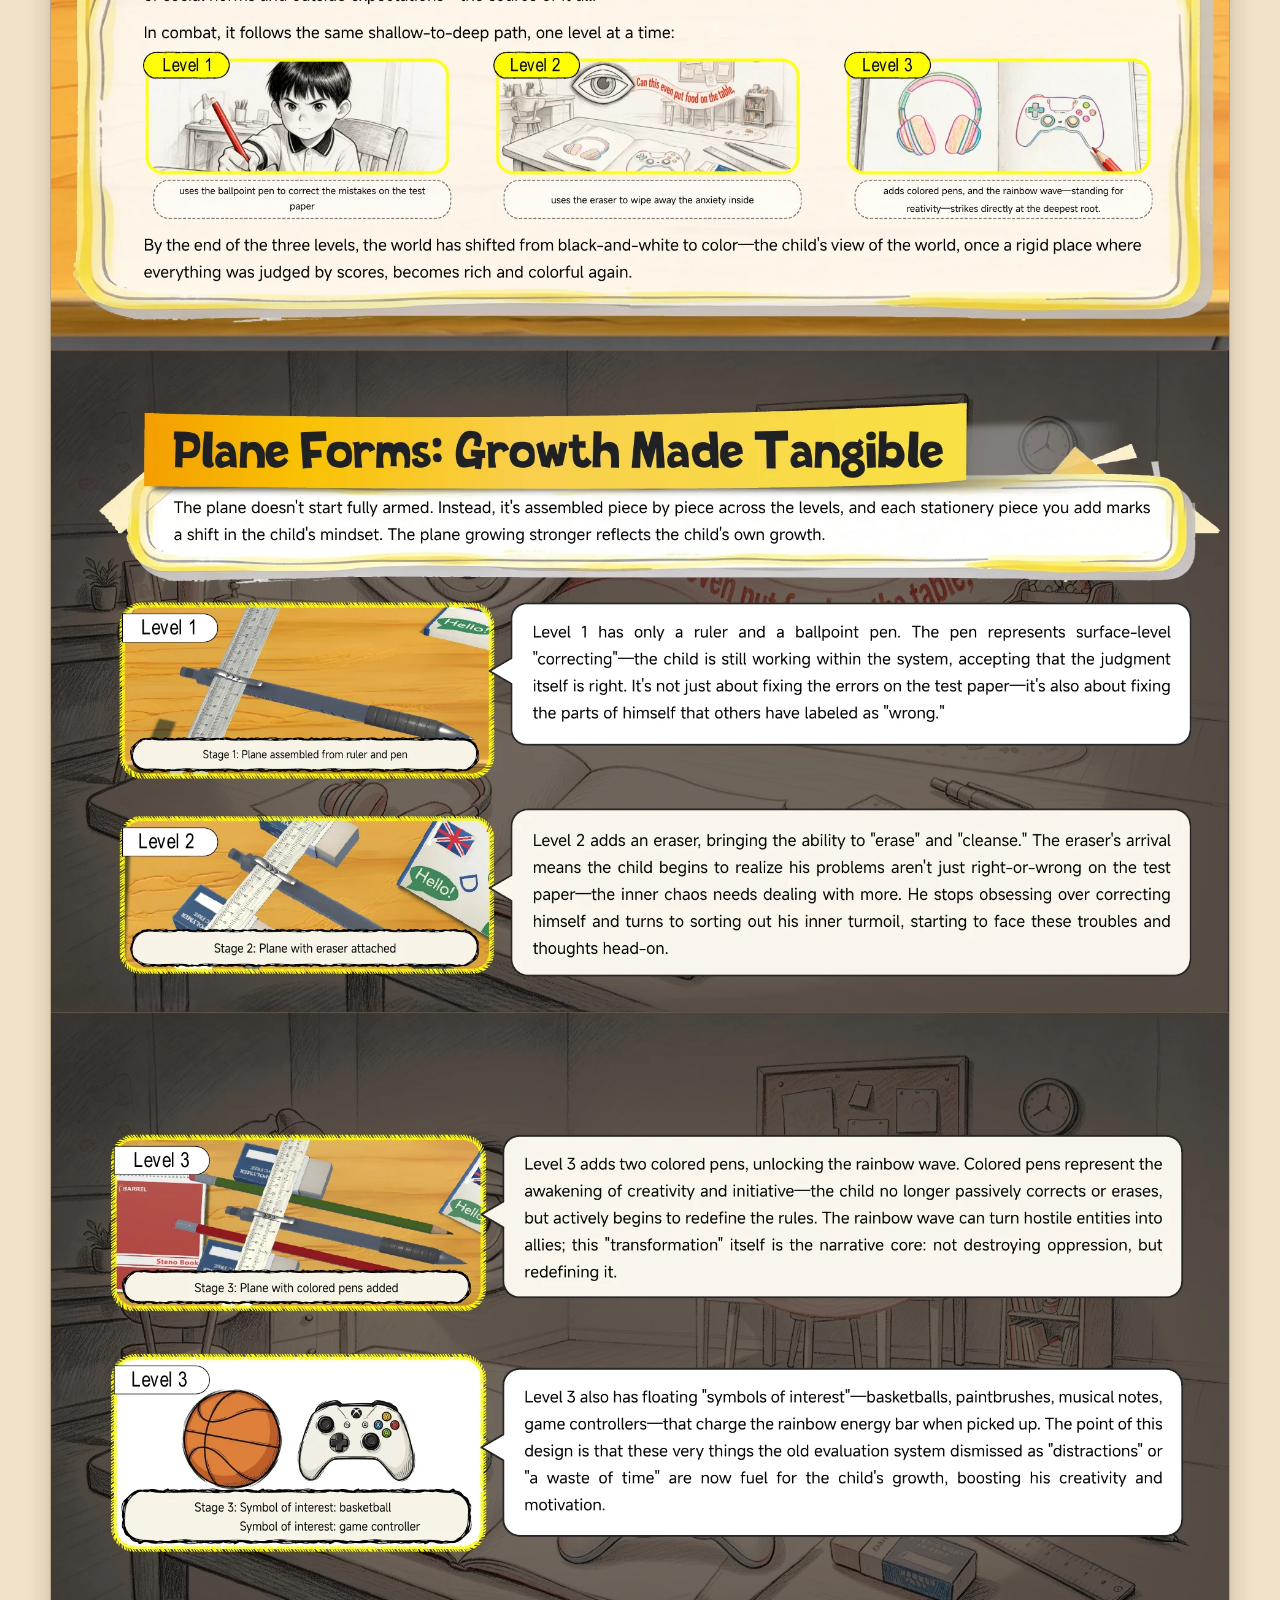
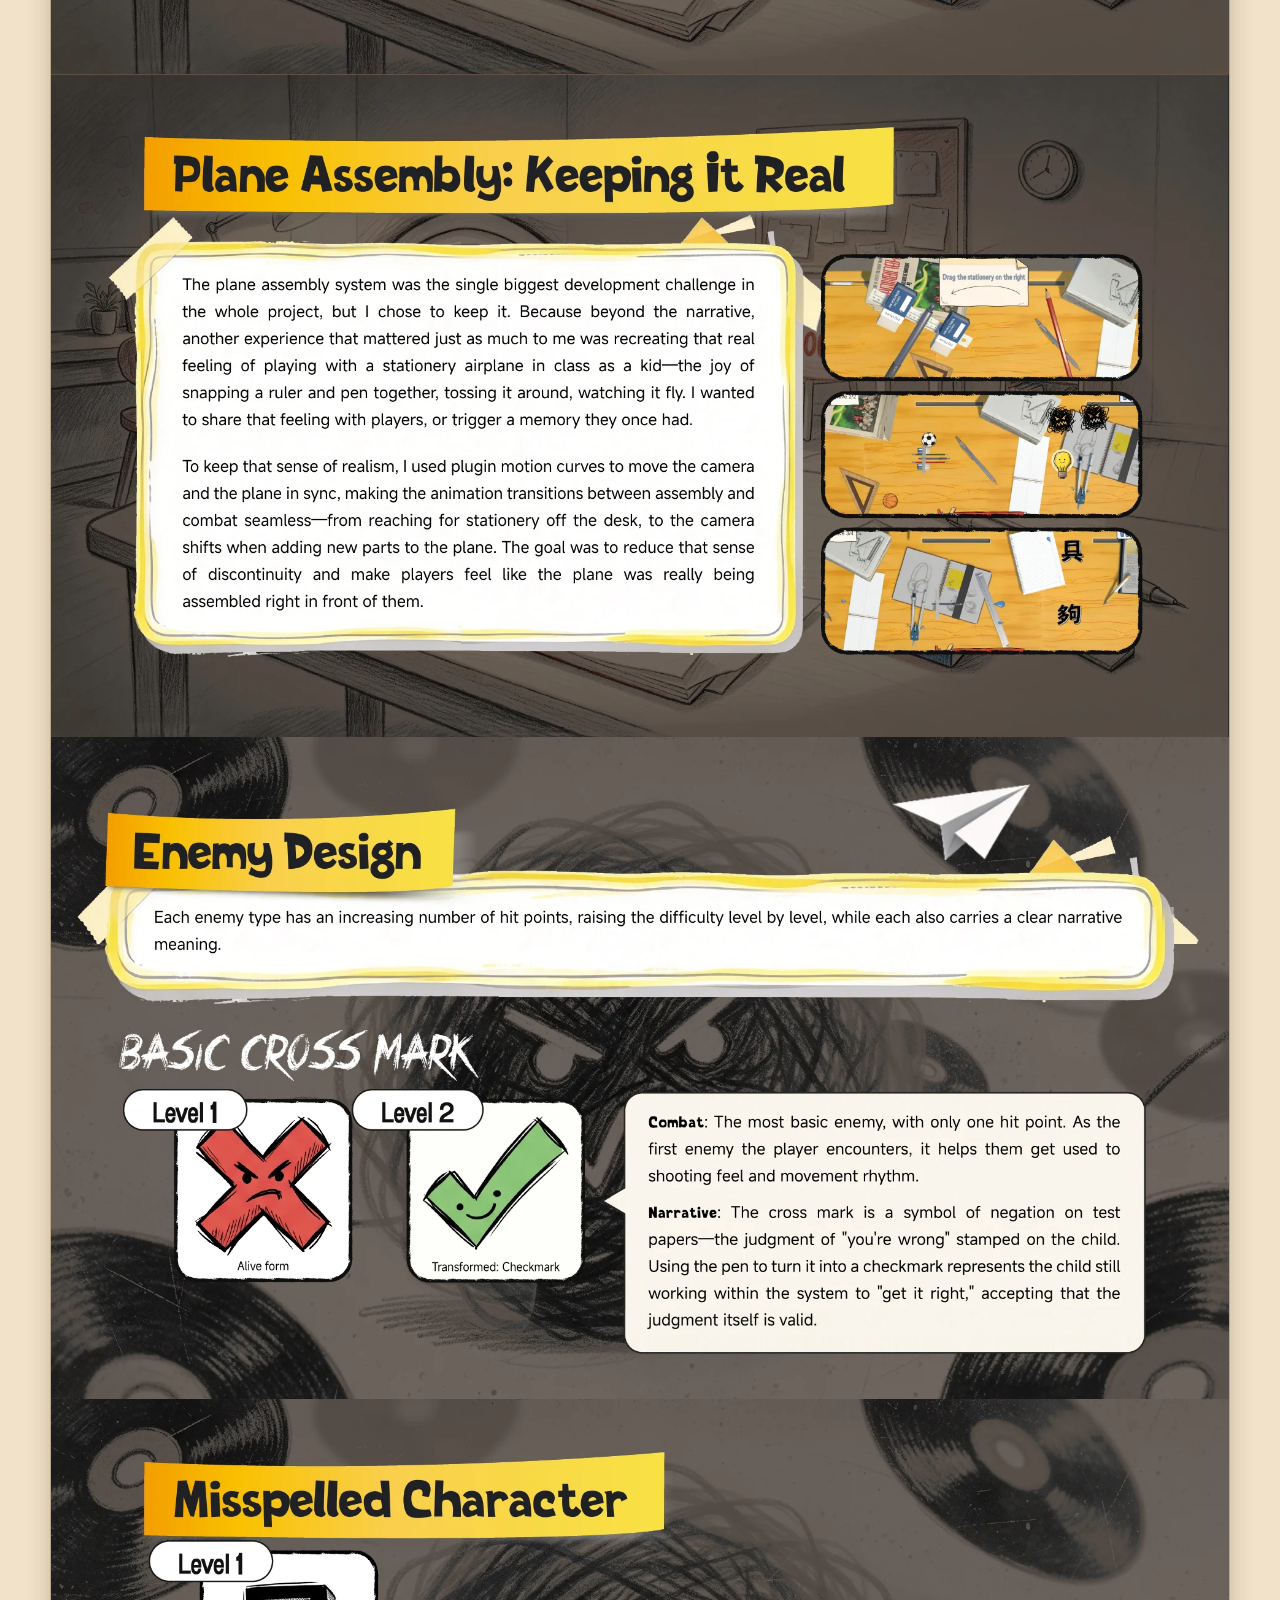
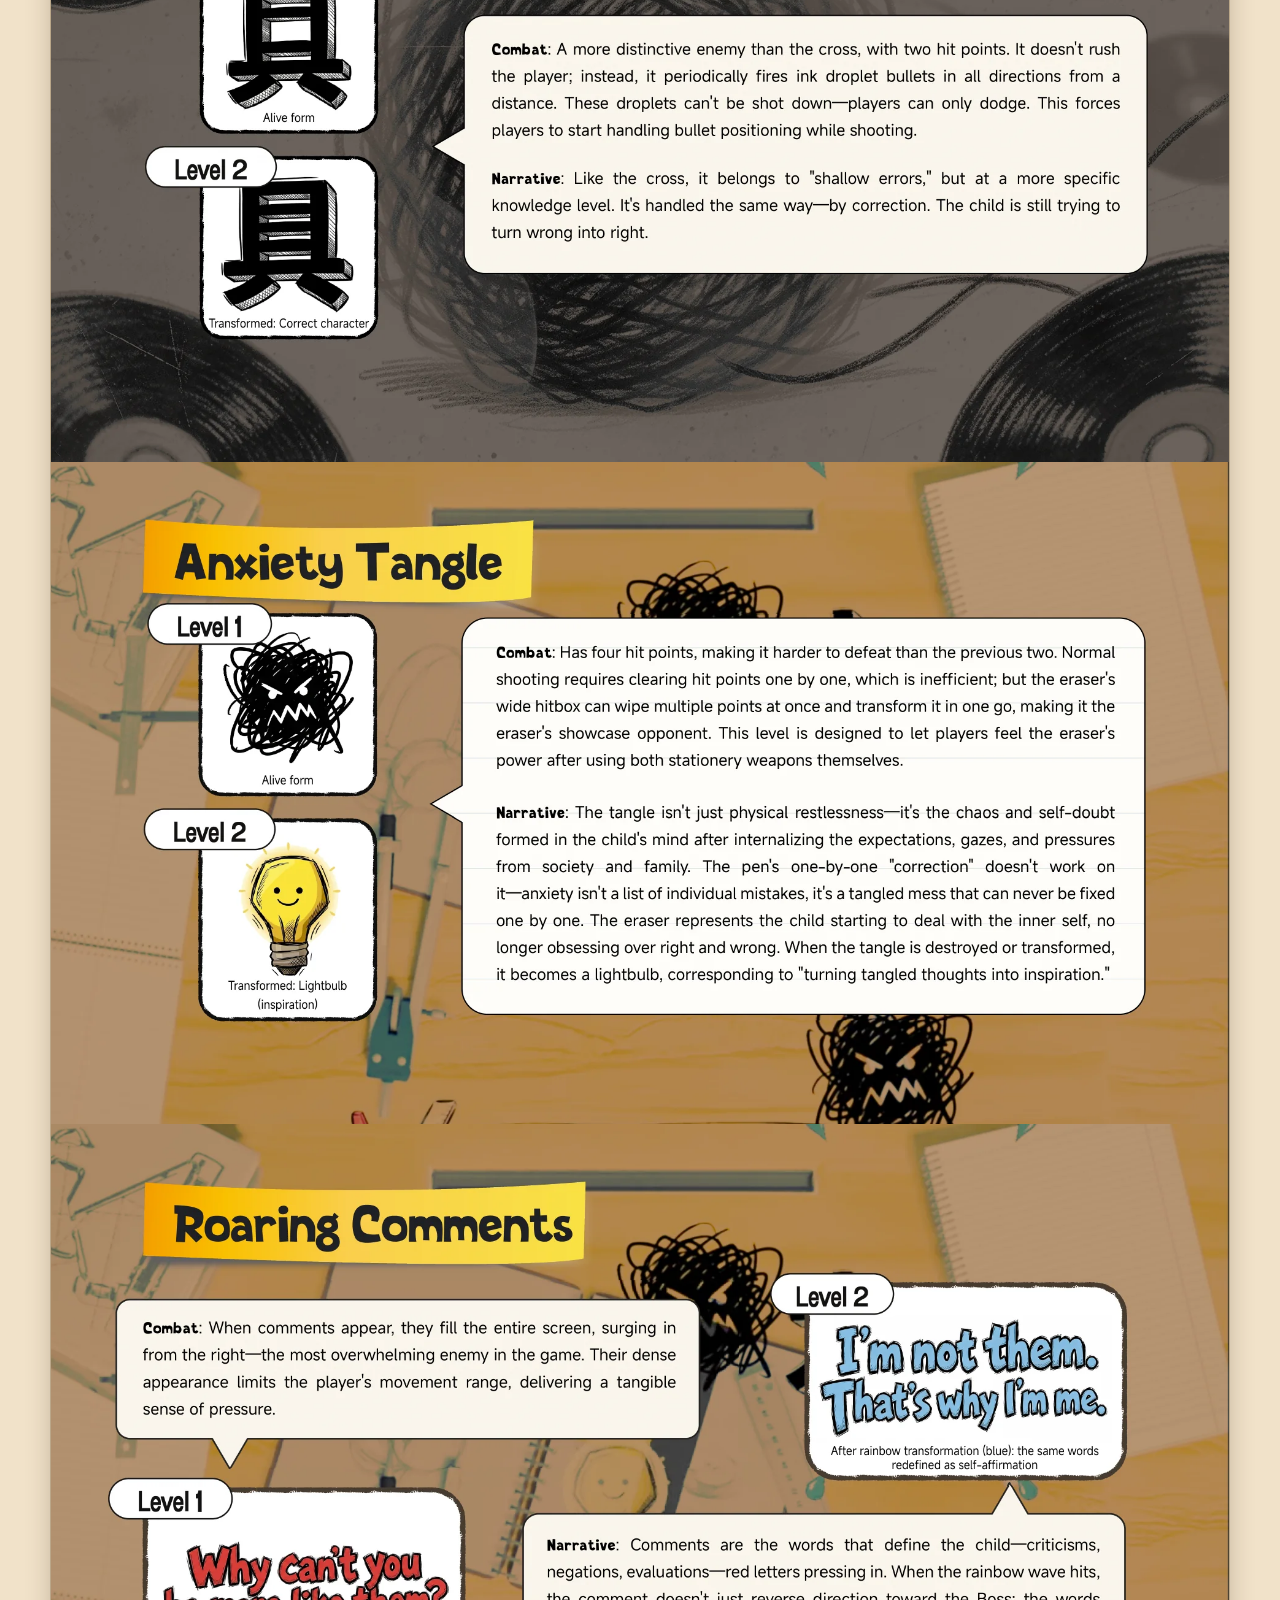
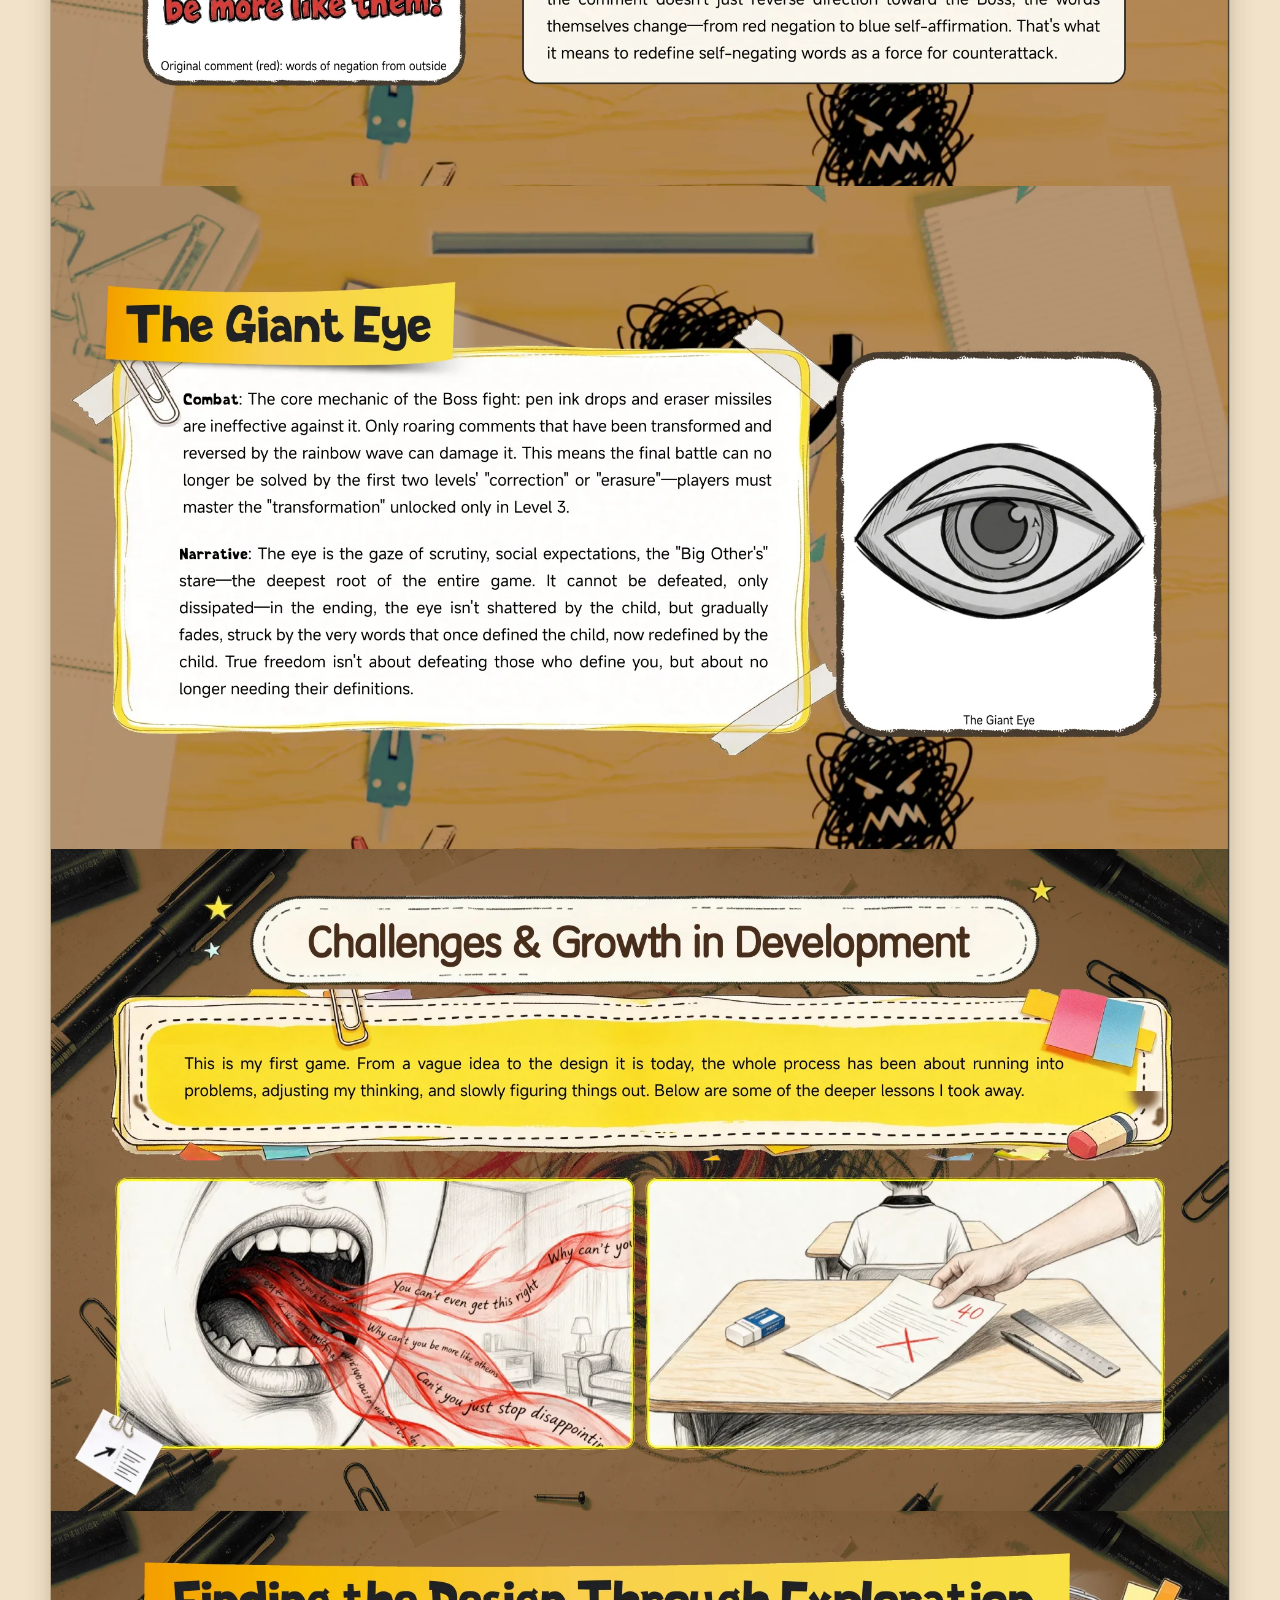
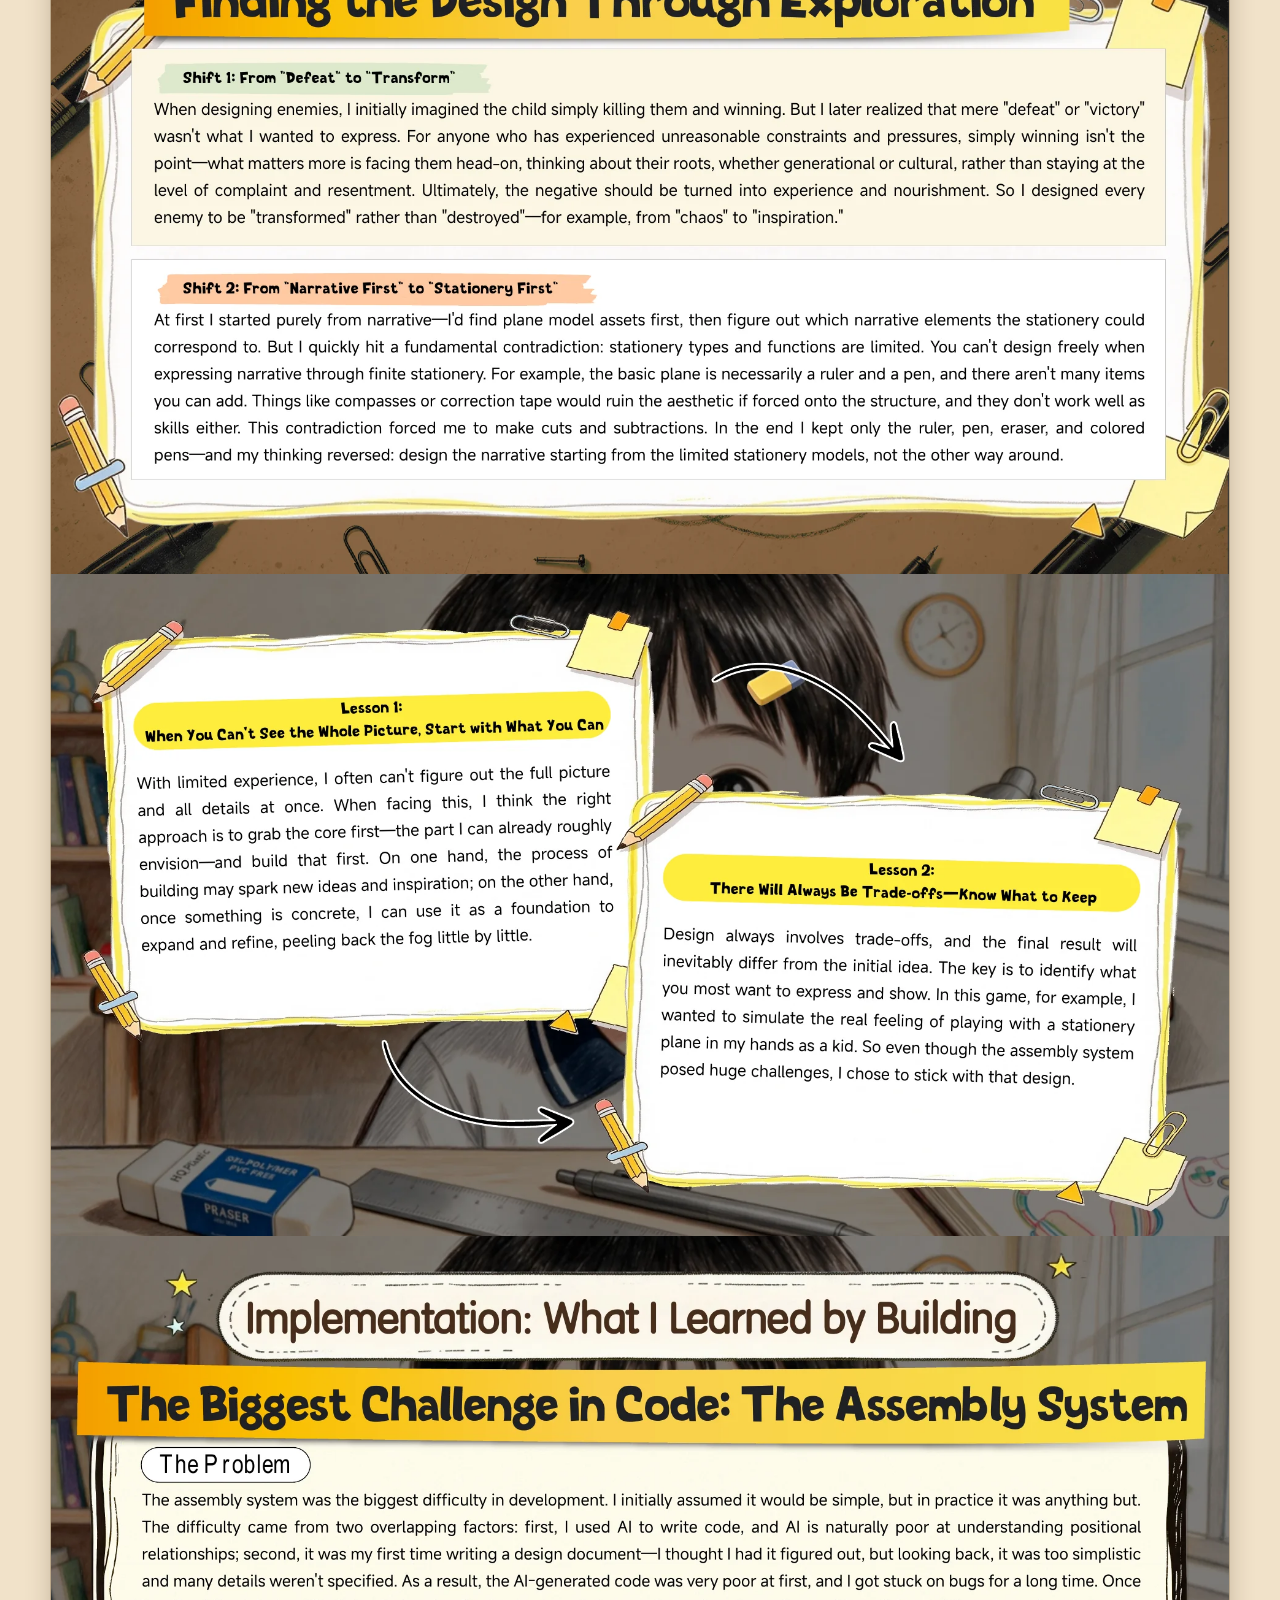
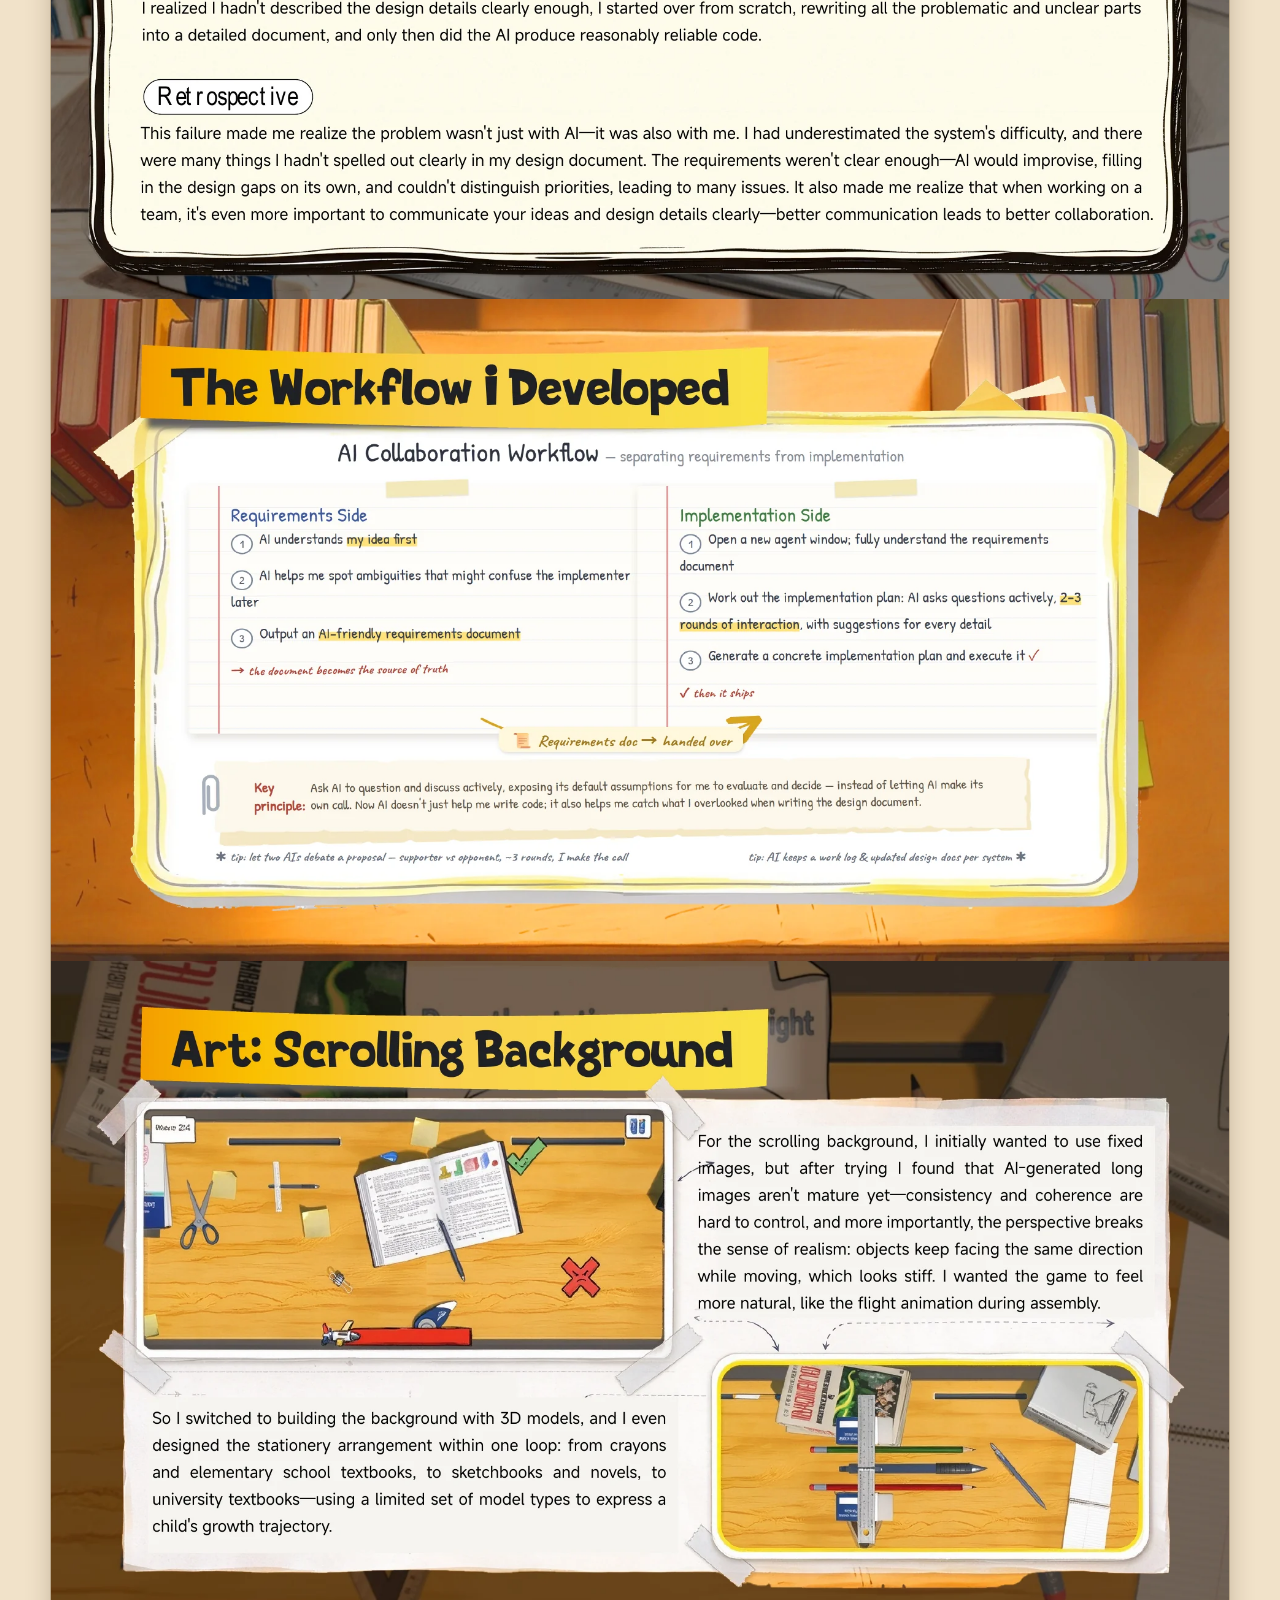
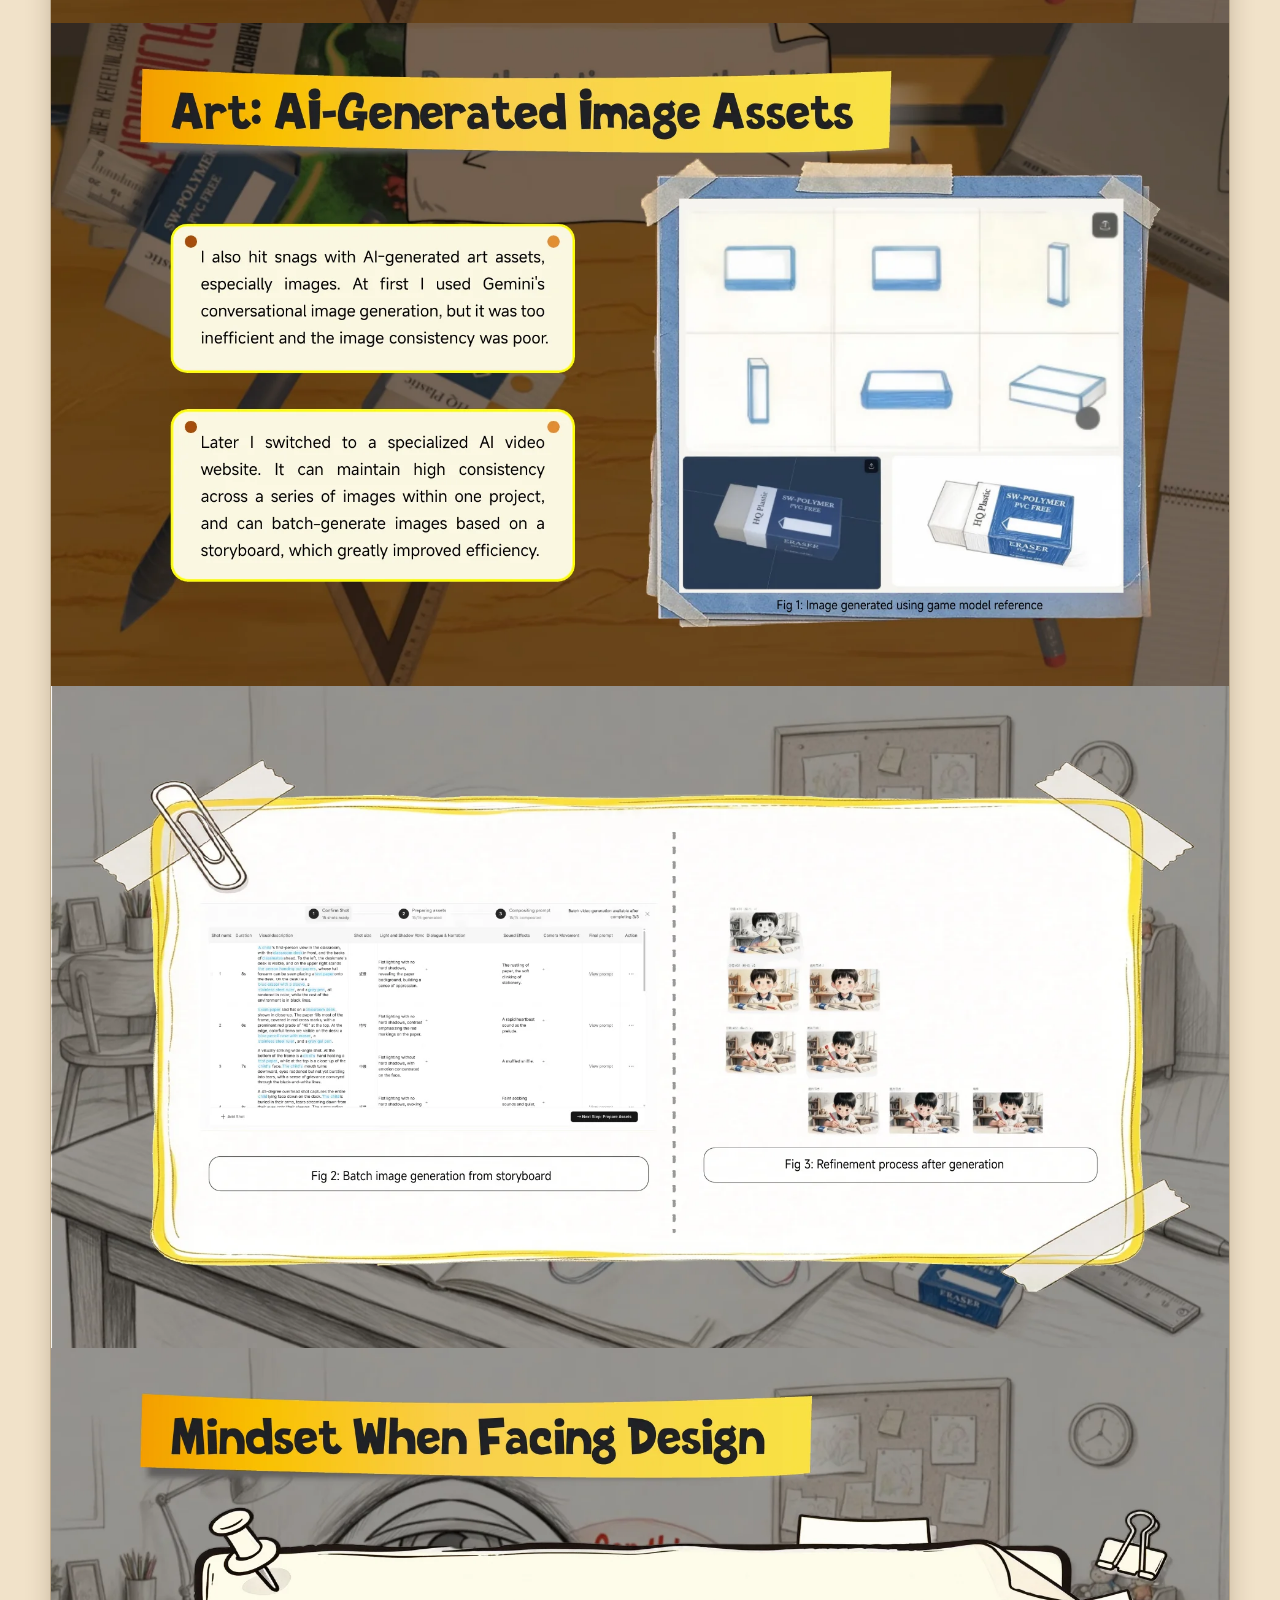
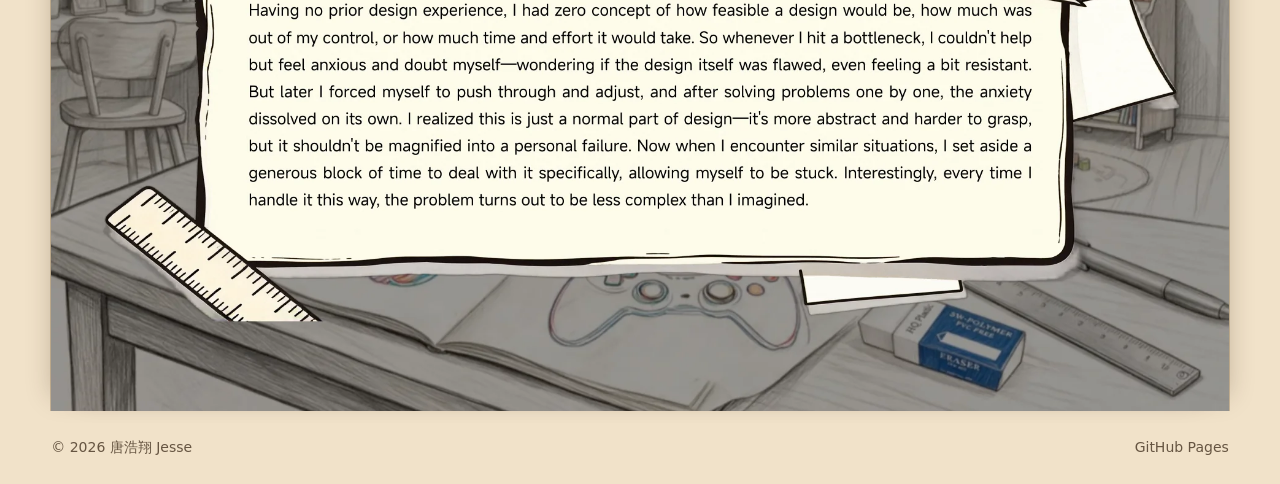
<file: stationery-fantasy/index.html>
<!DOCTYPE html>
<html lang="en">
<head>
<meta charset="UTF-8">
<meta name="viewport" content="width=device-width, initial-scale=1.0">
<title>Stationery Fantasy — Game Design Portfolio</title>
<meta name="description" content="Stationery Fantasy, a three-level side-scrolling shoot 'em up built in Unity. Game design portfolio of Haoxiang Tang (Jesse).">
<link rel="modulepreload" href="./model-viewer-4.1.0.min.js">
<link rel="preload" href="./stationery-plane-light.glb" as="fetch" crossorigin>
<link rel="stylesheet" href="/portfolio-layout.css?v=cover-cue">
<style>
  :root {
    --ink:#2d241a; --muted:#665542; --paper:#f1e2c9; --light:#fff7e6;
    --line:#927955; --edge:#92795570; --side-shadow:#38241442; --accent:#7b4220; --nav-height:72px;
    --column:min(calc(100% - 2 * var(--portfolio-gutter)), var(--portfolio-project-width));
  }
  * { box-sizing:border-box; }
  html { scroll-padding-top:var(--nav-height); scroll-behavior:smooth; }
  body {
    margin:0; background:var(--paper); color:var(--ink);
    font:1rem/1.55 system-ui, "Microsoft YaHei", sans-serif;
  }
  a { color:inherit; text-decoration:none; }
  a:focus-visible { outline:2px solid var(--accent); outline-offset:4px; }
  .wrap, .nav-inner, .edition { width:var(--column); margin-inline:auto; }
  .nav {
    position:sticky; top:0; z-index:10; background:var(--light);
    backdrop-filter:blur(12px); box-shadow:0 1px 0 #92795542;
  }
  .nav-inner {
    min-height:62px; padding-block:10px; display:flex; justify-content:space-between;
    align-items:center; gap:8px 24px; flex-wrap:wrap;
  }
  .nav-logo { font-weight:700; }
  .nav-links {
    display:flex; flex-wrap:wrap; gap:2px clamp(12px, 1.4vw, 22px);
    padding:0; margin:0; list-style:none; font-size:.875rem;
  }
  .nav-links a { display:block; padding-block:5px; color:var(--muted); white-space:nowrap; }
  .nav-links a:hover, .nav-links a[aria-current="location"] {
    color:var(--accent); text-decoration:underline; text-underline-offset:5px;
  }
  .edition {
    position:relative;
    box-shadow:
      1px 0 var(--edge), -1px 0 var(--edge),
      14px 0 24px -15px var(--side-shadow), -14px 0 24px -15px var(--side-shadow);
    background:linear-gradient(145deg, #fff9eb 0%, #f8edda 53%, #edd4aa 100%);
  }
  .hero {
    min-height:calc(100svh - var(--nav-height));
    position:relative; display:grid; align-items:center;
    padding:clamp(32px, 5vw, 76px) clamp(22px, 5vw, 78px) 96px;
  }
  .hero-grid {
    display:grid; grid-template-columns:minmax(0, 1fr) minmax(0, 1.05fr);
    gap:clamp(28px, 5vw, 82px); align-items:center; min-width:0;
  }
  h1 {
    margin:0; font-family:Georgia, "Times New Roman", serif; font-weight:700;
    font-size:clamp(2.25rem, 5vw, 5.25rem); line-height:.98; letter-spacing:-.045em;
  }
  .lead { margin:22px 0 0; max-width:32ch; color:var(--muted); font-size:clamp(1rem, 1.4vw, 1.25rem); }
  .meta, .cta { display:flex; gap:8px 12px; flex-wrap:wrap; }
  .meta { margin-top:20px; }
  .cta { margin-top:28px; }
  .tag { border:1px dashed #a78963; padding:3px 9px; font-size:var(--portfolio-meta-size); }
  .btn { display:inline-block; padding:10px 16px; border:1px solid #7e6748; border-radius:5px; font-size:.9375rem; }
  .btn.primary { background:#ecc164; border-color:#ad783a; font-weight:650; }
  .btn:hover { background:#ffe1a0; }
  .hero-art { margin:0; min-width:0; }
  .hero-art figcaption { margin:7px 3px 1px; color:var(--muted); font-size:.8125rem; }
  .document { background:#bd9469; }
  .document section { display:flow-root; }
  .document img { display:block; width:100%; height:auto; }
  .external-arrow { display:inline-block; margin-inline-start:.15em; line-height:1; vertical-align:.04em; }
  .sr-only {
    position:absolute; width:1px; height:1px; padding:0; margin:-1px;
    overflow:hidden; clip-path:inset(50%); white-space:nowrap;
  }
  footer { padding:26px 0; color:var(--muted); font-size:.875rem; }
  footer .wrap { display:flex; justify-content:space-between; flex-wrap:wrap; gap:8px; }
  @media (max-width:900px) {
    .hero-grid { grid-template-columns:minmax(0, 1fr) minmax(0, .9fr); gap:22px; }
  }
  @media (max-width:700px) {
    .nav-inner { gap:4px; }
    .nav-links { font-size:.8125rem; }
    .hero { padding-top:32px; padding-bottom:78px; }
    .hero-grid { grid-template-columns:minmax(0, 1fr); gap:24px; }
    .hero-art { max-width:420px; }
    .lead { margin-top:16px; }
    .meta, .cta { margin-top:16px; }
  }
  @media (prefers-reduced-motion:reduce) {
    html { scroll-behavior:auto; }
  }
  .nav-tools { display:flex; align-items:center; flex-wrap:wrap; gap:4px 20px; min-width:0; }
  .portfolio-scroll-cue { color:var(--accent); }
  .hero::before {
    content:""; position:absolute; inset:0 auto 0 clamp(9px, 2vw, 26px);
    border-left:1px solid #b35d5266; pointer-events:none;
  }
  @media (max-width:760px) {
    .nav-inner { column-gap:10px; }
    .nav-tools { display:contents; }
    .nav-links { width:100%; order:2; }
  }
  .plane-stage { position:relative; aspect-ratio:4 / 3; display:grid; align-items:center; }
  .plane-stage model-viewer {
    position:absolute; inset:-14% -11%; width:122%; height:128%; opacity:0;
    background:transparent;
  }
  @media (max-width:700px) {
    .plane-stage model-viewer { inset:-10% -5%; width:110%; height:120%; }
  }
  .plane-stage model-viewer::part(default-progress-bar) { display:none; }
  .plane-stage[data-ready], .plane-stage[data-ready] model-viewer { background:transparent; }
  .plane-stage[data-ready] model-viewer { opacity:1; touch-action:none; cursor:grab; }
  .plane-stage model-viewer[data-dragging] { cursor:grabbing; }
  .hero-art figcaption[hidden] { display:block; visibility:hidden; }
  .plane-status { margin:0; text-align:center; color:var(--muted); font-size:.875rem; }
  .plane-stage[data-ready] .plane-status { visibility:hidden; }
  .hero-art figcaption { text-align:center; }
  .title-art { display:block; width:100%; max-width:580px; height:auto; mix-blend-mode:multiply; }
  .hero-grid { grid-template-columns:minmax(0, 1.23fr) minmax(0, 1fr); gap:clamp(22px, 3.5vw, 56px); }
  .hero-copy h1 { line-height:1; }
  /* The ink starts about 4.6% in from the image edge. */
  .title-art { width:110%; max-width:none; margin-inline-start:-7.2%; }
  .lead { margin:14px 0 0; max-width:54ch; font-size:var(--portfolio-intro-size); line-height:1.62; }
  .lead + .lead { margin-top:.6em; }
  .meta { margin-top:12px; }
  .tag { border-style:solid; border-color:var(--edge); border-radius:4px; background:var(--light); }
  .tag b { margin-inline-end:.3em; }
  .cta {
    display:grid; justify-items:start;
    gap:10px; padding-top:16px; margin-top:18px; border-top:1px solid var(--edge);
  }
  .cta .btn {
    display:flex; gap:.3em; align-items:center; justify-content:center; text-align:center;
    min-height:50px; padding:10px 20px; border-width:2px; font-size:1rem;
  }
  .cta .btn.primary { background:#faecda; color:var(--ink); border-color:var(--accent); }
  .cta .btn.primary:hover { background:#f5e4cf; color:var(--ink); }
  .hero {
    --rule-ink:#98724730;
    background-image:linear-gradient(to top, var(--rule-ink) 1px, transparent 1px);
    background-size:100% calc(100% / 28);
  }
  @media (max-width:700px) {
    .hero-grid { grid-template-columns:minmax(0,1fr); }
    .hero-art { width:100%; justify-self:center; }
  }
  @media (min-width:701px) and (min-height:800px) {
    .hero-copy { position:relative; top:-18px; }
  }
  .hero.fit-cover .hero-grid {
    width:1284px; max-width:none; margin-inline:auto; zoom:var(--cover-scale,1);
  }
  .hero.fit-cover .hero-grid { grid-template-columns:minmax(0,1.23fr) minmax(0,1fr); gap:56px; }
  .hero.fit-cover .lead { font-size:1.125rem; }
  .hero.fit-cover .hero-copy { position:relative; top:-18px; }
  @media (max-height:740px) {
    .hero.fit-cover { padding-top:22px; padding-bottom:72px; }
    .hero.fit-cover .hero-copy { top:0; }
  }
</style>
</head>
<body>
<nav class="nav" aria-label="Project contents">
  <div class="nav-inner">
    <a class="nav-logo" href="/">唐浩翔 Jesse</a>
    <div class="nav-tools">
    <ul class="nav-links">
      <li><a href="#document">Document</a></li>
      <li><a href="#inspiration">Inspiration</a></li>
      <li><a href="#mechanics">Mechanics</a></li>
      <li><a href="#enemies">Enemies</a></li>
      <li><a href="#development">Development</a></li>
      <li><a href="#retrospective">Implementation</a></li>
      <li><a href="#art">Art</a></li>
      <li><a href="#mindset">Mindset</a></li>
    </ul>
  </div>
</nav>

<div class="edition">
<header class="hero">
  <div class="hero-grid">
    <div class="hero-copy">
      <h1><img class="title-art" src="hand-drawn-title.webp" width="1400" height="746" alt="Stationery Fantasy" fetchpriority="high"></h1>
      <p class="lead">In this three-level side-scrolling shoot ’em up, you fly a plane built from stationery and use its parts as weapons. Defeated enemies take on new forms: an eraser attack, for example, turns a tangle of anxiety into a lightbulb.</p>
      <p class="lead">The three levels follow a child from correcting mistakes on tests to confronting self-doubt and outside expectations.</p>
      <div class="meta">
        <span class="tag"><b>Platform</b> PC (Unity)</span>
        <span class="tag"><b>Development</b> Apr–Jun 2026</span>
        <span class="tag"><b>Type</b> Independent project</span>
      </div>
      <div class="cta">
        <a class="btn primary" href="https://youtu.be/R7B-a1l2xzg" target="_blank" rel="noopener">Watch gameplay video <span class="external-arrow">↗</span></a>
      </div>
    </div>
    <figure class="hero-art">
      <div class="plane-stage">
        <p class="plane-status" role="status">Loading 3D model…</p>
      </div>
      <figcaption hidden>Stationery plane · Drag to rotate</figcaption>
    </figure>
  </div>
  <a class="portfolio-scroll-cue" href="#document">
    Read the design document
    <svg viewBox="0 0 34 21" fill="none" aria-hidden="true"><path d="M4 5l13 10L30 5" stroke="currentColor" stroke-width="2.5" stroke-linecap="round" stroke-linejoin="round"/></svg>
  </a>
</header>

<main class="document" aria-label="Stationery Fantasy design document">
  <section id="document" aria-labelledby="document-title">
    <h2 id="document-title" class="sr-only">Cover and Overview</h2>
    <img src="design-document/page-01.webp" srcset="design-document/page-01-960.webp 960w, design-document/page-01.webp 1920w" sizes="(max-width: 400px) calc(100vw - 32px), (max-width: 1600px) 92vw, (max-width: 1664px) calc(100vw - 128px), 1440px" width="1920" height="1080" loading="lazy" fetchpriority="low" decoding="async" alt="Page 1. Stationery Fantasy cover artwork.">
    <img src="design-document/page-02.webp" srcset="design-document/page-02-960.webp 960w, design-document/page-02.webp 1920w" sizes="(max-width: 400px) calc(100vw - 32px), (max-width: 1600px) 92vw, (max-width: 1664px) calc(100vw - 128px), 1440px" width="1920" height="1080" loading="lazy" fetchpriority="low" decoding="async" alt="Page 2. Game introduction and overview.">
  </section>
  <section id="inspiration" aria-labelledby="inspiration-title">
    <h2 id="inspiration-title" class="sr-only">Inspiration</h2>
    <img src="design-document/page-03.webp" srcset="design-document/page-03-960.webp 960w, design-document/page-03.webp 1920w" sizes="(max-width: 400px) calc(100vw - 32px), (max-width: 1600px) 92vw, (max-width: 1664px) calc(100vw - 128px), 1440px" width="1920" height="1080" loading="lazy" fetchpriority="low" decoding="async" alt="Page 3. The experience of being ranked by test scores and the childhood inspiration for the stationery plane.">
  </section>
  <section id="mechanics" aria-labelledby="mechanics-title">
    <h2 id="mechanics-title" class="sr-only">Mechanics and Narrative Design</h2>
    <img src="design-document/page-04.webp" srcset="design-document/page-04-960.webp 960w, design-document/page-04.webp 1920w" sizes="(max-width: 400px) calc(100vw - 32px), (max-width: 1600px) 92vw, (max-width: 1664px) calc(100vw - 128px), 1440px" width="1920" height="1080" loading="lazy" fetchpriority="low" decoding="async" alt="Page 4. Three levels connect test mistakes, internalized pressure, and outside expectations.">
    <img src="design-document/page-05.webp" srcset="design-document/page-05-960.webp 960w, design-document/page-05.webp 1920w" sizes="(max-width: 400px) calc(100vw - 32px), (max-width: 1600px) 92vw, (max-width: 1664px) calc(100vw - 128px), 1440px" width="1920" height="1080" loading="lazy" fetchpriority="low" decoding="async" alt="Page 5. Plane assembly in the first two levels: the ruler, pen, and eraser.">
    <img src="design-document/page-06.webp" srcset="design-document/page-06-960.webp 960w, design-document/page-06.webp 1920w" sizes="(max-width: 400px) calc(100vw - 32px), (max-width: 1600px) 92vw, (max-width: 1664px) calc(100vw - 128px), 1440px" width="1920" height="1080" loading="lazy" fetchpriority="low" decoding="async" alt="Page 6. Level three introduces colored pens, the rainbow wave, and symbols of personal interests.">
    <img src="design-document/page-07.webp" srcset="design-document/page-07-960.webp 960w, design-document/page-07.webp 1920w" sizes="(max-width: 400px) calc(100vw - 32px), (max-width: 1600px) 92vw, (max-width: 1664px) calc(100vw - 128px), 1440px" width="1920" height="1080" loading="lazy" fetchpriority="low" decoding="async" alt="Page 7. How the plane assembly animation recreates the feeling of putting stationery together.">
  </section>
  <section id="enemies" aria-labelledby="enemies-title">
    <h2 id="enemies-title" class="sr-only">Enemy and Boss Design</h2>
    <img src="design-document/page-08.webp" srcset="design-document/page-08-960.webp 960w, design-document/page-08.webp 1920w" sizes="(max-width: 400px) calc(100vw - 32px), (max-width: 1600px) 92vw, (max-width: 1664px) calc(100vw - 128px), 1440px" width="1920" height="1080" loading="lazy" fetchpriority="low" decoding="async" alt="Page 8. The basic cross mark and its transformation into a checkmark.">
    <img src="design-document/page-09.webp" srcset="design-document/page-09-960.webp 960w, design-document/page-09.webp 1920w" sizes="(max-width: 400px) calc(100vw - 32px), (max-width: 1600px) 92vw, (max-width: 1664px) calc(100vw - 128px), 1440px" width="1920" height="1080" loading="lazy" fetchpriority="low" decoding="async" alt="Page 9. The misspelled character enemy and its ink-droplet attack.">
    <img src="design-document/page-10.webp" srcset="design-document/page-10-960.webp 960w, design-document/page-10.webp 1920w" sizes="(max-width: 400px) calc(100vw - 32px), (max-width: 1600px) 92vw, (max-width: 1664px) calc(100vw - 128px), 1440px" width="1920" height="1080" loading="lazy" fetchpriority="low" decoding="async" alt="Page 10. The anxiety tangle and the eraser’s wide attack.">
    <img src="design-document/page-11.webp" srcset="design-document/page-11-960.webp 960w, design-document/page-11.webp 1920w" sizes="(max-width: 400px) calc(100vw - 32px), (max-width: 1600px) 92vw, (max-width: 1664px) calc(100vw - 128px), 1440px" width="1920" height="1080" loading="lazy" fetchpriority="low" decoding="async" alt="Page 11. Roaring comments become affirmations when transformed.">
    <img src="design-document/page-12.webp" srcset="design-document/page-12-960.webp 960w, design-document/page-12.webp 1920w" sizes="(max-width: 400px) calc(100vw - 32px), (max-width: 1600px) 92vw, (max-width: 1664px) calc(100vw - 128px), 1440px" width="1920" height="1080" loading="lazy" fetchpriority="low" decoding="async" alt="Page 12. The eye boss and the final battle’s transformation mechanic.">
  </section>
  <section id="development" aria-labelledby="development-title">
    <h2 id="development-title" class="sr-only">Challenges and Growth in Development</h2>
    <img src="design-document/page-13.webp" srcset="design-document/page-13-960.webp 960w, design-document/page-13.webp 1920w" sizes="(max-width: 400px) calc(100vw - 32px), (max-width: 1600px) 92vw, (max-width: 1664px) calc(100vw - 128px), 1440px" width="1920" height="1080" loading="lazy" fetchpriority="low" decoding="async" alt="Page 13. Introduction to the development challenges and lessons.">
    <img src="design-document/page-14.webp" srcset="design-document/page-14-960.webp 960w, design-document/page-14.webp 1920w" sizes="(max-width: 400px) calc(100vw - 32px), (max-width: 1600px) 92vw, (max-width: 1664px) calc(100vw - 128px), 1440px" width="1920" height="1080" loading="lazy" fetchpriority="low" decoding="async" alt="Page 14. Design shifts, including the decision to transform enemies instead of defeating them.">
    <img src="design-document/page-15.webp" srcset="design-document/page-15-960.webp 960w, design-document/page-15.webp 1920w" sizes="(max-width: 400px) calc(100vw - 32px), (max-width: 1600px) 92vw, (max-width: 1664px) calc(100vw - 128px), 1440px" width="1920" height="1080" loading="lazy" fetchpriority="low" decoding="async" alt="Page 15. Lessons on starting with a workable core and making design trade-offs.">
  </section>
  <section id="retrospective" aria-labelledby="retrospective-title">
    <h2 id="retrospective-title" class="sr-only">Implementation and Retrospective</h2>
    <img src="design-document/page-16.webp" srcset="design-document/page-16-960.webp 960w, design-document/page-16.webp 1920w" sizes="(max-width: 400px) calc(100vw - 32px), (max-width: 1600px) 92vw, (max-width: 1664px) calc(100vw - 128px), 1440px" width="1920" height="1080" loading="lazy" fetchpriority="low" decoding="async" alt="Page 16. The development difficulties behind the plane assembly system.">
    <img src="design-document/page-17.webp" srcset="design-document/page-17-960.webp 960w, design-document/page-17.webp 1920w" sizes="(max-width: 400px) calc(100vw - 32px), (max-width: 1600px) 92vw, (max-width: 1664px) calc(100vw - 128px), 1440px" width="1920" height="1080" loading="lazy" fetchpriority="low" decoding="async" alt="Page 17. The development workflow built to solve those problems.">
  </section>
  <section id="art" aria-labelledby="art-title">
    <h2 id="art-title" class="sr-only">Art and Asset Production</h2>
    <img src="design-document/page-18.webp" srcset="design-document/page-18-960.webp 960w, design-document/page-18.webp 1920w" sizes="(max-width: 400px) calc(100vw - 32px), (max-width: 1600px) 92vw, (max-width: 1664px) calc(100vw - 128px), 1440px" width="1920" height="1080" loading="lazy" fetchpriority="low" decoding="async" alt="Page 18. The 3D scrolling background and its progression through school supplies.">
    <img src="design-document/page-19.webp" srcset="design-document/page-19-960.webp 960w, design-document/page-19.webp 1920w" sizes="(max-width: 400px) calc(100vw - 32px), (max-width: 1600px) 92vw, (max-width: 1664px) calc(100vw - 128px), 1440px" width="1920" height="1080" loading="lazy" fetchpriority="low" decoding="async" alt="Page 19. AI-generated image assets based on in-game model references.">
    <img src="design-document/page-20.webp" srcset="design-document/page-20-960.webp 960w, design-document/page-20.webp 1920w" sizes="(max-width: 400px) calc(100vw - 32px), (max-width: 1600px) 92vw, (max-width: 1664px) calc(100vw - 128px), 1440px" width="1920" height="1080" loading="lazy" fetchpriority="low" decoding="async" alt="Page 20. Storyboard-based image generation and refinement.">
  </section>
  <section id="mindset" aria-labelledby="mindset-title">
    <h2 id="mindset-title" class="sr-only">Mindset When Facing Design</h2>
    <img src="design-document/page-21.webp" srcset="design-document/page-21-960.webp 960w, design-document/page-21.webp 1920w" sizes="(max-width: 400px) calc(100vw - 32px), (max-width: 1600px) 92vw, (max-width: 1664px) calc(100vw - 128px), 1440px" width="1920" height="1080" loading="lazy" fetchpriority="low" decoding="async" alt="Page 21. A closing reflection on uncertainty and working through design problems.">
  </section>
</main>
</div>

<footer>
  <div class="wrap">
    <span>© 2026 唐浩翔 Jesse</span>
    <span>GitHub Pages</span>
  </div>
</footer>

<script>
  const navigation = document.querySelector(".nav");
  const links = [...document.querySelectorAll(".nav-links a")];
  const sections = links.map(link => document.querySelector(link.hash));
  let navigationHeight = 0;

  function markSection() {
    const edge = navigationHeight + 20;
    let active = -1;
    sections.forEach((section, index) => {
      if (section.getBoundingClientRect().top <= edge) active = index;
    });
    if (active >= 0 && window.innerHeight + window.scrollY >= document.documentElement.scrollHeight - 2) {
      const requested = sections.findIndex(section => "#" + section.id === location.hash);
      active = requested > active ? requested : sections.length - 1;
    }
    links.forEach((link, index) => {
      if (index === active) link.setAttribute("aria-current", "location");
      else link.removeAttribute("aria-current");
    });
  }

  function measureNavigation() {
    navigationHeight = navigation.offsetHeight;
    document.documentElement.style.setProperty("--nav-height", navigationHeight + "px");
    markSection();
  }

  measureNavigation();
  new ResizeObserver(measureNavigation).observe(navigation);
  window.addEventListener("scroll", markSection, { passive: true });
</script>
<script type="module">
  const stage = document.querySelector(".plane-stage");
  const caption = stage.closest("figure").querySelector("figcaption");

  function multiply([x,y,z,w], [a,b,c,d]) {
    return [
      w*a+x*d+y*c-z*b,
      w*b-x*c+y*d+z*a,
      w*c+x*b-y*a+z*d,
      w*d-x*a-y*b-z*c,
    ];
  }

  function axisRotation([x,y,z], angle) {
    const sine = Math.sin(angle / 2);
    return [x*sine, y*sine, z*sine, Math.cos(angle / 2)];
  }

  function enableScreenRotation(viewer) {
    const { theta, phi } = viewer.getCameraOrbit();
    const right = [Math.cos(theta), 0, -Math.sin(theta)];
    const up = [-Math.cos(phi)*Math.sin(theta), Math.sin(phi), -Math.cos(phi)*Math.cos(theta)];
    let rotation = [0,0,0,1];
    let drag;

    function turn(horizontal, vertical) {
      rotation = multiply(axisRotation(up, horizontal), multiply(axisRotation(right, vertical), rotation));
      const length = Math.hypot(...rotation);
      rotation = rotation.map(value => value / length);
      const [x,y,z,w] = rotation;
      // model-viewer expects angles in Z, X, Y order for its YXZ Euler rotation.
      const m23 = 2*(y*z-x*w);
      const pitch = Math.asin(Math.max(-1, Math.min(1, -m23)));
      const regular = Math.abs(m23) < 0.9999999;
      const yaw = regular ? Math.atan2(2*(x*z+y*w), 1-2*(x*x+y*y))
                          : Math.atan2(-2*(x*z-y*w), 1-2*(y*y+z*z));
      const roll = regular ? Math.atan2(2*(x*y+z*w), 1-2*(x*x+z*z)) : 0;
      viewer.orientation = [roll,pitch,yaw].map(angle => angle + "rad").join(" ");
    }

    viewer.addEventListener("pointerdown", event => {
      if (!event.isPrimary || event.button !== 0) return;
      drag = { id:event.pointerId, x:event.clientX, y:event.clientY };
      viewer.setPointerCapture(event.pointerId);
      viewer.focus({ preventScroll:true });
      viewer.dataset.dragging = "";
    });
    viewer.addEventListener("pointermove", event => {
      if (drag?.id !== event.pointerId) return;
      const radiansPerPixel = Math.PI * 0.5 / stage.clientHeight;
      turn((event.clientX-drag.x)*radiansPerPixel, (event.clientY-drag.y)*radiansPerPixel);
      drag.x = event.clientX;
      drag.y = event.clientY;
    });
    viewer.addEventListener("lostpointercapture", () => {
      drag = undefined;
      delete viewer.dataset.dragging;
    });

    const keyTurns = { ArrowLeft:[-1,0], ArrowRight:[1,0], ArrowUp:[0,-1], ArrowDown:[0,1] };
    viewer.addEventListener("keydown", event => {
      if (!Object.hasOwn(keyTurns, event.key)) return;
      event.preventDefault();
      const [x,y] = keyTurns[event.key];
      turn(x*Math.PI/36, y*Math.PI/36);
    });

  }

  const status = stage.querySelector(".plane-status");
  const showError = () => { status.textContent = "3D model unavailable. Reload to try again."; };

  async function showPlane() {
    try {
      await import("./model-viewer-4.1.0.min.js");
    } catch {
      showError();
      return;
    }
    const viewer = document.createElement("model-viewer");
    viewer.setAttribute("alt", "The assembled stationery airplane with a pen, a ruler, and two erasers");
    viewer.setAttribute("exposure", "0.82");
    viewer.setAttribute("camera-orbit", "-32deg 48deg 117%");
    viewer.setAttribute("camera-target", "0m 0m 0m");
    viewer.tabIndex = 0;
    viewer.setAttribute("field-of-view", "24deg");
    viewer.setAttribute("shadow-intensity", "0.85");
    viewer.setAttribute("reveal", "auto");
    viewer.inert = true;
    viewer.addEventListener("load", () => {
      stage.dataset.ready = "";
      viewer.inert = false;
      caption.hidden = false;
      enableScreenRotation(viewer);
    }, { once:true });
    viewer.addEventListener("error", showError, { once:true });
    viewer.src = "./stationery-plane-light.glb";
    stage.append(viewer);
  }

  showPlane();
</script>
<script type="module" src="/portfolio-cover-fit.js"></script>
</body>
</html>
</file>
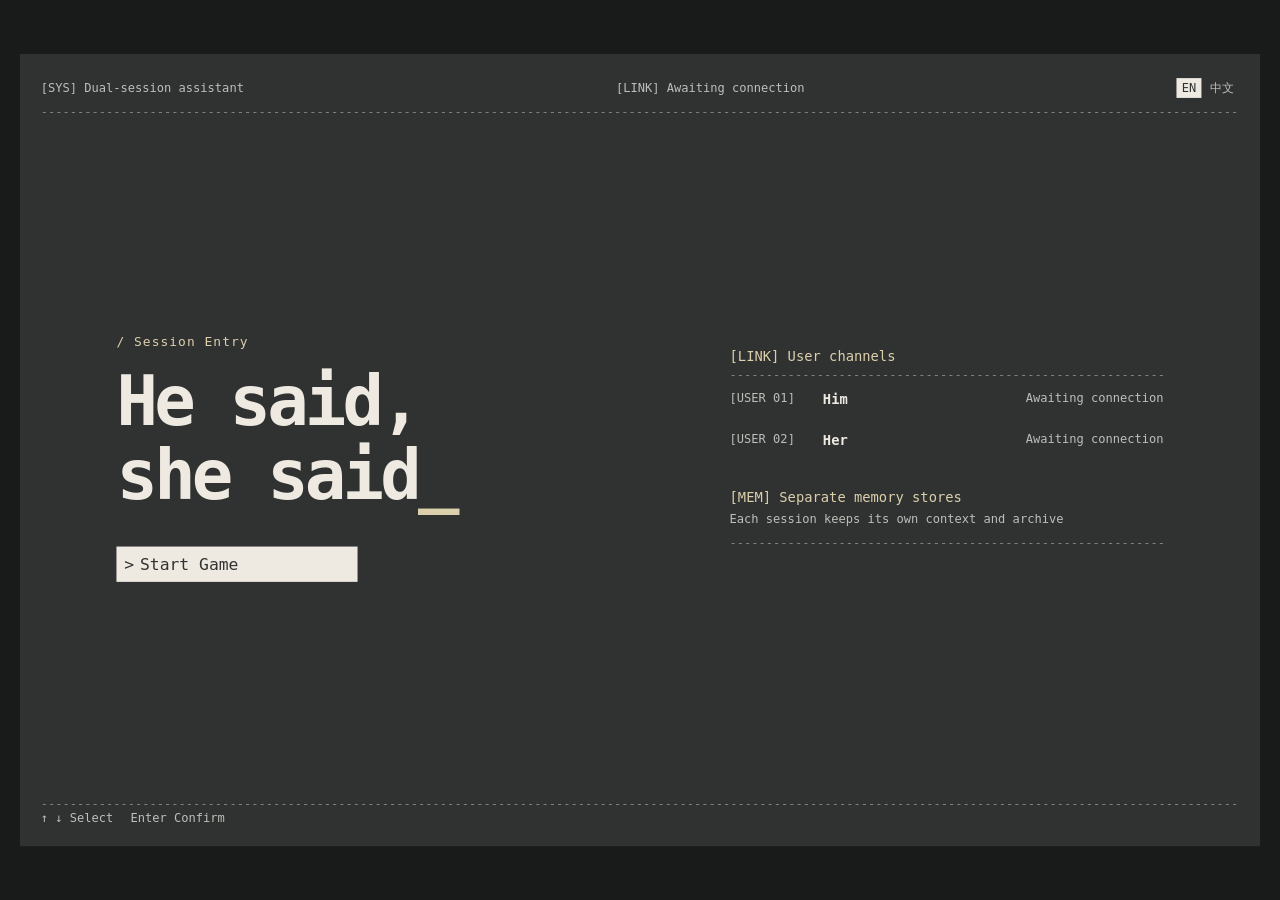
<file: he-said-she-said/play/index.html>
<!doctype html>
<html lang="en">
  <head>
    <meta charset="UTF-8" />
    <meta name="viewport" content="width=device-width, initial-scale=1.0" />
    <link rel="icon" href="/he-said-she-said/play/favicon.ico" />
    <title>He said, she said</title>
    <script type="module" crossorigin src="/he-said-she-said/play/assets/index-DWIHkaBD.js"></script>
    <link rel="stylesheet" crossorigin href="/he-said-she-said/play/assets/index-pKMHtnh7.css">
  </head>
  <body>
    <div id="root"></div>
  </body>
</html>
</file>
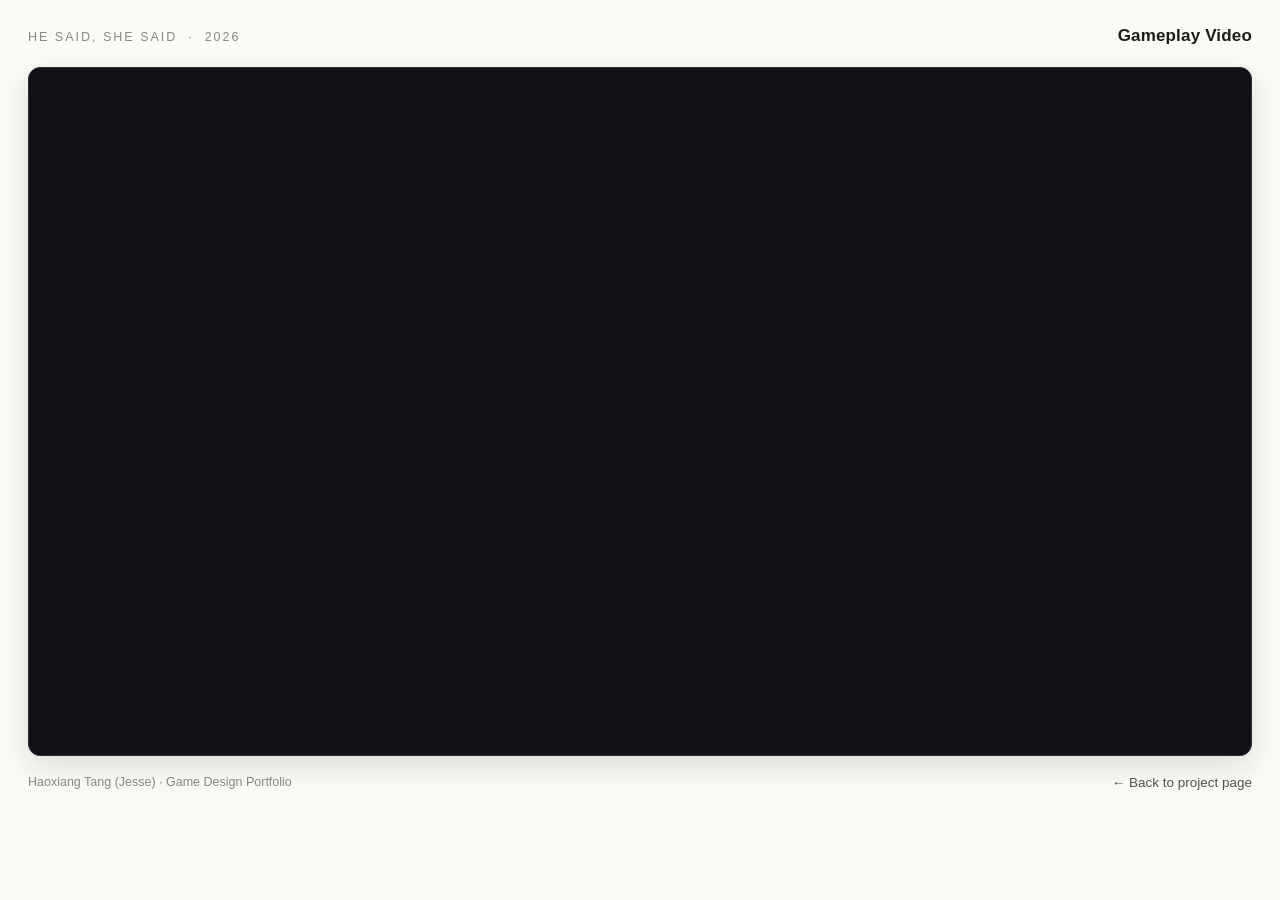
<file: he-said-she-said/video/index.html>
<!DOCTYPE html>
<html lang="en">
<head>
<meta charset="UTF-8">
<meta name="viewport" content="width=device-width, initial-scale=1.0">
<title>He Said, She Said — Gameplay Video</title>
<meta name="description" content="Gameplay video for He Said, She Said, an AI chat-based narrative game.">
<!-- 隐藏页：不进导航、不被搜索引擎收录；以后要公开时删掉这一行即可 -->
<meta name="robots" content="noindex, nofollow">
<style>
  :root{
    --ink:#1c1c1a; --ink-2:#55554f; --ink-3:#8a8a82;
    --paper:#fafaf7; --card:#ffffff; --line:#e4e4dd;
    --accent:#2f5d8a; --stage:#101216;
  }
  *{margin:0;padding:0;box-sizing:border-box}
  body{
    font-family:-apple-system,BlinkMacSystemFont,"Segoe UI","PingFang SC","Microsoft YaHei",sans-serif;
    background:var(--paper); color:var(--ink); line-height:1.6; font-size:16px;
    -webkit-font-smoothing:antialiased;
  }
  a{color:var(--ink-2); text-decoration:none; font-size:13.5px}
  a:hover{color:var(--accent); text-decoration:underline}
  :focus-visible{outline:2px solid var(--accent); outline-offset:3px; border-radius:2px}

  .top{
    max-width:1280px; margin:0 auto; padding:22px 28px 0;
    display:flex; align-items:baseline; justify-content:space-between; gap:20px; flex-wrap:wrap;
  }
  .kicker{font-size:12.5px; color:var(--ink-3); letter-spacing:.16em; text-transform:uppercase}
  .title{font-size:17px; font-weight:600; letter-spacing:.01em}

  .stage{max-width:1280px; margin:0 auto; padding:18px 28px 12px}
  .player{
    position:relative; width:100%; aspect-ratio:16/9;
    background:var(--stage); border:1px solid #2a2e34; border-radius:12px;
    overflow:hidden; box-shadow:0 10px 30px rgba(20,24,30,.13);
    display:flex; align-items:center; justify-content:center;
  }
  .player iframe{position:absolute; inset:0; width:100%; height:100%; border:0; display:block}
  .placeholder{text-align:center; color:#e9edf2; padding:24px}
  .placeholder .big{font-size:clamp(19px,2.6vw,30px); font-weight:600; letter-spacing:.01em}
  .placeholder .small{margin-top:12px; font-size:clamp(12.5px,1.2vw,14.5px); color:#9ba4af; line-height:1.7}
  .placeholder .rule{width:44px; height:2px; background:#4d5866; margin:0 auto 22px; border-radius:2px}
  .player.is-live .placeholder{display:none}

  .foot{
    max-width:1280px; margin:0 auto; padding:4px 28px 36px;
    display:flex; justify-content:space-between; align-items:center; gap:16px; flex-wrap:wrap;
  }
  .foot .hint{font-size:12.5px; color:var(--ink-3)}
  @media (max-width:600px){
    .top{padding:16px 16px 0}
    .stage{padding:14px 16px 10px}
    .foot{padding:2px 16px 28px}
    .player{border-radius:9px}
  }
</style>
</head>
<body>

<div class="top">
  <div class="kicker">He Said, She Said &nbsp;·&nbsp; 2026</div>
  <div class="title">Gameplay Video</div>
</div>

<main class="stage">
  <!-- 视频上线后，只需把 data-video-id 换成 YouTube 的 11 位 ID；本页地址永远不变。
       data-video-src 保留给临时测试其它平台的播放器，正式状态必须留空。 -->
  <div class="player" id="player" data-video-id="IImix6Dg-jQ" data-video-src="">
    <div class="placeholder">
      <div class="rule"></div>
      <div class="big">Gameplay video coming soon</div>
      <div class="small">The video is being prepared.<br>This link stays the same when it is published.</div>
    </div>
    <noscript><div class="placeholder"><div class="big">Please enable JavaScript to play this video.</div></div></noscript>
  </div>
</main>

<div class="foot">
  <span class="hint">Haoxiang Tang (Jesse) · Game Design Portfolio</span>
  <a href="/he-said-she-said/">← Back to project page</a>
</div>

<script>
(function () {
  var box = document.getElementById('player');
  if (!box) return;
  var src = (box.getAttribute('data-video-src') || '').trim();
  var id  = (box.getAttribute('data-video-id') || '').trim();
  var url = '';

  // 临时测试：任意 https 嵌入地址（如 B 站 player.html）；正式上线时留空
  if (/^https:\/\//i.test(src)) url = src;
  // 正式用法：YouTube 的 11 位视频 ID
  else if (/^[A-Za-z0-9_-]{11}$/.test(id))
    url = 'https://www.youtube-nocookie.com/embed/' + id + '?rel=0&modestbranding=1';
  if (!url) return; // 两项都为空 → 保持占位态

  var frame = document.createElement('iframe');
  frame.src = url;
  frame.title = 'He Said, She Said — Gameplay Video';
  frame.allow = 'accelerometer; autoplay; clipboard-write; encrypted-media; gyroscope; picture-in-picture; web-share; fullscreen';
  frame.setAttribute('allowfullscreen', '');
  frame.setAttribute('scrolling', 'no');
  frame.setAttribute('frameborder', '0');
  // B 站等平台可能校验 referer，不额外限制；仅 YouTube 用更严格的策略
  if (url.indexOf('youtube') !== -1)
    frame.setAttribute('referrerpolicy', 'strict-origin-when-cross-origin');

  var ph = box.querySelector('.placeholder');
  if (ph) ph.remove();
  var ns = box.querySelector('noscript');
  if (ns) ns.remove();
  box.classList.add('is-live');
  box.appendChild(frame);
})();
</script>

</body>
</html>
</file>
<file: portfolio-layout.css>
:root {
  --portfolio-gutter: clamp(16px, 4vw, 64px);
  --portfolio-project-width: 1440px;
  --portfolio-intro-size: clamp(1rem, 0.85rem + 0.25vw, 1.125rem);
  --portfolio-meta-size: 0.875rem;
}

.portfolio-scroll-cue {
  position: absolute;
  inset-inline: 0;
  bottom: 14px;
  display: grid;
  place-items: center;
  gap: 3px;
  width: max-content;
  margin-inline: auto;
  padding: 5px 12px;
  color: inherit;
  font-size: .8125rem;
  text-align: center;
  text-decoration: none;
}

.portfolio-scroll-cue:hover { text-decoration: underline; }
.portfolio-scroll-cue svg {
  width: 34px;
  height: 21px;
  animation: portfolio-scroll-nudge 2.8s ease-in-out infinite;
}

@keyframes portfolio-scroll-nudge {
  0%, 25%, 65%, 100% { transform: translateY(0); }
  45% { transform: translateY(5px); }
}

@media (prefers-reduced-motion: reduce) {
  .portfolio-scroll-cue svg { animation: none; }
}
</file>
<file: he-said-she-said/style.css>
:root {
  color-scheme: dark;
  --bg: #212322;
  --surface: #292d2b;
  --ink: #f2eee4;
  --muted: #c1c5be;
  --rule: #626d65;
  --warm: #edcb92;
  --blue: #b8d2df;
  --violet: #d3c9fc;
  --chrome: #212322fa;
  --border: #414943;
  --shade: #141715;
  --thinking: #333449;
  --mono: "IBM Plex Mono", "Cascadia Mono", Consolas, monospace;
  --sans: "Instrument Sans", "Microsoft YaHei UI", "PingFang SC", sans-serif;
  font-family: var(--sans);
  background: var(--bg);
  color: var(--ink);
  scroll-behavior: smooth;
  scroll-padding-top: 105px;
}
:root[data-palette="mist"] {
  color-scheme: light;
  --bg: #e7eef3; --surface: #f7fafc; --ink: #1e3447; --muted: #42576a;
  --rule: #8b9eae; --warm: #805018; --blue: #235a74; --violet: #514581;
  --chrome: #e7eef3fa; --border: #b6c5d0; --shade: #ccd9e3; --thinking: #e6e4f0;
}
:root[data-palette="lavender"] {
  color-scheme: light;
  --bg: #eae8f0; --surface: #f6f4f9; --ink: #342d48; --muted: #554d69;
  --rule: #9a93aa; --warm: #7a4b22; --blue: #335b75; --violet: #58458b;
  --chrome: #eae8f0fa; --border: #c7bfd4; --shade: #d6d0e2; --thinking: #e5def1;
}
:root[data-palette="slate"] {
  --bg: #445362; --surface: #3a4956; --ink: #f4f3ed; --muted: #e0e7ed;
  --rule: #9aadb9; --warm: #ffdb9c; --blue: #bddfeb; --violet: #e1d4ff;
  --chrome: #445362fa; --border: #697e8d; --shade: #2e3a45; --thinking: #444765;
}
* { box-sizing: border-box; }
body { margin: 0; }
a { color: inherit; }
button { font: inherit; }
:focus-visible { outline: 2px solid var(--warm); outline-offset: 5px; }
.site-header {
  position: sticky; top: 0; z-index: 4;
  background: var(--chrome); border-bottom: 1px solid var(--border);
}
.nav-inner, main, footer { width: min(100% - clamp(32px, 9vw, 144px), 1440px); margin-inline: auto; }
.nav-inner { min-height: 62px; display: grid; grid-template-columns: 1fr auto 1fr; align-items: center; gap: 22px; }
.nav-inner a { text-decoration: none; }
.mark, .nav-play { width: fit-content; font: 700 .92rem var(--mono); }
.mark span, .nav-play { color: var(--warm); }
.nav-tools { justify-self: end; display: flex; align-items: center; gap: 18px; white-space: nowrap; }
.palette { font-size: .79rem; color: var(--muted); }
.palette select { font: inherit; background: var(--surface); color: var(--ink); border: 1px solid var(--rule); padding: 4px 6px; }
nav { display: flex; gap: clamp(18px, 4vw, 64px); }
nav a { padding-block: 18px; font-size: .86rem; color: var(--muted); white-space: nowrap; }
nav a:hover, nav a[aria-current] { color: var(--ink); text-decoration: underline; text-underline-offset: 7px; }

/* ---------- hero ---------- */
.hero {
  position: relative; display: grid; grid-template-columns: minmax(0, .93fr) minmax(0, 1.07fr);
  align-items: center; gap: clamp(34px, 6vw, 106px);
  min-height: calc(100svh - 62px); padding-block: 58px 95px;
}
h1, h2, h3, p, figure { margin: 0; }
.label, .demo, figcaption, .continue { font-family: var(--mono); }
.label { color: var(--muted); font-size: .82rem; letter-spacing: .14em; }
.label span, .chapter > h2 span, figcaption span { color: var(--warm); }
h1 { font: 700 clamp(3.9rem, 7.4vw, 7.8rem)/.99 var(--mono); letter-spacing: -.085em; margin: .22em 0 .32em; }
.cursor { display: inline-block; width: .2em; height: .68em; margin-left: .19em; background: var(--warm); }
.overview, .chapter p { color: var(--muted); font-size: .98rem; line-height: 1.87; overflow-wrap: anywhere; }
.overview { max-width: 37em; }
.play { display: inline-block; text-decoration: none; border: 1px solid var(--warm); padding: 10px 16px; color: var(--warm); font: 700 .88rem var(--mono); }
.hero-cta { display: flex; flex-wrap: wrap; gap: 12px; margin-top: 23px; }
.play.ghost { border-color: var(--rule); color: var(--ink); }
.play.ghost:hover { background: var(--ink); border-color: var(--ink); color: var(--surface); }
.play:hover { background: var(--warm); color: var(--bg); }
.demo { background: var(--surface); border: 1px solid var(--rule); box-shadow: 7px 7px 0 var(--shade); min-width: 0; }
.demo-bar, .boot, .demo > figcaption { padding: 12px 15px; font-size: .79rem; }
.demo-bar, .demo > figcaption { display: flex; justify-content: space-between; align-items: center; gap: 12px; }
.demo-bar, .boot { border-bottom: 1px dashed var(--rule); }
.demo-bar button { border: 0; background: transparent; color: var(--warm); padding: 3px; cursor: pointer; }
.demo-bar button:hover { text-decoration: underline; }
.boot, .demo > figcaption { color: var(--muted); }
#spinner { color: var(--warm); display: inline-block; width: 1ch; }
.demo-windows { display: grid; grid-template-columns: repeat(2, minmax(0, 1fr)); }
.window { padding: 16px 13px 20px; }
.window + .window { border-left: 1px dashed var(--rule); }
.window h2 { font: 700 .8rem var(--mono); color: var(--blue); }
.window h2 span { margin-left: .5em; color: var(--muted); }
.window p { font: .88rem/1.65 var(--sans); margin-top: 12px; padding: 4px; }
.window p b { display: block; font: .72rem var(--mono); }
.in b { color: var(--blue); }
.thinking { background: var(--thinking); color: var(--violet); }
.out b { color: var(--warm); }
.demo > figcaption { border-top: 1px dashed var(--rule); justify-content: start; }
.demo .sample { margin-left: auto; color: var(--muted); white-space: nowrap; }
.continue { position: absolute; bottom: 24px; left: 50%; translate: -50%; color: var(--warm); text-decoration: none; padding: 10px; }

/* ---------- 章节：符号化章节头 ---------- */
.chapter { --gutter: clamp(34px, 5vw, 68px); max-width: 1080px; margin-inline: auto; padding-block: clamp(56px, 8vw, 110px) 12px; }
.ch-head {
  display: flex; align-items: baseline; gap: 20px;
  border-bottom: 1px solid var(--rule); padding-bottom: 18px; margin-bottom: clamp(40px, 6vw, 72px);
}
.ch-idx { font: 700 .85rem var(--mono); color: var(--warm); letter-spacing: .12em; white-space: nowrap; }
.ch-head h2 { font-size: clamp(1.7rem, 3vw, 2.5rem); letter-spacing: -.025em; line-height: 1.12; }
.ch-glyph {
  margin-left: auto; font: 700 clamp(3.4rem, 7vw, 6rem)/1 var(--mono);
  color: var(--rule); opacity: .32; user-select: none; translate: 0 -.05em; white-space: nowrap;
}

/* ---------- 条目与文字块：左右交替 ---------- */
.entry { position: relative; margin-bottom: clamp(48px, 6.5vw, 92px); }
.entry h3 { font-size: clamp(1.32rem, 2.1vw, 1.75rem); line-height: 1.3; margin-bottom: 10px; }
.entry h3::before { content: "## "; font: .82em var(--mono); color: var(--warm); }
.entry > *, .figure-copy > p + p, .intro-flow > p + p { margin-top: 16px; }
.entry h3 { margin-top: 0; }
.figure-row { display: grid; grid-template-columns: minmax(0, 3fr) minmax(0, 2fr); gap: var(--gutter); align-items: center; }
#dual-window .figure-row:first-of-type { grid-template-columns: minmax(0, 5fr) minmax(0, 6fr); align-items: start; }
.figure-row.flip { grid-template-columns: minmax(0, 2fr) minmax(0, 3fr); }
.figure-row.flip > .figure-copy { order: 2; }
.figure-row.flip > .shot { order: 1; }
.entry > .figure-row + .figure-row, .entry > .figure-row + p, .entry > p + .figure-row { margin-top: clamp(26px, 3.5vw, 46px); }
.entry > p { width: 68%; max-width: 46em; }
.entry > p.full { width: 100%; max-width: 56em; }
.text-with-mark { display: grid; grid-template-columns: minmax(0, 3fr) minmax(0, 2fr); gap: clamp(18px, 3vw, 40px); align-items: center; }
.text-with-mark .figure-copy { max-width: 48em; }

/* 纯文字块 + 装饰列 */
.prose-block { display: grid; grid-template-columns: minmax(0, 7fr) minmax(0, 3fr); gap: var(--gutter); align-items: start; }
.prose-block.flip { grid-template-columns: minmax(0, 3fr) minmax(0, 7fr); }
.prose-block.flip > .figure-copy { order: 2; }
.prose-block.flip > .deco-col { order: 1; }
.prose-block .figure-copy p { max-width: 46em; }
.chapter > .prose.key {
  width: 100%; max-width: 52em; margin-top: clamp(24px, 3.5vw, 40px);
  color: var(--ink); border-left: 2px solid var(--warm); padding-left: 18px;
}

/* ---------- 海报式大符号装饰（纯占位，零信息） ---------- */
.deco-col { display: grid; align-content: start; justify-items: start; min-width: 0; padding-top: .2em; }
.glyph-big {
  font: 700 clamp(6rem, 12vw, 10.5rem)/.9 var(--mono);
  color: var(--rule); opacity: .35; user-select: none; letter-spacing: -.05em;
}
.cursor-block { display: inline-block; width: .56em; height: .9em; background: currentColor; }
.blinker { animation: blink 1.3s steps(2) infinite; }
@keyframes blink { 50% { opacity: 0; } }

/* ---------- 通栏图带：文字与截图同框 ---------- */
.figure-band {
  position: relative; width: 100%; margin-top: clamp(28px, 4vw, 50px);
  background: var(--surface); border: 1px solid var(--border); box-shadow: 7px 7px 0 var(--shade);
  padding: clamp(26px, 3.6vw, 48px) clamp(24px, 4vw, 56px);
  display: grid; grid-template-columns: minmax(0, 5fr) minmax(0, 7fr);
  gap: clamp(20px, 3.2vw, 46px); align-items: center;
}
.figure-band > .band-copy { max-width: 40em; }
.figure-band > .band-copy p { margin: 0; font-size: .97rem; }
.figure-band > .band-copy p + p { margin-top: 13px; }
.figure-band.right { grid-template-columns: minmax(0, 7fr) minmax(0, 5fr); }
.figure-band.right > .band-copy { order: 2; }
.figure-band.right > .shot { order: 1; }
.figure-band.solo { display: flex; justify-content: center; }
/* 上文字下通栏图：图文同宽、整体居中，避免文字右边缘与图右边缘错开一大截 */
.figure-band.stack { grid-template-columns: minmax(0, 1fr); align-items: start; }
.figure-band.stack > .band-copy { max-width: 790px; width: 100%; margin-inline: auto; }
.figure-band.stack > .shot { max-width: 790px; width: 100%; margin-inline: auto; }
.figure-band.stack > .shot > a { width: 100%; }
.figure-band.stack .shot img { width: 100%; }
.figure-band.stack .shot-pair { display: grid; gap: 20px; }
.figure-band.stack .shot-pair a { width: 100%; }
.figure-band.stack > .band-glyph { left: 10px; bottom: 6px; font-size: clamp(2rem, 3.2vw, 2.7rem); opacity: .16; }
.figure-band .shot { max-width: min(100%, 860px); }
.band-glyph {
  position: absolute; left: 20px; bottom: 6px; pointer-events: none;
  font: 700 clamp(3.6rem, 7vw, 6.2rem)/1 var(--mono); color: var(--rule); opacity: .2; user-select: none;
}
.figure-band.right .band-glyph { left: auto; right: 20px; }
.entry > .figure-band + p, .entry > .figure-band + hr, .entry > .figure-band + .prose-block { margin-top: clamp(28px, 4vw, 50px); }

/* ---------- 文字层次 ---------- */
.entry > p.lead, .prose-block .lead, .figure-band .lead { font-size: 1.13rem; color: var(--ink); }
.entry > p.right { margin-left: auto; }
hr.divider { width: 68%; max-width: 46em; border: 0; border-top: 1px dashed var(--rule); margin: clamp(28px, 4vw, 48px) 0 0; }
.entry > hr.divider + p { margin-top: clamp(18px, 2.5vw, 28px); }

/* 双窗对照卡（替换原 character-mark） */
.duo-chat { display: grid; grid-template-columns: 1fr auto 1fr; gap: 10px; align-items: stretch; font-family: var(--mono); }
.dc-win { background: var(--surface); border: 1px solid var(--rule); padding: 13px 12px 15px; min-width: 0; }
.dc-win h4 { margin: 0 0 10px; font: 700 .72rem var(--mono); color: var(--blue); }
.dc-win h4 span { margin-left: .5em; color: var(--muted); font-weight: 400; }
.dc-win p { margin: 0 0 9px; font: .8rem/1.6 var(--sans); color: var(--ink); }
.dc-win p b { display: block; font: .68rem var(--mono); color: var(--blue); }
.dc-win .dc-t { font: .72rem/1.6 var(--mono); color: var(--violet); background: var(--thinking); padding: 5px 7px; margin-bottom: 0; }
.dc-vs { align-self: center; font: 700 1.25rem var(--mono); color: var(--warm); }

/* ---------- 截图 ---------- */
.shot { min-width: 0; }
.shot a { display: block; width: fit-content; max-width: 100%; }
.shot a:hover { outline: 1px solid var(--warm); }
.shot img { display: block; max-width: 100%; height: auto; border: 1px solid var(--rule); }
figcaption { color: var(--muted); font-size: .78rem; line-height: 1.55; }
.shot figcaption { margin-top: 9px; }

/* ---------- 表格：终端窗口化 ---------- */
.table-wrap {
  width: 100%; max-width: 900px; min-width: 0; overflow: auto;
  border: 1px solid var(--rule); background: var(--surface); box-shadow: 7px 7px 0 var(--shade);
}
.table-wrap:has(.matrix-1, .matrix-4) { max-width: 720px; }
.table-bar {
  display: flex; align-items: center; gap: 6px; padding: 9px 13px;
  border-bottom: 1px solid var(--rule); font: 700 .72rem var(--mono); color: var(--muted);
  position: sticky; left: 0; min-width: fit-content;
}
.table-bar i { width: 8px; height: 8px; border-radius: 50%; border: 1px solid var(--rule); }
.table-bar i:first-child { background: var(--warm); border-color: var(--warm); }
.table-bar b { margin-left: 8px; font-weight: 400; color: var(--blue); }
.matrix { width: 100%; border-collapse: collapse; font-size: .92rem; line-height: 1.66; }
.matrix-3 { min-width: 740px; }
.matrix-2 { min-width: 520px; }
.matrix :is(th,td) { text-align: left; vertical-align: top; padding: 12px 14px; border: 1px solid var(--border); overflow-wrap: anywhere; }
.matrix thead th { color: var(--ink); font-weight: 700; font-size: .95em; }
.matrix tbody th { color: var(--muted); font-size: .92em; }
.matrix tbody th { white-space: nowrap; }

/* ---------- 四阶段：下滚驱动的横移轨道 ---------- */
.rail-wrap { position: relative; height: 300vh; margin-top: clamp(28px, 4vw, 50px); }
.rail-wrap.static, .rail-wrap.static .rail-sticky { height: auto; }
.rail-sticky {
  position: sticky; top: calc(62px + 5vh); height: calc(100vh - 62px - 10vh);
  display: flex; flex-direction: column; justify-content: flex-start; gap: 14px;
  padding-top: clamp(6px, 1.5vh, 20px); overflow: hidden;
}
.rail-head h3 { margin: 0 0 8px; }
.rail-head .prose { margin: 0; max-width: 52em; }
#stages .rail-head.fade { opacity: 0; pointer-events: none; }
.rail-wrap.static .rail-head.fade { opacity: 1; pointer-events: auto; }
.rail-wrap.static .rail-sticky { position: static; overflow-x: auto; }
.rail-track { display: flex; gap: clamp(18px, 2.6vw, 34px); will-change: transform; }
.rail-wrap.static .rail-track { transform: none !important; }
.rail-card { flex: 0 0 auto; width: min(520px, 72vw); background: var(--surface); border: 1px solid var(--rule); border-top: 2px solid var(--rule); padding: 22px 26px; }
.rail-scene { display: block; width: 100%; height: auto; margin-bottom: 14px; opacity: .92; }
.flow-scene { display: block; width: min(560px, 92%); height: auto; margin-top: clamp(20px, 3vw, 34px); }
.flow-scene.end-scene { width: 230px; margin-inline: auto; }
.seg-scene { width: 100%; max-width: 460px; margin-top: 22px; }
#dual-window .concept-scene { width: min(300px, 92%); margin: 0 auto; display: block; }
.mini-band {
  float: right; width: 250px; margin: 3px 0 10px 18px; padding: 14px 14px 8px;
  background: var(--surface); border: 1px solid var(--border); box-shadow: 7px 7px 0 var(--shade);
}
.mini-band::after { content: ""; display: block; clear: both; }
.mini-band figcaption { margin-top: 8px; font-size: .78rem; color: var(--muted); text-align: center; }
.map-flow { display: grid; gap: 18px; }
.map-row { display: grid; grid-template-columns: minmax(0, 1fr) 44px minmax(0, 1fr); gap: 12px; align-items: stretch; }
.map-node { background: var(--surface); border: 1px solid var(--border); box-shadow: 7px 7px 0 var(--shade); padding: 14px 16px 15px; font-size: .95rem; line-height: 1.7; color: var(--muted); }
.map-node b { display: block; font: 700 .74rem var(--mono); margin-bottom: 7px; letter-spacing: .06em; }
.map-src b { color: var(--blue); }
.map-dst b { color: var(--warm); }
.map-arrow { align-self: center; text-align: center; font: 700 1.25rem var(--mono); color: var(--warm); }
.dc-fig { height: 14px; width: auto; vertical-align: -2.5px; margin-right: 7px; }
.rail-card .phase { font-size: .95rem; }
.rail-hint { display: flex; justify-content: space-between; font: 700 .74rem var(--mono); color: var(--muted); letter-spacing: .1em; }
.rail-hint b { color: var(--warm); font-weight: 400; }
.ph-tag { display: block; font: 700 1.02rem/1.2 var(--mono); color: var(--warm); margin-bottom: 12px; letter-spacing: .06em; }

/* ---------- 四格矩阵：滚动驱动的拆解与重组 ---------- */
.t1f, .t2h { color: var(--ink); font-weight: 700; font-size: .84rem; }
.t1f { opacity: 0; }

/* ---------- 概念示意图 ---------- */
.concept-scene { display: block; width: min(250px, 82%); height: auto; margin-top: 20px; opacity: .95; }
#dialogue p.dialogue-part { position: relative; padding: 11px 14px 11px 108px; background: var(--surface); border-left: 2px solid var(--rule); }
.dp-tag { position: absolute; left: 14px; top: 12px; font: 700 .74rem/1.7 var(--mono); color: var(--warm); white-space: nowrap; }
#dialogue p.dialogue-part:nth-of-type(2) .dp-tag { color: var(--violet); }
#dialogue .figure-band { grid-template-columns: minmax(0, 1fr) minmax(0, 1.15fr); align-items: center; }
#dialogue .figure-band .shot { max-width: 100%; }
#dialogue .figure-band p.dialogue-part { padding: 0; border-left: none; background: transparent; line-height: 1.7; }
#dialogue .figure-band p.dialogue-part + p.dialogue-part { margin-top: 5px; }
.shot-8 { max-width: 720px; }

/* ---------- 迭代：终端输出块 ---------- */
#tradeoff p.decision-block {
  background: var(--surface); border: 1px solid var(--rule); border-left: 2px solid var(--warm);
  box-shadow: 7px 7px 0 var(--shade); padding: 14px 16px 14px 46px; position: relative;
}
#tradeoff .decision-block strong { color: var(--ink); }
#tradeoff p.decision-block::before { content: "$"; position: absolute; left: 17px; top: 13px; font: 700 .95rem var(--mono); color: var(--warm); }
#reflection { margin-bottom: 40px; }
#reflection p { color: var(--ink); }
.eof { margin: 0 0 60px; font: .8rem var(--mono); color: var(--muted); text-align: center; letter-spacing: .08em; }

footer { display: flex; justify-content: space-between; align-items: center; gap: 12px; border-top: 1px solid var(--rule); padding-block: 30px; font: .9rem var(--mono); }

/* ---------- 入场动效（JS 加 .rv，无 JS 不受影响） ---------- */
.rv { opacity: 0; translate: 0 16px; transition: opacity .6s cubic-bezier(.2,.65,.3,1), translate .6s cubic-bezier(.2,.65,.3,1.15); }
.rv.in { opacity: 1; translate: 0 0; }

.playing .cursor { animation: flash .36s step-end 3; }
.playing .window .line { animation: arrive .26s steps(5) backwards; }
.playing .window .in { animation-delay: .25s; }
.playing .window .thinking { animation-delay: .63s; }
.playing .window .out { animation-delay: 1s; }
.playing .window + .window .in { animation-delay: .4s; }
.playing .window + .window .thinking { animation-delay: .8s; }
.playing .window + .window .out { animation-delay: 1.18s; }
@keyframes flash { 50% { opacity: .1; } }
@keyframes arrive { from { opacity: 0; translate: 0 5px; } to { opacity: 1; translate: 0 0; } }

@media (max-width: 960px) {
  .hero { gap: 30px; }
  h1 { font-size: clamp(2.8rem, 6.4vw, 5.2rem); }
}
@media (max-width: 820px) {
  :root { scroll-padding-top: 124px; }
  .nav-inner { width: calc(100% - 32px); grid-template-columns: 1fr 1fr; gap: 0 10px; padding-top: 9px; }
  nav { grid-area: 2 / 1 / 3 / 3; gap: 10px; justify-content: space-between; }
  nav a { font-size: .76rem; padding-block: 12px; }
  .hero { grid-template-columns: minmax(0, 1fr); gap: 32px; min-height: 0; padding-block: 46px 80px; }
  h1 { font-size: clamp(3rem, 11vw, 5rem); }
  .ch-head { flex-wrap: wrap; gap: 10px 14px; }
  .entry > p { width: 100%; }
  .figure-row, .figure-row.flip, #dual-window .figure-row:first-of-type { grid-template-columns: minmax(0, 1fr); gap: 14px; }
  .figure-row.flip > .figure-copy { order: 1; }
  .figure-row.flip > .shot { order: 2; }
  .prose-block, .prose-block.flip { grid-template-columns: minmax(0, 1fr); }
  .prose-block.flip > .figure-copy { order: 1; }
  .prose-block.flip > .deco-col { order: 2; }
  .deco-col { display: none; }
  .figure-band, .figure-band.right { grid-template-columns: minmax(0, 1fr); padding: 20px 16px; }
  .figure-band.right > .band-copy { order: 1; }
  .figure-band.right > .shot { order: 2; }
  .band-glyph { display: none; }
  .text-with-mark { display: block; }
  .duo-chat { grid-template-columns: 1fr; }
  .dc-vs { padding-block: 2px; }
  .rail-wrap { height: auto; }
  .rail-sticky { position: static; height: auto; overflow-x: auto; padding-bottom: 10px; }
  .rail-track { transform: none !important; }
  .rail-hint { display: none; }
  .rail-card { width: 86vw; }
  .concept-scene { margin-inline: auto; }
  #dialogue p.dialogue-part { padding: 10px 13px 10px 14px; }
  .dp-tag { position: static; display: block; margin-bottom: 5px; }
}
@media (min-width: 821px) and (max-width: 1050px) {
  .nav-inner { gap: 16px; }
  nav { gap: 18px; }
  .nav-tools { gap: 10px; }
}
@media (prefers-reduced-motion: reduce) {
  :root { scroll-behavior: auto; }
  .playing * { animation: none !important; }
  .blinker { animation: none !important; }
  .end-cursor { animation: none !important; }
  .rv { opacity: 1; translate: 0 0; transition: none; }
}

/* ---------- 双会话流程画布 ---------- */
.flow-band { margin-top: clamp(28px, 4vw, 50px); }
.flow-band figcaption { margin: 0 0 12px; font: 700 .86rem var(--sans); color: var(--ink); }
.flow-frame {
  position: relative; height: 560px; overflow: hidden;
  user-select: none; -webkit-user-select: none;
  background: var(--surface); border: 1px solid var(--border); box-shadow: 7px 7px 0 var(--shade);
  cursor: grab; touch-action: none;
}
.flow-frame.dragging { cursor: grabbing; }
.flow-frame::before {
  content: ""; position: absolute; inset: 0; pointer-events: none;
  background-image: radial-gradient(var(--rule) 1px, transparent 1px);
  background-size: 24px 24px; opacity: .3;
}
.flow-canvas { position: absolute; top: 0; left: 0; transform-origin: 0 0; will-change: transform; }
.flow-canvas svg { display: block; }
.flow-hint {
  position: absolute; left: 12px; top: 10px; pointer-events: none;
  font: 700 .7rem var(--mono); letter-spacing: .03em;
  color: #fff; background: var(--violet);
  border: 1px solid var(--ink); box-shadow: 3px 3px 0 var(--shade);
  padding: 5px 11px;
}
.flow-fit {
  position: absolute; left: 12px; bottom: 10px; cursor: pointer;
  font: 700 .7rem var(--mono); color: var(--ink); background: var(--surface);
  border: 1px solid var(--rule); padding: 4px 11px;
}
.flow-fit:hover { color: var(--warm); border-color: var(--warm); }

.fcard {
  position: absolute; box-sizing: border-box; overflow-wrap: normal; text-align: left;
  background: var(--surface); border: 1px solid var(--rule); border-radius: 8px;
  padding: 9px 11px; font: 10.5px/1.45 var(--sans); color: var(--ink); letter-spacing: .01em;
}
.fcard.f { border-color: var(--violet); background: color-mix(in srgb, var(--violet) 4%, var(--surface)); }
.fcard.m { border-color: var(--blue); background: color-mix(in srgb, var(--blue) 4%, var(--surface)); }
.fcard.p { border-color: var(--warm); border-radius: 22px; text-align: center; font-weight: 700; padding: 11px 16px; }
.fcard .ttl { display: inline-block; margin-bottom: 2px; }
.fcard.f .ttl { color: var(--violet); }
.fcard.m .ttl { color: var(--blue); }
.flow-edges { position: absolute; top: 0; left: 0; pointer-events: none; }
.flow-edges path { stroke: var(--rule); stroke-width: 1.4; fill: none; }
.flow-edges path.x { stroke: var(--warm); stroke-dasharray: 4 4; }
.flow-edges text { font: 700 9px var(--sans); fill: var(--muted); paint-order: stroke; stroke: var(--surface); stroke-width: 3px; }

.prose-block .closing { font-size: 1.08rem; color: var(--ink); max-width: 40em; }
.end-cursor { display: inline-block; width: .5em; height: 1em; translate: 0 .16em; margin-left: .35em; background: var(--warm); animation: blink 1.1s steps(2) infinite; }


/* ---------- V22 试验轮 ---------- */
.dev-switch { display: flex; gap: 6px; align-items: center; margin-top: 12px; font: 700 .66rem var(--mono); color: var(--muted); }
.dev-switch b { letter-spacing: .12em; opacity: .65; }
.dev-switch button { font: 700 .68rem var(--mono); color: var(--muted); background: var(--surface); border: 1px dashed var(--rule); padding: 3px 10px; cursor: pointer; }
.dev-switch button.on { color: var(--warm); border-color: var(--warm); border-style: solid; }
.dev-switch.dev-float { position: absolute; top: -14px; right: 0; margin: 0; }

/* 九段图 5 版 */
.seg-wrap { position: relative; }
.seg-wrap .seg { display: block; width: 100%; max-width: 500px; margin-top: 22px; height: auto; }

/* 双窗口（V23 收敛为单版） */
.dw-wrap { position: relative; }
.dv .figure-copy { max-width: 48em; }

/* tradeoff 竖直示意图 */
.tradeoff-grid { display: grid; grid-template-columns: minmax(0, 230px) minmax(0, 1fr); gap: clamp(24px, 3.4vw, 48px); align-items: start; margin-top: clamp(20px, 3vw, 34px); }
.tradeoff-fig { position: sticky; top: 90px; }
.flow-scene-v { display: block; width: 100%; height: auto; }

/* ---------- 中英切换 ---------- */
.lang-switch { display: inline-flex; border: 1px solid var(--border); background: var(--surface); }
.lang-switch button { border: 0; background: transparent; font: 700 .72rem var(--mono); letter-spacing: .08em; padding: 6px 11px; color: var(--muted); cursor: pointer; }
.lang-switch button + button { border-left: 1px solid var(--border); }
.lang-switch button.on { background: var(--ink); color: var(--surface); }
.lang-en .seg-wrap text { font-size: 12px !important; }

/* ---------- EN 模式微调（英文版专属，不影响中文） ---------- */
/* 动态矩阵：格子字号收紧，3 行英文可放进 70px 行高 */
/* 角色设计：双窗对照卡加宽，THINKING 行不再挤 */
.lang-en #characters .text-with-mark { grid-template-columns: minmax(0, 1fr) minmax(0, 1.05fr); align-items: start; }
.lang-en .dc-win p { font-size: .76rem; }
.lang-en .dc-win .dc-t { line-height: 1.5; }
/* 阶段×矩阵静态表：字号与内边距收紧，减少碎行 */
.lang-en .table-wrap th, .lang-en .table-wrap td { font-size: .88rem; padding: 10px 12px; }
.lang-en .table-wrap:has(.matrix-3) tbody th,
.lang-en .table-wrap:has(.matrix-3) tbody td { height: 4.6em; vertical-align: middle; }
.lang-en .table-wrap:has(.matrix-3) { max-width: 960px; }
.lang-en .table-wrap:has(.matrix-3) table { table-layout: fixed; }
.lang-en .table-wrap:has(.matrix-3) th:first-child,
.lang-en .table-wrap:has(.matrix-3) td:first-child { width: 26%; }
.lang-en .table-wrap:has(.matrix-3) tbody th { white-space: normal; }

/* EN 模式补充微调（大哥 11-17 反馈） */
.lang-en #inspiration .deco-col { align-self: center; }
/* design-map 卡片正文 EN 加粗 */
.lang-en .map-node { font-weight: 600; }
/* 九段图带：文字列加宽、图片右移，整体高度更协调 */
.figure-band:has(#seg-wrap) { grid-template-columns: minmax(0, 6.2fr) minmax(0, 5.8fr); }
.figure-band:has(#seg-wrap) > .band-copy { max-width: 44em; }
</file>
<file: he-said-she-said/play/assets/index-pKMHtnh7.css>
:root{font-family:Cascadia Mono,Consolas,Microsoft YaHei,monospace;color:#eeeae2;background:#191a1a;color-scheme:dark;font-synthesis:none;--terminal: #303131;--ink: #eeeae2;--muted: #bcbfba;--rule: #7c817a;--accent: #dcd0ac;--incoming: #b9cdd2;--outgoing: #e4d7bf;--memory: #e8c38a;--reply-bg: #3d3e3a}*,*:before,*:after{box-sizing:border-box}body{margin:0}button{font:inherit;color:inherit;background:transparent;border:0;cursor:pointer}button:disabled{cursor:default}button:focus-visible,summary:focus-visible,[tabindex]:focus-visible{outline:1px dashed var(--accent);outline-offset:3px}p{margin:0}.stage{min-height:100dvh;display:grid;place-items:center;overflow:clip}.stage-frame{flex:none;position:relative}.game-canvas{width:1440px;height:920px;transform-origin:top left;display:flex;flex-direction:column;padding:20px 24px 22px;background:var(--terminal);overflow:hidden;isolation:isolate;font-size:16px;line-height:1.52}.ascii-rule{position:relative}.ascii-rule:after{content:"[base64]" / "";position:absolute;inset:auto 0 0;white-space:nowrap;overflow:hidden;height:12px;line-height:1;color:var(--rule);font-size:14px;pointer-events:none}.topbar{min-height:52px;padding:1px 0 14px;display:flex;align-items:center;gap:18px;flex:none;font-size:14px}.topbar-title{font-weight:700;font-size:20px;letter-spacing:.015em}.language-switch{display:inline-flex;gap:4px}.language-switch button{padding:1px 6px}.language-switch button[aria-pressed=true]{background:var(--ink);color:var(--terminal)}.topbar-tag,.muted{color:var(--muted)}.topbar-actions{margin-inline-start:auto;display:flex;gap:10px}.topbar-actions button:hover,.tree-toggle:hover,.memory-entry:hover,.dialog-actions button:hover{color:var(--accent)}.duo{display:grid;grid-template-columns:minmax(0,38fr) minmax(0,38fr) minmax(0,24fr);flex:1;min-height:0}.terminal-column{position:relative;display:flex;flex-direction:column;min-width:0;min-height:0;padding:0 15px}.terminal-column:first-child{padding-left:0}.terminal-column:last-child{padding-right:0}.terminal-column+.terminal-column:before{content:"|\a|\a|\a|\a|\a|\a|\a|\a|\a|\a|\a|\a|\a|\a|\a|\a|\a|\a|\a|\a|\a|\a|\a|\a|\a|\a|\a|\a|\a|\a|\a|\a|\a|\a|\a|\a|\a|\a|\a|\a|\a|\a|\a|\a|\a|\a|\a|\a|\a|\a|\a|\a|\a|\a|\a|\a|\a|\a|\a|\a|\a|\a|\a|\a|\a|\a|\a|\a|\a|\a|\a|\a|\a|\a|\a|\a|\a|\a|\a|" / "";position:absolute;inset:0 auto 0 -4px;width:12px;overflow:hidden;white-space:pre;color:var(--rule);font-size:14px;line-height:1.48;pointer-events:none}.pane{position:relative}.pane-head{min-height:46px;display:flex;align-items:center;gap:8px;padding:0 0 10px;flex:none}.pane-signal{width:1ch;color:var(--accent)}.pane-number,.pane-meta,.chat-date{color:var(--muted);font-size:12px}.pane-name{font-size:17px;font-weight:650}.pane[data-focused] .pane-name{color:var(--accent)}.pane-head-right{margin-inline-start:auto;display:flex;align-items:center;gap:8px;min-width:0}.pane-meta{overflow:hidden;text-overflow:ellipsis;white-space:nowrap}.memory-entry{flex:none;padding:0 2px;color:var(--memory);font-size:13px}.ending-recap{margin-block:16px 6px;padding:12px;border-top:1px dashed var(--rule);color:var(--accent)}.ending-recap p{margin:0}.ending-choice{margin-bottom:10px;color:var(--memory)}.ending-recap>p{text-align:center;font-size:1.06em;color:var(--memory)}.pane-memory{flex:none}.pane-memory-list{position:absolute;z-index:2;inset:100% 0 auto auto;width:min(100%,380px);max-height:420px;overflow:auto;overscroll-behavior:contain;padding:10px 12px;border:1px solid var(--rule);background:var(--terminal);box-shadow:0 6px 16px #0005;font-size:13px;overflow-wrap:anywhere}.pane-memory-list>p{color:var(--memory)}.pane-memory-list ul{padding:0;margin:0;list-style:none}.pane-memory-list li{display:flex;align-items:start;justify-content:space-between;gap:10px;padding-block:6px}.pane-memory-list li+li{border-top:1px solid var(--rule)}.pane-memory-list strong{color:var(--memory)}.pane-memory-list li p{color:var(--muted)}.head-state{color:var(--accent);font-size:12px;white-space:nowrap;padding:0}.terminal-spinner{width:1ch;display:inline-block}.messages,.archive-scroll{min-height:0;overflow:auto;overscroll-behavior:contain;scrollbar-gutter:stable;scrollbar-color:#777a72 transparent;scrollbar-width:thin}.messages{position:relative;flex:1;padding:10px 4px 9px 0;overflow-anchor:none}.chat-date{display:flex;align-items:center;gap:8px;margin:12px 0 8px}.chat-date:before,.chat-date:after{content:"";flex:1;border-top:1px dashed currentColor;opacity:.55}.archive-title{display:inline-block}.msg-row{--message-label-width: 3.25ch;--message-stagger: 2em;--message-opposite-edge: calc(var(--message-label-width) + var(--message-stagger));display:grid;grid-template-columns:var(--message-label-width) minmax(0,1fr) var(--message-opposite-edge);column-gap:4px;margin-block-end:5px;align-items:start;overflow-wrap:anywhere}.msg-row.right{grid-template-columns:var(--message-opposite-edge) minmax(0,1fr) calc(var(--message-label-width) + 12px);text-align:right}.msg-row.right .msg-direction{grid-area:1 / 3}.msg-row.right .msg-ai,.msg-row.right .msg-image{grid-area:1 / 2;justify-self:end}.msg-direction{color:var(--incoming);white-space:nowrap;font-size:12px;line-height:2}.msg-row.right .msg-direction{color:var(--outgoing)}.msg-ink{background:var(--reply-bg);box-decoration-break:clone;-webkit-box-decoration-break:clone}.msg-ai,.msg-user{white-space:pre-wrap}.msg-image{margin:0;min-width:0}.msg-image img{display:block;max-width:min(100%,320px);max-height:260px;object-fit:contain}.msg-image figcaption{color:var(--muted);font-size:13px}.caret{display:inline-block;width:.62em;height:.92em;vertical-align:-.05em;background:var(--accent);margin-left:.12em}.memory-mark{color:var(--memory);padding:0;text-align:inherit}.memory-mark:hover{color:var(--terminal);background:var(--memory)}.memory-mark-saved,.memory-tag{color:var(--memory)}.memory-mark-saved{animation:memory-written .4s ease-out both}@keyframes memory-written{0%{background:#5b4f36}to{background:transparent}}.system-line{margin:6px 0 0;color:var(--accent);font-size:14px}.composer{flex:none;min-height:0;max-height:32%;overflow:auto;padding:8px 4px 6px 0}.think-block{color:var(--muted);font-size:15px;margin:0 0 8px;white-space:pre-wrap}.think-block-head{color:var(--accent);font-size:13px}.choice-line{width:100%;display:grid;grid-template-columns:1.6ch minmax(0,1fr);text-align:start;align-items:baseline;padding:4px 6px;white-space:normal;overflow-wrap:anywhere}.choice-line[data-current]{background:var(--ink);color:var(--terminal)}.choice-line[data-current] .memory-tag{color:#624624}.choice-line:disabled{color:#a1a49d}.choice-line:disabled .memory-tag{color:inherit}.choice-cursor{display:inline-block}.archive-scroll{flex:1;padding-top:8px;font-size:14px}html:lang(en) .archive-scroll{line-height:1.36;word-spacing:-.12em}html:lang(en) .archive-scroll button{word-spacing:inherit}.archive-folder{margin-bottom:9px}.archive-branches{padding:3px 0 2px 12px}.archive-session{margin:3px 0}.archive-session[data-recording]>.tree-toggle,.archive-writing{color:var(--accent)}.tree-toggle{display:block;padding:2px 1px;width:100%;text-align:start;overflow-wrap:anywhere}.archive-segments{padding:3px 0 3px 8px}.archive-segment{display:grid;grid-template-columns:1em minmax(0,1fr);gap:3px;margin:0 0 5px}.archive-segment>span{color:var(--muted)}.archive-memory{margin:3px 0}.archive-memory summary{cursor:pointer;color:var(--memory)}.archive-memory p{margin:2px 0 4px 13px;overflow-wrap:anywhere}html:lang(en) :is(.archive-segment,.archive-memory p){line-height:1.2}.archive-pending summary{cursor:pointer;color:var(--muted)}.notice{padding:3px 0;flex:none;color:var(--accent);font-size:13px}.overlay{position:absolute;top:0;right:0;bottom:0;left:0;z-index:2;display:grid;place-items:center;background:#171818d6;padding:16px}.dialog{background:var(--terminal);border:1px solid var(--rule);padding:18px 22px;width:min(430px,100%);max-height:100%;overflow:auto}.dialog h2{margin:0 0 10px;font-size:18px}.dialog-actions{margin-top:15px;display:flex;justify-content:flex-end;gap:9px}.memory-action{justify-self:start}.script-error{overflow:auto;color:var(--outgoing)}.terminal-menu{width:525px;margin:184px 0 0 140px}.menu-system{font-size:15px;letter-spacing:.08em;color:var(--accent)}.terminal-menu h1{font-size:54px;letter-spacing:-.035em;line-height:1.08;margin:13px 0 34px}.menu-commands{width:280px}.menu-choice{font-size:19px;padding:6px 9px}.boot-console{padding:30px 25px;color:var(--accent);line-height:1.8}@media(prefers-reduced-motion:reduce){.memory-mark-saved{animation:none}}.msg-row.right .msg-ai:not(.message-wait-button){justify-self:end;width:fit-content;max-width:min(100%,400px);text-align:start;text-wrap:wrap;line-break:auto;word-break:break-word;overflow-wrap:normal}.msg-ai,.msg-user{min-width:0;white-space:pre-wrap;line-break:strict;word-break:normal;overflow-wrap:anywhere;text-wrap:pretty}html:lang(en) .msg-row :is(.msg-user,.msg-ai):not(.message-wait-button){text-align:start;word-spacing:normal;white-space:pre-line;text-wrap:wrap;line-break:auto;word-break:normal;overflow-wrap:anywhere}.msg-row .msg-user:not(.message-wait-button){line-height:1.45}html:lang(en) .msg-row .msg-user:not(.message-wait-button){word-spacing:-.04em}.message-wait .msg-direction{color:var(--accent)}.message-wait-button{padding:0;text-align:inherit;color:var(--muted);font-size:13px;line-height:24px}.think-progress{color:var(--accent)}.boot-user{color:var(--incoming);margin-top:6px}.title-bar{justify-content:space-between;color:var(--muted)}.title-grid{flex:1;min-height:0;display:grid;grid-template-columns:1.25fr 1fr;align-items:center;gap:82px;padding:24px 88px}.terminal-menu{width:auto;margin:0}.terminal-menu h1{font-size:80px;margin:15px 0 38px;letter-spacing:-.055em}.terminal-menu h1 span{color:var(--accent)}.title-sessions{padding:0 0 25px}.title-session-head,.title-memory{color:var(--accent);padding-bottom:13px}.title-user{display:grid;grid-template-columns:10ch 1fr auto;gap:12px;padding:12px 0}.title-user>span:last-child,.title-id,.title-keys{color:var(--muted);font-size:14px}.title-user b{font-weight:650}.title-memory{margin-top:30px}.title-memory p{color:var(--muted);font-size:14px;padding:3px 0 7px}.title-keys{min-height:34px;display:flex;gap:20px;align-items:end}.title-keys:after{inset:0 0 auto}.game-canvas[data-intro]>.topbar{clip-path:inset(0 calc(100% - var(--intro-header)) 0 0)}.game-canvas[data-intro] .terminal-column+.terminal-column:before{clip-path:inset(0 0 calc(100% - var(--intro-dividers)) 0)}.game-canvas[data-intro] .terminal-column:nth-child(1){--column-reveal: var(--intro-left)}.game-canvas[data-intro] .terminal-column:nth-child(2){--column-reveal: var(--intro-right)}.game-canvas[data-intro] .terminal-column:nth-child(3){--column-reveal: var(--intro-archive)}.game-canvas[data-intro] .terminal-column>*{clip-path:inset(0 calc(100% - var(--column-reveal)) 0 0)}.game-canvas[data-intro]>.notice{visibility:hidden}.archive-kind{margin-inline-start:auto;color:var(--muted);font-size:11px;white-space:nowrap}.msg-ai .caret{display:inline;position:relative;margin-left:0;vertical-align:baseline}.msg-ai .caret:after{content:"";position:absolute;left:1px;bottom:-.08em;width:.4em;height:.9em;background:var(--accent)}
</file>
